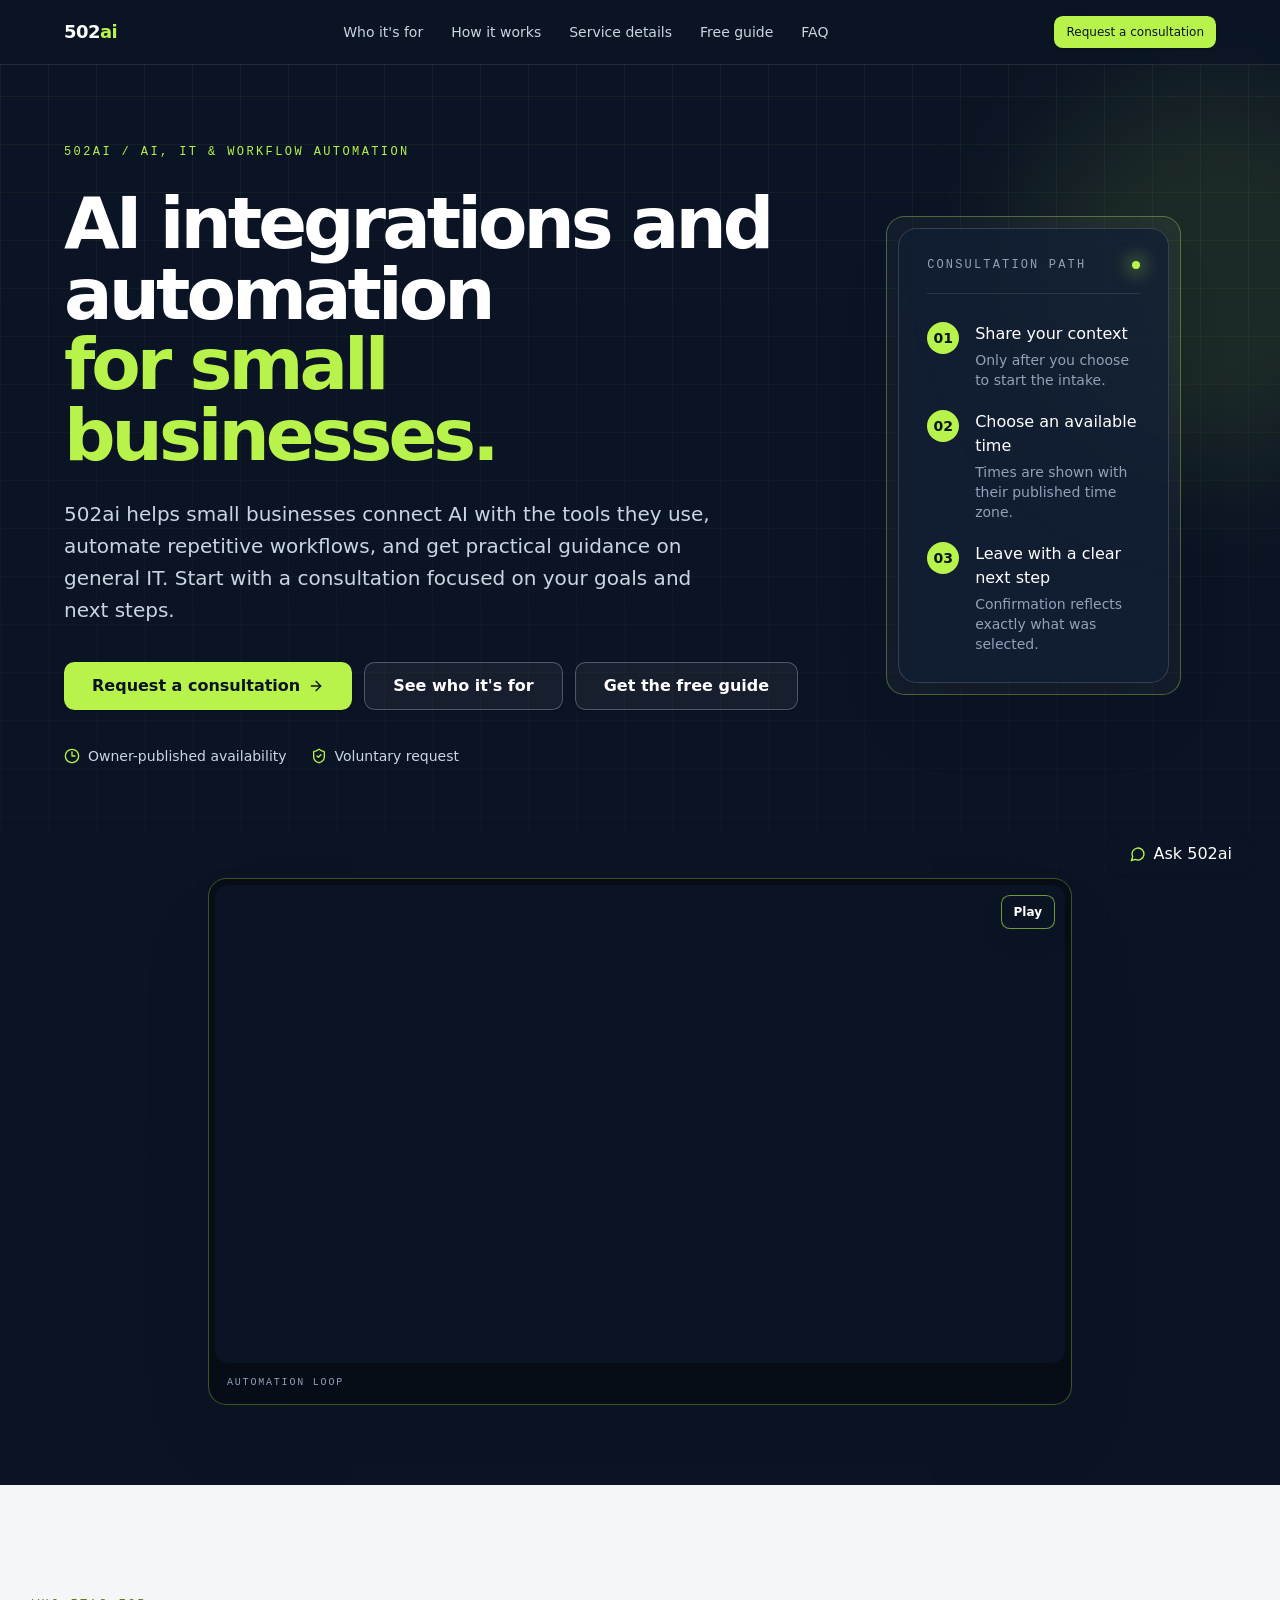
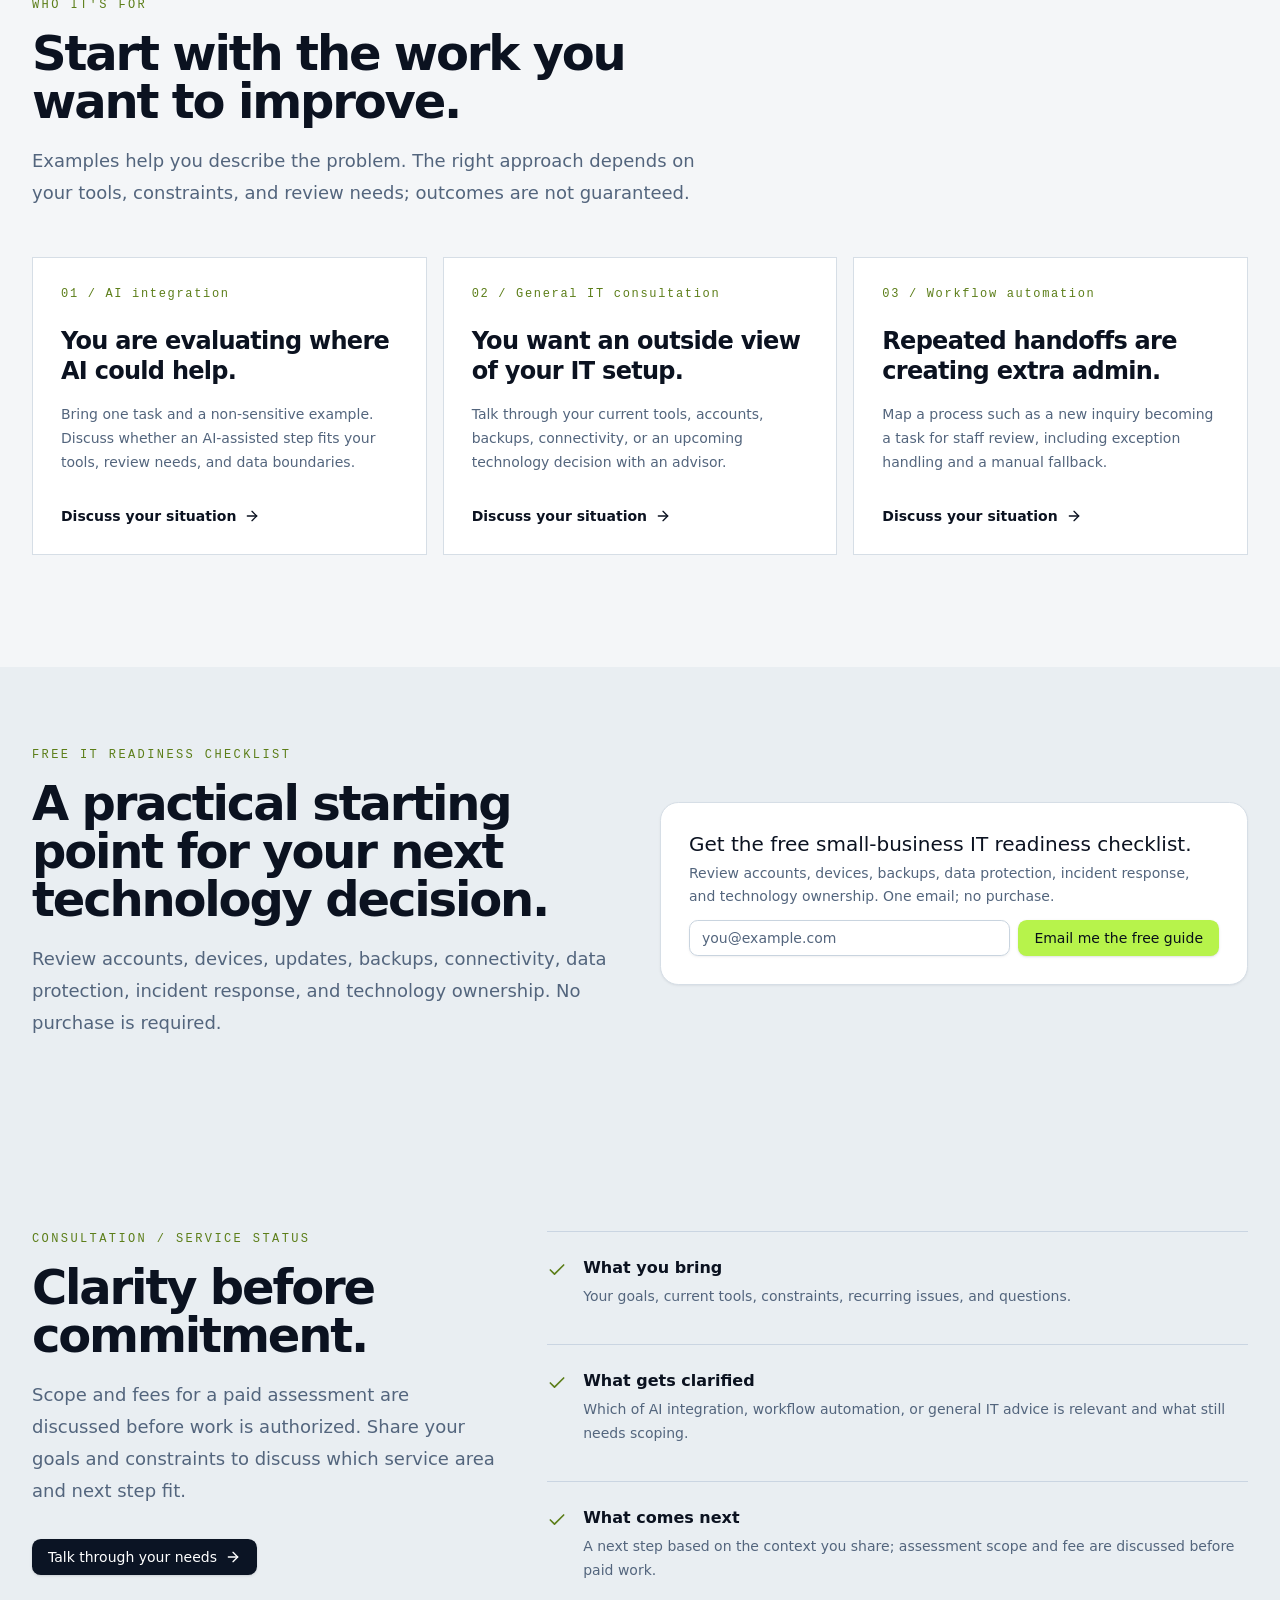
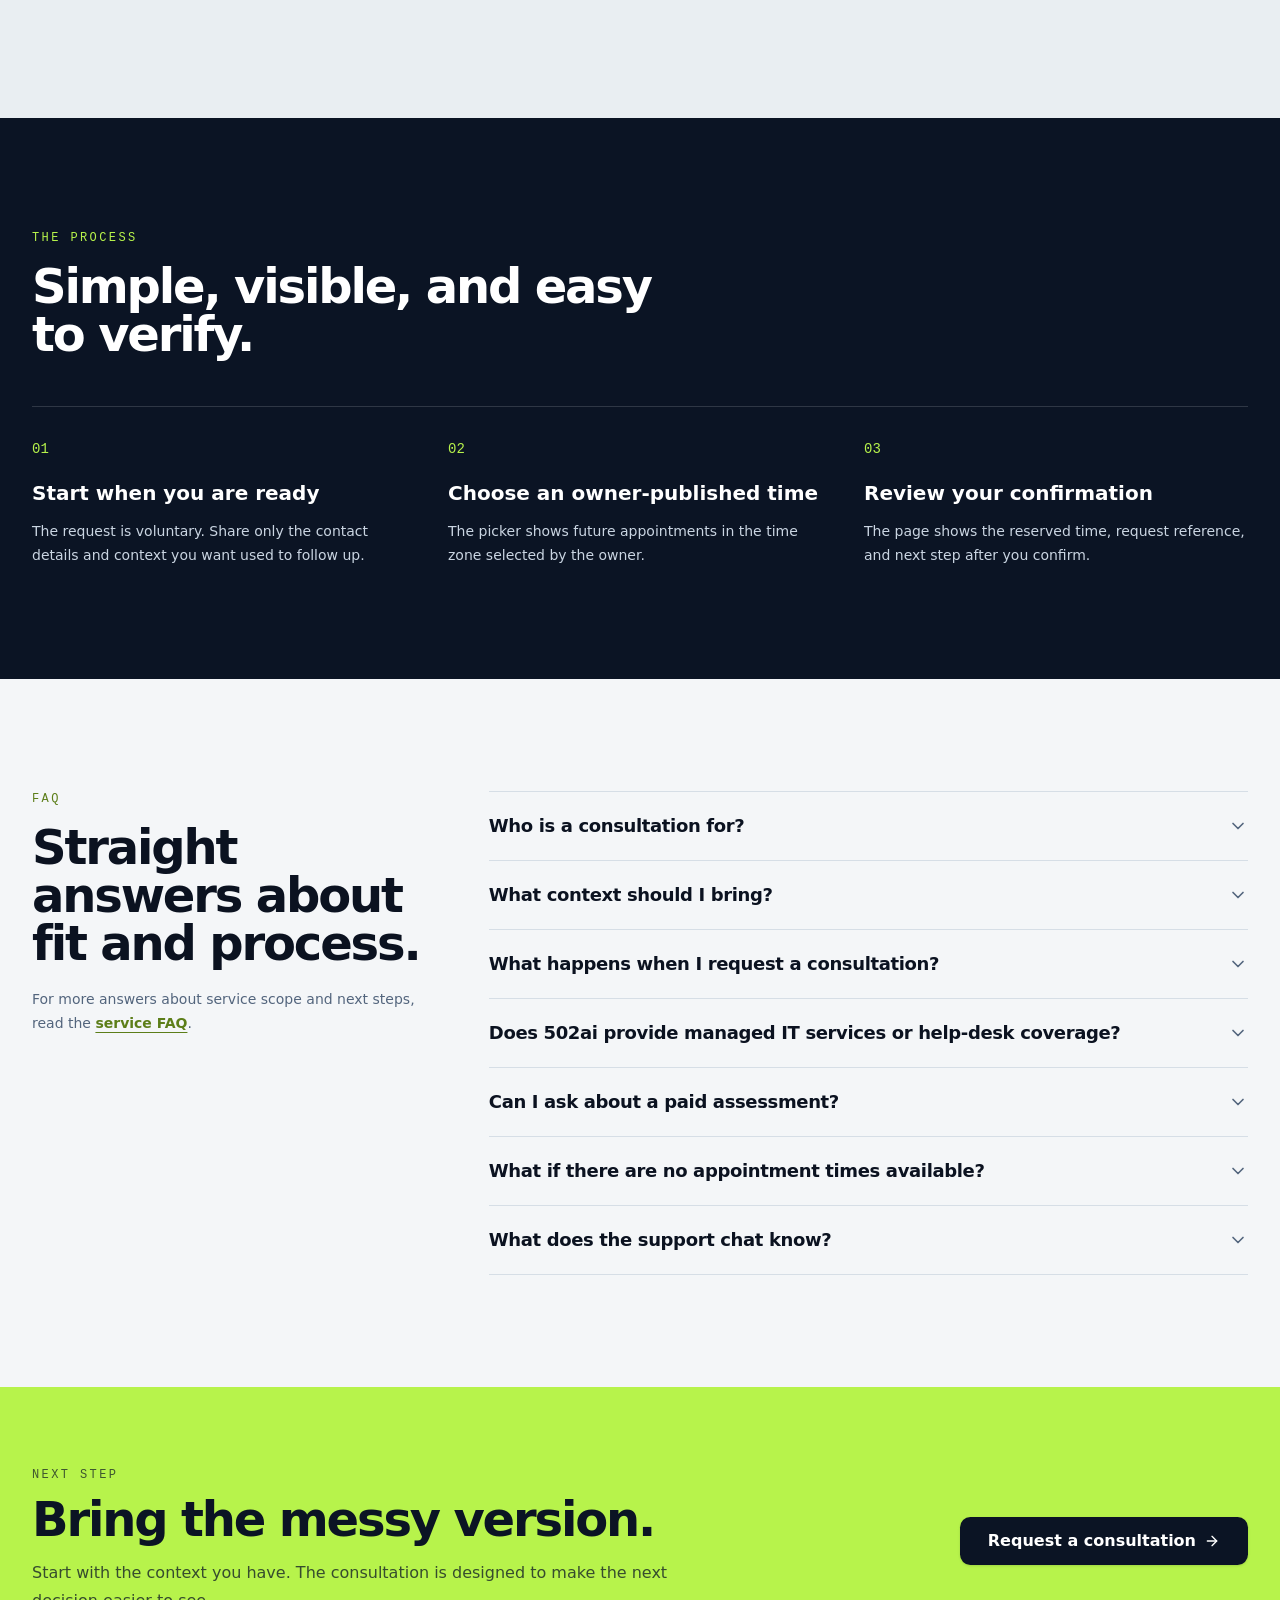
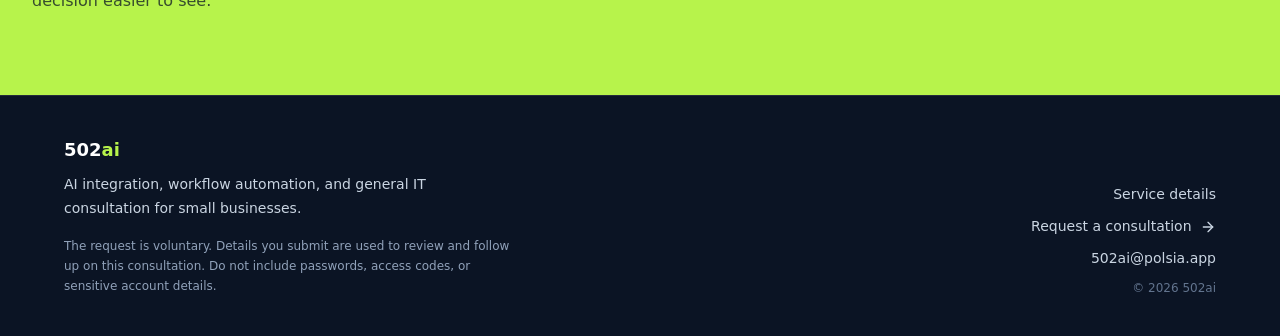
<file: index.html>
<!DOCTYPE html><html lang="en" dir="ltr"><head><meta charset="utf-8"><meta name="viewport" content="width=device-width, initial-scale=1"><link rel="stylesheet" href="_next/static/chunks/0__gtioi3s7lj.css" data-precedence="next"><link rel="preload" as="script" fetchpriority="low" href="_next/static/chunks/0fldi-4fgo6om.js"><script src="_next/static/chunks/0v95vu3h-w4fk.js" async=""></script><script src="_next/static/chunks/0lfxirqtvazlu.js" async=""></script><script src="_next/static/chunks/0l1_47-31-frg.js" async=""></script><script src="_next/static/chunks/0_~oc-q8md0.5.js" async=""></script><script src="_next/static/chunks/turbopack-06mkimn4y7oui.js" async=""></script><script src="_next/static/chunks/01xlw8hd842-c.js" async=""></script><script src="_next/static/chunks/00-csyj9a6t-x.js" async=""></script><script src="_next/static/chunks/0rse4l1ep731e.js" async=""></script><script src="_next/static/chunks/009zz1fhqhka-.js" async=""></script><script src="_next/static/chunks/12fk6u5hmqf47.js" async=""></script><script src="_next/static/chunks/0-q.mwi4mcrxv.js" async=""></script><script src="_next/static/chunks/0bn8dwyu2_uis.js" async=""></script><script src="_next/static/chunks/06d.wo8749jlh.js" async=""></script><script src="_next/static/chunks/0~isg1e2u99oy.js" async=""></script><script src="_next/static/chunks/054f8407ooxnb.js" async=""></script><script src="_next/static/chunks/0ojf.-gmc4uyp.js" async=""></script><script src="_next/static/chunks/0a0m3w8spjua4.js" async=""></script><meta name="next-size-adjust" content=""><meta name="theme-color" content="#0b1424"><title>502ai</title><meta name="description" content="Managed IT services from MuncyTech-Solutions for growing businesses."><meta name="application-name" content="502ai"><link rel="manifest" href="/manifest.webmanifest"><meta name="keywords" content="AI integration,workflow automation,IT consultation,small business,502ai"><meta property="og:title" content="502ai"><meta property="og:description" content="AI integration, workflow automation, and general IT consulting for small businesses."><meta property="og:site_name" content="502ai"><meta property="og:image" content="https://502ai.polsia.io/opengraph-image?c0b9ade84d631092"><meta property="og:image:type" content="image/png"><meta property="og:image:width" content="1200"><meta property="og:image:height" content="630"><meta property="og:image:alt" content="502ai"><meta property="og:type" content="website"><meta name="twitter:card" content="summary_large_image"><meta name="twitter:title" content="502ai"><meta name="twitter:description" content="AI integration, workflow automation, and general IT consulting for small businesses."><meta name="twitter:image" content="https://502ai.polsia.io/opengraph-image?c0b9ade84d631092"><meta name="twitter:image:alt" content="502ai"><meta name="twitter:image:type" content="image/png"><meta name="twitter:image:width" content="1200"><meta name="twitter:image:height" content="630"><link rel="icon" href="/icon.svg?icon.0nr6n2ke7qc_d.svg" sizes="any" type="image/svg+xml"><script src="_next/static/chunks/03~yq9q893hmn.js" nomodule=""></script></head><body class="min-h-screen bg-background font-body text-foreground antialiased"><div hidden=""><!--$--><!--/$--></div><script>((a,b,c,d,e,f,g,h)=>{let i=document.documentElement,j=["light","dark"];function k(b){var c;(Array.isArray(a)?a:[a]).forEach(a=>{let c="class"===a,d=c&&f?e.map(a=>f[a]||a):e;c?(i.classList.remove(...d),i.classList.add(f&&f[b]?f[b]:b)):i.setAttribute(a,b)}),c=b,h&&j.includes(c)&&(i.style.colorScheme=c)}if(d)k(d);else try{let a=localStorage.getItem(b)||c,d=g&&"system"===a?window.matchMedia("(prefers-color-scheme: dark)").matches?"dark":"light":a;k(d)}catch(a){}})("class","theme","system",null,["light","dark"],null,true,true)</script><div class="displayfont_ef4580e2-module__H3jTgG__variable monofont_17b3faa7-module__HdOs8W__variable"><div class="bg-background"><header class="absolute inset-x-0 top-0 z-20 border-b border-white/10 bg-navy/80 text-white backdrop-blur"><div class="mx-auto flex h-16 max-w-[76rem] items-center justify-between gap-6 px-5 sm:px-8"><a class="lime-focus text-lg font-semibold tracking-[-0.03em]" href="/">502<span class="text-lime">ai</span></a><nav aria-label="Main" class="hidden items-center gap-7 text-sm text-slate-300 md:flex"><a class="lime-focus transition-colors hover:text-white" href="#paths">Who it's for</a><a class="lime-focus transition-colors hover:text-white" href="#process">How it works</a><a class="lime-focus transition-colors hover:text-white" href="/services">Service details</a><a class="lime-focus transition-colors hover:text-white" href="#free-guide">Free guide</a><a class="lime-focus transition-colors hover:text-white" href="#faq">FAQ</a></nav><a class="inline-flex items-center justify-center gap-2 whitespace-nowrap font-medium transition-all focus-visible:outline-none focus-visible:ring-2 focus-visible:ring-ring focus-visible:ring-offset-2 focus-visible:ring-offset-background disabled:pointer-events-none disabled:opacity-50 [&amp;_svg]:pointer-events-none [&amp;_svg]:size-4 [&amp;_svg]:shrink-0 shadow hover:shadow-md active:translate-y-px h-8 rounded-md px-3 text-xs bg-lime text-navy hover:bg-lime/90" href="/consultation">Request a consultation</a></div></header><main><section class="relative overflow-hidden bg-navy text-white"><div class="marketing-grid pointer-events-none absolute inset-0 opacity-70"></div><div class="pointer-events-none absolute -right-32 top-20 size-96 rounded-full bg-lime/10 blur-3xl"></div><div class="relative mx-auto grid min-h-[680px] max-w-[76rem] items-center gap-14 px-5 pb-20 pt-36 sm:px-8 lg:grid-cols-[1.08fr_0.92fr] lg:gap-20 lg:pb-28"><div class="max-w-3xl"><p class="mb-7 font-mono text-xs uppercase tracking-[0.2em] text-lime">502ai / AI, IT &amp; workflow automation</p><h1 class="max-w-4xl text-5xl font-semibold leading-[0.98] tracking-[-0.055em] sm:text-7xl">AI integrations and automation<span class="block text-lime">for small businesses.</span></h1><p class="mt-7 max-w-2xl text-lg leading-8 text-slate-300 sm:text-xl">502ai helps small businesses connect AI with the tools they use, automate repetitive workflows, and get practical guidance on general IT. Start with a consultation focused on your goals and next steps.</p><div class="mt-9 flex flex-col gap-3 sm:flex-row"><a class="inline-flex items-center justify-center gap-2 whitespace-nowrap transition-all focus-visible:outline-none focus-visible:ring-2 focus-visible:ring-ring focus-visible:ring-offset-2 focus-visible:ring-offset-background disabled:pointer-events-none disabled:opacity-50 [&amp;_svg]:pointer-events-none [&amp;_svg]:size-4 [&amp;_svg]:shrink-0 shadow hover:shadow-md active:translate-y-px h-12 rounded-lg px-7 text-base font-semibold bg-lime text-navy hover:bg-lime/90" href="/consultation">Request a consultation <svg xmlns="http://www.w3.org/2000/svg" width="24" height="24" viewBox="0 0 24 24" fill="none" stroke="currentColor" stroke-width="2" stroke-linecap="round" stroke-linejoin="round" class="lucide lucide-arrow-right" aria-hidden="true"><path d="M5 12h14"></path><path d="m12 5 7 7-7 7"></path></svg></a><a class="inline-flex items-center justify-center gap-2 whitespace-nowrap transition-all focus-visible:outline-none focus-visible:ring-2 focus-visible:ring-ring focus-visible:ring-offset-2 focus-visible:ring-offset-background disabled:pointer-events-none disabled:opacity-50 [&amp;_svg]:pointer-events-none [&amp;_svg]:size-4 [&amp;_svg]:shrink-0 border shadow-sm h-12 rounded-lg px-7 text-base font-semibold border-white/25 bg-white/5 text-white hover:bg-white/10 hover:text-white" href="#paths">See who it's for</a><a class="inline-flex items-center justify-center gap-2 whitespace-nowrap transition-all focus-visible:outline-none focus-visible:ring-2 focus-visible:ring-ring focus-visible:ring-offset-2 focus-visible:ring-offset-background disabled:pointer-events-none disabled:opacity-50 [&amp;_svg]:pointer-events-none [&amp;_svg]:size-4 [&amp;_svg]:shrink-0 border shadow-sm h-12 rounded-lg px-7 text-base font-semibold border-white/25 bg-white/5 text-white hover:bg-white/10 hover:text-white" href="#free-guide">Get the free guide</a></div><div class="mt-9 flex flex-wrap gap-x-6 gap-y-3 text-sm text-slate-300"><span class="inline-flex items-center gap-2"><svg xmlns="http://www.w3.org/2000/svg" width="24" height="24" viewBox="0 0 24 24" fill="none" stroke="currentColor" stroke-width="2" stroke-linecap="round" stroke-linejoin="round" class="lucide lucide-clock3 lucide-clock-3 size-4 text-lime" aria-hidden="true"><circle cx="12" cy="12" r="10"></circle><polyline points="12 6 12 12 16.5 12"></polyline></svg> Owner-published availability</span><span class="inline-flex items-center gap-2"><svg xmlns="http://www.w3.org/2000/svg" width="24" height="24" viewBox="0 0 24 24" fill="none" stroke="currentColor" stroke-width="2" stroke-linecap="round" stroke-linejoin="round" class="lucide lucide-shield-check size-4 text-lime" aria-hidden="true"><path d="M20 13c0 5-3.5 7.5-7.66 8.95a1 1 0 0 1-.67-.01C7.5 20.5 4 18 4 13V6a1 1 0 0 1 1-1c2 0 4.5-1.2 6.24-2.72a1.17 1.17 0 0 1 1.52 0C14.51 3.81 17 5 19 5a1 1 0 0 1 1 1z"></path><path d="m9 12 2 2 4-4"></path></svg> Voluntary request</span></div></div><div class="relative w-full max-w-[34rem] justify-self-center lg:justify-self-end"><div class="absolute inset-2 rounded-2xl border border-lime/35 bg-white/[0.04]"></div><div class="relative mx-3 my-4 rounded-2xl border border-white/15 bg-navy-soft/80 p-5 shadow-2xl sm:mx-5 sm:my-5 sm:p-7"><div class="flex items-center justify-between border-b border-white/10 pb-5"><span class="font-mono text-xs uppercase tracking-[0.18em] text-slate-400">Consultation path</span><span class="size-2 rounded-full bg-lime shadow-[0_0_18px_4px_rgb(183_243_75_/_0.45)]"></span></div><div class="space-y-5 pt-7"><div class="flex items-start gap-4"><span class="flex size-8 shrink-0 items-center justify-center rounded-full bg-lime text-sm font-semibold text-navy">0<!-- -->1</span><div class="min-w-0"><p class="font-medium leading-6 text-white">Share your context</p><p class="mt-1 text-sm leading-5 text-slate-400">Only after you choose to start the intake.</p></div></div><div class="flex items-start gap-4"><span class="flex size-8 shrink-0 items-center justify-center rounded-full bg-lime text-sm font-semibold text-navy">0<!-- -->2</span><div class="min-w-0"><p class="font-medium leading-6 text-white">Choose an available time</p><p class="mt-1 text-sm leading-5 text-slate-400">Times are shown with their published time zone.</p></div></div><div class="flex items-start gap-4"><span class="flex size-8 shrink-0 items-center justify-center rounded-full bg-lime text-sm font-semibold text-navy">0<!-- -->3</span><div class="min-w-0"><p class="font-medium leading-6 text-white">Leave with a clear next step</p><p class="mt-1 text-sm leading-5 text-slate-400">Confirmation reflects exactly what was selected.</p></div></div></div></div></div></div><div class="relative mx-auto w-full max-w-[76rem] px-5 pb-16 sm:px-8 sm:pb-20"><figure class="relative mx-auto w-full max-w-[54rem] overflow-hidden rounded-2xl border border-lime/30 bg-[#070d17] p-1.5 shadow-2xl"><video aria-label="502ai automation loop animation" class="block aspect-video w-full rounded-xl bg-navy object-contain" data-restart-interval-ms="7000" muted="" playsinline="" preload="auto"><source src="company_241554/uploads/a7c2d1de-75b8-4713-8589-98a587da8fe0.mp4" type="video/mp4"></video><button type="button" aria-label="Play automation animation" aria-pressed="false" class="lime-focus absolute right-4 top-4 rounded-md border border-lime/60 bg-navy/90 px-3 py-2 text-xs font-semibold text-white shadow-lg backdrop-blur transition-colors hover:bg-navy">Play</button><figcaption class="px-3 pb-2 pt-3 font-mono text-[10px] uppercase tracking-[0.18em] text-slate-400">Automation loop</figcaption></figure></div></section><section id="paths" class="bg-background px-5 py-20 sm:px-8 sm:py-28"><div class="mx-auto max-w-[76rem]"><div class="max-w-2xl"><p class="font-mono text-xs uppercase tracking-[0.2em] text-brand-700">Who it's for</p><h2 class="mt-4 text-4xl font-semibold tracking-[-0.045em] text-foreground sm:text-5xl">Start with the work you want to improve.</h2><p class="mt-5 text-lg leading-8 text-muted-foreground">Examples help you describe the problem. The right approach depends on your tools, constraints, and review needs; outcomes are not guaranteed.</p></div><div class="mt-12 grid gap-4 lg:grid-cols-3"><article class="group flex min-h-64 flex-col justify-between border border-border bg-card p-7 transition-colors hover:border-brand-500/60"><div><p class="font-mono text-xs tracking-[0.14em] text-brand-700">01 / AI integration</p><h3 class="mt-6 text-2xl font-semibold leading-tight tracking-[-0.03em]">You are evaluating where AI could help.</h3><p class="mt-4 text-sm leading-6 text-muted-foreground">Bring one task and a non-sensitive example. Discuss whether an AI-assisted step fits your tools, review needs, and data boundaries.</p></div><a class="lime-focus mt-8 inline-flex items-center gap-2 text-sm font-semibold text-foreground" href="/consultation">Discuss your situation<!-- --> <svg xmlns="http://www.w3.org/2000/svg" width="24" height="24" viewBox="0 0 24 24" fill="none" stroke="currentColor" stroke-width="2" stroke-linecap="round" stroke-linejoin="round" class="lucide lucide-arrow-right size-4 transition-transform group-hover:translate-x-1" aria-hidden="true"><path d="M5 12h14"></path><path d="m12 5 7 7-7 7"></path></svg></a></article><article class="group flex min-h-64 flex-col justify-between border border-border bg-card p-7 transition-colors hover:border-brand-500/60"><div><p class="font-mono text-xs tracking-[0.14em] text-brand-700">02 / General IT consultation</p><h3 class="mt-6 text-2xl font-semibold leading-tight tracking-[-0.03em]">You want an outside view of your IT setup.</h3><p class="mt-4 text-sm leading-6 text-muted-foreground">Talk through your current tools, accounts, backups, connectivity, or an upcoming technology decision with an advisor.</p></div><a class="lime-focus mt-8 inline-flex items-center gap-2 text-sm font-semibold text-foreground" href="/consultation">Discuss your situation<!-- --> <svg xmlns="http://www.w3.org/2000/svg" width="24" height="24" viewBox="0 0 24 24" fill="none" stroke="currentColor" stroke-width="2" stroke-linecap="round" stroke-linejoin="round" class="lucide lucide-arrow-right size-4 transition-transform group-hover:translate-x-1" aria-hidden="true"><path d="M5 12h14"></path><path d="m12 5 7 7-7 7"></path></svg></a></article><article class="group flex min-h-64 flex-col justify-between border border-border bg-card p-7 transition-colors hover:border-brand-500/60"><div><p class="font-mono text-xs tracking-[0.14em] text-brand-700">03 / Workflow automation</p><h3 class="mt-6 text-2xl font-semibold leading-tight tracking-[-0.03em]">Repeated handoffs are creating extra admin.</h3><p class="mt-4 text-sm leading-6 text-muted-foreground">Map a process such as a new inquiry becoming a task for staff review, including exception handling and a manual fallback.</p></div><a class="lime-focus mt-8 inline-flex items-center gap-2 text-sm font-semibold text-foreground" href="/consultation">Discuss your situation<!-- --> <svg xmlns="http://www.w3.org/2000/svg" width="24" height="24" viewBox="0 0 24 24" fill="none" stroke="currentColor" stroke-width="2" stroke-linecap="round" stroke-linejoin="round" class="lucide lucide-arrow-right size-4 transition-transform group-hover:translate-x-1" aria-hidden="true"><path d="M5 12h14"></path><path d="m12 5 7 7-7 7"></path></svg></a></article></div></div></section><section id="free-guide" class="bg-[#e9eef2] px-5 py-16 sm:px-8 sm:py-20"><div class="mx-auto grid max-w-[76rem] gap-10 lg:grid-cols-[1fr_1fr] lg:items-center"><div class="max-w-2xl"><p class="font-mono text-xs uppercase tracking-[0.2em] text-brand-700">Free IT readiness checklist</p><h2 class="mt-4 text-4xl font-semibold tracking-[-0.045em] text-foreground sm:text-5xl">A practical starting point for your next technology decision.</h2><p class="mt-5 text-lg leading-8 text-muted-foreground">Review accounts, devices, updates, backups, connectivity, data protection, incident response, and technology ownership. No purchase is required.</p></div><div class="rounded-2xl border border-border bg-card p-5 shadow-sm sm:p-7"><div class="flex flex-col gap-3"><div class="flex flex-col gap-1"><p class="font-display text-xl text-foreground leading-snug">Get the free small-business IT readiness checklist.</p><p class="text-small text-muted-foreground leading-relaxed">Review accounts, devices, backups, data protection, incident response, and technology ownership. One email; no purchase.</p></div><form novalidate="" class="flex flex-col gap-2 sm:flex-row sm:items-start sm:gap-2" action="https://intel-n8n/webhook/502ai-guide" method="POST"><div class="flex-1 space-y-1"><input type="email" class="flex w-full rounded-md border border-input bg-transparent px-3 py-1 text-base shadow-sm transition-colors file:border-0 file:bg-transparent file:text-sm file:font-medium file:text-foreground placeholder:text-muted-foreground focus-visible:outline-none focus-visible:ring-1 focus-visible:ring-ring disabled:cursor-not-allowed disabled:opacity-50 md:text-sm h-9" inputmode="email" autocomplete="email" placeholder="you@example.com" aria-label="Email address" id="_R_f6qnpf9lb_-form-item" aria-describedby="_R_f6qnpf9lb_-form-item-description" aria-invalid="false" name="email" value=""></div><button class="inline-flex items-center justify-center gap-2 whitespace-nowrap rounded-md text-sm font-medium transition-all focus-visible:outline-none focus-visible:ring-2 focus-visible:ring-ring focus-visible:ring-offset-2 focus-visible:ring-offset-background disabled:pointer-events-none disabled:opacity-50 [&amp;_svg]:pointer-events-none [&amp;_svg]:size-4 [&amp;_svg]:shrink-0 bg-primary text-primary-foreground shadow hover:bg-primary/90 hover:shadow-md active:translate-y-px h-9 px-4 py-2 sm:w-auto w-full" type="submit"><span>Email me the free guide</span></button></form></div></div></div></section><section class="bg-[#e9eef2] px-5 py-20 sm:px-8 sm:py-28"><div class="mx-auto grid max-w-[76rem] gap-12 lg:grid-cols-[0.8fr_1.2fr] lg:items-start"><div><p class="font-mono text-xs uppercase tracking-[0.2em] text-brand-700">Consultation / service status</p><h2 class="mt-4 text-4xl font-semibold tracking-[-0.045em] text-foreground sm:text-5xl">Clarity before commitment.</h2><p class="mt-5 text-lg leading-8 text-muted-foreground">Scope and fees for a paid assessment are discussed before work is authorized. Share your goals and constraints to discuss which service area and next step fit.</p><a class="inline-flex items-center justify-center gap-2 whitespace-nowrap rounded-md text-sm font-medium transition-all focus-visible:outline-none focus-visible:ring-2 focus-visible:ring-ring focus-visible:ring-offset-2 focus-visible:ring-offset-background disabled:pointer-events-none disabled:opacity-50 [&amp;_svg]:pointer-events-none [&amp;_svg]:size-4 [&amp;_svg]:shrink-0 shadow hover:shadow-md active:translate-y-px h-9 px-4 py-2 mt-8 bg-navy text-white hover:bg-navy-soft" href="/consultation">Talk through your needs <svg xmlns="http://www.w3.org/2000/svg" width="24" height="24" viewBox="0 0 24 24" fill="none" stroke="currentColor" stroke-width="2" stroke-linecap="round" stroke-linejoin="round" class="lucide lucide-arrow-right" aria-hidden="true"><path d="M5 12h14"></path><path d="m12 5 7 7-7 7"></path></svg></a></div><div class="grid gap-3"><div class="flex gap-4 border-t border-slate-300 py-6"><svg xmlns="http://www.w3.org/2000/svg" width="24" height="24" viewBox="0 0 24 24" fill="none" stroke="currentColor" stroke-width="2" stroke-linecap="round" stroke-linejoin="round" class="lucide lucide-check mt-1 size-5 shrink-0 text-brand-700" aria-hidden="true"><path d="M20 6 9 17l-5-5"></path></svg><div><h3 class="font-semibold text-foreground">What you bring</h3><p class="mt-1 text-sm leading-6 text-muted-foreground">Your goals, current tools, constraints, recurring issues, and questions.</p></div></div><div class="flex gap-4 border-t border-slate-300 py-6"><svg xmlns="http://www.w3.org/2000/svg" width="24" height="24" viewBox="0 0 24 24" fill="none" stroke="currentColor" stroke-width="2" stroke-linecap="round" stroke-linejoin="round" class="lucide lucide-check mt-1 size-5 shrink-0 text-brand-700" aria-hidden="true"><path d="M20 6 9 17l-5-5"></path></svg><div><h3 class="font-semibold text-foreground">What gets clarified</h3><p class="mt-1 text-sm leading-6 text-muted-foreground">Which of AI integration, workflow automation, or general IT advice is relevant and what still needs scoping.</p></div></div><div class="flex gap-4 border-t border-slate-300 py-6"><svg xmlns="http://www.w3.org/2000/svg" width="24" height="24" viewBox="0 0 24 24" fill="none" stroke="currentColor" stroke-width="2" stroke-linecap="round" stroke-linejoin="round" class="lucide lucide-check mt-1 size-5 shrink-0 text-brand-700" aria-hidden="true"><path d="M20 6 9 17l-5-5"></path></svg><div><h3 class="font-semibold text-foreground">What comes next</h3><p class="mt-1 text-sm leading-6 text-muted-foreground">A next step based on the context you share; assessment scope and fee are discussed before paid work.</p></div></div></div></div></section><section id="process" class="bg-navy px-5 py-20 text-white sm:px-8 sm:py-28"><div class="mx-auto max-w-[76rem]"><div class="max-w-2xl"><p class="font-mono text-xs uppercase tracking-[0.2em] text-lime">The process</p><h2 class="mt-4 text-4xl font-semibold tracking-[-0.045em] sm:text-5xl">Simple, visible, and easy to verify.</h2></div><div class="mt-12 grid gap-8 border-t border-white/15 pt-8 md:grid-cols-3"><div><p class="font-mono text-sm text-lime">01</p><h3 class="mt-5 text-xl font-semibold">Start when you are ready</h3><p class="mt-3 text-sm leading-6 text-slate-300">The request is voluntary. Share only the contact details and context you want used to follow up.</p></div><div><p class="font-mono text-sm text-lime">02</p><h3 class="mt-5 text-xl font-semibold">Choose an owner-published time</h3><p class="mt-3 text-sm leading-6 text-slate-300">The picker shows future appointments in the time zone selected by the owner.</p></div><div><p class="font-mono text-sm text-lime">03</p><h3 class="mt-5 text-xl font-semibold">Review your confirmation</h3><p class="mt-3 text-sm leading-6 text-slate-300">The page shows the reserved time, request reference, and next step after you confirm.</p></div></div></div></section><section id="faq" class="bg-background px-5 py-20 sm:px-8 sm:py-28"><div class="mx-auto grid max-w-[76rem] gap-12 lg:grid-cols-[0.7fr_1.3fr]"><div><p class="font-mono text-xs uppercase tracking-[0.2em] text-brand-700">FAQ</p><h2 class="mt-4 text-4xl font-semibold tracking-[-0.045em] sm:text-5xl">Straight answers about fit and process.</h2><p class="mt-5 max-w-md text-sm leading-6 text-muted-foreground">For more answers about service scope and next steps, read the<!-- --> <a class="lime-focus font-semibold text-brand-700 underline underline-offset-4" href="/faq">service FAQ</a>.</p></div><div class="divide-y divide-border border-y border-border"><details class="group py-5"><summary class="flex cursor-pointer list-none items-center justify-between gap-5 text-lg font-semibold tracking-[-0.02em] marker:hidden">Who is a consultation for?<svg xmlns="http://www.w3.org/2000/svg" width="24" height="24" viewBox="0 0 24 24" fill="none" stroke="currentColor" stroke-width="2" stroke-linecap="round" stroke-linejoin="round" class="lucide lucide-chevron-down size-5 shrink-0 text-muted-foreground transition-transform group-open:rotate-180" aria-hidden="true"><path d="m6 9 6 6 6-6"></path></svg></summary><p class="max-w-2xl pt-4 text-sm leading-7 text-muted-foreground">It is for small-business owners exploring AI integration, workflow automation, or general IT advice.</p></details><details class="group py-5"><summary class="flex cursor-pointer list-none items-center justify-between gap-5 text-lg font-semibold tracking-[-0.02em] marker:hidden">What context should I bring?<svg xmlns="http://www.w3.org/2000/svg" width="24" height="24" viewBox="0 0 24 24" fill="none" stroke="currentColor" stroke-width="2" stroke-linecap="round" stroke-linejoin="round" class="lucide lucide-chevron-down size-5 shrink-0 text-muted-foreground transition-transform group-open:rotate-180" aria-hidden="true"><path d="m6 9 6 6 6-6"></path></svg></summary><p class="max-w-2xl pt-4 text-sm leading-7 text-muted-foreground">Your goal, current tools, one example of the task or issue, constraints, and questions are useful. A short summary is enough; do not share passwords or sensitive records.</p></details><details class="group py-5"><summary class="flex cursor-pointer list-none items-center justify-between gap-5 text-lg font-semibold tracking-[-0.02em] marker:hidden">What happens when I request a consultation?<svg xmlns="http://www.w3.org/2000/svg" width="24" height="24" viewBox="0 0 24 24" fill="none" stroke="currentColor" stroke-width="2" stroke-linecap="round" stroke-linejoin="round" class="lucide lucide-chevron-down size-5 shrink-0 text-muted-foreground transition-transform group-open:rotate-180" aria-hidden="true"><path d="m6 9 6 6 6-6"></path></svg></summary><p class="max-w-2xl pt-4 text-sm leading-7 text-muted-foreground">You choose what context to submit, then select a future owner-published appointment time if one is available. After you confirm, the page shows the reserved time, request reference, and next step.</p></details><details class="group py-5"><summary class="flex cursor-pointer list-none items-center justify-between gap-5 text-lg font-semibold tracking-[-0.02em] marker:hidden">Does 502ai provide managed IT services or help-desk coverage?<svg xmlns="http://www.w3.org/2000/svg" width="24" height="24" viewBox="0 0 24 24" fill="none" stroke="currentColor" stroke-width="2" stroke-linecap="round" stroke-linejoin="round" class="lucide lucide-chevron-down size-5 shrink-0 text-muted-foreground transition-transform group-open:rotate-180" aria-hidden="true"><path d="m6 9 6 6 6-6"></path></svg></summary><p class="max-w-2xl pt-4 text-sm leading-7 text-muted-foreground">No. 502ai offers general IT consultation and advisory work, but does not manage a company’s IT department or provide ongoing managed services or help-desk coverage.</p></details><details class="group py-5"><summary class="flex cursor-pointer list-none items-center justify-between gap-5 text-lg font-semibold tracking-[-0.02em] marker:hidden">Can I ask about a paid assessment?<svg xmlns="http://www.w3.org/2000/svg" width="24" height="24" viewBox="0 0 24 24" fill="none" stroke="currentColor" stroke-width="2" stroke-linecap="round" stroke-linejoin="round" class="lucide lucide-chevron-down size-5 shrink-0 text-muted-foreground transition-transform group-open:rotate-180" aria-hidden="true"><path d="m6 9 6 6 6-6"></path></svg></summary><p class="max-w-2xl pt-4 text-sm leading-7 text-muted-foreground">Yes. Request a consultation or email 502ai@polsia.app to discuss a paid assessment. Ask for the proposed scope and fee before authorizing work; no fixed price is stated here.</p></details><details class="group py-5"><summary class="flex cursor-pointer list-none items-center justify-between gap-5 text-lg font-semibold tracking-[-0.02em] marker:hidden">What if there are no appointment times available?<svg xmlns="http://www.w3.org/2000/svg" width="24" height="24" viewBox="0 0 24 24" fill="none" stroke="currentColor" stroke-width="2" stroke-linecap="round" stroke-linejoin="round" class="lucide lucide-chevron-down size-5 shrink-0 text-muted-foreground transition-transform group-open:rotate-180" aria-hidden="true"><path d="m6 9 6 6 6-6"></path></svg></summary><p class="max-w-2xl pt-4 text-sm leading-7 text-muted-foreground">The consultation page will say when no owner-published times are available. You can still email 502ai at 502ai@polsia.app to ask about the next step.</p></details><details class="group py-5"><summary class="flex cursor-pointer list-none items-center justify-between gap-5 text-lg font-semibold tracking-[-0.02em] marker:hidden">What does the support chat know?<svg xmlns="http://www.w3.org/2000/svg" width="24" height="24" viewBox="0 0 24 24" fill="none" stroke="currentColor" stroke-width="2" stroke-linecap="round" stroke-linejoin="round" class="lucide lucide-chevron-down size-5 shrink-0 text-muted-foreground transition-transform group-open:rotate-180" aria-hidden="true"><path d="m6 9 6 6 6-6"></path></svg></summary><p class="max-w-2xl pt-4 text-sm leading-7 text-muted-foreground">It can explain the published consultation process and the situations described on this page. It should not invent services, prices, guarantees, testimonials, or appointment times.</p></details></div></div></section><section class="bg-lime px-5 py-16 sm:px-8 sm:py-20"><div class="mx-auto flex max-w-[76rem] flex-col gap-7 md:flex-row md:items-center md:justify-between"><div class="max-w-2xl"><p class="font-mono text-xs uppercase tracking-[0.2em] text-navy/70">Next step</p><h2 class="mt-3 text-4xl font-semibold tracking-[-0.045em] text-navy sm:text-5xl">Bring the messy version.</h2><p class="mt-4 text-base leading-7 text-navy/75">Start with the context you have. The consultation is designed to make the next decision easier to see.</p></div><a class="inline-flex items-center justify-center gap-2 whitespace-nowrap transition-all focus-visible:outline-none focus-visible:ring-2 focus-visible:ring-ring focus-visible:ring-offset-2 focus-visible:ring-offset-background disabled:pointer-events-none disabled:opacity-50 [&amp;_svg]:pointer-events-none [&amp;_svg]:size-4 [&amp;_svg]:shrink-0 shadow hover:shadow-md active:translate-y-px h-12 rounded-lg px-7 text-base font-semibold shrink-0 bg-navy text-white hover:bg-navy-soft" href="/consultation">Request a consultation <svg xmlns="http://www.w3.org/2000/svg" width="24" height="24" viewBox="0 0 24 24" fill="none" stroke="currentColor" stroke-width="2" stroke-linecap="round" stroke-linejoin="round" class="lucide lucide-arrow-right" aria-hidden="true"><path d="M5 12h14"></path><path d="m12 5 7 7-7 7"></path></svg></a></div></section></main><div class="fixed bottom-4 right-4 z-50 flex flex-col items-end gap-3 sm:bottom-6 sm:right-6"><button class="inline-flex items-center justify-center gap-2 whitespace-nowrap font-medium transition-all focus-visible:outline-none focus-visible:ring-2 focus-visible:ring-ring focus-visible:ring-offset-2 focus-visible:ring-offset-background disabled:pointer-events-none disabled:opacity-50 [&amp;_svg]:pointer-events-none [&amp;_svg]:size-4 [&amp;_svg]:shrink-0 shadow hover:shadow-md active:translate-y-px h-11 px-6 text-base chat-launcher rounded-full bg-navy text-white hover:bg-navy-soft" type="button" aria-label="Open 502ai support chat"><svg xmlns="http://www.w3.org/2000/svg" width="24" height="24" viewBox="0 0 24 24" fill="none" stroke="currentColor" stroke-width="2" stroke-linecap="round" stroke-linejoin="round" class="lucide lucide-message-circle size-5 text-lime" aria-hidden="true"><path d="M7.9 20A9 9 0 1 0 4 16.1L2 22Z"></path></svg><span class="hidden sm:inline">Ask 502ai</span></button></div><footer class="border-t border-white/10 bg-navy text-slate-300"><div class="mx-auto grid max-w-[76rem] gap-8 px-5 py-10 sm:px-8 md:grid-cols-[1fr_auto] md:items-end"><div><p class="text-lg font-semibold text-white">502<span class="text-lime">ai</span></p><p class="mt-2 max-w-md text-sm leading-6">AI integration, workflow automation, and general IT consultation for small businesses.</p><p id="privacy-note" class="mt-4 max-w-md text-xs leading-5 text-slate-400">The request is voluntary. Details you submit are used to review and follow up on this consultation. Do not include passwords, access codes, or sensitive account details.</p></div><div class="flex flex-col gap-3 text-sm md:items-end"><a class="lime-focus hover:text-white" href="/services">Service details</a><a class="lime-focus hover:text-white" href="/consultation">Request a consultation <svg xmlns="http://www.w3.org/2000/svg" width="24" height="24" viewBox="0 0 24 24" fill="none" stroke="currentColor" stroke-width="2" stroke-linecap="round" stroke-linejoin="round" class="lucide lucide-arrow-right ml-1 inline size-4" aria-hidden="true"><path d="M5 12h14"></path><path d="m12 5 7 7-7 7"></path></svg></a><a class="lime-focus hover:text-white" href="mailto:502ai@polsia.app">502ai@polsia.app</a><p class="text-xs text-slate-500">© <!-- -->2026<!-- --> 502ai</p></div></div></footer></div><!--$--><!--/$--><section aria-label="Notifications alt+T" tabindex="-1" aria-live="polite" aria-relevant="additions text" aria-atomic="false"></section></div><script src="_next/static/chunks/0fldi-4fgo6om.js" id="_R_" async=""></script><script>(self.__next_f=self.__next_f||[]).push([0])</script><script>self.__next_f.push([1,"1:\"$Sreact.fragment\"\n3:I[39756,[\"/_next/static/chunks/01xlw8hd842-c.js\",\"/_next/static/chunks/00-csyj9a6t-x.js\"],\"default\"]\n4:I[37457,[\"/_next/static/chunks/01xlw8hd842-c.js\",\"/_next/static/chunks/00-csyj9a6t-x.js\"],\"default\"]\n5:I[22016,[\"/_next/static/chunks/0rse4l1ep731e.js\",\"/_next/static/chunks/009zz1fhqhka-.js\",\"/_next/static/chunks/12fk6u5hmqf47.js\",\"/_next/static/chunks/0-q.mwi4mcrxv.js\",\"/_next/static/chunks/0bn8dwyu2_uis.js\",\"/_next/static/chunks/06d.wo8749jlh.js\",\"/_next/static/chunks/0~isg1e2u99oy.js\",\"/_next/static/chunks/054f8407ooxnb.js\"],\"\"]\nd:I[63491,[\"/_next/static/chunks/0rse4l1ep731e.js\",\"/_next/static/chunks/009zz1fhqhka-.js\",\"/_next/static/chunks/12fk6u5hmqf47.js\",\"/_next/static/chunks/0-q.mwi4mcrxv.js\",\"/_next/static/chunks/0bn8dwyu2_uis.js\",\"/_next/static/chunks/06d.wo8749jlh.js\",\"/_next/static/chunks/0~isg1e2u99oy.js\",\"/_next/static/chunks/0ojf.-gmc4uyp.js\"],\"default\"]\n1a:I[46180,[\"/_next/static/chunks/0rse4l1ep731e.js\",\"/_next/static/chunks/009zz1fhqhka-.js\",\"/_next/static/chunks/12fk6u5hmqf47.js\",\"/_next/static/chunks/0-q.mwi4mcrxv.js\",\"/_next/static/chunks/0bn8dwyu2_uis.js\",\"/_next/static/chunks/06d.wo8749jlh.js\",\"/_next/static/chunks/0~isg1e2u99oy.js\",\"/_next/static/chunks/054f8407ooxnb.js\"],\"SalesSupportChat\"]\n1b:I[97367,[\"/_next/static/chunks/01xlw8hd842-c.js\",\"/_next/static/chunks/00-csyj9a6t-x.js\"],\"OutletBoundary\"]\n1c:\"$Sreact.suspense\"\n1f:I[97367,[\"/_next/static/chunks/01xlw8hd842-c.js\",\"/_next/static/chunks/00-csyj9a6t-x.js\"],\"ViewportBoundary\"]\n21:I[97367,[\"/_next/static/chunks/01xlw8hd842-c.js\",\"/_next/static/chunks/00-csyj9a6t-x.js\"],\"MetadataBoundary\"]\n23:I[35576,[\"/_next/static/chunks/0rse4l1ep731e.js\",\"/_next/static/chunks/009zz1fhqhka-.js\",\"/_next/static/chunks/12fk6u5hmqf47.js\",\"/_next/static/chunks/0-q.mwi4mcrxv.js\",\"/_next/static/chunks/0bn8dwyu2_uis.js\",\"/_next/static/chunks/06d.wo8749jlh.js\",\"/_next/static/chunks/0~isg1e2u99oy.js\",\"/_next/static/chunks/054f8407ooxnb.js\"],\"AutomationLoopVideo\"]\n25:I[87384,[\"/_next/static/chunks/0rse4l1ep731e.js\",\"/_next/static/chunks/009zz1fhqhka-.js\",\"/_next/static/chunks/12fk6u5hmqf47.js\",\"/_next/static/chunks/0-q.mwi4mcrxv.js\",\"/_next/static/chunks/0bn8dwyu2_uis.js\",\"/_next/static/chunks/06d.wo8749jlh.js\",\"/_next/static/chunks/0~isg1e2u99oy.js\",\"/_next/static/chunks/054f8407ooxnb.js\"],\"EmailLeadMagnetForm\"]\n2b:I[27423,[\"/_next/static/chunks/0rse4l1ep731e.js\",\"/_next/static/chunks/009zz1fhqhka-.js\",\"/_next/static/chunks/12fk6u5hmqf47.js\",\"/_next/static/chunks/0-q.mwi4mcrxv.js\",\"/_next/static/chunks/0bn8dwyu2_uis.js\",\"/_next/static/chunks/06d.wo8749jlh.js\",\"/_next/static/chunks/0~isg1e2u99oy.js\"],\"ThemeProvider\"]\n2c:I[1661,[\"/_next/static/chunks/0rse4l1ep731e.js\",\"/_next/static/chunks/009zz1fhqhka-.js\",\"/_next/static/chunks/12fk6u5hmqf47.js\",\"/_next/static/chunks/0-q.mwi4mcrxv.js\",\"/_next/static/chunks/0bn8dwyu2_uis.js\",\"/_next/static/chunks/06d.wo8749jlh.js\",\"/_next/static/chunks/0~isg1e2u99oy.js\"],\"AppProviders\"]\n2d:I[37823,[\"/_next/static/chunks/0rse4l1ep731e.js\",\"/_next/static/chunks/009zz1fhqhka-.js\",\"/_next/static/chunks/12fk6u5hmqf47.js\",\"/_next/static/chunks/0-q.mwi4mcrxv.js\",\"/_next/static/chunks/0bn8dwyu2_uis.js\",\"/_next/static/chunks/06d.wo8749jlh.js\",\"/_next/static/chunks/0~isg1e2u99oy.js\"],\"SiteNav\"]\n2e:I[58298,[\"/_next/static/chunks/0rse4l1ep731e.js\",\"/_next/static/chunks/009zz1fhqhka-.js\",\"/_next/static/chunks/12fk6u5hmqf47.js\",\"/_next/static/chunks/0-q.mwi4mcrxv.js\",\"/_next/static/chunks/0bn8dwyu2_uis.js\",\"/_next/static/chunks/06d.wo8749jlh.js\",\"/_next/static/chunks/0~isg1e2u99oy.js\",\"/_next/static/chunks/0a0m3w8spjua4.js\"],\"default\"]\n2f:I[37823,[\"/_next/static/chunks/0rse4l1ep731e.js\",\"/_next/static/chunks/009zz1fhqhka-.js\",\"/_next/static/chunks/12fk6u5hmqf47.js\",\"/_next/static/chunks/0-q.mwi4mcrxv.js\",\"/_next/static/chunks/0bn8dwyu2_uis.js\",\"/_next/static/chunks/06d.wo8749jlh.js\",\"/_next/static/chunks/0~isg1e2u99oy.js\"],\"SiteFooter\"]\n30:I[13354,[\"/_next/static/chunks/0rse4l1ep731e.js\",\"/_next/static/chunks/009zz1fhqhka-.js\",\"/_next/static/chunks/12fk6u5hmqf47.js\",\"/_next/static/chunks/0-q.mwi4mcrxv.js\",\"/_next/static/chunks"])</script><script>self.__next_f.push([1,"/0bn8dwyu2_uis.js\",\"/_next/static/chunks/06d.wo8749jlh.js\",\"/_next/static/chunks/0~isg1e2u99oy.js\"],\"Toaster\"]\n31:I[34137,[\"/_next/static/chunks/0rse4l1ep731e.js\",\"/_next/static/chunks/009zz1fhqhka-.js\",\"/_next/static/chunks/12fk6u5hmqf47.js\",\"/_next/static/chunks/0-q.mwi4mcrxv.js\",\"/_next/static/chunks/0bn8dwyu2_uis.js\",\"/_next/static/chunks/06d.wo8749jlh.js\",\"/_next/static/chunks/0~isg1e2u99oy.js\"],\"GlobalMounts\"]\n32:I[27395,[\"/_next/static/chunks/0rse4l1ep731e.js\",\"/_next/static/chunks/009zz1fhqhka-.js\",\"/_next/static/chunks/12fk6u5hmqf47.js\",\"/_next/static/chunks/0-q.mwi4mcrxv.js\",\"/_next/static/chunks/0bn8dwyu2_uis.js\",\"/_next/static/chunks/06d.wo8749jlh.js\",\"/_next/static/chunks/0~isg1e2u99oy.js\"],\"PolsiaAnalytics\"]\n33:I[27201,[\"/_next/static/chunks/01xlw8hd842-c.js\",\"/_next/static/chunks/00-csyj9a6t-x.js\"],\"IconMark\"]\n:HL[\"/_next/static/chunks/0__gtioi3s7lj.css\",\"style\"]\n:HL[\"/_next/static/media/inter_latin-s.p.055ydel_y7o6i.woff2\",\"font\",{\"crossOrigin\":\"\",\"type\":\"font/woff2\"}]\n:HL[\"/_next/static/media/jetbrains_mono_latin-s.p.00dknja6u8ss-.woff2\",\"font\",{\"crossOrigin\":\"\",\"type\":\"font/woff2\"}]\n"])</script><script>self.__next_f.push([1,"6:[\"$\",\"main\",null,{\"children\":[[\"$\",\"section\",null,{\"className\":\"relative overflow-hidden bg-navy text-white\",\"children\":[[\"$\",\"div\",null,{\"className\":\"marketing-grid pointer-events-none absolute inset-0 opacity-70\"}],[\"$\",\"div\",null,{\"className\":\"pointer-events-none absolute -right-32 top-20 size-96 rounded-full bg-lime/10 blur-3xl\"}],[\"$\",\"div\",null,{\"className\":\"relative mx-auto grid min-h-[680px] max-w-[76rem] items-center gap-14 px-5 pb-20 pt-36 sm:px-8 lg:grid-cols-[1.08fr_0.92fr] lg:gap-20 lg:pb-28\",\"children\":[[\"$\",\"div\",null,{\"className\":\"max-w-3xl\",\"children\":[[\"$\",\"p\",null,{\"className\":\"mb-7 font-mono text-xs uppercase tracking-[0.2em] text-lime\",\"children\":\"502ai / AI, IT \u0026 workflow automation\"}],[\"$\",\"h1\",null,{\"className\":\"max-w-4xl text-5xl font-semibold leading-[0.98] tracking-[-0.055em] sm:text-7xl\",\"children\":[\"AI integrations and automation\",[\"$\",\"span\",null,{\"className\":\"block text-lime\",\"children\":\"for small businesses.\"}]]}],[\"$\",\"p\",null,{\"className\":\"mt-7 max-w-2xl text-lg leading-8 text-slate-300 sm:text-xl\",\"children\":\"502ai helps small businesses connect AI with the tools they use, automate repetitive workflows, and get practical guidance on general IT. Start with a consultation focused on your goals and next steps.\"}],[\"$\",\"div\",null,{\"className\":\"mt-9 flex flex-col gap-3 sm:flex-row\",\"children\":[[\"$\",\"$L5\",null,{\"href\":\"/consultation\",\"children\":[\"Request a consultation \",[\"$\",\"svg\",null,{\"ref\":\"$undefined\",\"xmlns\":\"http://www.w3.org/2000/svg\",\"width\":24,\"height\":24,\"viewBox\":\"0 0 24 24\",\"fill\":\"none\",\"stroke\":\"currentColor\",\"strokeWidth\":2,\"strokeLinecap\":\"round\",\"strokeLinejoin\":\"round\",\"className\":\"lucide lucide-arrow-right\",\"aria-hidden\":\"true\",\"children\":[[\"$\",\"path\",\"1ays0h\",{\"d\":\"M5 12h14\"}],[\"$\",\"path\",\"xquz4c\",{\"d\":\"m12 5 7 7-7 7\"}],\"$undefined\"]}]],\"className\":\"inline-flex items-center justify-center gap-2 whitespace-nowrap transition-all focus-visible:outline-none focus-visible:ring-2 focus-visible:ring-ring focus-visible:ring-offset-2 focus-visible:ring-offset-background disabled:pointer-events-none disabled:opacity-50 [\u0026_svg]:pointer-events-none [\u0026_svg]:size-4 [\u0026_svg]:shrink-0 shadow hover:shadow-md active:translate-y-px h-12 rounded-lg px-7 text-base font-semibold bg-lime text-navy hover:bg-lime/90\",\"ref\":null}],[\"$\",\"$L5\",null,{\"href\":\"#paths\",\"children\":\"See who it's for\",\"className\":\"inline-flex items-center justify-center gap-2 whitespace-nowrap transition-all focus-visible:outline-none focus-visible:ring-2 focus-visible:ring-ring focus-visible:ring-offset-2 focus-visible:ring-offset-background disabled:pointer-events-none disabled:opacity-50 [\u0026_svg]:pointer-events-none [\u0026_svg]:size-4 [\u0026_svg]:shrink-0 border shadow-sm h-12 rounded-lg px-7 text-base font-semibold border-white/25 bg-white/5 text-white hover:bg-white/10 hover:text-white\",\"ref\":null}],[\"$\",\"$L5\",null,{\"href\":\"#free-guide\",\"children\":\"Get the free guide\",\"className\":\"inline-flex items-center justify-center gap-2 whitespace-nowrap transition-all focus-visible:outline-none focus-visible:ring-2 focus-visible:ring-ring focus-visible:ring-offset-2 focus-visible:ring-offset-background disabled:pointer-events-none disabled:opacity-50 [\u0026_svg]:pointer-events-none [\u0026_svg]:size-4 [\u0026_svg]:shrink-0 border shadow-sm h-12 rounded-lg px-7 text-base font-semibold border-white/25 bg-white/5 text-white hover:bg-white/10 hover:text-white\",\"ref\":null}]]}],[\"$\",\"div\",null,{\"className\":\"mt-9 flex flex-wrap gap-x-6 gap-y-3 text-sm text-slate-300\",\"children\":[[\"$\",\"span\",null,{\"className\":\"inline-flex items-center gap-2\",\"children\":[[\"$\",\"svg\",null,{\"ref\":\"$undefined\",\"xmlns\":\"http://www.w3.org/2000/svg\",\"width\":24,\"height\":24,\"viewBox\":\"0 0 24 24\",\"fill\":\"none\",\"stroke\":\"currentColor\",\"strokeWidth\":2,\"strokeLinecap\":\"round\",\"strokeLinejoin\":\"round\",\"className\":\"lucide lucide-clock3 lucide-clock-3 size-4 text-lime\",\"aria-hidden\":\"true\",\"children\":[\"$Lf\",\"$L10\",\"$undefined\"]}],\" Owner-published availability\"]}],\"$L11\"]}]]}],\"$L12\"]}],\"$L13\"]}],\"$L14\",\"$L15\",\"$L16\",\"$L17\",\"$L18\",\"$L19\"]}]\n"])</script><script>self.__next_f.push([1,"7:[\"$\",\"$L1a\",null,{}]\n"])</script><script>self.__next_f.push([1,"9:[\"$\",\"script\",\"script-0\",{\"src\":\"/_next/static/chunks/054f8407ooxnb.js\",\"async\":true,\"nonce\":\"$undefined\"}]\na:[\"$\",\"$L1b\",null,{\"children\":[\"$\",\"$1c\",null,{\"name\":\"Next.MetadataOutlet\",\"children\":\"$@1d\"}]}]\n1e:[]\nb:\"$W1e\"\nc:[\"$\",\"$1\",\"h\",{\"children\":[null,[\"$\",\"$L1f\",null,{\"children\":\"$L20\"}],[\"$\",\"div\",null,{\"hidden\":true,\"children\":[\"$\",\"$L21\",null,{\"children\":[\"$\",\"$1c\",null,{\"name\":\"Next.Metadata\",\"children\":\"$L22\"}]}]}],[\"$\",\"meta\",null,{\"name\":\"next-size-adjust\",\"content\":\"\"}]]}]\ne:[\"$\",\"link\",\"0\",{\"rel\":\"stylesheet\",\"href\":\"/_next/static/chunks/0__gtioi3s7lj.css\",\"precedence\":\"next\",\"crossOrigin\":\"$undefined\",\"nonce\":\"$undefined\"}]\nf:[\"$\",\"circle\",\"1mglay\",{\"cx\":\"12\",\"cy\":\"12\",\"r\":\"10\"}]\n10:[\"$\",\"polyline\",\"1aq6pp\",{\"points\":\"12 6 12 12 16.5 12\"}]\n11:[\"$\",\"span\",null,{\"className\":\"inline-flex items-center gap-2\",\"children\":[[\"$\",\"svg\",null,{\"ref\":\"$undefined\",\"xmlns\":\"http://www.w3.org/2000/svg\",\"width\":24,\"height\":24,\"viewBox\":\"0 0 24 24\",\"fill\":\"none\",\"stroke\":\"currentColor\",\"strokeWidth\":2,\"strokeLinecap\":\"round\",\"strokeLinejoin\":\"round\",\"className\":\"lucide lucide-shield-check size-4 text-lime\",\"aria-hidden\":\"true\",\"children\":[[\"$\",\"path\",\"oel41y\",{\"d\":\"M20 13c0 5-3.5 7.5-7.66 8.95a1 1 0 0 1-.67-.01C7.5 20.5 4 18 4 13V6a1 1 0 0 1 1-1c2 0 4.5-1.2 6.24-2.72a1.17 1.17 0 0 1 1.52 0C14.51 3.81 17 5 19 5a1 1 0 0 1 1 1z\"}],[\"$\",\"path\",\"dzmm74\",{\"d\":\"m9 12 2 2 4-4\"}],\"$undefined\"]}],\" Voluntary request\"]}]\n"])</script><script>self.__next_f.push([1,"12:[\"$\",\"div\",null,{\"className\":\"relative w-full max-w-[34rem] justify-self-center lg:justify-self-end\",\"children\":[[\"$\",\"div\",null,{\"className\":\"absolute inset-2 rounded-2xl border border-lime/35 bg-white/[0.04]\"}],[\"$\",\"div\",null,{\"className\":\"relative mx-3 my-4 rounded-2xl border border-white/15 bg-navy-soft/80 p-5 shadow-2xl sm:mx-5 sm:my-5 sm:p-7\",\"children\":[[\"$\",\"div\",null,{\"className\":\"flex items-center justify-between border-b border-white/10 pb-5\",\"children\":[[\"$\",\"span\",null,{\"className\":\"font-mono text-xs uppercase tracking-[0.18em] text-slate-400\",\"children\":\"Consultation path\"}],[\"$\",\"span\",null,{\"className\":\"size-2 rounded-full bg-lime shadow-[0_0_18px_4px_rgb(183_243_75_/_0.45)]\"}]]}],[\"$\",\"div\",null,{\"className\":\"space-y-5 pt-7\",\"children\":[[\"$\",\"div\",\"Share your context\",{\"className\":\"flex items-start gap-4\",\"children\":[[\"$\",\"span\",null,{\"className\":\"flex size-8 shrink-0 items-center justify-center rounded-full bg-lime text-sm font-semibold text-navy\",\"children\":[\"0\",1]}],[\"$\",\"div\",null,{\"className\":\"min-w-0\",\"children\":[[\"$\",\"p\",null,{\"className\":\"font-medium leading-6 text-white\",\"children\":\"Share your context\"}],[\"$\",\"p\",null,{\"className\":\"mt-1 text-sm leading-5 text-slate-400\",\"children\":\"Only after you choose to start the intake.\"}]]}]]}],[\"$\",\"div\",\"Choose an available time\",{\"className\":\"flex items-start gap-4\",\"children\":[[\"$\",\"span\",null,{\"className\":\"flex size-8 shrink-0 items-center justify-center rounded-full bg-lime text-sm font-semibold text-navy\",\"children\":[\"0\",2]}],[\"$\",\"div\",null,{\"className\":\"min-w-0\",\"children\":[[\"$\",\"p\",null,{\"className\":\"font-medium leading-6 text-white\",\"children\":\"Choose an available time\"}],[\"$\",\"p\",null,{\"className\":\"mt-1 text-sm leading-5 text-slate-400\",\"children\":\"Times are shown with their published time zone.\"}]]}]]}],[\"$\",\"div\",\"Leave with a clear next step\",{\"className\":\"flex items-start gap-4\",\"children\":[[\"$\",\"span\",null,{\"className\":\"flex size-8 shrink-0 items-center justify-center rounded-full bg-lime text-sm font-semibold text-navy\",\"children\":[\"0\",3]}],[\"$\",\"div\",null,{\"className\":\"min-w-0\",\"children\":[[\"$\",\"p\",null,{\"className\":\"font-medium leading-6 text-white\",\"children\":\"Leave with a clear next step\"}],[\"$\",\"p\",null,{\"className\":\"mt-1 text-sm leading-5 text-slate-400\",\"children\":\"Confirmation reflects exactly what was selected.\"}]]}]]}]]}]]}]]}]\n"])</script><script>self.__next_f.push([1,"13:[\"$\",\"div\",null,{\"className\":\"relative mx-auto w-full max-w-[76rem] px-5 pb-16 sm:px-8 sm:pb-20\",\"children\":[\"$\",\"$L23\",null,{}]}]\n"])</script><script>self.__next_f.push([1,"14:[\"$\",\"section\",null,{\"id\":\"paths\",\"className\":\"bg-background px-5 py-20 sm:px-8 sm:py-28\",\"children\":[\"$\",\"div\",null,{\"className\":\"mx-auto max-w-[76rem]\",\"children\":[[\"$\",\"div\",null,{\"className\":\"max-w-2xl\",\"children\":[[\"$\",\"p\",null,{\"className\":\"font-mono text-xs uppercase tracking-[0.2em] text-brand-700\",\"children\":\"Who it's for\"}],[\"$\",\"h2\",null,{\"className\":\"mt-4 text-4xl font-semibold tracking-[-0.045em] text-foreground sm:text-5xl\",\"children\":\"Start with the work you want to improve.\"}],[\"$\",\"p\",null,{\"className\":\"mt-5 text-lg leading-8 text-muted-foreground\",\"children\":\"Examples help you describe the problem. The right approach depends on your tools, constraints, and review needs; outcomes are not guaranteed.\"}]]}],[\"$\",\"div\",null,{\"className\":\"mt-12 grid gap-4 lg:grid-cols-3\",\"children\":[[\"$\",\"article\",\"01 / AI integration\",{\"className\":\"group flex min-h-64 flex-col justify-between border border-border bg-card p-7 transition-colors hover:border-brand-500/60\",\"children\":[[\"$\",\"div\",null,{\"children\":[[\"$\",\"p\",null,{\"className\":\"font-mono text-xs tracking-[0.14em] text-brand-700\",\"children\":\"01 / AI integration\"}],[\"$\",\"h3\",null,{\"className\":\"mt-6 text-2xl font-semibold leading-tight tracking-[-0.03em]\",\"children\":\"You are evaluating where AI could help.\"}],[\"$\",\"p\",null,{\"className\":\"mt-4 text-sm leading-6 text-muted-foreground\",\"children\":\"Bring one task and a non-sensitive example. Discuss whether an AI-assisted step fits your tools, review needs, and data boundaries.\"}]]}],[\"$\",\"$L5\",null,{\"href\":\"/consultation\",\"className\":\"lime-focus mt-8 inline-flex items-center gap-2 text-sm font-semibold text-foreground\",\"children\":[\"Discuss your situation\",\" \",[\"$\",\"svg\",null,{\"ref\":\"$undefined\",\"xmlns\":\"http://www.w3.org/2000/svg\",\"width\":24,\"height\":24,\"viewBox\":\"0 0 24 24\",\"fill\":\"none\",\"stroke\":\"currentColor\",\"strokeWidth\":2,\"strokeLinecap\":\"round\",\"strokeLinejoin\":\"round\",\"className\":\"lucide lucide-arrow-right size-4 transition-transform group-hover:translate-x-1\",\"aria-hidden\":\"true\",\"children\":[[\"$\",\"path\",\"1ays0h\",{\"d\":\"M5 12h14\"}],[\"$\",\"path\",\"xquz4c\",{\"d\":\"m12 5 7 7-7 7\"}],\"$undefined\"]}]]}]]}],[\"$\",\"article\",\"02 / General IT consultation\",{\"className\":\"group flex min-h-64 flex-col justify-between border border-border bg-card p-7 transition-colors hover:border-brand-500/60\",\"children\":[[\"$\",\"div\",null,{\"children\":[[\"$\",\"p\",null,{\"className\":\"font-mono text-xs tracking-[0.14em] text-brand-700\",\"children\":\"02 / General IT consultation\"}],[\"$\",\"h3\",null,{\"className\":\"mt-6 text-2xl font-semibold leading-tight tracking-[-0.03em]\",\"children\":\"You want an outside view of your IT setup.\"}],[\"$\",\"p\",null,{\"className\":\"mt-4 text-sm leading-6 text-muted-foreground\",\"children\":\"Talk through your current tools, accounts, backups, connectivity, or an upcoming technology decision with an advisor.\"}]]}],[\"$\",\"$L5\",null,{\"href\":\"/consultation\",\"className\":\"lime-focus mt-8 inline-flex items-center gap-2 text-sm font-semibold text-foreground\",\"children\":[\"Discuss your situation\",\" \",[\"$\",\"svg\",null,{\"ref\":\"$undefined\",\"xmlns\":\"http://www.w3.org/2000/svg\",\"width\":24,\"height\":24,\"viewBox\":\"0 0 24 24\",\"fill\":\"none\",\"stroke\":\"currentColor\",\"strokeWidth\":2,\"strokeLinecap\":\"round\",\"strokeLinejoin\":\"round\",\"className\":\"lucide lucide-arrow-right size-4 transition-transform group-hover:translate-x-1\",\"aria-hidden\":\"true\",\"children\":[[\"$\",\"path\",\"1ays0h\",{\"d\":\"M5 12h14\"}],[\"$\",\"path\",\"xquz4c\",{\"d\":\"m12 5 7 7-7 7\"}],\"$undefined\"]}]]}]]}],[\"$\",\"article\",\"03 / Workflow automation\",{\"className\":\"group flex min-h-64 flex-col justify-between border border-border bg-card p-7 transition-colors hover:border-brand-500/60\",\"children\":[[\"$\",\"div\",null,{\"children\":[[\"$\",\"p\",null,{\"className\":\"font-mono text-xs tracking-[0.14em] text-brand-700\",\"children\":\"03 / Workflow automation\"}],[\"$\",\"h3\",null,{\"className\":\"mt-6 text-2xl font-semibold leading-tight tracking-[-0.03em]\",\"children\":\"Repeated handoffs are creating extra admin.\"}],[\"$\",\"p\",null,{\"className\":\"mt-4 text-sm leading-6 text-muted-foreground\",\"children\":\"Map a process such as a new inquiry becoming a task for staff review, including exception handling and a manual fallback.\"}]]}],\"$L24\"]}]]}]]}]}]\n"])</script><script>self.__next_f.push([1,"15:[\"$\",\"section\",null,{\"id\":\"free-guide\",\"className\":\"bg-[#e9eef2] px-5 py-16 sm:px-8 sm:py-20\",\"children\":[\"$\",\"div\",null,{\"className\":\"mx-auto grid max-w-[76rem] gap-10 lg:grid-cols-[1fr_1fr] lg:items-center\",\"children\":[[\"$\",\"div\",null,{\"className\":\"max-w-2xl\",\"children\":[[\"$\",\"p\",null,{\"className\":\"font-mono text-xs uppercase tracking-[0.2em] text-brand-700\",\"children\":\"Free IT readiness checklist\"}],[\"$\",\"h2\",null,{\"className\":\"mt-4 text-4xl font-semibold tracking-[-0.045em] text-foreground sm:text-5xl\",\"children\":\"A practical starting point for your next technology decision.\"}],[\"$\",\"p\",null,{\"className\":\"mt-5 text-lg leading-8 text-muted-foreground\",\"children\":\"Review accounts, devices, updates, backups, connectivity, data protection, incident response, and technology ownership. No purchase is required.\"}]]}],[\"$\",\"div\",null,{\"className\":\"rounded-2xl border border-border bg-card p-5 shadow-sm sm:p-7\",\"children\":[\"$\",\"$L25\",null,{\"variant\":\"inline\",\"source\":\"home-free-guide\"}]}]]}]}]\n"])</script><script>self.__next_f.push([1,"16:[\"$\",\"section\",null,{\"className\":\"bg-[#e9eef2] px-5 py-20 sm:px-8 sm:py-28\",\"children\":[\"$\",\"div\",null,{\"className\":\"mx-auto grid max-w-[76rem] gap-12 lg:grid-cols-[0.8fr_1.2fr] lg:items-start\",\"children\":[[\"$\",\"div\",null,{\"children\":[[\"$\",\"p\",null,{\"className\":\"font-mono text-xs uppercase tracking-[0.2em] text-brand-700\",\"children\":\"Consultation / service status\"}],[\"$\",\"h2\",null,{\"className\":\"mt-4 text-4xl font-semibold tracking-[-0.045em] text-foreground sm:text-5xl\",\"children\":\"Clarity before commitment.\"}],[\"$\",\"p\",null,{\"className\":\"mt-5 text-lg leading-8 text-muted-foreground\",\"children\":\"Scope and fees for a paid assessment are discussed before work is authorized. Share your goals and constraints to discuss which service area and next step fit.\"}],[\"$\",\"$L5\",null,{\"href\":\"/consultation\",\"children\":[\"Talk through your needs \",[\"$\",\"svg\",null,{\"ref\":\"$undefined\",\"xmlns\":\"http://www.w3.org/2000/svg\",\"width\":24,\"height\":24,\"viewBox\":\"0 0 24 24\",\"fill\":\"none\",\"stroke\":\"currentColor\",\"strokeWidth\":2,\"strokeLinecap\":\"round\",\"strokeLinejoin\":\"round\",\"className\":\"lucide lucide-arrow-right\",\"aria-hidden\":\"true\",\"children\":[[\"$\",\"path\",\"1ays0h\",{\"d\":\"M5 12h14\"}],[\"$\",\"path\",\"xquz4c\",{\"d\":\"m12 5 7 7-7 7\"}],\"$undefined\"]}]],\"className\":\"inline-flex items-center justify-center gap-2 whitespace-nowrap rounded-md text-sm font-medium transition-all focus-visible:outline-none focus-visible:ring-2 focus-visible:ring-ring focus-visible:ring-offset-2 focus-visible:ring-offset-background disabled:pointer-events-none disabled:opacity-50 [\u0026_svg]:pointer-events-none [\u0026_svg]:size-4 [\u0026_svg]:shrink-0 shadow hover:shadow-md active:translate-y-px h-9 px-4 py-2 mt-8 bg-navy text-white hover:bg-navy-soft\",\"ref\":null}]]}],[\"$\",\"div\",null,{\"className\":\"grid gap-3\",\"children\":[[\"$\",\"div\",\"What you bring\",{\"className\":\"flex gap-4 border-t border-slate-300 py-6\",\"children\":[[\"$\",\"svg\",null,{\"ref\":\"$undefined\",\"xmlns\":\"http://www.w3.org/2000/svg\",\"width\":24,\"height\":24,\"viewBox\":\"0 0 24 24\",\"fill\":\"none\",\"stroke\":\"currentColor\",\"strokeWidth\":2,\"strokeLinecap\":\"round\",\"strokeLinejoin\":\"round\",\"className\":\"lucide lucide-check mt-1 size-5 shrink-0 text-brand-700\",\"aria-hidden\":\"true\",\"children\":[[\"$\",\"path\",\"1gmf2c\",{\"d\":\"M20 6 9 17l-5-5\"}],\"$undefined\"]}],[\"$\",\"div\",null,{\"children\":[[\"$\",\"h3\",null,{\"className\":\"font-semibold text-foreground\",\"children\":\"What you bring\"}],[\"$\",\"p\",null,{\"className\":\"mt-1 text-sm leading-6 text-muted-foreground\",\"children\":\"Your goals, current tools, constraints, recurring issues, and questions.\"}]]}]]}],[\"$\",\"div\",\"What gets clarified\",{\"className\":\"flex gap-4 border-t border-slate-300 py-6\",\"children\":[[\"$\",\"svg\",null,{\"ref\":\"$undefined\",\"xmlns\":\"http://www.w3.org/2000/svg\",\"width\":24,\"height\":24,\"viewBox\":\"0 0 24 24\",\"fill\":\"none\",\"stroke\":\"currentColor\",\"strokeWidth\":2,\"strokeLinecap\":\"round\",\"strokeLinejoin\":\"round\",\"className\":\"lucide lucide-check mt-1 size-5 shrink-0 text-brand-700\",\"aria-hidden\":\"true\",\"children\":[[\"$\",\"path\",\"1gmf2c\",{\"d\":\"M20 6 9 17l-5-5\"}],\"$undefined\"]}],[\"$\",\"div\",null,{\"children\":[[\"$\",\"h3\",null,{\"className\":\"font-semibold text-foreground\",\"children\":\"What gets clarified\"}],[\"$\",\"p\",null,{\"className\":\"mt-1 text-sm leading-6 text-muted-foreground\",\"children\":\"Which of AI integration, workflow automation, or general IT advice is relevant and what still needs scoping.\"}]]}]]}],[\"$\",\"div\",\"What comes next\",{\"className\":\"flex gap-4 border-t border-slate-300 py-6\",\"children\":[[\"$\",\"svg\",null,{\"ref\":\"$undefined\",\"xmlns\":\"http://www.w3.org/2000/svg\",\"width\":24,\"height\":24,\"viewBox\":\"0 0 24 24\",\"fill\":\"none\",\"stroke\":\"currentColor\",\"strokeWidth\":2,\"strokeLinecap\":\"round\",\"strokeLinejoin\":\"round\",\"className\":\"lucide lucide-check mt-1 size-5 shrink-0 text-brand-700\",\"aria-hidden\":\"true\",\"children\":[[\"$\",\"path\",\"1gmf2c\",{\"d\":\"M20 6 9 17l-5-5\"}],\"$undefined\"]}],[\"$\",\"div\",null,{\"children\":[[\"$\",\"h3\",null,{\"className\":\"font-semibold text-foreground\",\"children\":\"What comes next\"}],[\"$\",\"p\",null,{\"className\":\"mt-1 text-sm leading-6 text-muted-foreground\",\"children\":\"A next step based on the context you share; assessment scope and fee are discussed before paid work.\"}]]}]]}]]}]]}]}]\n"])</script><script>self.__next_f.push([1,"17:[\"$\",\"section\",null,{\"id\":\"process\",\"className\":\"bg-navy px-5 py-20 text-white sm:px-8 sm:py-28\",\"children\":[\"$\",\"div\",null,{\"className\":\"mx-auto max-w-[76rem]\",\"children\":[[\"$\",\"div\",null,{\"className\":\"max-w-2xl\",\"children\":[[\"$\",\"p\",null,{\"className\":\"font-mono text-xs uppercase tracking-[0.2em] text-lime\",\"children\":\"The process\"}],[\"$\",\"h2\",null,{\"className\":\"mt-4 text-4xl font-semibold tracking-[-0.045em] sm:text-5xl\",\"children\":\"Simple, visible, and easy to verify.\"}]]}],[\"$\",\"div\",null,{\"className\":\"mt-12 grid gap-8 border-t border-white/15 pt-8 md:grid-cols-3\",\"children\":[[\"$\",\"div\",\"01\",{\"children\":[[\"$\",\"p\",null,{\"className\":\"font-mono text-sm text-lime\",\"children\":\"01\"}],[\"$\",\"h3\",null,{\"className\":\"mt-5 text-xl font-semibold\",\"children\":\"Start when you are ready\"}],[\"$\",\"p\",null,{\"className\":\"mt-3 text-sm leading-6 text-slate-300\",\"children\":\"The request is voluntary. Share only the contact details and context you want used to follow up.\"}]]}],[\"$\",\"div\",\"02\",{\"children\":[[\"$\",\"p\",null,{\"className\":\"font-mono text-sm text-lime\",\"children\":\"02\"}],[\"$\",\"h3\",null,{\"className\":\"mt-5 text-xl font-semibold\",\"children\":\"Choose an owner-published time\"}],[\"$\",\"p\",null,{\"className\":\"mt-3 text-sm leading-6 text-slate-300\",\"children\":\"The picker shows future appointments in the time zone selected by the owner.\"}]]}],[\"$\",\"div\",\"03\",{\"children\":[[\"$\",\"p\",null,{\"className\":\"font-mono text-sm text-lime\",\"children\":\"03\"}],[\"$\",\"h3\",null,{\"className\":\"mt-5 text-xl font-semibold\",\"children\":\"Review your confirmation\"}],[\"$\",\"p\",null,{\"className\":\"mt-3 text-sm leading-6 text-slate-300\",\"children\":\"The page shows the reserved time, request reference, and next step after you confirm.\"}]]}]]}]]}]}]\n"])</script><script>self.__next_f.push([1,"18:[\"$\",\"section\",null,{\"id\":\"faq\",\"className\":\"bg-background px-5 py-20 sm:px-8 sm:py-28\",\"children\":[\"$\",\"div\",null,{\"className\":\"mx-auto grid max-w-[76rem] gap-12 lg:grid-cols-[0.7fr_1.3fr]\",\"children\":[[\"$\",\"div\",null,{\"children\":[[\"$\",\"p\",null,{\"className\":\"font-mono text-xs uppercase tracking-[0.2em] text-brand-700\",\"children\":\"FAQ\"}],[\"$\",\"h2\",null,{\"className\":\"mt-4 text-4xl font-semibold tracking-[-0.045em] sm:text-5xl\",\"children\":\"Straight answers about fit and process.\"}],[\"$\",\"p\",null,{\"className\":\"mt-5 max-w-md text-sm leading-6 text-muted-foreground\",\"children\":[\"For more answers about service scope and next steps, read the\",\" \",[\"$\",\"$L5\",null,{\"className\":\"lime-focus font-semibold text-brand-700 underline underline-offset-4\",\"href\":\"/faq\",\"children\":\"service FAQ\"}],\".\"]}]]}],[\"$\",\"div\",null,{\"className\":\"divide-y divide-border border-y border-border\",\"children\":[[\"$\",\"details\",\"Who is a consultation for?\",{\"className\":\"group py-5\",\"children\":[[\"$\",\"summary\",null,{\"className\":\"flex cursor-pointer list-none items-center justify-between gap-5 text-lg font-semibold tracking-[-0.02em] marker:hidden\",\"children\":[\"Who is a consultation for?\",[\"$\",\"svg\",null,{\"ref\":\"$undefined\",\"xmlns\":\"http://www.w3.org/2000/svg\",\"width\":24,\"height\":24,\"viewBox\":\"0 0 24 24\",\"fill\":\"none\",\"stroke\":\"currentColor\",\"strokeWidth\":2,\"strokeLinecap\":\"round\",\"strokeLinejoin\":\"round\",\"className\":\"lucide lucide-chevron-down size-5 shrink-0 text-muted-foreground transition-transform group-open:rotate-180\",\"aria-hidden\":\"true\",\"children\":[[\"$\",\"path\",\"qrunsl\",{\"d\":\"m6 9 6 6 6-6\"}],\"$undefined\"]}]]}],[\"$\",\"p\",null,{\"className\":\"max-w-2xl pt-4 text-sm leading-7 text-muted-foreground\",\"children\":\"It is for small-business owners exploring AI integration, workflow automation, or general IT advice.\"}]]}],[\"$\",\"details\",\"What context should I bring?\",{\"className\":\"group py-5\",\"children\":[[\"$\",\"summary\",null,{\"className\":\"flex cursor-pointer list-none items-center justify-between gap-5 text-lg font-semibold tracking-[-0.02em] marker:hidden\",\"children\":[\"What context should I bring?\",[\"$\",\"svg\",null,{\"ref\":\"$undefined\",\"xmlns\":\"http://www.w3.org/2000/svg\",\"width\":24,\"height\":24,\"viewBox\":\"0 0 24 24\",\"fill\":\"none\",\"stroke\":\"currentColor\",\"strokeWidth\":2,\"strokeLinecap\":\"round\",\"strokeLinejoin\":\"round\",\"className\":\"lucide lucide-chevron-down size-5 shrink-0 text-muted-foreground transition-transform group-open:rotate-180\",\"aria-hidden\":\"true\",\"children\":[[\"$\",\"path\",\"qrunsl\",{\"d\":\"m6 9 6 6 6-6\"}],\"$undefined\"]}]]}],[\"$\",\"p\",null,{\"className\":\"max-w-2xl pt-4 text-sm leading-7 text-muted-foreground\",\"children\":\"Your goal, current tools, one example of the task or issue, constraints, and questions are useful. A short summary is enough; do not share passwords or sensitive records.\"}]]}],[\"$\",\"details\",\"What happens when I request a consultation?\",{\"className\":\"group py-5\",\"children\":[[\"$\",\"summary\",null,{\"className\":\"flex cursor-pointer list-none items-center justify-between gap-5 text-lg font-semibold tracking-[-0.02em] marker:hidden\",\"children\":[\"What happens when I request a consultation?\",[\"$\",\"svg\",null,{\"ref\":\"$undefined\",\"xmlns\":\"http://www.w3.org/2000/svg\",\"width\":24,\"height\":24,\"viewBox\":\"0 0 24 24\",\"fill\":\"none\",\"stroke\":\"currentColor\",\"strokeWidth\":2,\"strokeLinecap\":\"round\",\"strokeLinejoin\":\"round\",\"className\":\"lucide lucide-chevron-down size-5 shrink-0 text-muted-foreground transition-transform group-open:rotate-180\",\"aria-hidden\":\"true\",\"children\":[[\"$\",\"path\",\"qrunsl\",{\"d\":\"m6 9 6 6 6-6\"}],\"$undefined\"]}]]}],[\"$\",\"p\",null,{\"className\":\"max-w-2xl pt-4 text-sm leading-7 text-muted-foreground\",\"children\":\"You choose what context to submit, then select a future owner-published appointment time if one is available. After you confirm, the page shows the reserved time, request reference, and next step.\"}]]}],[\"$\",\"details\",\"Does 502ai provide managed IT services or help-desk coverage?\",{\"className\":\"group py-5\",\"children\":[[\"$\",\"summary\",null,{\"className\":\"flex cursor-pointer list-none items-center justify-between gap-5 text-lg font-semibold tracking-[-0.02em] marker:hidden\",\"children\":[\"Does 502ai provide managed IT services or help-desk coverage?\",\"$L26\"]}],\"$L27\"]}],\"$L28\",\"$L29\",\"$L2a\"]}]]}]}]\n"])</script><script>self.__next_f.push([1,"19:[\"$\",\"section\",null,{\"className\":\"bg-lime px-5 py-16 sm:px-8 sm:py-20\",\"children\":[\"$\",\"div\",null,{\"className\":\"mx-auto flex max-w-[76rem] flex-col gap-7 md:flex-row md:items-center md:justify-between\",\"children\":[[\"$\",\"div\",null,{\"className\":\"max-w-2xl\",\"children\":[[\"$\",\"p\",null,{\"className\":\"font-mono text-xs uppercase tracking-[0.2em] text-navy/70\",\"children\":\"Next step\"}],[\"$\",\"h2\",null,{\"className\":\"mt-3 text-4xl font-semibold tracking-[-0.045em] text-navy sm:text-5xl\",\"children\":\"Bring the messy version.\"}],[\"$\",\"p\",null,{\"className\":\"mt-4 text-base leading-7 text-navy/75\",\"children\":\"Start with the context you have. The consultation is designed to make the next decision easier to see.\"}]]}],[\"$\",\"$L5\",null,{\"href\":\"/consultation\",\"children\":[\"Request a consultation \",[\"$\",\"svg\",null,{\"ref\":\"$undefined\",\"xmlns\":\"http://www.w3.org/2000/svg\",\"width\":24,\"height\":24,\"viewBox\":\"0 0 24 24\",\"fill\":\"none\",\"stroke\":\"currentColor\",\"strokeWidth\":2,\"strokeLinecap\":\"round\",\"strokeLinejoin\":\"round\",\"className\":\"lucide lucide-arrow-right\",\"aria-hidden\":\"true\",\"children\":[[\"$\",\"path\",\"1ays0h\",{\"d\":\"M5 12h14\"}],[\"$\",\"path\",\"xquz4c\",{\"d\":\"m12 5 7 7-7 7\"}],\"$undefined\"]}]],\"className\":\"inline-flex items-center justify-center gap-2 whitespace-nowrap transition-all focus-visible:outline-none focus-visible:ring-2 focus-visible:ring-ring focus-visible:ring-offset-2 focus-visible:ring-offset-background disabled:pointer-events-none disabled:opacity-50 [\u0026_svg]:pointer-events-none [\u0026_svg]:size-4 [\u0026_svg]:shrink-0 shadow hover:shadow-md active:translate-y-px h-12 rounded-lg px-7 text-base font-semibold shrink-0 bg-navy text-white hover:bg-navy-soft\",\"ref\":null}]]}]}]\n"])</script></body></html>
</file>
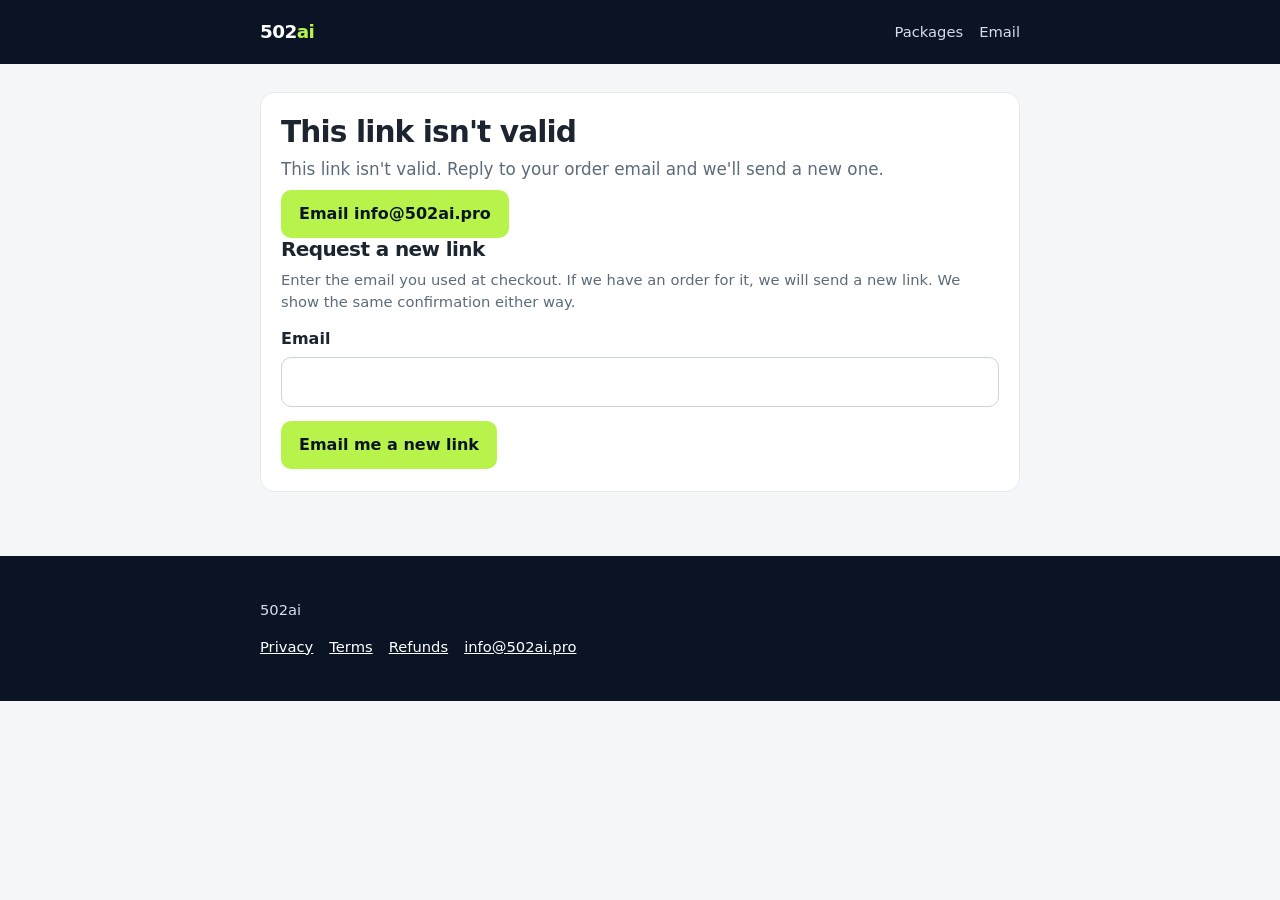
<file: portal/index.html>
<!DOCTYPE html>
<html lang="en">
<head>
<meta charset="utf-8">
<meta name="viewport" content="width=device-width, initial-scale=1">
<meta name="referrer" content="no-referrer">
<meta name="robots" content="noindex,nofollow">
<meta http-equiv="Content-Security-Policy" content="default-src 'self'; script-src 'self'; style-src 'self'; img-src 'self'; font-src 'self'; connect-src https://n8n.damonmuncy.pro; base-uri 'self'; object-src 'none'; frame-ancestors 'none'; form-action 'self'">
<title>Your order | 502ai</title>
<meta name="description" content="Private order page for a 502ai purchase.">
<link rel="canonical" href="https://502ai.pro/portal/">
<meta property="og:title" content="Your order | 502ai">
<meta property="og:description" content="Private order page for a 502ai purchase.">
<meta property="og:url" content="https://502ai.pro/portal/">
<meta property="og:image" content="https://502ai.pro/opengraph-image.png">
<meta property="og:type" content="website">
<meta name="theme-color" content="#0b1424">
<link rel="icon" href="/favicon.ico" sizes="any">
<link rel="icon" href="/icon.svg" type="image/svg+xml">
<link rel="stylesheet" href="/portal/portal.css">
</head>
<body>
<a class="skip" href="#app">Skip to your order</a>
<header class="site-header">
  <div class="bar">
    <a class="brand" href="/">502<span>ai</span></a>
    <nav aria-label="Portal">
      <a href="/#packages">Packages</a>
      <a href="mailto:info@502ai.pro">Email</a>
    </nav>
  </div>
</header>
<main class="wrap" id="app">
  <p class="lede">Loading your order…</p>
</main>
<footer class="site-footer">
  <div class="bar">
    <p>502ai</p>
    <ul class="links">
      <li><a href="/privacy">Privacy</a></li>
      <li><a href="/terms">Terms</a></li>
      <li><a href="/terms#refunds">Refunds</a></li>
      <li><a href="mailto:info@502ai.pro">info@502ai.pro</a></li>
    </ul>
    <p data-postal-address></p>
  </div>
</footer>
<noscript><p class="wrap">This page needs JavaScript to open your order. Email info@502ai.pro and we will help.</p></noscript>
<script src="/assets/legal.js"></script>
<script src="/portal/portal.js"></script>
</body>
</html>
</file>
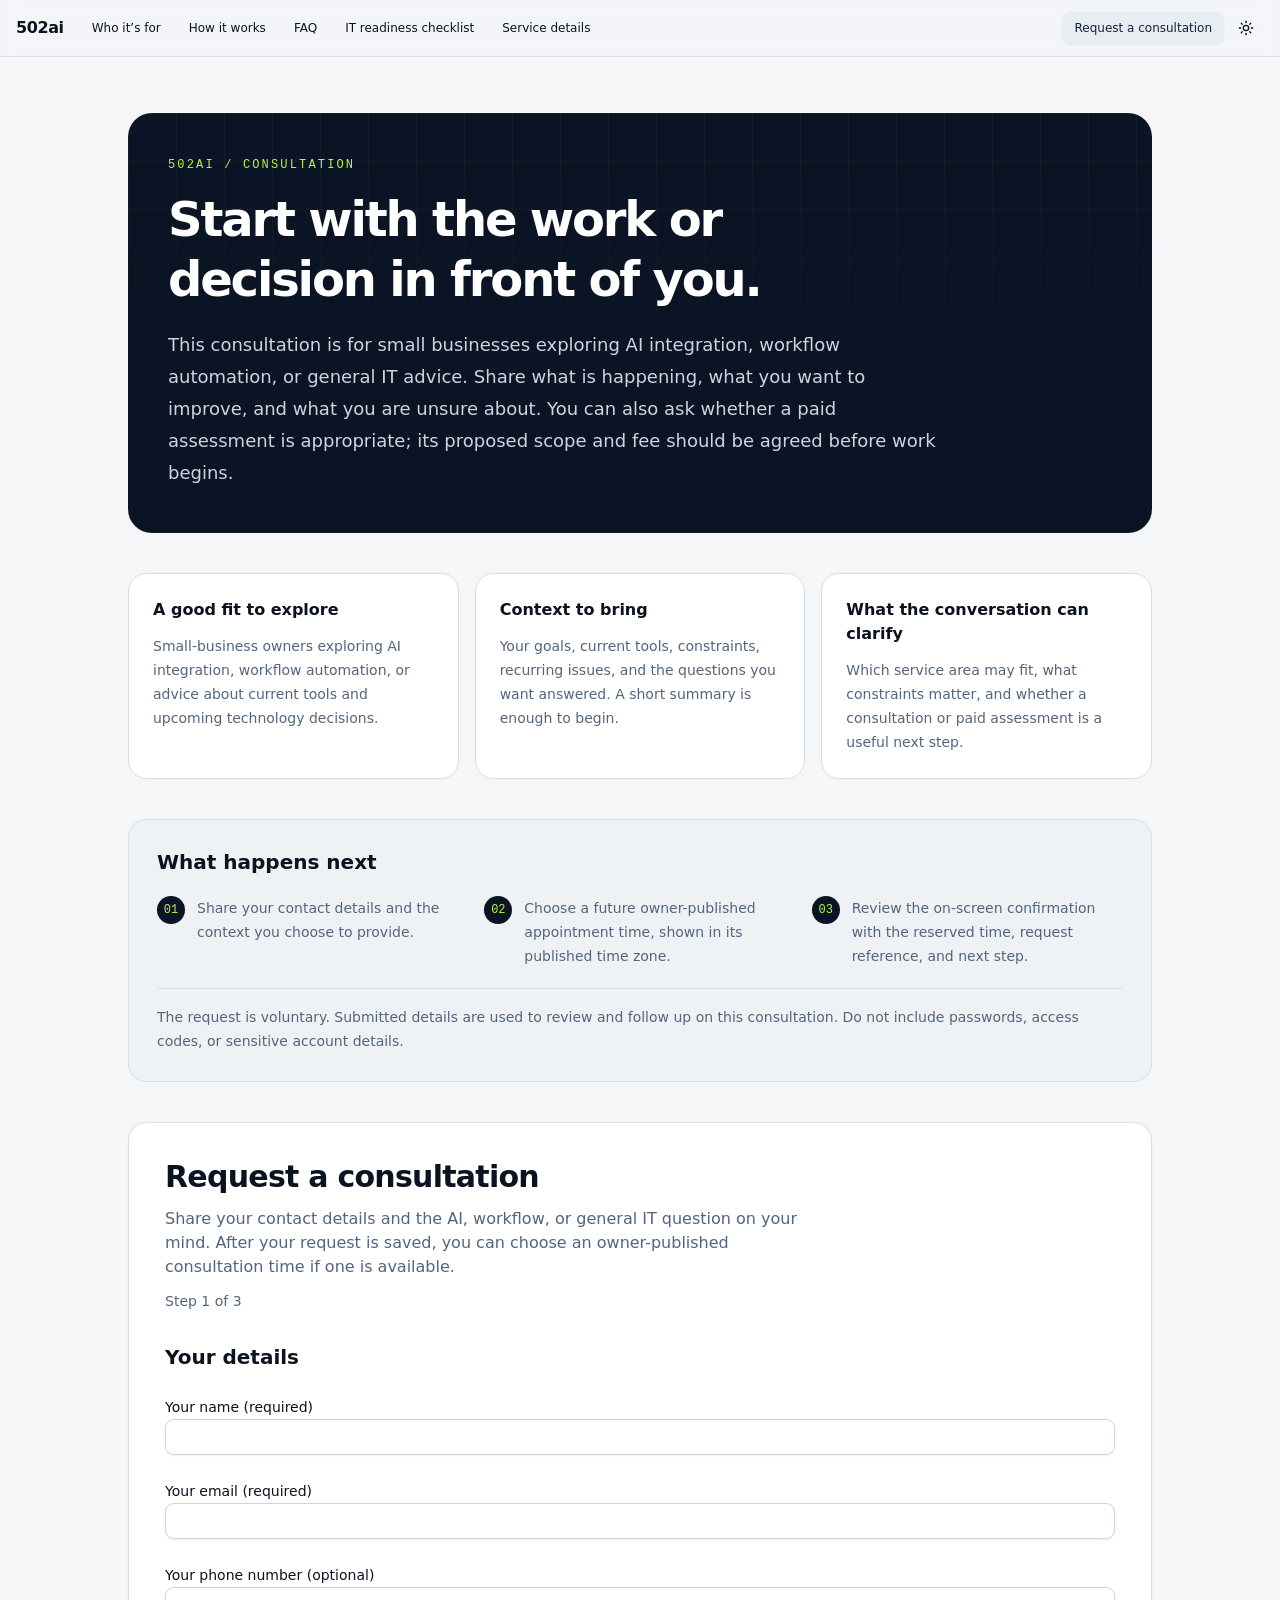
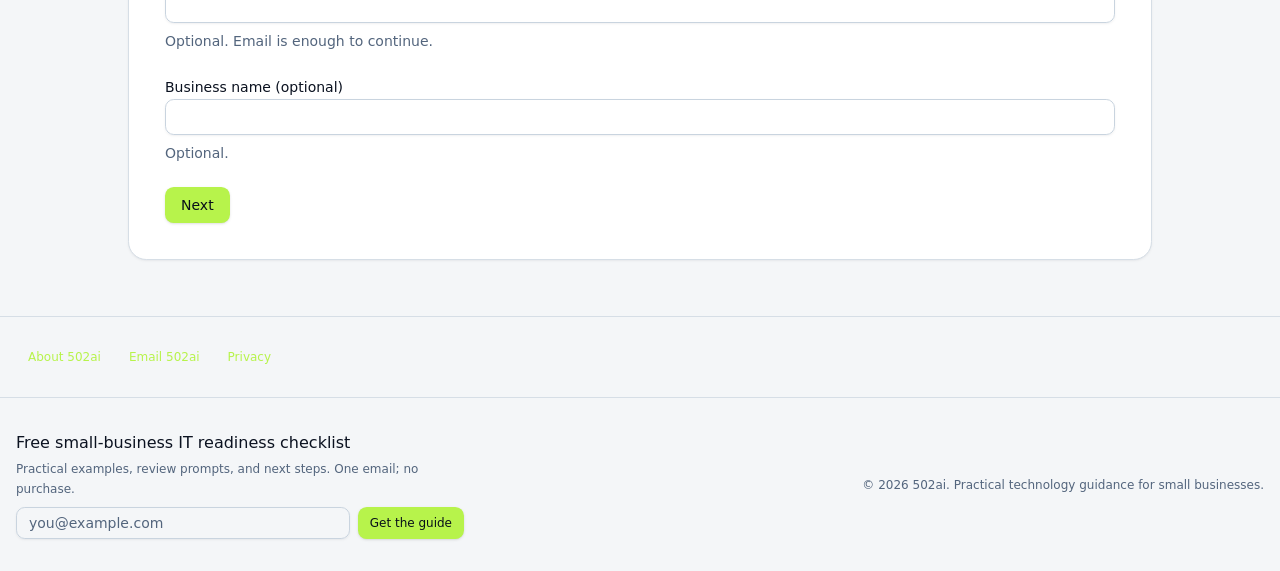
<file: consultation.html>
<!DOCTYPE html><html lang="en" dir="ltr"><head><meta charset="utf-8"><meta name="viewport" content="width=device-width, initial-scale=1"><link rel="stylesheet" href="_next/static/chunks/0__gtioi3s7lj.css" data-precedence="next"><link rel="preload" as="script" fetchpriority="low" href="_next/static/chunks/0fldi-4fgo6om.js"><script src="_next/static/chunks/0v95vu3h-w4fk.js" async=""></script><script src="_next/static/chunks/0lfxirqtvazlu.js" async=""></script><script src="_next/static/chunks/0l1_47-31-frg.js" async=""></script><script src="_next/static/chunks/0_~oc-q8md0.5.js" async=""></script><script src="_next/static/chunks/turbopack-06mkimn4y7oui.js" async=""></script><script src="_next/static/chunks/01xlw8hd842-c.js" async=""></script><script src="_next/static/chunks/00-csyj9a6t-x.js" async=""></script><script src="_next/static/chunks/0rse4l1ep731e.js" async=""></script><script src="_next/static/chunks/009zz1fhqhka-.js" async=""></script><script src="_next/static/chunks/12fk6u5hmqf47.js" async=""></script><script src="_next/static/chunks/0-q.mwi4mcrxv.js" async=""></script><script src="_next/static/chunks/0bn8dwyu2_uis.js" async=""></script><script src="_next/static/chunks/06d.wo8749jlh.js" async=""></script><script src="_next/static/chunks/0~isg1e2u99oy.js" async=""></script><script src="_next/static/chunks/0ojf.-gmc4uyp.js" async=""></script><script src="_next/static/chunks/0rmydv.tgvd1h.js" async=""></script><script src="_next/static/chunks/0a0m3w8spjua4.js" async=""></script><meta name="theme-color" content="#0b1424"><meta name="next-size-adjust" content=""><title>Request a consultation | 502ai · 502ai</title><meta name="description" content="Discuss AI integration, workflow automation, or general IT questions with 502ai. Small businesses can share context and choose an available consultation time."><meta name="application-name" content="502ai"><link rel="manifest" href="/manifest.webmanifest"><meta property="og:title" content="502ai"><meta property="og:description" content="AI integration, workflow automation, and general IT consulting for small businesses."><meta property="og:site_name" content="502ai"><meta property="og:image" content="https://502ai.polsia.io/opengraph-image?c0b9ade84d631092"><meta property="og:image:type" content="image/png"><meta property="og:image:width" content="1200"><meta property="og:image:height" content="630"><meta property="og:image:alt" content="502ai"><meta property="og:type" content="website"><meta name="twitter:card" content="summary_large_image"><meta name="twitter:title" content="502ai"><meta name="twitter:description" content="AI integration, workflow automation, and general IT consulting for small businesses."><meta name="twitter:image" content="https://502ai.polsia.io/opengraph-image?c0b9ade84d631092"><meta name="twitter:image:alt" content="502ai"><meta name="twitter:image:type" content="image/png"><meta name="twitter:image:width" content="1200"><meta name="twitter:image:height" content="630"><link rel="icon" href="/icon.svg?icon.0nr6n2ke7qc_d.svg" sizes="any" type="image/svg+xml"><script src="_next/static/chunks/03~yq9q893hmn.js" nomodule=""></script></head><body class="min-h-screen bg-background font-body text-foreground antialiased"><div hidden=""><!--$--><!--/$--></div><script>((a,b,c,d,e,f,g,h)=>{let i=document.documentElement,j=["light","dark"];function k(b){var c;(Array.isArray(a)?a:[a]).forEach(a=>{let c="class"===a,d=c&&f?e.map(a=>f[a]||a):e;c?(i.classList.remove(...d),i.classList.add(f&&f[b]?f[b]:b)):i.setAttribute(a,b)}),c=b,h&&j.includes(c)&&(i.style.colorScheme=c)}if(d)k(d);else try{let a=localStorage.getItem(b)||c,d=g&&"system"===a?window.matchMedia("(prefers-color-scheme: dark)").matches?"dark":"light":a;k(d)}catch(a){}})("class","theme","system",null,["light","dark"],null,true,true)</script><div class="displayfont_ef4580e2-module__H3jTgG__variable monofont_17b3faa7-module__HdOs8W__variable"><header class="sticky top-0 z-40 w-full border-b border-border bg-background/95 backdrop-blur supports-[backdrop-filter]:bg-background/60"><nav aria-label="Primary" class="mx-auto flex h-14 max-w-screen-xl items-center gap-2 px-4"><a class="mr-2 shrink-0 truncate text-base font-semibold tracking-tight" href="/">502ai</a><div class="hidden items-center gap-1 md:flex"><a class="inline-flex items-center justify-center gap-2 whitespace-nowrap font-medium transition-all focus-visible:outline-none focus-visible:ring-2 focus-visible:ring-ring focus-visible:ring-offset-2 focus-visible:ring-offset-background disabled:pointer-events-none disabled:opacity-50 [&amp;_svg]:pointer-events-none [&amp;_svg]:size-4 [&amp;_svg]:shrink-0 hover:bg-accent hover:text-accent-foreground h-8 rounded-md px-3 text-xs" href="/#paths">Who it’s for</a><a class="inline-flex items-center justify-center gap-2 whitespace-nowrap font-medium transition-all focus-visible:outline-none focus-visible:ring-2 focus-visible:ring-ring focus-visible:ring-offset-2 focus-visible:ring-offset-background disabled:pointer-events-none disabled:opacity-50 [&amp;_svg]:pointer-events-none [&amp;_svg]:size-4 [&amp;_svg]:shrink-0 hover:bg-accent hover:text-accent-foreground h-8 rounded-md px-3 text-xs" href="/#process">How it works</a><a class="inline-flex items-center justify-center gap-2 whitespace-nowrap font-medium transition-all focus-visible:outline-none focus-visible:ring-2 focus-visible:ring-ring focus-visible:ring-offset-2 focus-visible:ring-offset-background disabled:pointer-events-none disabled:opacity-50 [&amp;_svg]:pointer-events-none [&amp;_svg]:size-4 [&amp;_svg]:shrink-0 hover:bg-accent hover:text-accent-foreground h-8 rounded-md px-3 text-xs" href="/faq">FAQ</a><a class="inline-flex items-center justify-center gap-2 whitespace-nowrap font-medium transition-all focus-visible:outline-none focus-visible:ring-2 focus-visible:ring-ring focus-visible:ring-offset-2 focus-visible:ring-offset-background disabled:pointer-events-none disabled:opacity-50 [&amp;_svg]:pointer-events-none [&amp;_svg]:size-4 [&amp;_svg]:shrink-0 hover:bg-accent hover:text-accent-foreground h-8 rounded-md px-3 text-xs" href="/lead-magnet-download">IT readiness checklist</a><a class="inline-flex items-center justify-center gap-2 whitespace-nowrap font-medium transition-all focus-visible:outline-none focus-visible:ring-2 focus-visible:ring-ring focus-visible:ring-offset-2 focus-visible:ring-offset-background disabled:pointer-events-none disabled:opacity-50 [&amp;_svg]:pointer-events-none [&amp;_svg]:size-4 [&amp;_svg]:shrink-0 hover:bg-accent hover:text-accent-foreground h-8 rounded-md px-3 text-xs" href="/services">Service details</a></div><div class="ml-auto flex items-center gap-1"><div class="hidden items-center gap-1 md:flex"><a aria-current="page" class="inline-flex items-center justify-center gap-2 whitespace-nowrap font-medium transition-all focus-visible:outline-none focus-visible:ring-2 focus-visible:ring-ring focus-visible:ring-offset-2 focus-visible:ring-offset-background disabled:pointer-events-none disabled:opacity-50 [&amp;_svg]:pointer-events-none [&amp;_svg]:size-4 [&amp;_svg]:shrink-0 bg-secondary text-secondary-foreground shadow-sm hover:bg-secondary/80 h-8 rounded-md px-3 text-xs" href="/consultation">Request a consultation</a></div><button class="inline-flex items-center justify-center gap-2 whitespace-nowrap rounded-md text-sm font-medium transition-all focus-visible:outline-none focus-visible:ring-2 focus-visible:ring-ring focus-visible:ring-offset-2 focus-visible:ring-offset-background disabled:pointer-events-none disabled:opacity-50 [&amp;_svg]:pointer-events-none [&amp;_svg]:size-4 [&amp;_svg]:shrink-0 hover:bg-accent hover:text-accent-foreground h-9 w-9" aria-label="Toggle theme"><svg xmlns="http://www.w3.org/2000/svg" width="24" height="24" viewBox="0 0 24 24" fill="none" stroke="currentColor" stroke-width="2" stroke-linecap="round" stroke-linejoin="round" class="lucide lucide-sun block dark:hidden" aria-hidden="true"><circle cx="12" cy="12" r="4"></circle><path d="M12 2v2"></path><path d="M12 20v2"></path><path d="m4.93 4.93 1.41 1.41"></path><path d="m17.66 17.66 1.41 1.41"></path><path d="M2 12h2"></path><path d="M20 12h2"></path><path d="m6.34 17.66-1.41 1.41"></path><path d="m19.07 4.93-1.41 1.41"></path></svg><svg xmlns="http://www.w3.org/2000/svg" width="24" height="24" viewBox="0 0 24 24" fill="none" stroke="currentColor" stroke-width="2" stroke-linecap="round" stroke-linejoin="round" class="lucide lucide-moon hidden dark:block" aria-hidden="true"><path d="M12 3a6 6 0 0 0 9 9 9 9 0 1 1-9-9Z"></path></svg></button><button class="inline-flex items-center justify-center gap-2 whitespace-nowrap rounded-md text-sm font-medium transition-all focus-visible:outline-none focus-visible:ring-2 focus-visible:ring-ring focus-visible:ring-offset-2 focus-visible:ring-offset-background disabled:pointer-events-none disabled:opacity-50 [&amp;_svg]:pointer-events-none [&amp;_svg]:size-4 [&amp;_svg]:shrink-0 hover:bg-accent hover:text-accent-foreground h-9 w-9 md:hidden" type="button" aria-haspopup="dialog" aria-expanded="false" aria-controls="radix-_R_f5lb_" data-state="closed"><svg xmlns="http://www.w3.org/2000/svg" width="24" height="24" viewBox="0 0 24 24" fill="none" stroke="currentColor" stroke-width="2" stroke-linecap="round" stroke-linejoin="round" class="lucide lucide-menu" aria-hidden="true"><line x1="4" x2="20" y1="12" y2="12"></line><line x1="4" x2="20" y1="6" y2="6"></line><line x1="4" x2="20" y1="18" y2="18"></line></svg><span class="sr-only">Open menu</span></button></div></nav></header><main class="bg-background px-5 py-10 sm:px-8 sm:py-14"><div class="mx-auto max-w-5xl space-y-8 sm:space-y-10"><header class="relative isolate overflow-hidden rounded-3xl bg-navy px-6 py-8 text-white sm:px-10 sm:py-11"><div class="marketing-grid pointer-events-none absolute inset-0 -z-10 opacity-60"></div><p class="font-mono text-xs uppercase tracking-[0.18em] text-lime">502ai / consultation</p><h1 class="mt-4 max-w-3xl text-4xl font-semibold leading-tight tracking-[-0.045em] sm:text-5xl">Start with the work or decision in front of you.</h1><p class="mt-5 max-w-3xl text-base leading-7 text-slate-300 sm:text-lg sm:leading-8">This consultation is for small businesses exploring AI integration, workflow automation, or general IT advice. Share what is happening, what you want to improve, and what you are unsure about. You can also ask whether a paid assessment is appropriate; its proposed scope and fee should be agreed before work begins.</p></header><section aria-label="Consultation overview" class="grid gap-4 md:grid-cols-3"><article class="rounded-2xl border border-border bg-card p-5 sm:p-6"><h2 class="font-semibold text-foreground">A good fit to explore</h2><p class="mt-3 text-sm leading-6 text-muted-foreground">Small-business owners exploring AI integration, workflow automation, or advice about current tools and upcoming technology decisions.</p></article><article class="rounded-2xl border border-border bg-card p-5 sm:p-6"><h2 class="font-semibold text-foreground">Context to bring</h2><p class="mt-3 text-sm leading-6 text-muted-foreground">Your goals, current tools, constraints, recurring issues, and the questions you want answered. A short summary is enough to begin.</p></article><article class="rounded-2xl border border-border bg-card p-5 sm:p-6"><h2 class="font-semibold text-foreground">What the conversation can clarify</h2><p class="mt-3 text-sm leading-6 text-muted-foreground">Which service area may fit, what constraints matter, and whether a consultation or paid assessment is a useful next step.</p></article></section><section aria-labelledby="next-steps-heading" class="rounded-2xl border border-border bg-muted/55 p-5 sm:p-7"><h2 id="next-steps-heading" class="text-xl font-semibold text-foreground">What happens next</h2><ol class="mt-5 grid gap-4 sm:grid-cols-3"><li class="flex gap-3 text-sm leading-6 text-muted-foreground"><span class="flex size-7 shrink-0 items-center justify-center rounded-full bg-navy font-mono text-xs text-lime">0<!-- -->1</span><span>Share your contact details and the context you choose to provide.</span></li><li class="flex gap-3 text-sm leading-6 text-muted-foreground"><span class="flex size-7 shrink-0 items-center justify-center rounded-full bg-navy font-mono text-xs text-lime">0<!-- -->2</span><span>Choose a future owner-published appointment time, shown in its published time zone.</span></li><li class="flex gap-3 text-sm leading-6 text-muted-foreground"><span class="flex size-7 shrink-0 items-center justify-center rounded-full bg-navy font-mono text-xs text-lime">0<!-- -->3</span><span>Review the on-screen confirmation with the reserved time, request reference, and next step.</span></li></ol><p class="mt-5 border-t border-border pt-4 text-sm leading-6 text-muted-foreground">The request is voluntary. Submitted details are used to review and follow up on this consultation. Do not include passwords, access codes, or sensitive account details.</p></section><section aria-label="Consultation request form" class="rounded-2xl border border-border bg-card p-5 shadow-sm sm:p-9"><div class="space-y-8"><section class="space-y-8"><header class="space-y-3"><h1 class="text-3xl font-semibold tracking-tight">Request a consultation</h1><p class="max-w-prose text-muted-foreground">Share your contact details and the AI, workflow, or general IT question on your mind. After your request is saved, you can choose an owner-published consultation time if one is available.</p><p class="text-sm text-muted-foreground" aria-live="polite">Step <!-- -->1<!-- --> of <!-- -->3</p></header><form novalidate="" class="space-y-6"><h2 tabindex="-1" class="text-xl font-semibold">Your details</h2><fieldset class="space-y-6"><div class="space-y-2"><label class="text-sm font-medium leading-none peer-disabled:cursor-not-allowed peer-disabled:opacity-70" for="_R_1hbsnpf9lb_-name">Your name<!-- --> (required)</label><input type="text" class="flex h-9 w-full rounded-md border border-input bg-transparent px-3 py-1 text-base shadow-sm transition-colors file:border-0 file:bg-transparent file:text-sm file:font-medium file:text-foreground placeholder:text-muted-foreground focus-visible:outline-none focus-visible:ring-1 focus-visible:ring-ring disabled:cursor-not-allowed disabled:opacity-50 md:text-sm" id="_R_1hbsnpf9lb_-name" aria-invalid="false" aria-describedby="_R_1hbsnpf9lb_-name-help _R_1hbsnpf9lb_-name-error" maxlength="120" name="name"><p id="_R_1hbsnpf9lb_-name-help" class="text-sm text-muted-foreground"></p></div><div class="space-y-2"><label class="text-sm font-medium leading-none peer-disabled:cursor-not-allowed peer-disabled:opacity-70" for="_R_1hbsnpf9lb_-email">Your email<!-- --> (required)</label><input type="email" class="flex h-9 w-full rounded-md border border-input bg-transparent px-3 py-1 text-base shadow-sm transition-colors file:border-0 file:bg-transparent file:text-sm file:font-medium file:text-foreground placeholder:text-muted-foreground focus-visible:outline-none focus-visible:ring-1 focus-visible:ring-ring disabled:cursor-not-allowed disabled:opacity-50 md:text-sm" id="_R_1hbsnpf9lb_-email" aria-invalid="false" aria-describedby="_R_1hbsnpf9lb_-email-help _R_1hbsnpf9lb_-email-error" maxlength="254" name="email"><p id="_R_1hbsnpf9lb_-email-help" class="text-sm text-muted-foreground"></p></div><div class="space-y-2"><label class="text-sm font-medium leading-none peer-disabled:cursor-not-allowed peer-disabled:opacity-70" for="_R_1hbsnpf9lb_-phone">Your phone number<!-- --> (optional)</label><input type="tel" class="flex h-9 w-full rounded-md border border-input bg-transparent px-3 py-1 text-base shadow-sm transition-colors file:border-0 file:bg-transparent file:text-sm file:font-medium file:text-foreground placeholder:text-muted-foreground focus-visible:outline-none focus-visible:ring-1 focus-visible:ring-ring disabled:cursor-not-allowed disabled:opacity-50 md:text-sm" id="_R_1hbsnpf9lb_-phone" aria-invalid="false" aria-describedby="_R_1hbsnpf9lb_-phone-help _R_1hbsnpf9lb_-phone-error" maxlength="40" name="phone"><p id="_R_1hbsnpf9lb_-phone-help" class="text-sm text-muted-foreground">Optional. Email is enough to continue.</p></div><div class="space-y-2"><label class="text-sm font-medium leading-none peer-disabled:cursor-not-allowed peer-disabled:opacity-70" for="_R_1hbsnpf9lb_-business_name">Business name<!-- --> (optional)</label><input type="text" class="flex h-9 w-full rounded-md border border-input bg-transparent px-3 py-1 text-base shadow-sm transition-colors file:border-0 file:bg-transparent file:text-sm file:font-medium file:text-foreground placeholder:text-muted-foreground focus-visible:outline-none focus-visible:ring-1 focus-visible:ring-ring disabled:cursor-not-allowed disabled:opacity-50 md:text-sm" id="_R_1hbsnpf9lb_-business_name" aria-invalid="false" aria-describedby="_R_1hbsnpf9lb_-business_name-help _R_1hbsnpf9lb_-business_name-error" maxlength="160" name="business_name"><p id="_R_1hbsnpf9lb_-business_name-help" class="text-sm text-muted-foreground">Optional.</p></div></fieldset><div class="flex flex-wrap items-center gap-3"><button class="inline-flex items-center justify-center gap-2 whitespace-nowrap rounded-md text-sm font-medium transition-all focus-visible:outline-none focus-visible:ring-2 focus-visible:ring-ring focus-visible:ring-offset-2 focus-visible:ring-offset-background disabled:pointer-events-none disabled:opacity-50 [&amp;_svg]:pointer-events-none [&amp;_svg]:size-4 [&amp;_svg]:shrink-0 bg-primary text-primary-foreground shadow hover:bg-primary/90 hover:shadow-md active:translate-y-px h-9 px-4 py-2" type="submit">Next</button></div></form></section></div></section></div></main><!--$--><!--/$--><footer class="border-t border-border"><nav aria-label="Footer" class="mx-auto flex max-w-screen-xl flex-wrap items-center gap-1 px-4 py-6 text-sm"><a class="inline-flex items-center justify-center gap-2 whitespace-nowrap font-medium transition-all focus-visible:outline-none focus-visible:ring-2 focus-visible:ring-ring focus-visible:ring-offset-2 focus-visible:ring-offset-background disabled:pointer-events-none disabled:opacity-50 [&amp;_svg]:pointer-events-none [&amp;_svg]:size-4 [&amp;_svg]:shrink-0 text-primary underline-offset-4 hover:underline h-8 rounded-md px-3 text-xs" href="/about">About 502ai</a><a class="inline-flex items-center justify-center gap-2 whitespace-nowrap font-medium transition-all focus-visible:outline-none focus-visible:ring-2 focus-visible:ring-ring focus-visible:ring-offset-2 focus-visible:ring-offset-background disabled:pointer-events-none disabled:opacity-50 [&amp;_svg]:pointer-events-none [&amp;_svg]:size-4 [&amp;_svg]:shrink-0 text-primary underline-offset-4 hover:underline h-8 rounded-md px-3 text-xs" href="mailto:502ai@polsia.app">Email 502ai</a><a class="inline-flex items-center justify-center gap-2 whitespace-nowrap font-medium transition-all focus-visible:outline-none focus-visible:ring-2 focus-visible:ring-ring focus-visible:ring-offset-2 focus-visible:ring-offset-background disabled:pointer-events-none disabled:opacity-50 [&amp;_svg]:pointer-events-none [&amp;_svg]:size-4 [&amp;_svg]:shrink-0 text-primary underline-offset-4 hover:underline h-8 rounded-md px-3 text-xs" href="/#privacy-note">Privacy</a></nav><div data-orientation="horizontal" role="none" class="shrink-0 bg-border h-[1px] w-full mx-auto max-w-screen-xl"></div><div class="mx-auto flex max-w-screen-xl flex-col items-stretch gap-3 px-4 py-8 sm:flex-row sm:items-center sm:justify-between sm:gap-6"><div class="flex-1 max-w-md"><div class="flex flex-col gap-2"><div class="flex flex-col gap-1"><p class="text-body font-medium text-foreground">Free small-business IT readiness checklist</p><p class="text-xs text-muted-foreground leading-relaxed">Practical examples, review prompts, and next steps. One email; no purchase.</p></div><form novalidate="" class="flex flex-col gap-2 sm:flex-row sm:items-start sm:gap-2"><div class="flex-1 space-y-1"><input type="email" class="flex w-full rounded-md border border-input bg-transparent py-1 shadow-sm transition-colors file:border-0 file:bg-transparent file:text-sm file:font-medium file:text-foreground placeholder:text-muted-foreground focus-visible:outline-none focus-visible:ring-1 focus-visible:ring-ring disabled:cursor-not-allowed disabled:opacity-50 md:text-sm h-8 text-xs px-3" inputmode="email" autocomplete="email" placeholder="you@example.com" aria-label="Email address" id="_R_3ndlb_-form-item" aria-describedby="_R_3ndlb_-form-item-description" aria-invalid="false" name="email" value=""></div><button class="inline-flex items-center justify-center gap-2 whitespace-nowrap font-medium transition-all focus-visible:outline-none focus-visible:ring-2 focus-visible:ring-ring focus-visible:ring-offset-2 focus-visible:ring-offset-background disabled:pointer-events-none disabled:opacity-50 [&amp;_svg]:pointer-events-none [&amp;_svg]:size-4 [&amp;_svg]:shrink-0 bg-primary text-primary-foreground shadow hover:bg-primary/90 hover:shadow-md active:translate-y-px h-8 rounded-md px-3 text-xs sm:w-auto" type="submit"><span>Get the guide</span></button></form></div></div><p class="text-xs text-muted-foreground sm:text-right">© <!-- -->2026<!-- --> <!-- -->502ai<!-- -->. Practical technology guidance for small businesses.</p></div></footer><section aria-label="Notifications alt+T" tabindex="-1" aria-live="polite" aria-relevant="additions text" aria-atomic="false"></section></div><script src="_next/static/chunks/0fldi-4fgo6om.js" id="_R_" async=""></script><script>(self.__next_f=self.__next_f||[]).push([0])</script><script>self.__next_f.push([1,"1:\"$Sreact.fragment\"\n3:I[39756,[\"/_next/static/chunks/01xlw8hd842-c.js\",\"/_next/static/chunks/00-csyj9a6t-x.js\"],\"default\"]\n4:I[37457,[\"/_next/static/chunks/01xlw8hd842-c.js\",\"/_next/static/chunks/00-csyj9a6t-x.js\"],\"default\"]\n5:I[22016,[\"/_next/static/chunks/0rse4l1ep731e.js\",\"/_next/static/chunks/009zz1fhqhka-.js\",\"/_next/static/chunks/12fk6u5hmqf47.js\",\"/_next/static/chunks/0-q.mwi4mcrxv.js\",\"/_next/static/chunks/0bn8dwyu2_uis.js\",\"/_next/static/chunks/06d.wo8749jlh.js\",\"/_next/static/chunks/0~isg1e2u99oy.js\"],\"\"]\ne:I[63491,[\"/_next/static/chunks/0rse4l1ep731e.js\",\"/_next/static/chunks/009zz1fhqhka-.js\",\"/_next/static/chunks/12fk6u5hmqf47.js\",\"/_next/static/chunks/0-q.mwi4mcrxv.js\",\"/_next/static/chunks/0bn8dwyu2_uis.js\",\"/_next/static/chunks/06d.wo8749jlh.js\",\"/_next/static/chunks/0~isg1e2u99oy.js\",\"/_next/static/chunks/0ojf.-gmc4uyp.js\"],\"default\"]\n10:I[48210,[\"/_next/static/chunks/0rse4l1ep731e.js\",\"/_next/static/chunks/009zz1fhqhka-.js\",\"/_next/static/chunks/12fk6u5hmqf47.js\",\"/_next/static/chunks/0-q.mwi4mcrxv.js\",\"/_next/static/chunks/0bn8dwyu2_uis.js\",\"/_next/static/chunks/06d.wo8749jlh.js\",\"/_next/static/chunks/0~isg1e2u99oy.js\",\"/_next/static/chunks/0rmydv.tgvd1h.js\"],\"ConsultationForm\"]\n11:I[97367,[\"/_next/static/chunks/01xlw8hd842-c.js\",\"/_next/static/chunks/00-csyj9a6t-x.js\"],\"OutletBoundary\"]\n12:\"$Sreact.suspense\"\n15:I[97367,[\"/_next/static/chunks/01xlw8hd842-c.js\",\"/_next/static/chunks/00-csyj9a6t-x.js\"],\"ViewportBoundary\"]\n17:I[97367,[\"/_next/static/chunks/01xlw8hd842-c.js\",\"/_next/static/chunks/00-csyj9a6t-x.js\"],\"MetadataBoundary\"]\n19:I[27423,[\"/_next/static/chunks/0rse4l1ep731e.js\",\"/_next/static/chunks/009zz1fhqhka-.js\",\"/_next/static/chunks/12fk6u5hmqf47.js\",\"/_next/static/chunks/0-q.mwi4mcrxv.js\",\"/_next/static/chunks/0bn8dwyu2_uis.js\",\"/_next/static/chunks/06d.wo8749jlh.js\",\"/_next/static/chunks/0~isg1e2u99oy.js\"],\"ThemeProvider\"]\n1a:I[1661,[\"/_next/static/chunks/0rse4l1ep731e.js\",\"/_next/static/chunks/009zz1fhqhka-.js\",\"/_next/static/chunks/12fk6u5hmqf47.js\",\"/_next/static/chunks/0-q.mwi4mcrxv.js\",\"/_next/static/chunks/0bn8dwyu2_uis.js\",\"/_next/static/chunks/06d.wo8749jlh.js\",\"/_next/static/chunks/0~isg1e2u99oy.js\"],\"AppProviders\"]\n1b:I[37823,[\"/_next/static/chunks/0rse4l1ep731e.js\",\"/_next/static/chunks/009zz1fhqhka-.js\",\"/_next/static/chunks/12fk6u5hmqf47.js\",\"/_next/static/chunks/0-q.mwi4mcrxv.js\",\"/_next/static/chunks/0bn8dwyu2_uis.js\",\"/_next/static/chunks/06d.wo8749jlh.js\",\"/_next/static/chunks/0~isg1e2u99oy.js\"],\"SiteNav\"]\n1c:I[58298,[\"/_next/static/chunks/0rse4l1ep731e.js\",\"/_next/static/chunks/009zz1fhqhka-.js\",\"/_next/static/chunks/12fk6u5hmqf47.js\",\"/_next/static/chunks/0-q.mwi4mcrxv.js\",\"/_next/static/chunks/0bn8dwyu2_uis.js\",\"/_next/static/chunks/06d.wo8749jlh.js\",\"/_next/static/chunks/0~isg1e2u99oy.js\",\"/_next/static/chunks/0a0m3w8spjua4.js\"],\"default\"]\n1d:I[37823,[\"/_next/static/chunks/0rse4l1ep731e.js\",\"/_next/static/chunks/009zz1fhqhka-.js\",\"/_next/static/chunks/12fk6u5hmqf47.js\",\"/_next/static/chunks/0-q.mwi4mcrxv.js\",\"/_next/static/chunks/0bn8dwyu2_uis.js\",\"/_next/static/chunks/06d.wo8749jlh.js\",\"/_next/static/chunks/0~isg1e2u99oy.js\"],\"SiteFooter\"]\n1e:I[13354,[\"/_next/static/chunks/0rse4l1ep731e.js\",\"/_next/static/chunks/009zz1fhqhka-.js\",\"/_next/static/chunks/12fk6u5hmqf47.js\",\"/_next/static/chunks/0-q.mwi4mcrxv.js\",\"/_next/static/chunks/0bn8dwyu2_uis.js\",\"/_next/static/chunks/06d.wo8749jlh.js\",\"/_next/static/chunks/0~isg1e2u99oy.js\"],\"Toaster\"]\n1f:I[34137,[\"/_next/static/chunks/0rse4l1ep731e.js\",\"/_next/static/chunks/009zz1fhqhka-.js\",\"/_next/static/chunks/12fk6u5hmqf47.js\",\"/_next/static/chunks/0-q.mwi4mcrxv.js\",\"/_next/static/chunks/0bn8dwyu2_uis.js\",\"/_next/static/chunks/06d.wo8749jlh.js\",\"/_next/static/chunks/0~isg1e2u99oy.js\"],\"GlobalMounts\"]\n20:I[27395,[\"/_next/static/chunks/0rse4l1ep731e.js\",\"/_next/static/chunks/009zz1fhqhka-.js\",\"/_next/static/chunks/12fk6u5hmqf47.js\",\"/_next/static/chunks/0-q.mwi4mcrxv.js\",\"/_next/static/chunks/0bn8dwyu2_uis.js\",\"/_next/static/chunks/06d.wo8749jlh.js\",\"/_next/static/chunks/0~isg1e2u99oy.js\"],\"PolsiaAnalytics\"]\n21:I[27201,[\"/_next/"])</script><script>self.__next_f.push([1,"static/chunks/01xlw8hd842-c.js\",\"/_next/static/chunks/00-csyj9a6t-x.js\"],\"IconMark\"]\n:HL[\"/_next/static/chunks/0__gtioi3s7lj.css\",\"style\"]\n:HL[\"/_next/static/media/inter_latin-s.p.055ydel_y7o6i.woff2\",\"font\",{\"crossOrigin\":\"\",\"type\":\"font/woff2\"}]\n:HL[\"/_next/static/media/jetbrains_mono_latin-s.p.00dknja6u8ss-.woff2\",\"font\",{\"crossOrigin\":\"\",\"type\":\"font/woff2\"}]\n"])</script><script>self.__next_f.push([1,"0:{\"P\":null,\"c\":[\"\",\"consultation\"],\"q\":\"\",\"i\":false,\"f\":[[[\"\",{\"children\":[\"(custom)\",{\"children\":[\"consultation\",{\"children\":[\"__PAGE__\",{}]}]}]},\"$undefined\",\"$undefined\",16],[[\"$\",\"$1\",\"c\",{\"children\":[[[\"$\",\"link\",\"0\",{\"rel\":\"stylesheet\",\"href\":\"/_next/static/chunks/0__gtioi3s7lj.css\",\"precedence\":\"next\",\"crossOrigin\":\"$undefined\",\"nonce\":\"$undefined\"}],[\"$\",\"script\",\"script-0\",{\"src\":\"/_next/static/chunks/0rse4l1ep731e.js\",\"async\":true,\"nonce\":\"$undefined\"}],[\"$\",\"script\",\"script-1\",{\"src\":\"/_next/static/chunks/009zz1fhqhka-.js\",\"async\":true,\"nonce\":\"$undefined\"}],[\"$\",\"script\",\"script-2\",{\"src\":\"/_next/static/chunks/12fk6u5hmqf47.js\",\"async\":true,\"nonce\":\"$undefined\"}],[\"$\",\"script\",\"script-3\",{\"src\":\"/_next/static/chunks/0-q.mwi4mcrxv.js\",\"async\":true,\"nonce\":\"$undefined\"}],[\"$\",\"script\",\"script-4\",{\"src\":\"/_next/static/chunks/0bn8dwyu2_uis.js\",\"async\":true,\"nonce\":\"$undefined\"}],[\"$\",\"script\",\"script-5\",{\"src\":\"/_next/static/chunks/06d.wo8749jlh.js\",\"async\":true,\"nonce\":\"$undefined\"}],[\"$\",\"script\",\"script-6\",{\"src\":\"/_next/static/chunks/0~isg1e2u99oy.js\",\"async\":true,\"nonce\":\"$undefined\"}]],\"$L2\"]}],{\"children\":[[\"$\",\"$1\",\"c\",{\"children\":[null,[\"$\",\"$L3\",null,{\"parallelRouterKey\":\"children\",\"error\":\"$undefined\",\"errorStyles\":\"$undefined\",\"errorScripts\":\"$undefined\",\"template\":[\"$\",\"$L4\",null,{}],\"templateStyles\":\"$undefined\",\"templateScripts\":\"$undefined\",\"notFound\":[[\"$\",\"main\",null,{\"className\":\"container mx-auto flex min-h-screen max-w-2xl flex-col items-center justify-center gap-4 px-6 py-16 text-center\",\"children\":[[\"$\",\"h1\",null,{\"className\":\"font-display text-4xl font-semibold tracking-tight\",\"children\":\"404\"}],[\"$\",\"p\",null,{\"className\":\"text-muted-foreground\",\"children\":\"This page does not exist.\"}],[\"$\",\"$L5\",null,{\"href\":\"/\",\"className\":\"text-sm font-medium text-brand-500 underline\",\"children\":\"Back to home\"}]]}],[]],\"forbidden\":\"$undefined\",\"unauthorized\":\"$undefined\"}]]}],{\"children\":[[\"$\",\"$1\",\"c\",{\"children\":[null,[\"$\",\"$L3\",null,{\"parallelRouterKey\":\"children\",\"error\":\"$undefined\",\"errorStyles\":\"$undefined\",\"errorScripts\":\"$undefined\",\"template\":[\"$\",\"$L4\",null,{}],\"templateStyles\":\"$undefined\",\"templateScripts\":\"$undefined\",\"notFound\":\"$undefined\",\"forbidden\":\"$undefined\",\"unauthorized\":\"$undefined\"}]]}],{\"children\":[[\"$\",\"$1\",\"c\",{\"children\":[[\"$\",\"main\",null,{\"className\":\"bg-background px-5 py-10 sm:px-8 sm:py-14\",\"children\":[\"$\",\"div\",null,{\"className\":\"mx-auto max-w-5xl space-y-8 sm:space-y-10\",\"children\":[[\"$\",\"header\",null,{\"className\":\"relative isolate overflow-hidden rounded-3xl bg-navy px-6 py-8 text-white sm:px-10 sm:py-11\",\"children\":[[\"$\",\"div\",null,{\"className\":\"marketing-grid pointer-events-none absolute inset-0 -z-10 opacity-60\"}],[\"$\",\"p\",null,{\"className\":\"font-mono text-xs uppercase tracking-[0.18em] text-lime\",\"children\":\"502ai / consultation\"}],[\"$\",\"h1\",null,{\"className\":\"mt-4 max-w-3xl text-4xl font-semibold leading-tight tracking-[-0.045em] sm:text-5xl\",\"children\":\"Start with the work or decision in front of you.\"}],[\"$\",\"p\",null,{\"className\":\"mt-5 max-w-3xl text-base leading-7 text-slate-300 sm:text-lg sm:leading-8\",\"children\":\"This consultation is for small businesses exploring AI integration, workflow automation, or general IT advice. Share what is happening, what you want to improve, and what you are unsure about. You can also ask whether a paid assessment is appropriate; its proposed scope and fee should be agreed before work begins.\"}]]}],[\"$\",\"section\",null,{\"aria-label\":\"Consultation overview\",\"className\":\"grid gap-4 md:grid-cols-3\",\"children\":[[\"$\",\"article\",\"A good fit to explore\",{\"className\":\"rounded-2xl border border-border bg-card p-5 sm:p-6\",\"children\":[[\"$\",\"h2\",null,{\"className\":\"font-semibold text-foreground\",\"children\":\"A good fit to explore\"}],[\"$\",\"p\",null,{\"className\":\"mt-3 text-sm leading-6 text-muted-foreground\",\"children\":\"Small-business owners exploring AI integration, workflow automation, or advice about current tools and upcoming technology decisions.\"}]]}],[\"$\",\"article\",\"Context to bring\",{\"className\":\"rounded-2xl border border-border bg-card p-5 sm:p-6\",\"children\":[[\"$\",\"h2\",null,{\"className\":\"font-semibold text-foreground\",\"children\":\"Context to bring\"}],[\"$\",\"p\",null,{\"className\":\"mt-3 text-sm leading-6 text-muted-foreground\",\"children\":\"Your goals, current tools, constraints, recurring issues, and the questions you want answered. A short summary is enough to begin.\"}]]}],[\"$\",\"article\",\"What the conversation can clarify\",{\"className\":\"rounded-2xl border border-border bg-card p-5 sm:p-6\",\"children\":[\"$L6\",\"$L7\"]}]]}],\"$L8\",\"$L9\"]}]}],[\"$La\"],\"$Lb\"]}],{},null,false,null]},null,false,\"$@c\"]},null,false,\"$@c\"]},null,false,null],\"$Ld\",false]],\"m\":\"$undefined\",\"G\":[\"$e\",[\"$Lf\"]],\"S\":false,\"h\":null,\"s\":\"$undefined\",\"l\":\"$undefined\",\"p\":\"$undefined\",\"d\":\"$undefined\",\"b\":\"f4pXEQ8w3yMMsRE5PuZHT\"}\n"])</script><script>self.__next_f.push([1,"6:[\"$\",\"h2\",null,{\"className\":\"font-semibold text-foreground\",\"children\":\"What the conversation can clarify\"}]\n7:[\"$\",\"p\",null,{\"className\":\"mt-3 text-sm leading-6 text-muted-foreground\",\"children\":\"Which service area may fit, what constraints matter, and whether a consultation or paid assessment is a useful next step.\"}]\n"])</script><script>self.__next_f.push([1,"8:[\"$\",\"section\",null,{\"aria-labelledby\":\"next-steps-heading\",\"className\":\"rounded-2xl border border-border bg-muted/55 p-5 sm:p-7\",\"children\":[[\"$\",\"h2\",null,{\"id\":\"next-steps-heading\",\"className\":\"text-xl font-semibold text-foreground\",\"children\":\"What happens next\"}],[\"$\",\"ol\",null,{\"className\":\"mt-5 grid gap-4 sm:grid-cols-3\",\"children\":[[\"$\",\"li\",\"Share your contact details and the context you choose to provide.\",{\"className\":\"flex gap-3 text-sm leading-6 text-muted-foreground\",\"children\":[[\"$\",\"span\",null,{\"className\":\"flex size-7 shrink-0 items-center justify-center rounded-full bg-navy font-mono text-xs text-lime\",\"children\":[\"0\",1]}],[\"$\",\"span\",null,{\"children\":\"Share your contact details and the context you choose to provide.\"}]]}],[\"$\",\"li\",\"Choose a future owner-published appointment time, shown in its published time zone.\",{\"className\":\"flex gap-3 text-sm leading-6 text-muted-foreground\",\"children\":[[\"$\",\"span\",null,{\"className\":\"flex size-7 shrink-0 items-center justify-center rounded-full bg-navy font-mono text-xs text-lime\",\"children\":[\"0\",2]}],[\"$\",\"span\",null,{\"children\":\"Choose a future owner-published appointment time, shown in its published time zone.\"}]]}],[\"$\",\"li\",\"Review the on-screen confirmation with the reserved time, request reference, and next step.\",{\"className\":\"flex gap-3 text-sm leading-6 text-muted-foreground\",\"children\":[[\"$\",\"span\",null,{\"className\":\"flex size-7 shrink-0 items-center justify-center rounded-full bg-navy font-mono text-xs text-lime\",\"children\":[\"0\",3]}],[\"$\",\"span\",null,{\"children\":\"Review the on-screen confirmation with the reserved time, request reference, and next step.\"}]]}]]}],[\"$\",\"p\",null,{\"className\":\"mt-5 border-t border-border pt-4 text-sm leading-6 text-muted-foreground\",\"children\":\"The request is voluntary. Submitted details are used to review and follow up on this consultation. Do not include passwords, access codes, or sensitive account details.\"}]]}]\n"])</script></body></html>
</file>
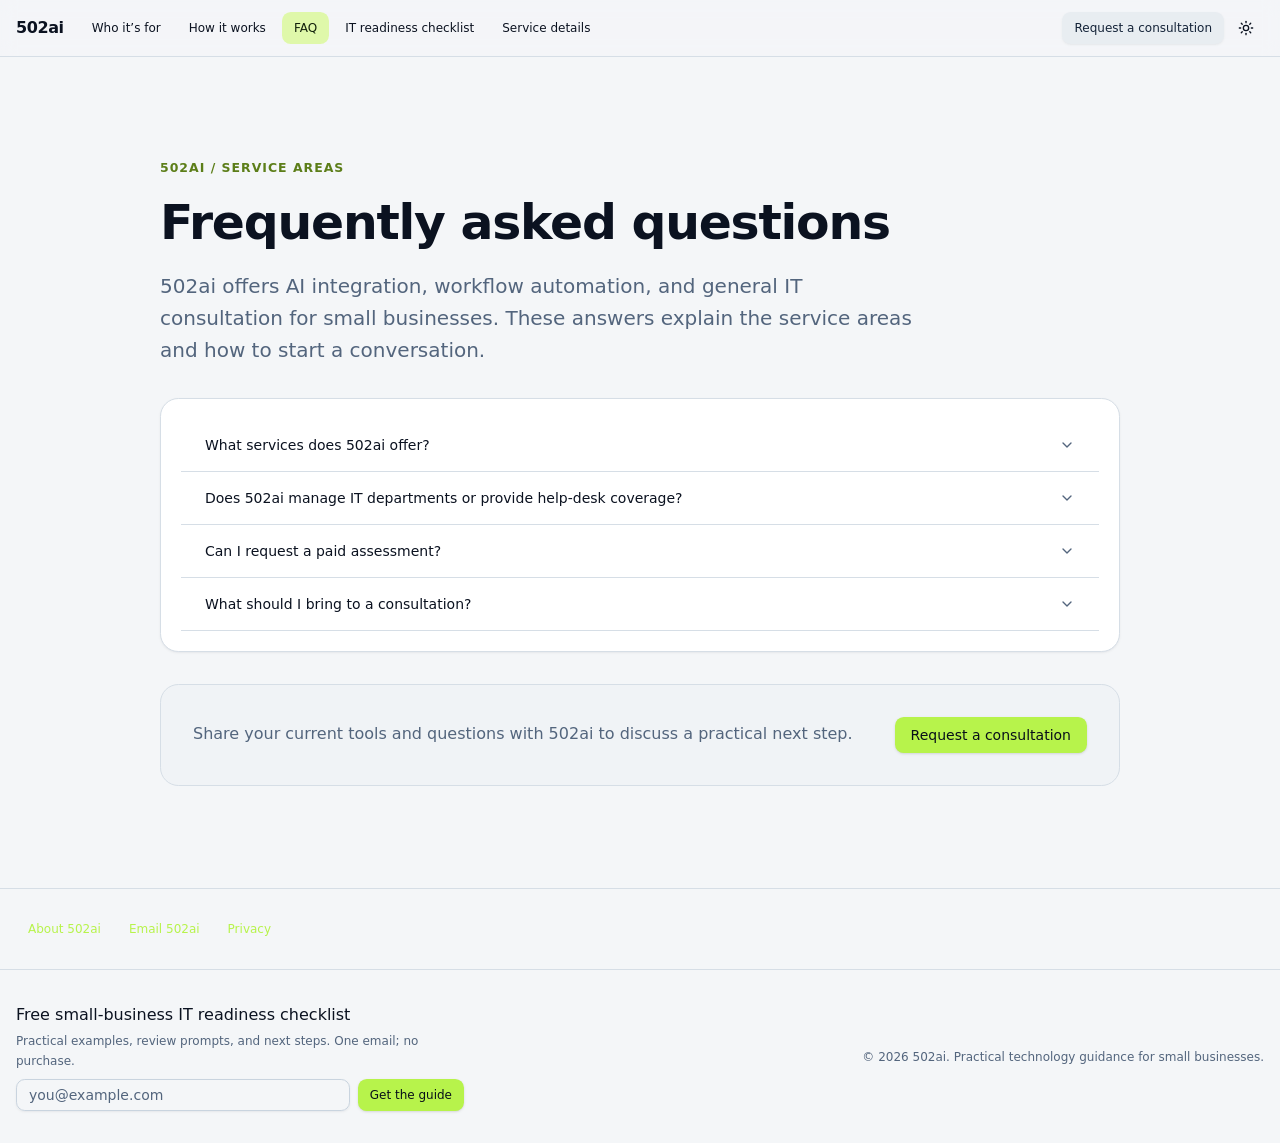
<file: faq.html>
<!DOCTYPE html><html lang="en" dir="ltr"><head><meta charset="utf-8"><meta name="viewport" content="width=device-width, initial-scale=1"><link rel="stylesheet" href="_next/static/chunks/0__gtioi3s7lj.css" data-precedence="next"><link rel="preload" as="script" fetchpriority="low" href="_next/static/chunks/0fldi-4fgo6om.js"><script src="_next/static/chunks/0v95vu3h-w4fk.js" async=""></script><script src="_next/static/chunks/0lfxirqtvazlu.js" async=""></script><script src="_next/static/chunks/0l1_47-31-frg.js" async=""></script><script src="_next/static/chunks/0_~oc-q8md0.5.js" async=""></script><script src="_next/static/chunks/turbopack-06mkimn4y7oui.js" async=""></script><script src="_next/static/chunks/01xlw8hd842-c.js" async=""></script><script src="_next/static/chunks/00-csyj9a6t-x.js" async=""></script><script src="_next/static/chunks/0rse4l1ep731e.js" async=""></script><script src="_next/static/chunks/009zz1fhqhka-.js" async=""></script><script src="_next/static/chunks/12fk6u5hmqf47.js" async=""></script><script src="_next/static/chunks/0-q.mwi4mcrxv.js" async=""></script><script src="_next/static/chunks/0bn8dwyu2_uis.js" async=""></script><script src="_next/static/chunks/06d.wo8749jlh.js" async=""></script><script src="_next/static/chunks/0~isg1e2u99oy.js" async=""></script><script src="_next/static/chunks/0e9-2l4rz47s2.js" async=""></script><script src="_next/static/chunks/0ojf.-gmc4uyp.js" async=""></script><script src="_next/static/chunks/0a0m3w8spjua4.js" async=""></script><meta name="next-size-adjust" content=""><meta name="theme-color" content="#0b1424"><title>AI, IT &amp; Workflow Services FAQ | 502ai</title><meta name="description" content="Answers about 502ai AI integration, workflow automation, general IT consultation, and paid assessments for small businesses."><meta name="application-name" content="502ai"><link rel="manifest" href="/manifest.webmanifest"><meta property="og:title" content="502ai"><meta property="og:description" content="AI integration, workflow automation, and general IT consulting for small businesses."><meta property="og:site_name" content="502ai"><meta property="og:image" content="https://502ai.polsia.io/opengraph-image?c0b9ade84d631092"><meta property="og:image:type" content="image/png"><meta property="og:image:width" content="1200"><meta property="og:image:height" content="630"><meta property="og:image:alt" content="502ai"><meta property="og:type" content="website"><meta name="twitter:card" content="summary_large_image"><meta name="twitter:title" content="502ai"><meta name="twitter:description" content="AI integration, workflow automation, and general IT consulting for small businesses."><meta name="twitter:image" content="https://502ai.polsia.io/opengraph-image?c0b9ade84d631092"><meta name="twitter:image:alt" content="502ai"><meta name="twitter:image:type" content="image/png"><meta name="twitter:image:width" content="1200"><meta name="twitter:image:height" content="630"><link rel="icon" href="/icon.svg?icon.0nr6n2ke7qc_d.svg" sizes="any" type="image/svg+xml"><script src="_next/static/chunks/03~yq9q893hmn.js" nomodule=""></script></head><body class="min-h-screen bg-background font-body text-foreground antialiased"><div hidden=""><!--$--><!--/$--></div><script>((a,b,c,d,e,f,g,h)=>{let i=document.documentElement,j=["light","dark"];function k(b){var c;(Array.isArray(a)?a:[a]).forEach(a=>{let c="class"===a,d=c&&f?e.map(a=>f[a]||a):e;c?(i.classList.remove(...d),i.classList.add(f&&f[b]?f[b]:b)):i.setAttribute(a,b)}),c=b,h&&j.includes(c)&&(i.style.colorScheme=c)}if(d)k(d);else try{let a=localStorage.getItem(b)||c,d=g&&"system"===a?window.matchMedia("(prefers-color-scheme: dark)").matches?"dark":"light":a;k(d)}catch(a){}})("class","theme","system",null,["light","dark"],null,true,true)</script><div class="displayfont_ef4580e2-module__H3jTgG__variable monofont_17b3faa7-module__HdOs8W__variable"><header class="sticky top-0 z-40 w-full border-b border-border bg-background/95 backdrop-blur supports-[backdrop-filter]:bg-background/60"><nav aria-label="Primary" class="mx-auto flex h-14 max-w-screen-xl items-center gap-2 px-4"><a class="mr-2 shrink-0 truncate text-base font-semibold tracking-tight" href="/">502ai</a><div class="hidden items-center gap-1 md:flex"><a class="inline-flex items-center justify-center gap-2 whitespace-nowrap font-medium transition-all focus-visible:outline-none focus-visible:ring-2 focus-visible:ring-ring focus-visible:ring-offset-2 focus-visible:ring-offset-background disabled:pointer-events-none disabled:opacity-50 [&amp;_svg]:pointer-events-none [&amp;_svg]:size-4 [&amp;_svg]:shrink-0 hover:bg-accent hover:text-accent-foreground h-8 rounded-md px-3 text-xs" href="/#paths">Who it’s for</a><a class="inline-flex items-center justify-center gap-2 whitespace-nowrap font-medium transition-all focus-visible:outline-none focus-visible:ring-2 focus-visible:ring-ring focus-visible:ring-offset-2 focus-visible:ring-offset-background disabled:pointer-events-none disabled:opacity-50 [&amp;_svg]:pointer-events-none [&amp;_svg]:size-4 [&amp;_svg]:shrink-0 hover:bg-accent hover:text-accent-foreground h-8 rounded-md px-3 text-xs" href="/#process">How it works</a><a aria-current="page" class="inline-flex items-center justify-center gap-2 whitespace-nowrap font-medium transition-all focus-visible:outline-none focus-visible:ring-2 focus-visible:ring-ring focus-visible:ring-offset-2 focus-visible:ring-offset-background disabled:pointer-events-none disabled:opacity-50 [&amp;_svg]:pointer-events-none [&amp;_svg]:size-4 [&amp;_svg]:shrink-0 hover:bg-accent hover:text-accent-foreground h-8 rounded-md px-3 text-xs bg-accent text-accent-foreground" href="/faq">FAQ</a><a class="inline-flex items-center justify-center gap-2 whitespace-nowrap font-medium transition-all focus-visible:outline-none focus-visible:ring-2 focus-visible:ring-ring focus-visible:ring-offset-2 focus-visible:ring-offset-background disabled:pointer-events-none disabled:opacity-50 [&amp;_svg]:pointer-events-none [&amp;_svg]:size-4 [&amp;_svg]:shrink-0 hover:bg-accent hover:text-accent-foreground h-8 rounded-md px-3 text-xs" href="/lead-magnet-download">IT readiness checklist</a><a class="inline-flex items-center justify-center gap-2 whitespace-nowrap font-medium transition-all focus-visible:outline-none focus-visible:ring-2 focus-visible:ring-ring focus-visible:ring-offset-2 focus-visible:ring-offset-background disabled:pointer-events-none disabled:opacity-50 [&amp;_svg]:pointer-events-none [&amp;_svg]:size-4 [&amp;_svg]:shrink-0 hover:bg-accent hover:text-accent-foreground h-8 rounded-md px-3 text-xs" href="/services">Service details</a></div><div class="ml-auto flex items-center gap-1"><div class="hidden items-center gap-1 md:flex"><a class="inline-flex items-center justify-center gap-2 whitespace-nowrap font-medium transition-all focus-visible:outline-none focus-visible:ring-2 focus-visible:ring-ring focus-visible:ring-offset-2 focus-visible:ring-offset-background disabled:pointer-events-none disabled:opacity-50 [&amp;_svg]:pointer-events-none [&amp;_svg]:size-4 [&amp;_svg]:shrink-0 bg-secondary text-secondary-foreground shadow-sm hover:bg-secondary/80 h-8 rounded-md px-3 text-xs" href="/consultation">Request a consultation</a></div><button class="inline-flex items-center justify-center gap-2 whitespace-nowrap rounded-md text-sm font-medium transition-all focus-visible:outline-none focus-visible:ring-2 focus-visible:ring-ring focus-visible:ring-offset-2 focus-visible:ring-offset-background disabled:pointer-events-none disabled:opacity-50 [&amp;_svg]:pointer-events-none [&amp;_svg]:size-4 [&amp;_svg]:shrink-0 hover:bg-accent hover:text-accent-foreground h-9 w-9" aria-label="Toggle theme"><svg xmlns="http://www.w3.org/2000/svg" width="24" height="24" viewBox="0 0 24 24" fill="none" stroke="currentColor" stroke-width="2" stroke-linecap="round" stroke-linejoin="round" class="lucide lucide-sun block dark:hidden" aria-hidden="true"><circle cx="12" cy="12" r="4"></circle><path d="M12 2v2"></path><path d="M12 20v2"></path><path d="m4.93 4.93 1.41 1.41"></path><path d="m17.66 17.66 1.41 1.41"></path><path d="M2 12h2"></path><path d="M20 12h2"></path><path d="m6.34 17.66-1.41 1.41"></path><path d="m19.07 4.93-1.41 1.41"></path></svg><svg xmlns="http://www.w3.org/2000/svg" width="24" height="24" viewBox="0 0 24 24" fill="none" stroke="currentColor" stroke-width="2" stroke-linecap="round" stroke-linejoin="round" class="lucide lucide-moon hidden dark:block" aria-hidden="true"><path d="M12 3a6 6 0 0 0 9 9 9 9 0 1 1-9-9Z"></path></svg></button><button class="inline-flex items-center justify-center gap-2 whitespace-nowrap rounded-md text-sm font-medium transition-all focus-visible:outline-none focus-visible:ring-2 focus-visible:ring-ring focus-visible:ring-offset-2 focus-visible:ring-offset-background disabled:pointer-events-none disabled:opacity-50 [&amp;_svg]:pointer-events-none [&amp;_svg]:size-4 [&amp;_svg]:shrink-0 hover:bg-accent hover:text-accent-foreground h-9 w-9 md:hidden" type="button" aria-haspopup="dialog" aria-expanded="false" aria-controls="radix-_R_f5lb_" data-state="closed"><svg xmlns="http://www.w3.org/2000/svg" width="24" height="24" viewBox="0 0 24 24" fill="none" stroke="currentColor" stroke-width="2" stroke-linecap="round" stroke-linejoin="round" class="lucide lucide-menu" aria-hidden="true"><line x1="4" x2="20" y1="12" y2="12"></line><line x1="4" x2="20" y1="6" y2="6"></line><line x1="4" x2="20" y1="18" y2="18"></line></svg><span class="sr-only">Open menu</span></button></div></nav></header><main class="section"><div class="container-page mx-auto flex w-full max-w-5xl flex-col gap-8"><header class="max-w-3xl space-y-5"><p class="text-eyebrow text-brand-700">502ai / service areas</p><h1 class="font-display text-h1 tracking-tight text-foreground">Frequently asked questions</h1><p class="text-body-lg text-muted-foreground">502ai offers AI integration, workflow automation, and general IT consultation for small businesses. These answers explain the service areas and how to start a conversation.</p></header><section class="rounded-2xl border border-border bg-card p-3 shadow-sm sm:p-5"><div class="w-full" data-orientation="vertical"><div data-state="closed" data-orientation="vertical" class="border-b px-6"><h3 data-orientation="vertical" data-state="closed" class="flex"><button type="button" aria-controls="radix-_R_9dbsnpf9lb_" aria-expanded="false" data-state="closed" data-orientation="vertical" id="radix-_R_1dbsnpf9lb_" class="flex flex-1 items-center justify-between py-4 text-sm font-medium transition-all hover:underline text-left [&amp;[data-state=open]>svg]:rotate-180" data-radix-collection-item="">What services does 502ai offer?<svg xmlns="http://www.w3.org/2000/svg" width="24" height="24" viewBox="0 0 24 24" fill="none" stroke="currentColor" stroke-width="2" stroke-linecap="round" stroke-linejoin="round" class="lucide lucide-chevron-down h-4 w-4 shrink-0 text-muted-foreground transition-transform duration-200" aria-hidden="true"><path d="m6 9 6 6 6-6"></path></svg></button></h3><div data-state="closed" id="radix-_R_9dbsnpf9lb_" hidden="" role="region" aria-labelledby="radix-_R_1dbsnpf9lb_" data-orientation="vertical" class="overflow-hidden text-sm data-[state=closed]:animate-accordion-up data-[state=open]:animate-accordion-down" style="--radix-accordion-content-height:var(--radix-collapsible-content-height);--radix-accordion-content-width:var(--radix-collapsible-content-width)"></div></div><div data-state="closed" data-orientation="vertical" class="border-b px-6"><h3 data-orientation="vertical" data-state="closed" class="flex"><button type="button" aria-controls="radix-_R_adbsnpf9lb_" aria-expanded="false" data-state="closed" data-orientation="vertical" id="radix-_R_2dbsnpf9lb_" class="flex flex-1 items-center justify-between py-4 text-sm font-medium transition-all hover:underline text-left [&amp;[data-state=open]>svg]:rotate-180" data-radix-collection-item="">Does 502ai manage IT departments or provide help-desk coverage?<svg xmlns="http://www.w3.org/2000/svg" width="24" height="24" viewBox="0 0 24 24" fill="none" stroke="currentColor" stroke-width="2" stroke-linecap="round" stroke-linejoin="round" class="lucide lucide-chevron-down h-4 w-4 shrink-0 text-muted-foreground transition-transform duration-200" aria-hidden="true"><path d="m6 9 6 6 6-6"></path></svg></button></h3><div data-state="closed" id="radix-_R_adbsnpf9lb_" hidden="" role="region" aria-labelledby="radix-_R_2dbsnpf9lb_" data-orientation="vertical" class="overflow-hidden text-sm data-[state=closed]:animate-accordion-up data-[state=open]:animate-accordion-down" style="--radix-accordion-content-height:var(--radix-collapsible-content-height);--radix-accordion-content-width:var(--radix-collapsible-content-width)"></div></div><div data-state="closed" data-orientation="vertical" class="border-b px-6"><h3 data-orientation="vertical" data-state="closed" class="flex"><button type="button" aria-controls="radix-_R_bdbsnpf9lb_" aria-expanded="false" data-state="closed" data-orientation="vertical" id="radix-_R_3dbsnpf9lb_" class="flex flex-1 items-center justify-between py-4 text-sm font-medium transition-all hover:underline text-left [&amp;[data-state=open]>svg]:rotate-180" data-radix-collection-item="">Can I request a paid assessment?<svg xmlns="http://www.w3.org/2000/svg" width="24" height="24" viewBox="0 0 24 24" fill="none" stroke="currentColor" stroke-width="2" stroke-linecap="round" stroke-linejoin="round" class="lucide lucide-chevron-down h-4 w-4 shrink-0 text-muted-foreground transition-transform duration-200" aria-hidden="true"><path d="m6 9 6 6 6-6"></path></svg></button></h3><div data-state="closed" id="radix-_R_bdbsnpf9lb_" hidden="" role="region" aria-labelledby="radix-_R_3dbsnpf9lb_" data-orientation="vertical" class="overflow-hidden text-sm data-[state=closed]:animate-accordion-up data-[state=open]:animate-accordion-down" style="--radix-accordion-content-height:var(--radix-collapsible-content-height);--radix-accordion-content-width:var(--radix-collapsible-content-width)"></div></div><div data-state="closed" data-orientation="vertical" class="border-b px-6"><h3 data-orientation="vertical" data-state="closed" class="flex"><button type="button" aria-controls="radix-_R_cdbsnpf9lb_" aria-expanded="false" data-state="closed" data-orientation="vertical" id="radix-_R_4dbsnpf9lb_" class="flex flex-1 items-center justify-between py-4 text-sm font-medium transition-all hover:underline text-left [&amp;[data-state=open]>svg]:rotate-180" data-radix-collection-item="">What should I bring to a consultation?<svg xmlns="http://www.w3.org/2000/svg" width="24" height="24" viewBox="0 0 24 24" fill="none" stroke="currentColor" stroke-width="2" stroke-linecap="round" stroke-linejoin="round" class="lucide lucide-chevron-down h-4 w-4 shrink-0 text-muted-foreground transition-transform duration-200" aria-hidden="true"><path d="m6 9 6 6 6-6"></path></svg></button></h3><div data-state="closed" id="radix-_R_cdbsnpf9lb_" hidden="" role="region" aria-labelledby="radix-_R_4dbsnpf9lb_" data-orientation="vertical" class="overflow-hidden text-sm data-[state=closed]:animate-accordion-up data-[state=open]:animate-accordion-down" style="--radix-accordion-content-height:var(--radix-collapsible-content-height);--radix-accordion-content-width:var(--radix-collapsible-content-width)"></div></div></div></section><div class="flex flex-col gap-5 rounded-2xl border border-border bg-muted/40 p-6 sm:flex-row sm:items-center sm:justify-between sm:p-8"><p class="max-w-2xl text-body text-muted-foreground">Share your current tools and questions with 502ai to discuss a practical next step.</p><a class="inline-flex items-center justify-center gap-2 whitespace-nowrap rounded-md text-sm font-medium transition-all focus-visible:outline-none focus-visible:ring-2 focus-visible:ring-ring focus-visible:ring-offset-2 focus-visible:ring-offset-background disabled:pointer-events-none disabled:opacity-50 [&amp;_svg]:pointer-events-none [&amp;_svg]:size-4 [&amp;_svg]:shrink-0 bg-primary text-primary-foreground shadow hover:bg-primary/90 hover:shadow-md active:translate-y-px h-9 px-4 py-2 shrink-0" href="/consultation">Request a consultation</a></div></div></main><!--$--><!--/$--><footer class="border-t border-border"><nav aria-label="Footer" class="mx-auto flex max-w-screen-xl flex-wrap items-center gap-1 px-4 py-6 text-sm"><a class="inline-flex items-center justify-center gap-2 whitespace-nowrap font-medium transition-all focus-visible:outline-none focus-visible:ring-2 focus-visible:ring-ring focus-visible:ring-offset-2 focus-visible:ring-offset-background disabled:pointer-events-none disabled:opacity-50 [&amp;_svg]:pointer-events-none [&amp;_svg]:size-4 [&amp;_svg]:shrink-0 text-primary underline-offset-4 hover:underline h-8 rounded-md px-3 text-xs" href="/about">About 502ai</a><a class="inline-flex items-center justify-center gap-2 whitespace-nowrap font-medium transition-all focus-visible:outline-none focus-visible:ring-2 focus-visible:ring-ring focus-visible:ring-offset-2 focus-visible:ring-offset-background disabled:pointer-events-none disabled:opacity-50 [&amp;_svg]:pointer-events-none [&amp;_svg]:size-4 [&amp;_svg]:shrink-0 text-primary underline-offset-4 hover:underline h-8 rounded-md px-3 text-xs" href="mailto:502ai@polsia.app">Email 502ai</a><a class="inline-flex items-center justify-center gap-2 whitespace-nowrap font-medium transition-all focus-visible:outline-none focus-visible:ring-2 focus-visible:ring-ring focus-visible:ring-offset-2 focus-visible:ring-offset-background disabled:pointer-events-none disabled:opacity-50 [&amp;_svg]:pointer-events-none [&amp;_svg]:size-4 [&amp;_svg]:shrink-0 text-primary underline-offset-4 hover:underline h-8 rounded-md px-3 text-xs" href="/#privacy-note">Privacy</a></nav><div data-orientation="horizontal" role="none" class="shrink-0 bg-border h-[1px] w-full mx-auto max-w-screen-xl"></div><div class="mx-auto flex max-w-screen-xl flex-col items-stretch gap-3 px-4 py-8 sm:flex-row sm:items-center sm:justify-between sm:gap-6"><div class="flex-1 max-w-md"><div class="flex flex-col gap-2"><div class="flex flex-col gap-1"><p class="text-body font-medium text-foreground">Free small-business IT readiness checklist</p><p class="text-xs text-muted-foreground leading-relaxed">Practical examples, review prompts, and next steps. One email; no purchase.</p></div><form novalidate="" class="flex flex-col gap-2 sm:flex-row sm:items-start sm:gap-2"><div class="flex-1 space-y-1"><input type="email" class="flex w-full rounded-md border border-input bg-transparent py-1 shadow-sm transition-colors file:border-0 file:bg-transparent file:text-sm file:font-medium file:text-foreground placeholder:text-muted-foreground focus-visible:outline-none focus-visible:ring-1 focus-visible:ring-ring disabled:cursor-not-allowed disabled:opacity-50 md:text-sm h-8 text-xs px-3" inputmode="email" autocomplete="email" placeholder="you@example.com" aria-label="Email address" id="_R_3ndlb_-form-item" aria-describedby="_R_3ndlb_-form-item-description" aria-invalid="false" name="email" value=""></div><button class="inline-flex items-center justify-center gap-2 whitespace-nowrap font-medium transition-all focus-visible:outline-none focus-visible:ring-2 focus-visible:ring-ring focus-visible:ring-offset-2 focus-visible:ring-offset-background disabled:pointer-events-none disabled:opacity-50 [&amp;_svg]:pointer-events-none [&amp;_svg]:size-4 [&amp;_svg]:shrink-0 bg-primary text-primary-foreground shadow hover:bg-primary/90 hover:shadow-md active:translate-y-px h-8 rounded-md px-3 text-xs sm:w-auto" type="submit"><span>Get the guide</span></button></form></div></div><p class="text-xs text-muted-foreground sm:text-right">© <!-- -->2026<!-- --> <!-- -->502ai<!-- -->. Practical technology guidance for small businesses.</p></div></footer><section aria-label="Notifications alt+T" tabindex="-1" aria-live="polite" aria-relevant="additions text" aria-atomic="false"></section></div><script src="_next/static/chunks/0fldi-4fgo6om.js" id="_R_" async=""></script><script>(self.__next_f=self.__next_f||[]).push([0])</script><script>self.__next_f.push([1,"1:\"$Sreact.fragment\"\n3:I[39756,[\"/_next/static/chunks/01xlw8hd842-c.js\",\"/_next/static/chunks/00-csyj9a6t-x.js\"],\"default\"]\n4:I[37457,[\"/_next/static/chunks/01xlw8hd842-c.js\",\"/_next/static/chunks/00-csyj9a6t-x.js\"],\"default\"]\n5:I[22016,[\"/_next/static/chunks/0rse4l1ep731e.js\",\"/_next/static/chunks/009zz1fhqhka-.js\",\"/_next/static/chunks/12fk6u5hmqf47.js\",\"/_next/static/chunks/0-q.mwi4mcrxv.js\",\"/_next/static/chunks/0bn8dwyu2_uis.js\",\"/_next/static/chunks/06d.wo8749jlh.js\",\"/_next/static/chunks/0~isg1e2u99oy.js\",\"/_next/static/chunks/0e9-2l4rz47s2.js\"],\"\"]\nd:I[63491,[\"/_next/static/chunks/0rse4l1ep731e.js\",\"/_next/static/chunks/009zz1fhqhka-.js\",\"/_next/static/chunks/12fk6u5hmqf47.js\",\"/_next/static/chunks/0-q.mwi4mcrxv.js\",\"/_next/static/chunks/0bn8dwyu2_uis.js\",\"/_next/static/chunks/06d.wo8749jlh.js\",\"/_next/static/chunks/0~isg1e2u99oy.js\",\"/_next/static/chunks/0ojf.-gmc4uyp.js\"],\"default\"]\nf:I[15084,[\"/_next/static/chunks/0rse4l1ep731e.js\",\"/_next/static/chunks/009zz1fhqhka-.js\",\"/_next/static/chunks/12fk6u5hmqf47.js\",\"/_next/static/chunks/0-q.mwi4mcrxv.js\",\"/_next/static/chunks/0bn8dwyu2_uis.js\",\"/_next/static/chunks/06d.wo8749jlh.js\",\"/_next/static/chunks/0~isg1e2u99oy.js\",\"/_next/static/chunks/0e9-2l4rz47s2.js\"],\"FaqAccordion\"]\n10:I[97367,[\"/_next/static/chunks/01xlw8hd842-c.js\",\"/_next/static/chunks/00-csyj9a6t-x.js\"],\"OutletBoundary\"]\n11:\"$Sreact.suspense\"\n14:I[97367,[\"/_next/static/chunks/01xlw8hd842-c.js\",\"/_next/static/chunks/00-csyj9a6t-x.js\"],\"ViewportBoundary\"]\n16:I[97367,[\"/_next/static/chunks/01xlw8hd842-c.js\",\"/_next/static/chunks/00-csyj9a6t-x.js\"],\"MetadataBoundary\"]\n18:I[27423,[\"/_next/static/chunks/0rse4l1ep731e.js\",\"/_next/static/chunks/009zz1fhqhka-.js\",\"/_next/static/chunks/12fk6u5hmqf47.js\",\"/_next/static/chunks/0-q.mwi4mcrxv.js\",\"/_next/static/chunks/0bn8dwyu2_uis.js\",\"/_next/static/chunks/06d.wo8749jlh.js\",\"/_next/static/chunks/0~isg1e2u99oy.js\"],\"ThemeProvider\"]\n19:I[1661,[\"/_next/static/chunks/0rse4l1ep731e.js\",\"/_next/static/chunks/009zz1fhqhka-.js\",\"/_next/static/chunks/12fk6u5hmqf47.js\",\"/_next/static/chunks/0-q.mwi4mcrxv.js\",\"/_next/static/chunks/0bn8dwyu2_uis.js\",\"/_next/static/chunks/06d.wo8749jlh.js\",\"/_next/static/chunks/0~isg1e2u99oy.js\"],\"AppProviders\"]\n1a:I[37823,[\"/_next/static/chunks/0rse4l1ep731e.js\",\"/_next/static/chunks/009zz1fhqhka-.js\",\"/_next/static/chunks/12fk6u5hmqf47.js\",\"/_next/static/chunks/0-q.mwi4mcrxv.js\",\"/_next/static/chunks/0bn8dwyu2_uis.js\",\"/_next/static/chunks/06d.wo8749jlh.js\",\"/_next/static/chunks/0~isg1e2u99oy.js\"],\"SiteNav\"]\n1b:I[58298,[\"/_next/static/chunks/0rse4l1ep731e.js\",\"/_next/static/chunks/009zz1fhqhka-.js\",\"/_next/static/chunks/12fk6u5hmqf47.js\",\"/_next/static/chunks/0-q.mwi4mcrxv.js\",\"/_next/static/chunks/0bn8dwyu2_uis.js\",\"/_next/static/chunks/06d.wo8749jlh.js\",\"/_next/static/chunks/0~isg1e2u99oy.js\",\"/_next/static/chunks/0a0m3w8spjua4.js\"],\"default\"]\n1c:I[37823,[\"/_next/static/chunks/0rse4l1ep731e.js\",\"/_next/static/chunks/009zz1fhqhka-.js\",\"/_next/static/chunks/12fk6u5hmqf47.js\",\"/_next/static/chunks/0-q.mwi4mcrxv.js\",\"/_next/static/chunks/0bn8dwyu2_uis.js\",\"/_next/static/chunks/06d.wo8749jlh.js\",\"/_next/static/chunks/0~isg1e2u99oy.js\"],\"SiteFooter\"]\n1d:I[13354,[\"/_next/static/chunks/0rse4l1ep731e.js\",\"/_next/static/chunks/009zz1fhqhka-.js\",\"/_next/static/chunks/12fk6u5hmqf47.js\",\"/_next/static/chunks/0-q.mwi4mcrxv.js\",\"/_next/static/chunks/0bn8dwyu2_uis.js\",\"/_next/static/chunks/06d.wo8749jlh.js\",\"/_next/static/chunks/0~isg1e2u99oy.js\"],\"Toaster\"]\n1e:I[34137,[\"/_next/static/chunks/0rse4l1ep731e.js\",\"/_next/static/chunks/009zz1fhqhka-.js\",\"/_next/static/chunks/12fk6u5hmqf47.js\",\"/_next/static/chunks/0-q.mwi4mcrxv.js\",\"/_next/static/chunks/0bn8dwyu2_uis.js\",\"/_next/static/chunks/06d.wo8749jlh.js\",\"/_next/static/chunks/0~isg1e2u99oy.js\"],\"GlobalMounts\"]\n1f:I[27395,[\"/_next/static/chunks/0rse4l1ep731e.js\",\"/_next/static/chunks/009zz1fhqhka-.js\",\"/_next/static/chunks/12fk6u5hmqf47.js\",\"/_next/static/chunks/0-q.mwi4mcrxv.js\",\"/_next/static/chunks/0bn8dwyu2_uis.js\",\"/_next/static/chunks/06d.wo8749jlh.js\",\"/_next/static/chunks/0~isg1e2u99oy.js\"],\"Pol"])</script><script>self.__next_f.push([1,"0:{\"P\":null,\"c\":[\"\",\"faq\"],\"q\":\"\",\"i\":false,\"f\":[[[\"\",{\"children\":[\"(custom)\",{\"children\":[\"faq\",{\"children\":[\"__PAGE__\",{}]}]}]},\"$undefined\",\"$undefined\",16],[[\"$\",\"$1\",\"c\",{\"children\":[[[\"$\",\"link\",\"0\",{\"rel\":\"stylesheet\",\"href\":\"/_next/static/chunks/0__gtioi3s7lj.css\",\"precedence\":\"next\",\"crossOrigin\":\"$undefined\",\"nonce\":\"$undefined\"}],[\"$\",\"script\",\"script-0\",{\"src\":\"/_next/static/chunks/0rse4l1ep731e.js\",\"async\":true,\"nonce\":\"$undefined\"}],[\"$\",\"script\",\"script-1\",{\"src\":\"/_next/static/chunks/009zz1fhqhka-.js\",\"async\":true,\"nonce\":\"$undefined\"}],[\"$\",\"script\",\"script-2\",{\"src\":\"/_next/static/chunks/12fk6u5hmqf47.js\",\"async\":true,\"nonce\":\"$undefined\"}],[\"$\",\"script\",\"script-3\",{\"src\":\"/_next/static/chunks/0-q.mwi4mcrxv.js\",\"async\":true,\"nonce\":\"$undefined\"}],[\"$\",\"script\",\"script-4\",{\"src\":\"/_next/static/chunks/0bn8dwyu2_uis.js\",\"async\":true,\"nonce\":\"$undefined\"}],[\"$\",\"script\",\"script-5\",{\"src\":\"/_next/static/chunks/06d.wo8749jlh.js\",\"async\":true,\"nonce\":\"$undefined\"}],[\"$\",\"script\",\"script-6\",{\"src\":\"/_next/static/chunks/0~isg1e2u99oy.js\",\"async\":true,\"nonce\":\"$undefined\"}]],\"$L2\"]}],{\"children\":[[\"$\",\"$1\",\"c\",{\"children\":[null,[\"$\",\"$L3\",null,{\"parallelRouterKey\":\"children\",\"error\":\"$undefined\",\"errorStyles\":\"$undefined\",\"errorScripts\":\"$undefined\",\"template\":[\"$\",\"$L4\",null,{}],\"templateStyles\":\"$undefined\",\"templateScripts\":\"$undefined\",\"notFound\":[[\"$\",\"main\",null,{\"className\":\"container mx-auto flex min-h-screen max-w-2xl flex-col items-center justify-center gap-4 px-6 py-16 text-center\",\"children\":[[\"$\",\"h1\",null,{\"className\":\"font-display text-4xl font-semibold tracking-tight\",\"children\":\"404\"}],[\"$\",\"p\",null,{\"className\":\"text-muted-foreground\",\"children\":\"This page does not exist.\"}],[\"$\",\"$L5\",null,{\"href\":\"/\",\"className\":\"text-sm font-medium text-brand-500 underline\",\"children\":\"Back to home\"}]]}],[]],\"forbidden\":\"$undefined\",\"unauthorized\":\"$undefined\"}]]}],{\"children\":[[\"$\",\"$1\",\"c\",{\"children\":[null,[\"$\",\"$L3\",null,{\"parallelRouterKey\":\"children\",\"error\":\"$undefined\",\"errorStyles\":\"$undefined\",\"errorScripts\":\"$undefined\",\"template\":[\"$\",\"$L4\",null,{}],\"templateStyles\":\"$undefined\",\"templateScripts\":\"$undefined\",\"notFound\":\"$undefined\",\"forbidden\":\"$undefined\",\"unauthorized\":\"$undefined\"}]]}],{\"children\":[[\"$\",\"$1\",\"c\",{\"children\":[[\"$\",\"main\",null,{\"className\":\"section\",\"children\":[\"$\",\"div\",null,{\"className\":\"container-page mx-auto flex w-full max-w-5xl flex-col gap-8\",\"children\":[[\"$\",\"script\",null,{\"type\":\"application/ld+json\",\"children\":\"$6\"}],[\"$\",\"header\",null,{\"className\":\"max-w-3xl space-y-5\",\"children\":[[\"$\",\"p\",null,{\"className\":\"text-eyebrow text-brand-700\",\"children\":\"502ai / service areas\"}],[\"$\",\"h1\",null,{\"className\":\"font-display text-h1 tracking-tight text-foreground\",\"children\":\"Frequently asked questions\"}],[\"$\",\"p\",null,{\"className\":\"text-body-lg text-muted-foreground\",\"children\":\"502ai offers AI integration, workflow automation, and general IT consultation for small businesses. These answers explain the service areas and how to start a conversation.\"}]]}],[\"$\",\"section\",null,{\"className\":\"rounded-2xl border border-border bg-card p-3 shadow-sm sm:p-5\",\"children\":\"$L7\"}],\"$L8\"]}]}],[\"$L9\"],\"$La\"]}],{},null,false,null]},null,false,\"$@b\"]},null,false,\"$@b\"]},null,false,null],\"$Lc\",false]],\"m\":\"$undefined\",\"G\":[\"$d\",[\"$Le\"]],\"S\":false,\"h\":null,\"s\":\"$undefined\",\"l\":\"$undefined\",\"p\":\"$undefined\",\"d\":\"$undefined\",\"b\":\"f4pXEQ8w3yMMsRE5PuZHT\"}\n"])</script><script>self.__next_f.push([1,"al-scale=1\"}],[\"$\",\"meta\",\"2\",{\"name\":\"theme-color\",\"content\":\"#0b1424\"}]]\n12:null\n"])</script></body></html>
</file>
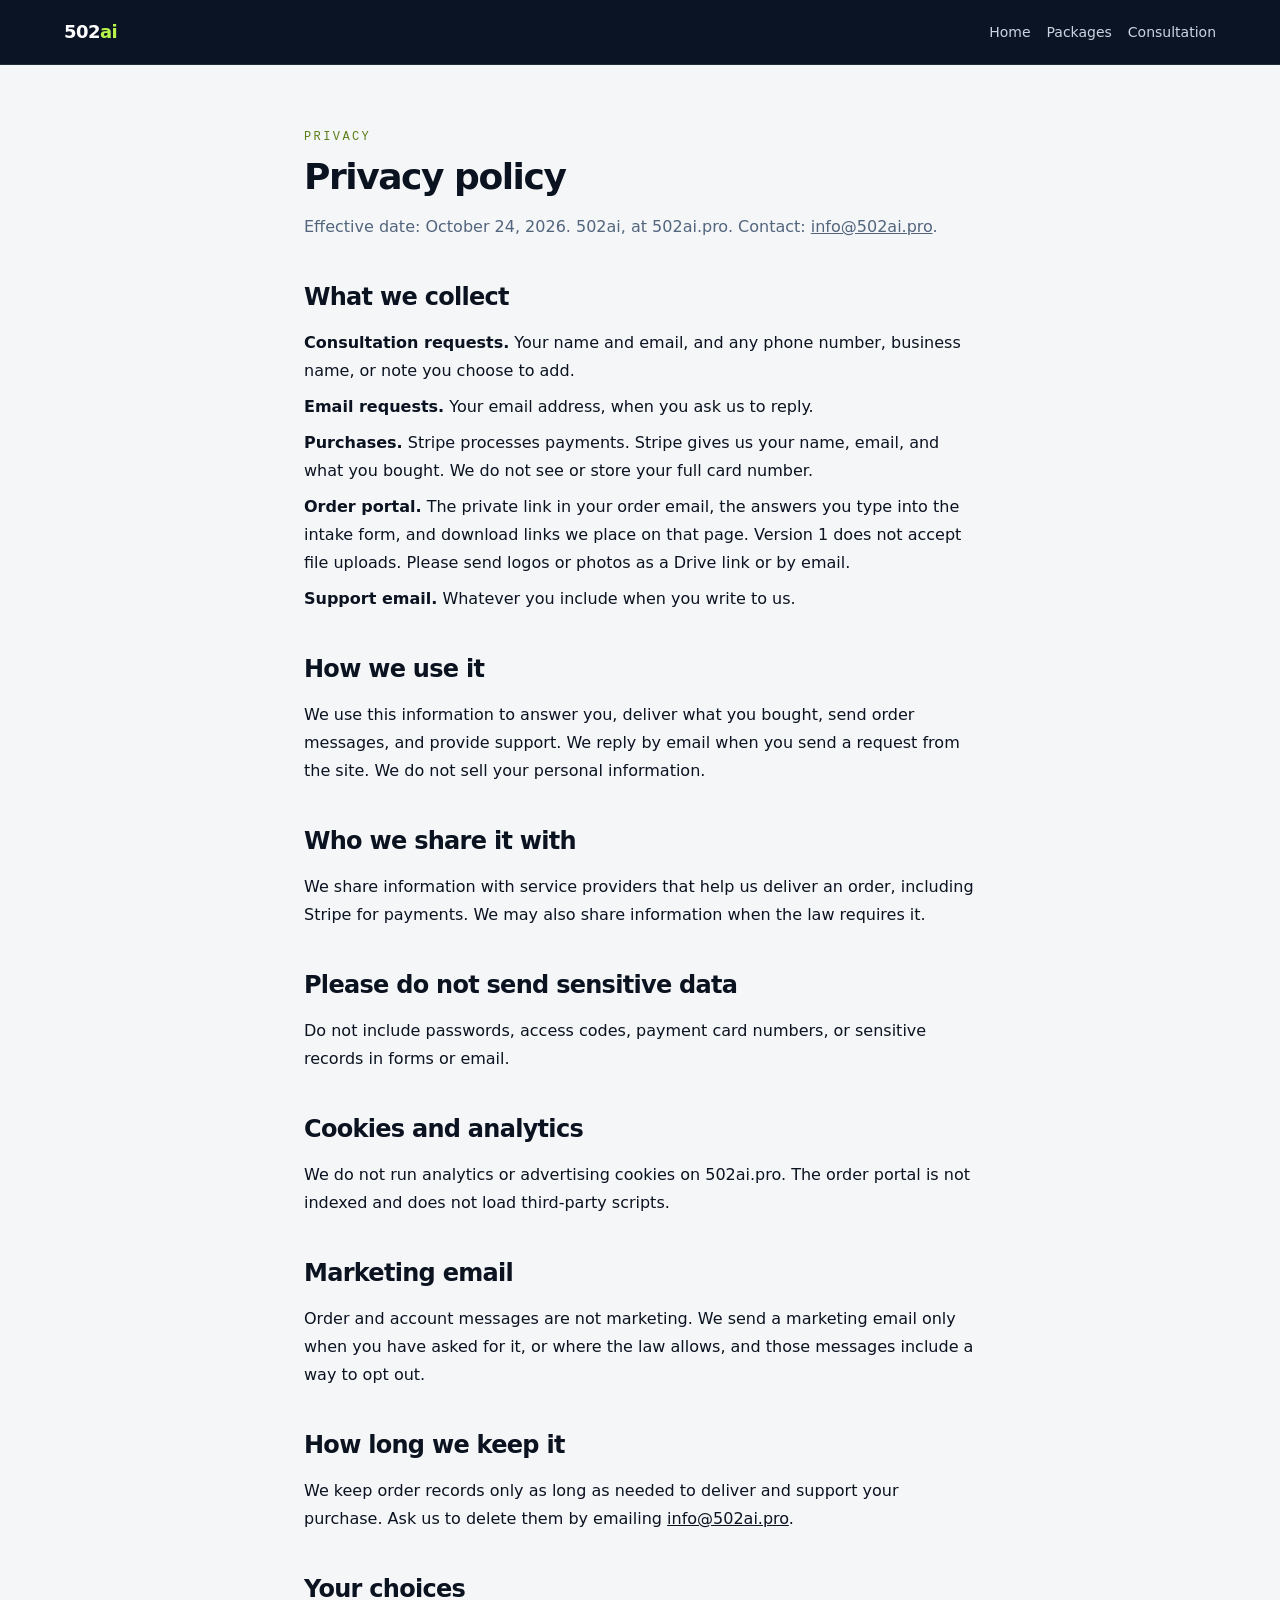
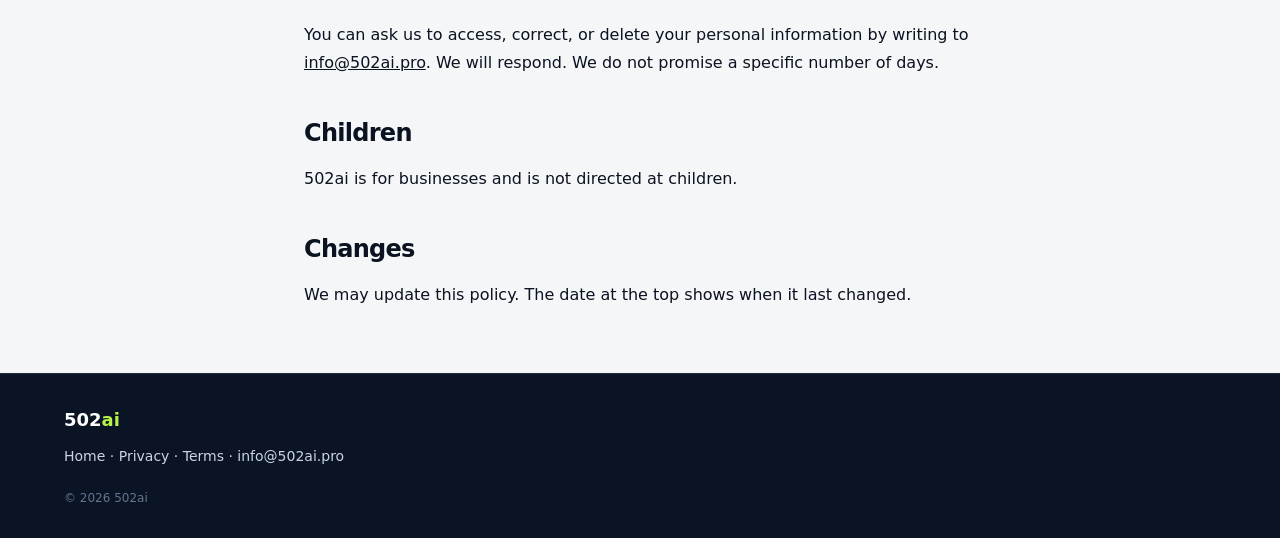
<file: privacy.html>
<!DOCTYPE html>
<html lang="en">
<head>
<meta charset="utf-8">
<meta name="viewport" content="width=device-width, initial-scale=1">
<title>Privacy policy | 502ai</title>
<meta name="description" content="How 502ai collects, uses, and shares information when you request a consultation, email us, or buy a package.">
<link rel="canonical" href="https://502ai.pro/privacy">
<meta property="og:title" content="Privacy policy | 502ai">
<meta property="og:description" content="How 502ai collects, uses, and shares information when you request a consultation, email us, or buy a package.">
<meta property="og:url" content="https://502ai.pro/privacy">
<meta property="og:image" content="https://502ai.pro/opengraph-image.png">
<meta property="og:type" content="website">
<meta name="twitter:card" content="summary_large_image">
<meta name="twitter:title" content="Privacy policy | 502ai">
<meta name="twitter:image" content="https://502ai.pro/opengraph-image.png">
<meta name="theme-color" content="#0b1424">
<link rel="icon" href="/favicon.ico" sizes="any">
<link rel="icon" href="/icon.svg" type="image/svg+xml">
<link rel="stylesheet" href="/_next/static/chunks/0__gtioi3s7lj.css">
</head>
<body class="min-h-screen bg-background text-foreground antialiased">
<header class="border-b border-white/10 bg-navy text-white">
<div class="mx-auto flex h-16 max-w-[76rem] items-center justify-between gap-4 px-5 sm:px-8">
<a class="text-lg font-semibold tracking-[-0.03em]" href="/">502<span class="text-lime">ai</span></a>
<nav aria-label="Main" class="flex flex-wrap items-center gap-4 text-sm text-slate-300">
<a class="hover:text-white" href="/">Home</a>
<a class="hover:text-white" href="/#packages">Packages</a>
<a class="hover:text-white" href="/consultation">Consultation</a>
</nav>
</div>
</header>
<main class="bg-background px-5 py-16 sm:px-8">
<article class="mx-auto max-w-2xl text-base leading-7">
<p class="font-mono text-xs uppercase tracking-[0.2em] text-brand-700">Privacy</p>
<h1 class="mt-3 text-4xl font-semibold tracking-[-0.04em]">Privacy policy</h1>
<p class="mt-4 text-muted-foreground">Effective date: October 24, 2026. 502ai, at 502ai.pro. Contact: <a class="underline" href="mailto:info@502ai.pro">info@502ai.pro</a>.</p>
<p class="mt-4" data-postal-address></p>

<h2 class="mt-10 text-2xl font-semibold tracking-[-0.03em]">What we collect</h2>
<ul class="mt-4 list-disc space-y-2 pl-5">
<li><strong>Consultation requests.</strong> Your name and email, and any phone number, business name, or note you choose to add.</li>
<li><strong>Email requests.</strong> Your email address, when you ask us to reply.</li>
<li><strong>Purchases.</strong> Stripe processes payments. Stripe gives us your name, email, and what you bought. We do not see or store your full card number.</li>
<li><strong>Order portal.</strong> The private link in your order email, the answers you type into the intake form, and download links we place on that page. Version 1 does not accept file uploads. Please send logos or photos as a Drive link or by email.</li>
<li><strong>Support email.</strong> Whatever you include when you write to us.</li>
</ul>

<h2 class="mt-10 text-2xl font-semibold tracking-[-0.03em]">How we use it</h2>
<p class="mt-4">We use this information to answer you, deliver what you bought, send order messages, and provide support. We reply by email when you send a request from the site. We do not sell your personal information.</p>

<h2 class="mt-10 text-2xl font-semibold tracking-[-0.03em]">Who we share it with</h2>
<p class="mt-4">We share information with service providers that help us deliver an order, including Stripe for payments. We may also share information when the law requires it.</p>

<h2 class="mt-10 text-2xl font-semibold tracking-[-0.03em]">Please do not send sensitive data</h2>
<p class="mt-4">Do not include passwords, access codes, payment card numbers, or sensitive records in forms or email.</p>

<h2 class="mt-10 text-2xl font-semibold tracking-[-0.03em]">Cookies and analytics</h2>
<p class="mt-4">We do not run analytics or advertising cookies on 502ai.pro. The order portal is not indexed and does not load third-party scripts.</p>

<h2 class="mt-10 text-2xl font-semibold tracking-[-0.03em]">Marketing email</h2>
<p class="mt-4">Order and account messages are not marketing. We send a marketing email only when you have asked for it, or where the law allows, and those messages include a way to opt out.</p>

<h2 class="mt-10 text-2xl font-semibold tracking-[-0.03em]">How long we keep it</h2>
<p class="mt-4">We keep order records only as long as needed to deliver and support your purchase. Ask us to delete them by emailing <a class="underline" href="mailto:info@502ai.pro">info@502ai.pro</a>.</p>

<h2 class="mt-10 text-2xl font-semibold tracking-[-0.03em]">Your choices</h2>
<p class="mt-4">You can ask us to access, correct, or delete your personal information by writing to <a class="underline" href="mailto:info@502ai.pro">info@502ai.pro</a>. We will respond. We do not promise a specific number of days.</p>

<h2 class="mt-10 text-2xl font-semibold tracking-[-0.03em]">Children</h2>
<p class="mt-4">502ai is for businesses and is not directed at children.</p>

<h2 class="mt-10 text-2xl font-semibold tracking-[-0.03em]">Changes</h2>
<p class="mt-4">We may update this policy. The date at the top shows when it last changed.</p>
</article>
</main>
<footer class="border-t border-white/10 bg-navy text-slate-300">
<div class="mx-auto flex max-w-[76rem] flex-col gap-3 px-5 py-8 text-sm sm:px-8">
<p class="text-lg font-semibold text-white">502<span class="text-lime">ai</span></p>
<p><a class="hover:text-white" href="/">Home</a> · <a class="hover:text-white" href="/privacy">Privacy</a> · <a class="hover:text-white" href="/terms">Terms</a> · <a class="hover:text-white" href="mailto:info@502ai.pro">info@502ai.pro</a></p>
<p data-postal-address></p>
<p class="text-xs text-slate-500">© 2026 502ai</p>
</div>
</footer>
<script src="/assets/legal.js"></script>
</body>
</html>
</file>
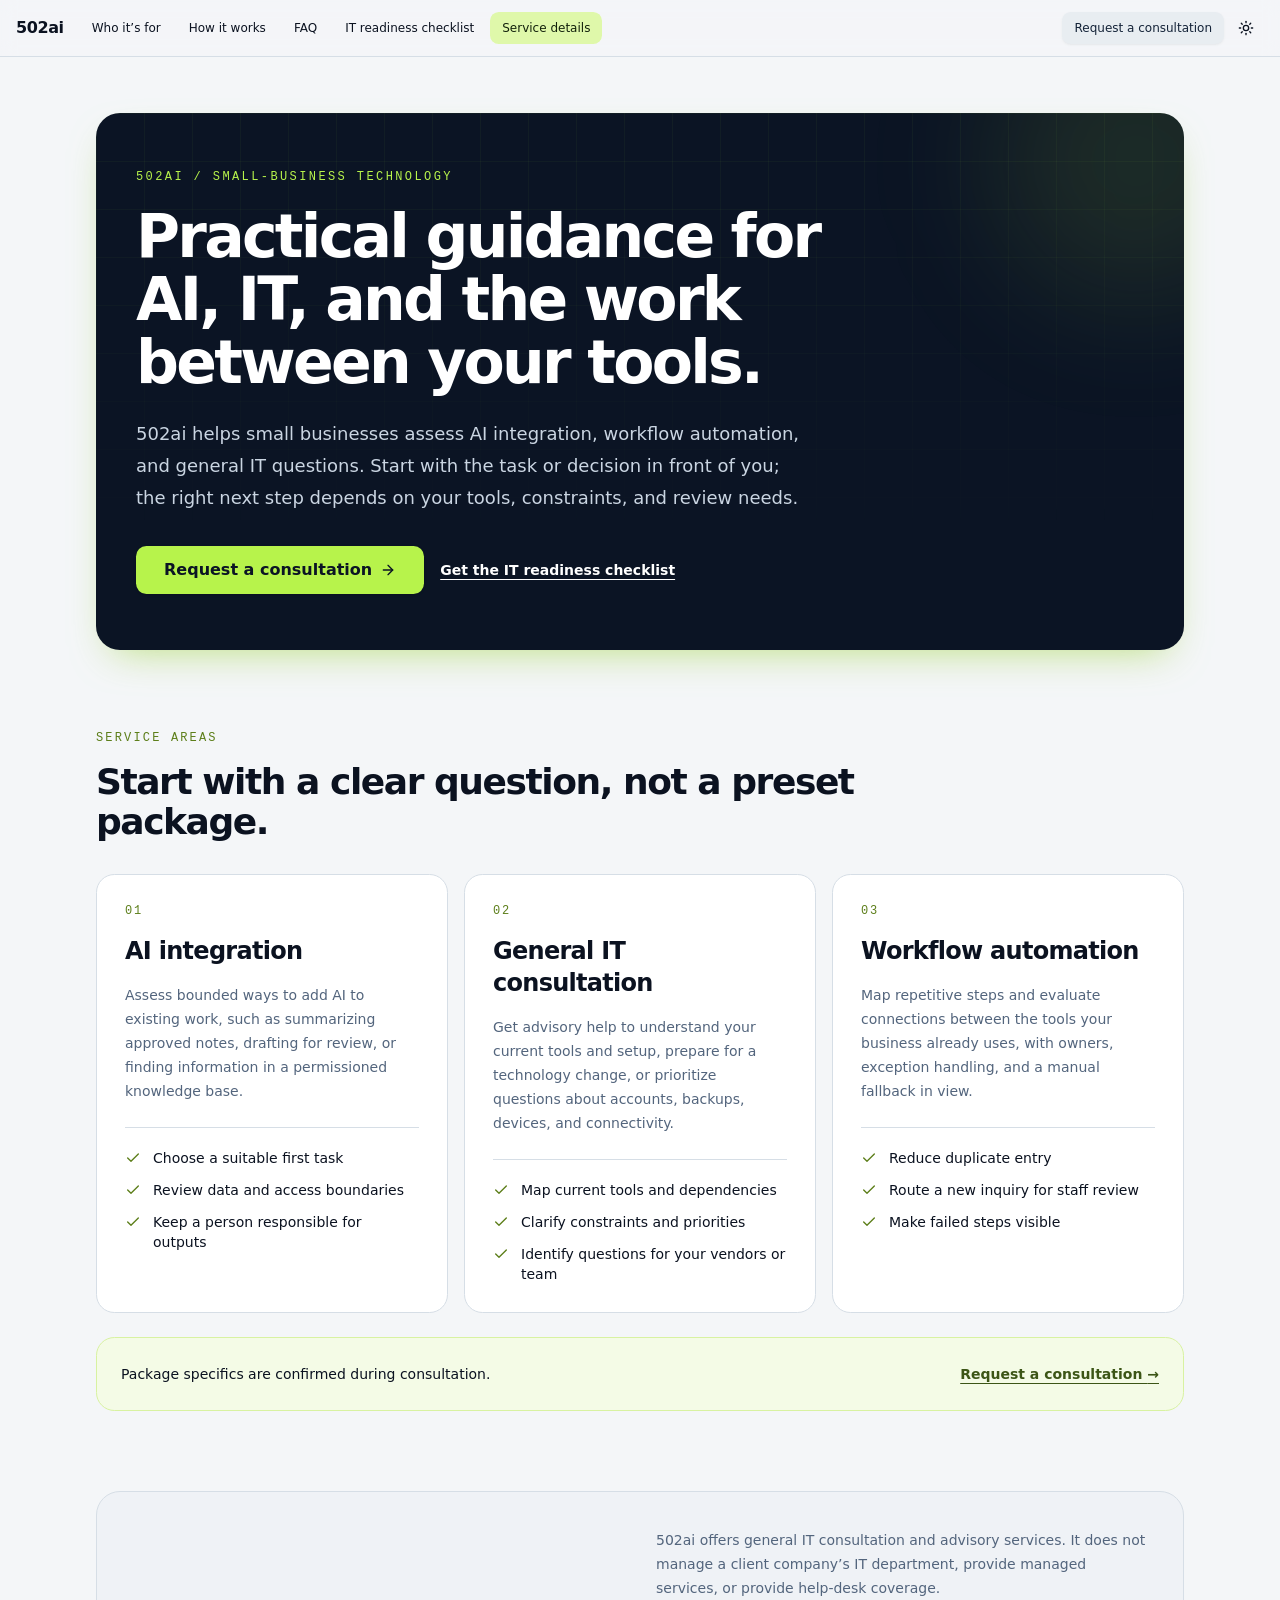
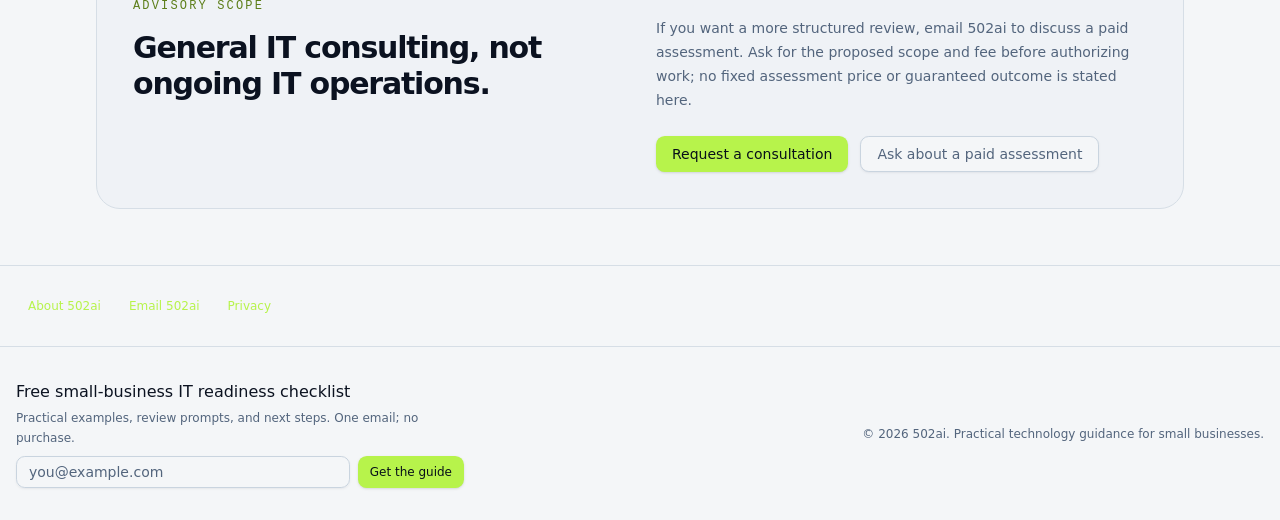
<file: services.html>
<!DOCTYPE html><html lang="en" dir="ltr"><head><meta charset="utf-8"><meta name="viewport" content="width=device-width, initial-scale=1"><link rel="stylesheet" href="_next/static/chunks/0__gtioi3s7lj.css" data-precedence="next"><link rel="preload" as="script" fetchpriority="low" href="_next/static/chunks/0fldi-4fgo6om.js"><script src="_next/static/chunks/0v95vu3h-w4fk.js" async=""></script><script src="_next/static/chunks/0lfxirqtvazlu.js" async=""></script><script src="_next/static/chunks/0l1_47-31-frg.js" async=""></script><script src="_next/static/chunks/0_~oc-q8md0.5.js" async=""></script><script src="_next/static/chunks/turbopack-06mkimn4y7oui.js" async=""></script><script src="_next/static/chunks/01xlw8hd842-c.js" async=""></script><script src="_next/static/chunks/00-csyj9a6t-x.js" async=""></script><script src="_next/static/chunks/0rse4l1ep731e.js" async=""></script><script src="_next/static/chunks/009zz1fhqhka-.js" async=""></script><script src="_next/static/chunks/12fk6u5hmqf47.js" async=""></script><script src="_next/static/chunks/0-q.mwi4mcrxv.js" async=""></script><script src="_next/static/chunks/0bn8dwyu2_uis.js" async=""></script><script src="_next/static/chunks/06d.wo8749jlh.js" async=""></script><script src="_next/static/chunks/0~isg1e2u99oy.js" async=""></script><script src="_next/static/chunks/0ojf.-gmc4uyp.js" async=""></script><script src="_next/static/chunks/0a0m3w8spjua4.js" async=""></script><meta name="next-size-adjust" content=""><meta name="theme-color" content="#0b1424"><title>AI Integration, General IT Consultation &amp; Workflow Automation | 502ai</title><meta name="description" content="502ai provides AI integration, general IT consultation, and workflow automation for small businesses."><meta name="application-name" content="502ai"><link rel="manifest" href="/manifest.webmanifest"><meta property="og:title" content="AI Integration, General IT Consultation &amp; Workflow Automation | 502ai"><meta property="og:description" content="502ai provides AI integration, general IT consultation, and workflow automation for small businesses."><meta property="og:url" content="https://502ai.polsia.io/services"><meta property="og:image" content="https://502ai.polsia.io/opengraph-image"><meta property="og:image:alt" content="502ai"><meta property="og:type" content="website"><meta name="twitter:card" content="summary_large_image"><meta name="twitter:title" content="AI Integration, General IT Consultation &amp; Workflow Automation | 502ai"><meta name="twitter:description" content="502ai provides AI integration, general IT consultation, and workflow automation for small businesses."><meta name="twitter:image" content="https://502ai.polsia.io/opengraph-image"><link rel="icon" href="/icon.svg?icon.0nr6n2ke7qc_d.svg" sizes="any" type="image/svg+xml"><script src="_next/static/chunks/03~yq9q893hmn.js" nomodule=""></script></head><body class="min-h-screen bg-background font-body text-foreground antialiased"><div hidden=""><!--$--><!--/$--></div><script>((a,b,c,d,e,f,g,h)=>{let i=document.documentElement,j=["light","dark"];function k(b){var c;(Array.isArray(a)?a:[a]).forEach(a=>{let c="class"===a,d=c&&f?e.map(a=>f[a]||a):e;c?(i.classList.remove(...d),i.classList.add(f&&f[b]?f[b]:b)):i.setAttribute(a,b)}),c=b,h&&j.includes(c)&&(i.style.colorScheme=c)}if(d)k(d);else try{let a=localStorage.getItem(b)||c,d=g&&"system"===a?window.matchMedia("(prefers-color-scheme: dark)").matches?"dark":"light":a;k(d)}catch(a){}})("class","theme","system",null,["light","dark"],null,true,true)</script><div class="displayfont_ef4580e2-module__H3jTgG__variable monofont_17b3faa7-module__HdOs8W__variable"><header class="sticky top-0 z-40 w-full border-b border-border bg-background/95 backdrop-blur supports-[backdrop-filter]:bg-background/60"><nav aria-label="Primary" class="mx-auto flex h-14 max-w-screen-xl items-center gap-2 px-4"><a class="mr-2 shrink-0 truncate text-base font-semibold tracking-tight" href="/">502ai</a><div class="hidden items-center gap-1 md:flex"><a class="inline-flex items-center justify-center gap-2 whitespace-nowrap font-medium transition-all focus-visible:outline-none focus-visible:ring-2 focus-visible:ring-ring focus-visible:ring-offset-2 focus-visible:ring-offset-background disabled:pointer-events-none disabled:opacity-50 [&amp;_svg]:pointer-events-none [&amp;_svg]:size-4 [&amp;_svg]:shrink-0 hover:bg-accent hover:text-accent-foreground h-8 rounded-md px-3 text-xs" href="/#paths">Who it’s for</a><a class="inline-flex items-center justify-center gap-2 whitespace-nowrap font-medium transition-all focus-visible:outline-none focus-visible:ring-2 focus-visible:ring-ring focus-visible:ring-offset-2 focus-visible:ring-offset-background disabled:pointer-events-none disabled:opacity-50 [&amp;_svg]:pointer-events-none [&amp;_svg]:size-4 [&amp;_svg]:shrink-0 hover:bg-accent hover:text-accent-foreground h-8 rounded-md px-3 text-xs" href="/#process">How it works</a><a class="inline-flex items-center justify-center gap-2 whitespace-nowrap font-medium transition-all focus-visible:outline-none focus-visible:ring-2 focus-visible:ring-ring focus-visible:ring-offset-2 focus-visible:ring-offset-background disabled:pointer-events-none disabled:opacity-50 [&amp;_svg]:pointer-events-none [&amp;_svg]:size-4 [&amp;_svg]:shrink-0 hover:bg-accent hover:text-accent-foreground h-8 rounded-md px-3 text-xs" href="/faq">FAQ</a><a class="inline-flex items-center justify-center gap-2 whitespace-nowrap font-medium transition-all focus-visible:outline-none focus-visible:ring-2 focus-visible:ring-ring focus-visible:ring-offset-2 focus-visible:ring-offset-background disabled:pointer-events-none disabled:opacity-50 [&amp;_svg]:pointer-events-none [&amp;_svg]:size-4 [&amp;_svg]:shrink-0 hover:bg-accent hover:text-accent-foreground h-8 rounded-md px-3 text-xs" href="/lead-magnet-download">IT readiness checklist</a><a aria-current="page" class="inline-flex items-center justify-center gap-2 whitespace-nowrap font-medium transition-all focus-visible:outline-none focus-visible:ring-2 focus-visible:ring-ring focus-visible:ring-offset-2 focus-visible:ring-offset-background disabled:pointer-events-none disabled:opacity-50 [&amp;_svg]:pointer-events-none [&amp;_svg]:size-4 [&amp;_svg]:shrink-0 hover:bg-accent hover:text-accent-foreground h-8 rounded-md px-3 text-xs bg-accent text-accent-foreground" href="/services">Service details</a></div><div class="ml-auto flex items-center gap-1"><div class="hidden items-center gap-1 md:flex"><a class="inline-flex items-center justify-center gap-2 whitespace-nowrap font-medium transition-all focus-visible:outline-none focus-visible:ring-2 focus-visible:ring-ring focus-visible:ring-offset-2 focus-visible:ring-offset-background disabled:pointer-events-none disabled:opacity-50 [&amp;_svg]:pointer-events-none [&amp;_svg]:size-4 [&amp;_svg]:shrink-0 bg-secondary text-secondary-foreground shadow-sm hover:bg-secondary/80 h-8 rounded-md px-3 text-xs" href="/consultation">Request a consultation</a></div><button class="inline-flex items-center justify-center gap-2 whitespace-nowrap rounded-md text-sm font-medium transition-all focus-visible:outline-none focus-visible:ring-2 focus-visible:ring-ring focus-visible:ring-offset-2 focus-visible:ring-offset-background disabled:pointer-events-none disabled:opacity-50 [&amp;_svg]:pointer-events-none [&amp;_svg]:size-4 [&amp;_svg]:shrink-0 hover:bg-accent hover:text-accent-foreground h-9 w-9" aria-label="Toggle theme"><svg xmlns="http://www.w3.org/2000/svg" width="24" height="24" viewBox="0 0 24 24" fill="none" stroke="currentColor" stroke-width="2" stroke-linecap="round" stroke-linejoin="round" class="lucide lucide-sun block dark:hidden" aria-hidden="true"><circle cx="12" cy="12" r="4"></circle><path d="M12 2v2"></path><path d="M12 20v2"></path><path d="m4.93 4.93 1.41 1.41"></path><path d="m17.66 17.66 1.41 1.41"></path><path d="M2 12h2"></path><path d="M20 12h2"></path><path d="m6.34 17.66-1.41 1.41"></path><path d="m19.07 4.93-1.41 1.41"></path></svg><svg xmlns="http://www.w3.org/2000/svg" width="24" height="24" viewBox="0 0 24 24" fill="none" stroke="currentColor" stroke-width="2" stroke-linecap="round" stroke-linejoin="round" class="lucide lucide-moon hidden dark:block" aria-hidden="true"><path d="M12 3a6 6 0 0 0 9 9 9 9 0 1 1-9-9Z"></path></svg></button><button class="inline-flex items-center justify-center gap-2 whitespace-nowrap rounded-md text-sm font-medium transition-all focus-visible:outline-none focus-visible:ring-2 focus-visible:ring-ring focus-visible:ring-offset-2 focus-visible:ring-offset-background disabled:pointer-events-none disabled:opacity-50 [&amp;_svg]:pointer-events-none [&amp;_svg]:size-4 [&amp;_svg]:shrink-0 hover:bg-accent hover:text-accent-foreground h-9 w-9 md:hidden" type="button" aria-haspopup="dialog" aria-expanded="false" aria-controls="radix-_R_f5lb_" data-state="closed"><svg xmlns="http://www.w3.org/2000/svg" width="24" height="24" viewBox="0 0 24 24" fill="none" stroke="currentColor" stroke-width="2" stroke-linecap="round" stroke-linejoin="round" class="lucide lucide-menu" aria-hidden="true"><line x1="4" x2="20" y1="12" y2="12"></line><line x1="4" x2="20" y1="6" y2="6"></line><line x1="4" x2="20" y1="18" y2="18"></line></svg><span class="sr-only">Open menu</span></button></div></nav></header><main class="bg-background"><script type="application/ld+json">{"@context":"https://schema.org","@type":"ItemList","name":"502ai services","itemListElement":[{"@type":"ListItem","position":1,"item":{"@type":"Service","name":"AI integration","description":"Assess bounded ways to add AI to existing work, such as summarizing approved notes, drafting for review, or finding information in a permissioned knowledge base.","provider":{"@type":"Organization","name":"502ai"}}},{"@type":"ListItem","position":2,"item":{"@type":"Service","name":"General IT consultation","description":"Get advisory help to understand your current tools and setup, prepare for a technology change, or prioritize questions about accounts, backups, devices, and connectivity.","provider":{"@type":"Organization","name":"502ai"}}},{"@type":"ListItem","position":3,"item":{"@type":"Service","name":"Workflow automation","description":"Map repetitive steps and evaluate connections between the tools your business already uses, with owners, exception handling, and a manual fallback in view.","provider":{"@type":"Organization","name":"502ai"}}}]}</script><div class="mx-auto max-w-6xl space-y-14 px-5 py-10 sm:px-8 sm:py-14 lg:space-y-20"><header class="relative isolate overflow-hidden rounded-3xl bg-navy px-6 py-10 text-white shadow-lime sm:px-10 sm:py-14"><div class="marketing-grid pointer-events-none absolute inset-0 -z-10 opacity-60"></div><div class="pointer-events-none absolute -right-24 -top-24 -z-10 size-72 rounded-full bg-lime/10 blur-3xl"></div><div class="max-w-3xl"><p class="font-mono text-xs uppercase tracking-[0.2em] text-lime">502ai / small-business technology</p><h1 class="mt-5 text-4xl font-semibold leading-[1.05] tracking-[-0.045em] sm:text-6xl">Practical guidance for AI, IT, and the work between your tools.</h1><p class="mt-6 max-w-2xl text-base leading-7 text-slate-300 sm:text-lg sm:leading-8">502ai helps small businesses assess AI integration, workflow automation, and general IT questions. Start with the task or decision in front of you; the right next step depends on your tools, constraints, and review needs.</p><div class="mt-8 flex flex-col gap-4 sm:flex-row sm:items-center"><a class="inline-flex items-center justify-center gap-2 whitespace-nowrap transition-all focus-visible:outline-none focus-visible:ring-2 focus-visible:ring-ring focus-visible:ring-offset-2 focus-visible:ring-offset-background disabled:pointer-events-none disabled:opacity-50 [&amp;_svg]:pointer-events-none [&amp;_svg]:size-4 [&amp;_svg]:shrink-0 shadow hover:shadow-md active:translate-y-px h-12 rounded-lg px-7 text-base font-semibold bg-lime text-navy hover:bg-lime/90" href="/consultation">Request a consultation <svg xmlns="http://www.w3.org/2000/svg" width="24" height="24" viewBox="0 0 24 24" fill="none" stroke="currentColor" stroke-width="2" stroke-linecap="round" stroke-linejoin="round" class="lucide lucide-arrow-right" aria-hidden="true"><path d="M5 12h14"></path><path d="m12 5 7 7-7 7"></path></svg></a><a class="lime-focus text-sm font-semibold text-white underline underline-offset-4" href="/#free-guide">Get the IT readiness checklist</a></div></div></header><section aria-labelledby="service-areas-heading"><div class="max-w-3xl"><p class="font-mono text-xs uppercase tracking-[0.18em] text-brand-700">Service areas</p><h2 id="service-areas-heading" class="mt-4 text-3xl font-semibold tracking-[-0.04em] text-foreground sm:text-4xl">Start with a clear question, not a preset package.</h2></div><div class="mt-8 grid gap-4 lg:grid-cols-3"><article class="rounded-2xl border border-border bg-card p-6 sm:p-7"><p class="font-mono text-xs tracking-[0.14em] text-brand-700">01</p><h3 class="mt-4 text-2xl font-semibold tracking-[-0.03em]">AI integration</h3><p class="mt-4 text-sm leading-6 text-muted-foreground">Assess bounded ways to add AI to existing work, such as summarizing approved notes, drafting for review, or finding information in a permissioned knowledge base.</p><ul class="mt-6 space-y-3 border-t border-border pt-5"><li class="flex gap-3 text-sm leading-5 text-foreground"><svg xmlns="http://www.w3.org/2000/svg" width="24" height="24" viewBox="0 0 24 24" fill="none" stroke="currentColor" stroke-width="2" stroke-linecap="round" stroke-linejoin="round" class="lucide lucide-check mt-0.5 size-4 shrink-0 text-brand-700" aria-hidden="true"><path d="M20 6 9 17l-5-5"></path></svg><span>Choose a suitable first task</span></li><li class="flex gap-3 text-sm leading-5 text-foreground"><svg xmlns="http://www.w3.org/2000/svg" width="24" height="24" viewBox="0 0 24 24" fill="none" stroke="currentColor" stroke-width="2" stroke-linecap="round" stroke-linejoin="round" class="lucide lucide-check mt-0.5 size-4 shrink-0 text-brand-700" aria-hidden="true"><path d="M20 6 9 17l-5-5"></path></svg><span>Review data and access boundaries</span></li><li class="flex gap-3 text-sm leading-5 text-foreground"><svg xmlns="http://www.w3.org/2000/svg" width="24" height="24" viewBox="0 0 24 24" fill="none" stroke="currentColor" stroke-width="2" stroke-linecap="round" stroke-linejoin="round" class="lucide lucide-check mt-0.5 size-4 shrink-0 text-brand-700" aria-hidden="true"><path d="M20 6 9 17l-5-5"></path></svg><span>Keep a person responsible for outputs</span></li></ul></article><article class="rounded-2xl border border-border bg-card p-6 sm:p-7"><p class="font-mono text-xs tracking-[0.14em] text-brand-700">02</p><h3 class="mt-4 text-2xl font-semibold tracking-[-0.03em]">General IT consultation</h3><p class="mt-4 text-sm leading-6 text-muted-foreground">Get advisory help to understand your current tools and setup, prepare for a technology change, or prioritize questions about accounts, backups, devices, and connectivity.</p><ul class="mt-6 space-y-3 border-t border-border pt-5"><li class="flex gap-3 text-sm leading-5 text-foreground"><svg xmlns="http://www.w3.org/2000/svg" width="24" height="24" viewBox="0 0 24 24" fill="none" stroke="currentColor" stroke-width="2" stroke-linecap="round" stroke-linejoin="round" class="lucide lucide-check mt-0.5 size-4 shrink-0 text-brand-700" aria-hidden="true"><path d="M20 6 9 17l-5-5"></path></svg><span>Map current tools and dependencies</span></li><li class="flex gap-3 text-sm leading-5 text-foreground"><svg xmlns="http://www.w3.org/2000/svg" width="24" height="24" viewBox="0 0 24 24" fill="none" stroke="currentColor" stroke-width="2" stroke-linecap="round" stroke-linejoin="round" class="lucide lucide-check mt-0.5 size-4 shrink-0 text-brand-700" aria-hidden="true"><path d="M20 6 9 17l-5-5"></path></svg><span>Clarify constraints and priorities</span></li><li class="flex gap-3 text-sm leading-5 text-foreground"><svg xmlns="http://www.w3.org/2000/svg" width="24" height="24" viewBox="0 0 24 24" fill="none" stroke="currentColor" stroke-width="2" stroke-linecap="round" stroke-linejoin="round" class="lucide lucide-check mt-0.5 size-4 shrink-0 text-brand-700" aria-hidden="true"><path d="M20 6 9 17l-5-5"></path></svg><span>Identify questions for your vendors or team</span></li></ul></article><article class="rounded-2xl border border-border bg-card p-6 sm:p-7"><p class="font-mono text-xs tracking-[0.14em] text-brand-700">03</p><h3 class="mt-4 text-2xl font-semibold tracking-[-0.03em]">Workflow automation</h3><p class="mt-4 text-sm leading-6 text-muted-foreground">Map repetitive steps and evaluate connections between the tools your business already uses, with owners, exception handling, and a manual fallback in view.</p><ul class="mt-6 space-y-3 border-t border-border pt-5"><li class="flex gap-3 text-sm leading-5 text-foreground"><svg xmlns="http://www.w3.org/2000/svg" width="24" height="24" viewBox="0 0 24 24" fill="none" stroke="currentColor" stroke-width="2" stroke-linecap="round" stroke-linejoin="round" class="lucide lucide-check mt-0.5 size-4 shrink-0 text-brand-700" aria-hidden="true"><path d="M20 6 9 17l-5-5"></path></svg><span>Reduce duplicate entry</span></li><li class="flex gap-3 text-sm leading-5 text-foreground"><svg xmlns="http://www.w3.org/2000/svg" width="24" height="24" viewBox="0 0 24 24" fill="none" stroke="currentColor" stroke-width="2" stroke-linecap="round" stroke-linejoin="round" class="lucide lucide-check mt-0.5 size-4 shrink-0 text-brand-700" aria-hidden="true"><path d="M20 6 9 17l-5-5"></path></svg><span>Route a new inquiry for staff review</span></li><li class="flex gap-3 text-sm leading-5 text-foreground"><svg xmlns="http://www.w3.org/2000/svg" width="24" height="24" viewBox="0 0 24 24" fill="none" stroke="currentColor" stroke-width="2" stroke-linecap="round" stroke-linejoin="round" class="lucide lucide-check mt-0.5 size-4 shrink-0 text-brand-700" aria-hidden="true"><path d="M20 6 9 17l-5-5"></path></svg><span>Make failed steps visible</span></li></ul></article></div><aside aria-label="Package confirmation" class="mt-6 flex flex-col gap-4 rounded-2xl border border-brand-200 bg-brand-50 p-5 text-sm leading-6 text-foreground sm:flex-row sm:items-center sm:justify-between sm:p-6"><p>Package specifics are confirmed during consultation.</p><a class="lime-focus shrink-0 font-semibold text-brand-800 underline underline-offset-4" href="/consultation">Request a consultation <span aria-hidden="true">→</span></a></aside></section><section class="grid gap-8 rounded-3xl border border-border bg-muted/45 p-6 sm:p-9 lg:grid-cols-[1fr_1fr] lg:items-center"><div><p class="font-mono text-xs uppercase tracking-[0.18em] text-brand-700">Advisory scope</p><h2 class="mt-4 text-3xl font-semibold tracking-[-0.04em] text-foreground">General IT consulting, not ongoing IT operations.</h2></div><div class="space-y-4 text-sm leading-6 text-muted-foreground"><p>502ai offers general IT consultation and advisory services. It does not manage a client company’s IT department, provide managed services, or provide help-desk coverage.</p><p>If you want a more structured review, email 502ai to discuss a paid assessment. Ask for the proposed scope and fee before authorizing work; no fixed assessment price or guaranteed outcome is stated here.</p><div class="flex flex-col gap-3 pt-2 sm:flex-row"><a class="inline-flex items-center justify-center gap-2 whitespace-nowrap rounded-md text-sm font-medium transition-all focus-visible:outline-none focus-visible:ring-2 focus-visible:ring-ring focus-visible:ring-offset-2 focus-visible:ring-offset-background disabled:pointer-events-none disabled:opacity-50 [&amp;_svg]:pointer-events-none [&amp;_svg]:size-4 [&amp;_svg]:shrink-0 bg-primary text-primary-foreground shadow hover:bg-primary/90 hover:shadow-md active:translate-y-px h-9 px-4 py-2" href="/consultation">Request a consultation</a><a class="inline-flex items-center justify-center gap-2 whitespace-nowrap rounded-md text-sm font-medium transition-all focus-visible:outline-none focus-visible:ring-2 focus-visible:ring-ring focus-visible:ring-offset-2 focus-visible:ring-offset-background disabled:pointer-events-none disabled:opacity-50 [&amp;_svg]:pointer-events-none [&amp;_svg]:size-4 [&amp;_svg]:shrink-0 border border-input bg-background shadow-sm hover:bg-accent hover:text-accent-foreground h-9 px-4 py-2" href="mailto:502ai@polsia.app">Ask about a paid assessment</a></div></div></section></div></main><!--$--><!--/$--><footer class="border-t border-border"><nav aria-label="Footer" class="mx-auto flex max-w-screen-xl flex-wrap items-center gap-1 px-4 py-6 text-sm"><a class="inline-flex items-center justify-center gap-2 whitespace-nowrap font-medium transition-all focus-visible:outline-none focus-visible:ring-2 focus-visible:ring-ring focus-visible:ring-offset-2 focus-visible:ring-offset-background disabled:pointer-events-none disabled:opacity-50 [&amp;_svg]:pointer-events-none [&amp;_svg]:size-4 [&amp;_svg]:shrink-0 text-primary underline-offset-4 hover:underline h-8 rounded-md px-3 text-xs" href="/about">About 502ai</a><a class="inline-flex items-center justify-center gap-2 whitespace-nowrap font-medium transition-all focus-visible:outline-none focus-visible:ring-2 focus-visible:ring-ring focus-visible:ring-offset-2 focus-visible:ring-offset-background disabled:pointer-events-none disabled:opacity-50 [&amp;_svg]:pointer-events-none [&amp;_svg]:size-4 [&amp;_svg]:shrink-0 text-primary underline-offset-4 hover:underline h-8 rounded-md px-3 text-xs" href="mailto:502ai@polsia.app">Email 502ai</a><a class="inline-flex items-center justify-center gap-2 whitespace-nowrap font-medium transition-all focus-visible:outline-none focus-visible:ring-2 focus-visible:ring-ring focus-visible:ring-offset-2 focus-visible:ring-offset-background disabled:pointer-events-none disabled:opacity-50 [&amp;_svg]:pointer-events-none [&amp;_svg]:size-4 [&amp;_svg]:shrink-0 text-primary underline-offset-4 hover:underline h-8 rounded-md px-3 text-xs" href="/#privacy-note">Privacy</a></nav><div data-orientation="horizontal" role="none" class="shrink-0 bg-border h-[1px] w-full mx-auto max-w-screen-xl"></div><div class="mx-auto flex max-w-screen-xl flex-col items-stretch gap-3 px-4 py-8 sm:flex-row sm:items-center sm:justify-between sm:gap-6"><div class="flex-1 max-w-md"><div class="flex flex-col gap-2"><div class="flex flex-col gap-1"><p class="text-body font-medium text-foreground">Free small-business IT readiness checklist</p><p class="text-xs text-muted-foreground leading-relaxed">Practical examples, review prompts, and next steps. One email; no purchase.</p></div><form novalidate="" class="flex flex-col gap-2 sm:flex-row sm:items-start sm:gap-2"><div class="flex-1 space-y-1"><input type="email" class="flex w-full rounded-md border border-input bg-transparent py-1 shadow-sm transition-colors file:border-0 file:bg-transparent file:text-sm file:font-medium file:text-foreground placeholder:text-muted-foreground focus-visible:outline-none focus-visible:ring-1 focus-visible:ring-ring disabled:cursor-not-allowed disabled:opacity-50 md:text-sm h-8 text-xs px-3" inputmode="email" autocomplete="email" placeholder="you@example.com" aria-label="Email address" id="_R_3ndlb_-form-item" aria-describedby="_R_3ndlb_-form-item-description" aria-invalid="false" name="email" value=""></div><button class="inline-flex items-center justify-center gap-2 whitespace-nowrap font-medium transition-all focus-visible:outline-none focus-visible:ring-2 focus-visible:ring-ring focus-visible:ring-offset-2 focus-visible:ring-offset-background disabled:pointer-events-none disabled:opacity-50 [&amp;_svg]:pointer-events-none [&amp;_svg]:size-4 [&amp;_svg]:shrink-0 bg-primary text-primary-foreground shadow hover:bg-primary/90 hover:shadow-md active:translate-y-px h-8 rounded-md px-3 text-xs sm:w-auto" type="submit"><span>Get the guide</span></button></form></div></div><p class="text-xs text-muted-foreground sm:text-right">© <!-- -->2026<!-- --> <!-- -->502ai<!-- -->. Practical technology guidance for small businesses.</p></div></footer><section aria-label="Notifications alt+T" tabindex="-1" aria-live="polite" aria-relevant="additions text" aria-atomic="false"></section></div><script src="_next/static/chunks/0fldi-4fgo6om.js" id="_R_" async=""></script><script>(self.__next_f=self.__next_f||[]).push([0])</script><script>self.__next_f.push([1,"1:\"$Sreact.fragment\"\n3:I[39756,[\"/_next/static/chunks/01xlw8hd842-c.js\",\"/_next/static/chunks/00-csyj9a6t-x.js\"],\"default\"]\n4:I[37457,[\"/_next/static/chunks/01xlw8hd842-c.js\",\"/_next/static/chunks/00-csyj9a6t-x.js\"],\"default\"]\n5:I[22016,[\"/_next/static/chunks/0rse4l1ep731e.js\",\"/_next/static/chunks/009zz1fhqhka-.js\",\"/_next/static/chunks/12fk6u5hmqf47.js\",\"/_next/static/chunks/0-q.mwi4mcrxv.js\",\"/_next/static/chunks/0bn8dwyu2_uis.js\",\"/_next/static/chunks/06d.wo8749jlh.js\",\"/_next/static/chunks/0~isg1e2u99oy.js\"],\"\"]\ne:I[63491,[\"/_next/static/chunks/0rse4l1ep731e.js\",\"/_next/static/chunks/009zz1fhqhka-.js\",\"/_next/static/chunks/12fk6u5hmqf47.js\",\"/_next/static/chunks/0-q.mwi4mcrxv.js\",\"/_next/static/chunks/0bn8dwyu2_uis.js\",\"/_next/static/chunks/06d.wo8749jlh.js\",\"/_next/static/chunks/0~isg1e2u99oy.js\",\"/_next/static/chunks/0ojf.-gmc4uyp.js\"],\"default\"]\n15:I[97367,[\"/_next/static/chunks/01xlw8hd842-c.js\",\"/_next/static/chunks/00-csyj9a6t-x.js\"],\"OutletBoundary\"]\n16:\"$Sreact.suspense\"\n19:I[97367,[\"/_next/static/chunks/01xlw8hd842-c.js\",\"/_next/static/chunks/00-csyj9a6t-x.js\"],\"ViewportBoundary\"]\n1b:I[97367,[\"/_next/static/chunks/01xlw8hd842-c.js\",\"/_next/static/chunks/00-csyj9a6t-x.js\"],\"MetadataBoundary\"]\n1d:I[27423,[\"/_next/static/chunks/0rse4l1ep731e.js\",\"/_next/static/chunks/009zz1fhqhka-.js\",\"/_next/static/chunks/12fk6u5hmqf47.js\",\"/_next/static/chunks/0-q.mwi4mcrxv.js\",\"/_next/static/chunks/0bn8dwyu2_uis.js\",\"/_next/static/chunks/06d.wo8749jlh.js\",\"/_next/static/chunks/0~isg1e2u99oy.js\"],\"ThemeProvider\"]\n1e:I[1661,[\"/_next/static/chunks/0rse4l1ep731e.js\",\"/_next/static/chunks/009zz1fhqhka-.js\",\"/_next/static/chunks/12fk6u5hmqf47.js\",\"/_next/static/chunks/0-q.mwi4mcrxv.js\",\"/_next/static/chunks/0bn8dwyu2_uis.js\",\"/_next/static/chunks/06d.wo8749jlh.js\",\"/_next/static/chunks/0~isg1e2u99oy.js\"],\"AppProviders\"]\n1f:I[37823,[\"/_next/static/chunks/0rse4l1ep731e.js\",\"/_next/static/chunks/009zz1fhqhka-.js\",\"/_next/static/chunks/12fk6u5hmqf47.js\",\"/_next/static/chunks/0-q.mwi4mcrxv.js\",\"/_next/static/chunks/0bn8dwyu2_uis.js\",\"/_next/static/chunks/06d.wo8749jlh.js\",\"/_next/static/chunks/0~isg1e2u99oy.js\"],\"SiteNav\"]\n20:I[58298,[\"/_next/static/chunks/0rse4l1ep731e.js\",\"/_next/static/chunks/009zz1fhqhka-.js\",\"/_next/static/chunks/12fk6u5hmqf47.js\",\"/_next/static/chunks/0-q.mwi4mcrxv.js\",\"/_next/static/chunks/0bn8dwyu2_uis.js\",\"/_next/static/chunks/06d.wo8749jlh.js\",\"/_next/static/chunks/0~isg1e2u99oy.js\",\"/_next/static/chunks/0a0m3w8spjua4.js\"],\"default\"]\n21:I[37823,[\"/_next/static/chunks/0rse4l1ep731e.js\",\"/_next/static/chunks/009zz1fhqhka-.js\",\"/_next/static/chunks/12fk6u5hmqf47.js\",\"/_next/static/chunks/0-q.mwi4mcrxv.js\",\"/_next/static/chunks/0bn8dwyu2_uis.js\",\"/_next/static/chunks/06d.wo8749jlh.js\",\"/_next/static/chunks/0~isg1e2u99oy.js\"],\"SiteFooter\"]\n22:I[13354,[\"/_next/static/chunks/0rse4l1ep731e.js\",\"/_next/static/chunks/009zz1fhqhka-.js\",\"/_next/static/chunks/12fk6u5hmqf47.js\",\"/_next/static/chunks/0-q.mwi4mcrxv.js\",\"/_next/static/chunks/0bn8dwyu2_uis.js\",\"/_next/static/chunks/06d.wo8749jlh.js\",\"/_next/static/chunks/0~isg1e2u99oy.js\"],\"Toaster\"]\n23:I[34137,[\"/_next/static/chunks/0rse4l1ep731e.js\",\"/_next/static/chunks/009zz1fhqhka-.js\",\"/_next/static/chunks/12fk6u5hmqf47.js\",\"/_next/static/chunks/0-q.mwi4mcrxv.js\",\"/_next/static/chunks/0bn8dwyu2_uis.js\",\"/_next/static/chunks/06d.wo8749jlh.js\",\"/_next/static/chunks/0~isg1e2u99oy.js\"],\"GlobalMounts\"]\n24:I[27395,[\"/_next/static/chunks/0rse4l1ep731e.js\",\"/_next/static/chunks/009zz1fhqhka-.js\",\"/_next/static/chunks/12fk6u5hmqf47.js\",\"/_next/static/chunks/0-q.mwi4mcrxv.js\",\"/_next/static/chunks/0bn8dwyu2_uis.js\",\"/_next/static/chunks/06d.wo8749jlh.js\",\"/_next/static/chunks/0~isg1e2u99oy.js\"],\"PolsiaAnalytics\"]\n25:I[27201,[\"/_next/static/chunks/01xlw8hd842-c.js\",\"/_next/static/chunks/00-csyj9a6t-x.js\"],\"IconMark\"]\n:HL[\"/_next/static/chunks/0__gtioi3s7lj.css\",\"style\"]\n:HL[\"/_next/static/media/inter_latin-s.p.055ydel_y7o6i.woff2\",\"font\",{\"crossOrigin\":\"\",\"type\":\"font/woff2\"}]\n:HL[\"/_next/static/media/jetbrains_mono_latin-s.p.00dknja6u8ss-.woff2\",\"font\",{\"crossOrigin\":\"\",\"type\":\"f"])</script><script>self.__next_f.push([1,"ont/woff2\"}]\n6:T41f,{\"@context\":\"https://schema.org\",\"@type\":\"ItemList\",\"name\":\"502ai services\",\"itemListElement\":[{\"@type\":\"ListItem\",\"position\":1,\"item\":{\"@type\":\"Service\",\"name\":\"AI integration\",\"description\":\"Assess bounded ways to add AI to existing work, such as summarizing approved notes, drafting for review, or finding information in a permissioned knowledge base.\",\"provider\":{\"@type\":\"Organization\",\"name\":\"502ai\"}}},{\"@type\":\"ListItem\",\"position\":2,\"item\":{\"@type\":\"Service\",\"name\":\"General IT consultation\",\"description\":\"Get advisory help to understand your current tools and setup, prepare for a technology change, or prioritize questions about accounts, backups, devices, and connectivity.\",\"provider\":{\"@type\":\"Organization\",\"name\":\"502ai\"}}},{\"@type\":\"ListItem\",\"position\":3,\"item\":{\"@type\":\"Service\",\"name\":\"Workflow automation\",\"description\":\"Map repetitive steps and evaluate connections between the tools your business already uses, with owners, exception handling, and a manual fallback in view.\",\"provider\":{\"@type\":\"Organization\",\"name\":\"502ai\"}}}]}"])</script><script>self.__next_f.push([1,"0:{\"P\":null,\"c\":[\"\",\"services\"],\"q\":\"\",\"i\":false,\"f\":[[[\"\",{\"children\":[\"(custom)\",{\"children\":[\"services\",{\"children\":[\"__PAGE__\",{}]}]}]},\"$undefined\",\"$undefined\",16],[[\"$\",\"$1\",\"c\",{\"children\":[[[\"$\",\"link\",\"0\",{\"rel\":\"stylesheet\",\"href\":\"/_next/static/chunks/0__gtioi3s7lj.css\",\"precedence\":\"next\",\"crossOrigin\":\"$undefined\",\"nonce\":\"$undefined\"}],[\"$\",\"script\",\"script-0\",{\"src\":\"/_next/static/chunks/0rse4l1ep731e.js\",\"async\":true,\"nonce\":\"$undefined\"}],[\"$\",\"script\",\"script-1\",{\"src\":\"/_next/static/chunks/009zz1fhqhka-.js\",\"async\":true,\"nonce\":\"$undefined\"}],[\"$\",\"script\",\"script-2\",{\"src\":\"/_next/static/chunks/12fk6u5hmqf47.js\",\"async\":true,\"nonce\":\"$undefined\"}],[\"$\",\"script\",\"script-3\",{\"src\":\"/_next/static/chunks/0-q.mwi4mcrxv.js\",\"async\":true,\"nonce\":\"$undefined\"}],[\"$\",\"script\",\"script-4\",{\"src\":\"/_next/static/chunks/0bn8dwyu2_uis.js\",\"async\":true,\"nonce\":\"$undefined\"}],[\"$\",\"script\",\"script-5\",{\"src\":\"/_next/static/chunks/06d.wo8749jlh.js\",\"async\":true,\"nonce\":\"$undefined\"}],[\"$\",\"script\",\"script-6\",{\"src\":\"/_next/static/chunks/0~isg1e2u99oy.js\",\"async\":true,\"nonce\":\"$undefined\"}]],\"$L2\"]}],{\"children\":[[\"$\",\"$1\",\"c\",{\"children\":[null,[\"$\",\"$L3\",null,{\"parallelRouterKey\":\"children\",\"error\":\"$undefined\",\"errorStyles\":\"$undefined\",\"errorScripts\":\"$undefined\",\"template\":[\"$\",\"$L4\",null,{}],\"templateStyles\":\"$undefined\",\"templateScripts\":\"$undefined\",\"notFound\":[[\"$\",\"main\",null,{\"className\":\"container mx-auto flex min-h-screen max-w-2xl flex-col items-center justify-center gap-4 px-6 py-16 text-center\",\"children\":[[\"$\",\"h1\",null,{\"className\":\"font-display text-4xl font-semibold tracking-tight\",\"children\":\"404\"}],[\"$\",\"p\",null,{\"className\":\"text-muted-foreground\",\"children\":\"This page does not exist.\"}],[\"$\",\"$L5\",null,{\"href\":\"/\",\"className\":\"text-sm font-medium text-brand-500 underline\",\"children\":\"Back to home\"}]]}],[]],\"forbidden\":\"$undefined\",\"unauthorized\":\"$undefined\"}]]}],{\"children\":[[\"$\",\"$1\",\"c\",{\"children\":[null,[\"$\",\"$L3\",null,{\"parallelRouterKey\":\"children\",\"error\":\"$undefined\",\"errorStyles\":\"$undefined\",\"errorScripts\":\"$undefined\",\"template\":[\"$\",\"$L4\",null,{}],\"templateStyles\":\"$undefined\",\"templateScripts\":\"$undefined\",\"notFound\":\"$undefined\",\"forbidden\":\"$undefined\",\"unauthorized\":\"$undefined\"}]]}],{\"children\":[[\"$\",\"$1\",\"c\",{\"children\":[[\"$\",\"main\",null,{\"className\":\"bg-background\",\"children\":[[\"$\",\"script\",null,{\"type\":\"application/ld+json\",\"children\":\"$6\"}],[\"$\",\"div\",null,{\"className\":\"mx-auto max-w-6xl space-y-14 px-5 py-10 sm:px-8 sm:py-14 lg:space-y-20\",\"children\":[[\"$\",\"header\",null,{\"className\":\"relative isolate overflow-hidden rounded-3xl bg-navy px-6 py-10 text-white shadow-lime sm:px-10 sm:py-14\",\"children\":[[\"$\",\"div\",null,{\"className\":\"marketing-grid pointer-events-none absolute inset-0 -z-10 opacity-60\"}],[\"$\",\"div\",null,{\"className\":\"pointer-events-none absolute -right-24 -top-24 -z-10 size-72 rounded-full bg-lime/10 blur-3xl\"}],[\"$\",\"div\",null,{\"className\":\"max-w-3xl\",\"children\":[[\"$\",\"p\",null,{\"className\":\"font-mono text-xs uppercase tracking-[0.2em] text-lime\",\"children\":\"502ai / small-business technology\"}],[\"$\",\"h1\",null,{\"className\":\"mt-5 text-4xl font-semibold leading-[1.05] tracking-[-0.045em] sm:text-6xl\",\"children\":\"Practical guidance for AI, IT, and the work between your tools.\"}],\"$L7\",\"$L8\"]}]]}],\"$L9\",\"$La\"]}]]}],null,\"$Lb\"]}],{},null,false,null]},null,false,\"$@c\"]},null,false,\"$@c\"]},null,false,null],\"$Ld\",false]],\"m\":\"$undefined\",\"G\":[\"$e\",[\"$Lf\"]],\"S\":false,\"h\":null,\"s\":\"$undefined\",\"l\":\"$undefined\",\"p\":\"$undefined\",\"d\":\"$undefined\",\"b\":\"f4pXEQ8w3yMMsRE5PuZHT\"}\n"])</script><script>self.__next_f.push([1,"7:[\"$\",\"p\",null,{\"className\":\"mt-6 max-w-2xl text-base leading-7 text-slate-300 sm:text-lg sm:leading-8\",\"children\":\"502ai helps small businesses assess AI integration, workflow automation, and general IT questions. Start with the task or decision in front of you; the right next step depends on your tools, constraints, and review needs.\"}]\n8:[\"$\",\"div\",null,{\"className\":\"mt-8 flex flex-col gap-4 sm:flex-row sm:items-center\",\"children\":[[\"$\",\"$L5\",null,{\"href\":\"/consultation\",\"children\":[\"Request a consultation \",[\"$\",\"svg\",null,{\"ref\":\"$undefined\",\"xmlns\":\"http://www.w3.org/2000/svg\",\"width\":24,\"height\":24,\"viewBox\":\"0 0 24 24\",\"fill\":\"none\",\"stroke\":\"currentColor\",\"strokeWidth\":2,\"strokeLinecap\":\"round\",\"strokeLinejoin\":\"round\",\"className\":\"lucide lucide-arrow-right\",\"aria-hidden\":\"true\",\"children\":[[\"$\",\"path\",\"1ays0h\",{\"d\":\"M5 12h14\"}],[\"$\",\"path\",\"xquz4c\",{\"d\":\"m12 5 7 7-7 7\"}],\"$undefined\"]}]],\"className\":\"inline-flex items-center justify-center gap-2 whitespace-nowrap transition-all focus-visible:outline-none focus-visible:ring-2 focus-visible:ring-ring focus-visible:ring-offset-2 focus-visible:ring-offset-background disabled:pointer-events-none disabled:opacity-50 [\u0026_svg]:pointer-events-none [\u0026_svg]:size-4 [\u0026_svg]:shrink-0 shadow hover:shadow-md active:translate-y-px h-12 rounded-lg px-7 text-base font-semibold bg-lime text-navy hover:bg-lime/90\",\"ref\":null}],[\"$\",\"$L5\",null,{\"className\":\"lime-focus text-sm font-semibold text-white underline underline-offset-4\",\"href\":\"/#free-guide\",\"children\":\"Get the IT readiness checklist\"}]]}]\n"])</script><script>self.__next_f.push([1,"9:[\"$\",\"section\",null,{\"aria-labelledby\":\"service-areas-heading\",\"children\":[[\"$\",\"div\",null,{\"className\":\"max-w-3xl\",\"children\":[[\"$\",\"p\",null,{\"className\":\"font-mono text-xs uppercase tracking-[0.18em] text-brand-700\",\"children\":\"Service areas\"}],[\"$\",\"h2\",null,{\"id\":\"service-areas-heading\",\"className\":\"mt-4 text-3xl font-semibold tracking-[-0.04em] text-foreground sm:text-4xl\",\"children\":\"Start with a clear question, not a preset package.\"}]]}],[\"$\",\"div\",null,{\"className\":\"mt-8 grid gap-4 lg:grid-cols-3\",\"children\":[[\"$\",\"article\",\"01\",{\"className\":\"rounded-2xl border border-border bg-card p-6 sm:p-7\",\"children\":[[\"$\",\"p\",null,{\"className\":\"font-mono text-xs tracking-[0.14em] text-brand-700\",\"children\":\"01\"}],[\"$\",\"h3\",null,{\"className\":\"mt-4 text-2xl font-semibold tracking-[-0.03em]\",\"children\":\"AI integration\"}],[\"$\",\"p\",null,{\"className\":\"mt-4 text-sm leading-6 text-muted-foreground\",\"children\":\"Assess bounded ways to add AI to existing work, such as summarizing approved notes, drafting for review, or finding information in a permissioned knowledge base.\"}],[\"$\",\"ul\",null,{\"className\":\"mt-6 space-y-3 border-t border-border pt-5\",\"children\":[[\"$\",\"li\",\"Choose a suitable first task\",{\"className\":\"flex gap-3 text-sm leading-5 text-foreground\",\"children\":[[\"$\",\"svg\",null,{\"ref\":\"$undefined\",\"xmlns\":\"http://www.w3.org/2000/svg\",\"width\":24,\"height\":24,\"viewBox\":\"0 0 24 24\",\"fill\":\"none\",\"stroke\":\"currentColor\",\"strokeWidth\":2,\"strokeLinecap\":\"round\",\"strokeLinejoin\":\"round\",\"className\":\"lucide lucide-check mt-0.5 size-4 shrink-0 text-brand-700\",\"aria-hidden\":\"true\",\"children\":[[\"$\",\"path\",\"1gmf2c\",{\"d\":\"M20 6 9 17l-5-5\"}],\"$undefined\"]}],[\"$\",\"span\",null,{\"children\":\"Choose a suitable first task\"}]]}],[\"$\",\"li\",\"Review data and access boundaries\",{\"className\":\"flex gap-3 text-sm leading-5 text-foreground\",\"children\":[[\"$\",\"svg\",null,{\"ref\":\"$undefined\",\"xmlns\":\"http://www.w3.org/2000/svg\",\"width\":24,\"height\":24,\"viewBox\":\"0 0 24 24\",\"fill\":\"none\",\"stroke\":\"currentColor\",\"strokeWidth\":2,\"strokeLinecap\":\"round\",\"strokeLinejoin\":\"round\",\"className\":\"lucide lucide-check mt-0.5 size-4 shrink-0 text-brand-700\",\"aria-hidden\":\"true\",\"children\":[[\"$\",\"path\",\"1gmf2c\",{\"d\":\"M20 6 9 17l-5-5\"}],\"$undefined\"]}],[\"$\",\"span\",null,{\"children\":\"Review data and access boundaries\"}]]}],[\"$\",\"li\",\"Keep a person responsible for outputs\",{\"className\":\"flex gap-3 text-sm leading-5 text-foreground\",\"children\":[[\"$\",\"svg\",null,{\"ref\":\"$undefined\",\"xmlns\":\"http://www.w3.org/2000/svg\",\"width\":24,\"height\":24,\"viewBox\":\"0 0 24 24\",\"fill\":\"none\",\"stroke\":\"currentColor\",\"strokeWidth\":2,\"strokeLinecap\":\"round\",\"strokeLinejoin\":\"round\",\"className\":\"lucide lucide-check mt-0.5 size-4 shrink-0 text-brand-700\",\"aria-hidden\":\"true\",\"children\":[[\"$\",\"path\",\"1gmf2c\",{\"d\":\"M20 6 9 17l-5-5\"}],\"$undefined\"]}],[\"$\",\"span\",null,{\"children\":\"Keep a person responsible for outputs\"}]]}]]}]]}],[\"$\",\"article\",\"02\",{\"className\":\"rounded-2xl border border-border bg-card p-6 sm:p-7\",\"children\":[[\"$\",\"p\",null,{\"className\":\"font-mono text-xs tracking-[0.14em] text-brand-700\",\"children\":\"02\"}],[\"$\",\"h3\",null,{\"className\":\"mt-4 text-2xl font-semibold tracking-[-0.03em]\",\"children\":\"General IT consultation\"}],[\"$\",\"p\",null,{\"className\":\"mt-4 text-sm leading-6 text-muted-foreground\",\"children\":\"Get advisory help to understand your current tools and setup, prepare for a technology change, or prioritize questions about accounts, backups, devices, and connectivity.\"}],[\"$\",\"ul\",null,{\"className\":\"mt-6 space-y-3 border-t border-border pt-5\",\"children\":[[\"$\",\"li\",\"Map current tools and dependencies\",{\"className\":\"flex gap-3 text-sm leading-5 text-foreground\",\"children\":[[\"$\",\"svg\",null,{\"ref\":\"$undefined\",\"xmlns\":\"http://www.w3.org/2000/svg\",\"width\":24,\"height\":24,\"viewBox\":\"0 0 24 24\",\"fill\":\"none\",\"stroke\":\"currentColor\",\"strokeWidth\":2,\"strokeLinecap\":\"round\",\"strokeLinejoin\":\"round\",\"className\":\"lucide lucide-check mt-0.5 size-4 shrink-0 text-brand-700\",\"aria-hidden\":\"true\",\"children\":[[\"$\",\"path\",\"1gmf2c\",{\"d\":\"M20 6 9 17l-5-5\"}],\"$undefined\"]}],[\"$\",\"span\",null,{\"children\":\"Map current tools and dependencies\"}]]}],[\"$\",\"li\",\"Clarify constraints and priorities\",{\"className\":\"flex gap-3 text-sm leading-5 text-foreground\",\"children\":[\"$L10\",\"$L11\"]}],\"$L12\"]}]]}],\"$L13\"]}],\"$L14\"]}]\n"])</script><script>self.__next_f.push([1,"b:[\"$\",\"$L15\",null,{\"children\":[\"$\",\"$16\",null,{\"name\":\"Next.MetadataOutlet\",\"children\":\"$@17\"}]}]\n18:[]\nc:\"$W18\"\nd:[\"$\",\"$1\",\"h\",{\"children\":[null,[\"$\",\"$L19\",null,{\"children\":\"$L1a\"}],[\"$\",\"div\",null,{\"hidden\":true,\"children\":[\"$\",\"$L1b\",null,{\"children\":[\"$\",\"$16\",null,{\"name\":\"Next.Metadata\",\"children\":\"$L1c\"}]}]}],[\"$\",\"meta\",null,{\"name\":\"next-size-adjust\",\"content\":\"\"}]]}]\nf:[\"$\",\"link\",\"0\",{\"rel\":\"stylesheet\",\"href\":\"/_next/static/chunks/0__gtioi3s7lj.css\",\"precedence\":\"next\",\"crossOrigin\":\"$undefined\",\"nonce\":\"$undefined\"}]\n10:[\"$\",\"svg\",null,{\"ref\":\"$undefined\",\"xmlns\":\"http://www.w3.org/2000/svg\",\"width\":24,\"height\":24,\"viewBox\":\"0 0 24 24\",\"fill\":\"none\",\"stroke\":\"currentColor\",\"strokeWidth\":2,\"strokeLinecap\":\"round\",\"strokeLinejoin\":\"round\",\"className\":\"lucide lucide-check mt-0.5 size-4 shrink-0 text-brand-700\",\"aria-hidden\":\"true\",\"children\":[[\"$\",\"path\",\"1gmf2c\",{\"d\":\"M20 6 9 17l-5-5\"}],\"$undefined\"]}]\n11:[\"$\",\"span\",null,{\"children\":\"Clarify constraints and priorities\"}]\n12:[\"$\",\"li\",\"Identify questions for your vendors or team\",{\"className\":\"flex gap-3 text-sm leading-5 text-foreground\",\"children\":[[\"$\",\"svg\",null,{\"ref\":\"$undefined\",\"xmlns\":\"http://www.w3.org/2000/svg\",\"width\":24,\"height\":24,\"viewBox\":\"0 0 24 24\",\"fill\":\"none\",\"stroke\":\"currentColor\",\"strokeWidth\":2,\"strokeLinecap\":\"round\",\"strokeLinejoin\":\"round\",\"className\":\"lucide lucide-check mt-0.5 size-4 shrink-0 text-brand-700\",\"aria-hidden\":\"true\",\"children\":[[\"$\",\"path\",\"1gmf2c\",{\"d\":\"M20 6 9 17l-5-5\"}],\"$undefined\"]}],[\"$\",\"span\",null,{\"children\":\"Identify questions for your vendors or team\"}]]}]\n"])</script><script>self.__next_f.push([1,"13:[\"$\",\"article\",\"03\",{\"className\":\"rounded-2xl border border-border bg-card p-6 sm:p-7\",\"children\":[[\"$\",\"p\",null,{\"className\":\"font-mono text-xs tracking-[0.14em] text-brand-700\",\"children\":\"03\"}],[\"$\",\"h3\",null,{\"className\":\"mt-4 text-2xl font-semibold tracking-[-0.03em]\",\"children\":\"Workflow automation\"}],[\"$\",\"p\",null,{\"className\":\"mt-4 text-sm leading-6 text-muted-foreground\",\"children\":\"Map repetitive steps and evaluate connections between the tools your business already uses, with owners, exception handling, and a manual fallback in view.\"}],[\"$\",\"ul\",null,{\"className\":\"mt-6 space-y-3 border-t border-border pt-5\",\"children\":[[\"$\",\"li\",\"Reduce duplicate entry\",{\"className\":\"flex gap-3 text-sm leading-5 text-foreground\",\"children\":[[\"$\",\"svg\",null,{\"ref\":\"$undefined\",\"xmlns\":\"http://www.w3.org/2000/svg\",\"width\":24,\"height\":24,\"viewBox\":\"0 0 24 24\",\"fill\":\"none\",\"stroke\":\"currentColor\",\"strokeWidth\":2,\"strokeLinecap\":\"round\",\"strokeLinejoin\":\"round\",\"className\":\"lucide lucide-check mt-0.5 size-4 shrink-0 text-brand-700\",\"aria-hidden\":\"true\",\"children\":[[\"$\",\"path\",\"1gmf2c\",{\"d\":\"M20 6 9 17l-5-5\"}],\"$undefined\"]}],[\"$\",\"span\",null,{\"children\":\"Reduce duplicate entry\"}]]}],[\"$\",\"li\",\"Route a new inquiry for staff review\",{\"className\":\"flex gap-3 text-sm leading-5 text-foreground\",\"children\":[[\"$\",\"svg\",null,{\"ref\":\"$undefined\",\"xmlns\":\"http://www.w3.org/2000/svg\",\"width\":24,\"height\":24,\"viewBox\":\"0 0 24 24\",\"fill\":\"none\",\"stroke\":\"currentColor\",\"strokeWidth\":2,\"strokeLinecap\":\"round\",\"strokeLinejoin\":\"round\",\"className\":\"lucide lucide-check mt-0.5 size-4 shrink-0 text-brand-700\",\"aria-hidden\":\"true\",\"children\":[[\"$\",\"path\",\"1gmf2c\",{\"d\":\"M20 6 9 17l-5-5\"}],\"$undefined\"]}],[\"$\",\"span\",null,{\"children\":\"Route a new inquiry for staff review\"}]]}],[\"$\",\"li\",\"Make failed steps visible\",{\"className\":\"flex gap-3 text-sm leading-5 text-foreground\",\"children\":[[\"$\",\"svg\",null,{\"ref\":\"$undefined\",\"xmlns\":\"http://www.w3.org/2000/svg\",\"width\":24,\"height\":24,\"viewBox\":\"0 0 24 24\",\"fill\":\"none\",\"stroke\":\"currentColor\",\"strokeWidth\":2,\"strokeLinecap\":\"round\",\"strokeLinejoin\":\"round\",\"className\":\"lucide lucide-check mt-0.5 size-4 shrink-0 text-brand-700\",\"aria-hidden\":\"true\",\"children\":[[\"$\",\"path\",\"1gmf2c\",{\"d\":\"M20 6 9 17l-5-5\"}],\"$undefined\"]}],[\"$\",\"span\",null,{\"children\":\"Make failed steps visible\"}]]}]]}]]}]\n"])</script></body></html>
</file>
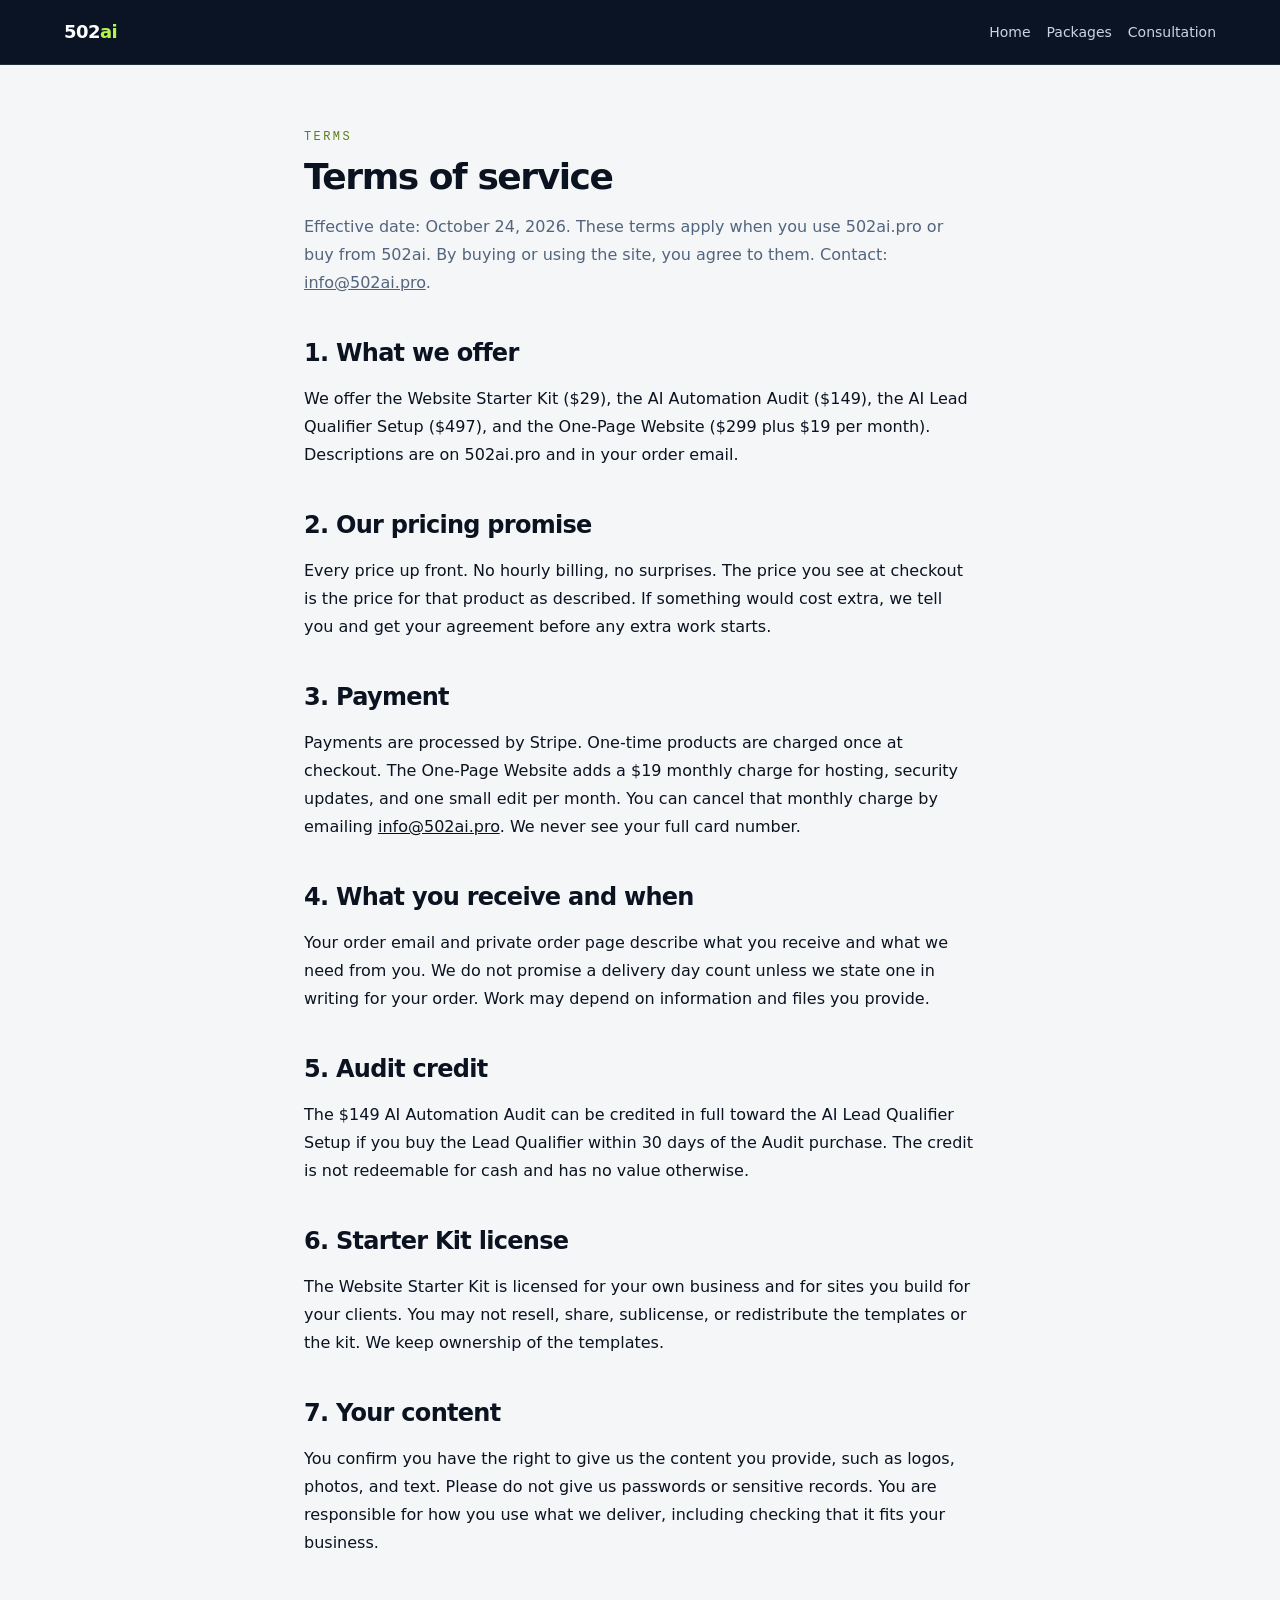
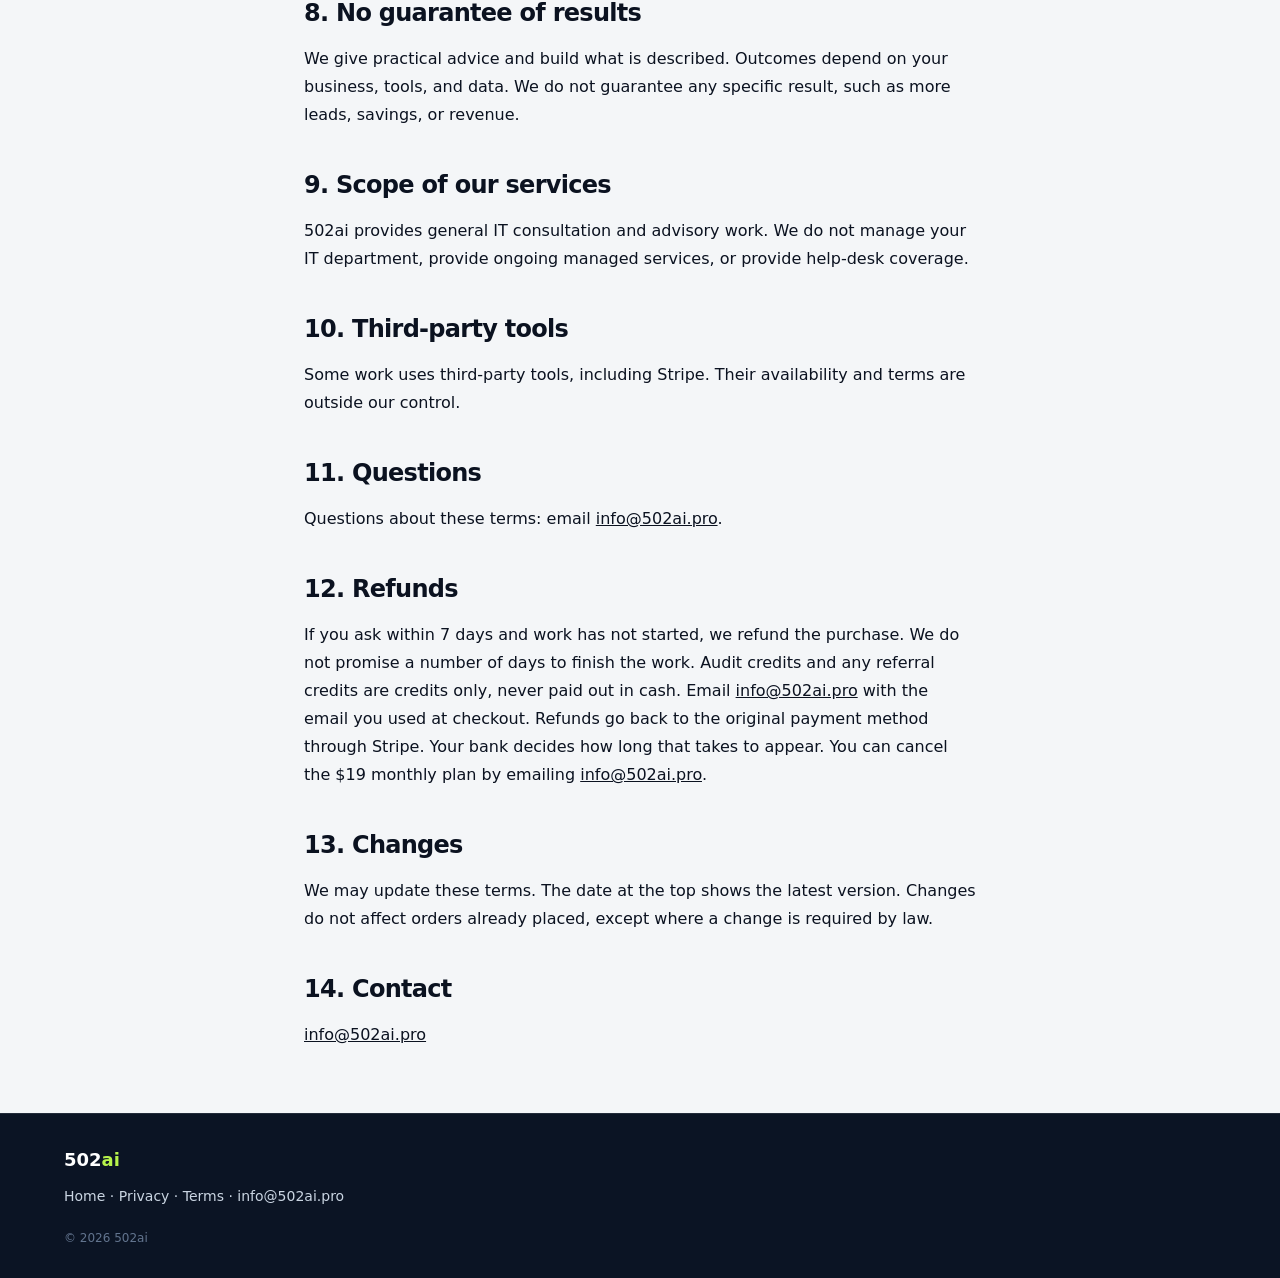
<file: terms.html>
<!DOCTYPE html>
<html lang="en">
<head>
<meta charset="utf-8">
<meta name="viewport" content="width=device-width, initial-scale=1">
<title>Terms of service | 502ai</title>
<meta name="description" content="Terms for using 502ai.pro and buying a 502ai package, including the flat-fee promise and refunds.">
<link rel="canonical" href="https://502ai.pro/terms">
<meta property="og:title" content="Terms of service | 502ai">
<meta property="og:description" content="Terms for using 502ai.pro and buying a 502ai package, including the flat-fee promise and refunds.">
<meta property="og:url" content="https://502ai.pro/terms">
<meta property="og:image" content="https://502ai.pro/opengraph-image.png">
<meta property="og:type" content="website">
<meta name="twitter:card" content="summary_large_image">
<meta name="twitter:title" content="Terms of service | 502ai">
<meta name="twitter:image" content="https://502ai.pro/opengraph-image.png">
<meta name="theme-color" content="#0b1424">
<link rel="icon" href="/favicon.ico" sizes="any">
<link rel="icon" href="/icon.svg" type="image/svg+xml">
<link rel="stylesheet" href="/_next/static/chunks/0__gtioi3s7lj.css">
</head>
<body class="min-h-screen bg-background text-foreground antialiased">
<header class="border-b border-white/10 bg-navy text-white">
<div class="mx-auto flex h-16 max-w-[76rem] items-center justify-between gap-4 px-5 sm:px-8">
<a class="text-lg font-semibold tracking-[-0.03em]" href="/">502<span class="text-lime">ai</span></a>
<nav aria-label="Main" class="flex flex-wrap items-center gap-4 text-sm text-slate-300">
<a class="hover:text-white" href="/">Home</a>
<a class="hover:text-white" href="/#packages">Packages</a>
<a class="hover:text-white" href="/consultation">Consultation</a>
</nav>
</div>
</header>
<main class="bg-background px-5 py-16 sm:px-8">
<article class="mx-auto max-w-2xl text-base leading-7">
<p class="font-mono text-xs uppercase tracking-[0.2em] text-brand-700">Terms</p>
<h1 class="mt-3 text-4xl font-semibold tracking-[-0.04em]">Terms of service</h1>
<p class="mt-4 text-muted-foreground">Effective date: October 24, 2026. These terms apply when you use 502ai.pro or buy from 502ai. By buying or using the site, you agree to them. Contact: <a class="underline" href="mailto:info@502ai.pro">info@502ai.pro</a>.</p>
<p class="mt-4" data-postal-address></p>

<h2 class="mt-10 text-2xl font-semibold tracking-[-0.03em]">1. What we offer</h2>
<p class="mt-4">We offer the Website Starter Kit ($29), the AI Automation Audit ($149), the AI Lead Qualifier Setup ($497), and the One-Page Website ($299 plus $19 per month). Descriptions are on 502ai.pro and in your order email.</p>

<h2 class="mt-10 text-2xl font-semibold tracking-[-0.03em]">2. Our pricing promise</h2>
<p class="mt-4">Every price up front. No hourly billing, no surprises. The price you see at checkout is the price for that product as described. If something would cost extra, we tell you and get your agreement before any extra work starts.</p>

<h2 class="mt-10 text-2xl font-semibold tracking-[-0.03em]">3. Payment</h2>
<p class="mt-4">Payments are processed by Stripe. One-time products are charged once at checkout. The One-Page Website adds a $19 monthly charge for hosting, security updates, and one small edit per month. You can cancel that monthly charge by emailing <a class="underline" href="mailto:info@502ai.pro">info@502ai.pro</a>. We never see your full card number.</p>

<h2 class="mt-10 text-2xl font-semibold tracking-[-0.03em]">4. What you receive and when</h2>
<p class="mt-4">Your order email and private order page describe what you receive and what we need from you. We do not promise a delivery day count unless we state one in writing for your order. Work may depend on information and files you provide.</p>

<h2 class="mt-10 text-2xl font-semibold tracking-[-0.03em]">5. Audit credit</h2>
<p class="mt-4">The $149 AI Automation Audit can be credited in full toward the AI Lead Qualifier Setup if you buy the Lead Qualifier within 30 days of the Audit purchase. The credit is not redeemable for cash and has no value otherwise.</p>

<h2 class="mt-10 text-2xl font-semibold tracking-[-0.03em]">6. Starter Kit license</h2>
<p class="mt-4">The Website Starter Kit is licensed for your own business and for sites you build for your clients. You may not resell, share, sublicense, or redistribute the templates or the kit. We keep ownership of the templates.</p>

<h2 class="mt-10 text-2xl font-semibold tracking-[-0.03em]">7. Your content</h2>
<p class="mt-4">You confirm you have the right to give us the content you provide, such as logos, photos, and text. Please do not give us passwords or sensitive records. You are responsible for how you use what we deliver, including checking that it fits your business.</p>

<h2 class="mt-10 text-2xl font-semibold tracking-[-0.03em]">8. No guarantee of results</h2>
<p class="mt-4">We give practical advice and build what is described. Outcomes depend on your business, tools, and data. We do not guarantee any specific result, such as more leads, savings, or revenue.</p>

<h2 class="mt-10 text-2xl font-semibold tracking-[-0.03em]">9. Scope of our services</h2>
<p class="mt-4">502ai provides general IT consultation and advisory work. We do not manage your IT department, provide ongoing managed services, or provide help-desk coverage.</p>

<h2 class="mt-10 text-2xl font-semibold tracking-[-0.03em]">10. Third-party tools</h2>
<p class="mt-4">Some work uses third-party tools, including Stripe. Their availability and terms are outside our control.</p>

<h2 class="mt-10 text-2xl font-semibold tracking-[-0.03em]">11. Questions</h2>
<p class="mt-4">Questions about these terms: email <a class="underline" href="mailto:info@502ai.pro">info@502ai.pro</a>.</p>

<h2 class="mt-10 text-2xl font-semibold tracking-[-0.03em]" id="refunds">12. Refunds</h2>
<p class="mt-4">If you ask within 7 days and work has not started, we refund the purchase. We do not promise a number of days to finish the work. Audit credits and any referral credits are credits only, never paid out in cash. Email <a class="underline" href="mailto:info@502ai.pro">info@502ai.pro</a> with the email you used at checkout. Refunds go back to the original payment method through Stripe. Your bank decides how long that takes to appear. You can cancel the $19 monthly plan by emailing <a class="underline" href="mailto:info@502ai.pro">info@502ai.pro</a>.</p>

<h2 class="mt-10 text-2xl font-semibold tracking-[-0.03em]">13. Changes</h2>
<p class="mt-4">We may update these terms. The date at the top shows the latest version. Changes do not affect orders already placed, except where a change is required by law.</p>

<h2 class="mt-10 text-2xl font-semibold tracking-[-0.03em]">14. Contact</h2>
<p class="mt-4"><a class="underline" href="mailto:info@502ai.pro">info@502ai.pro</a></p>
</article>
</main>
<footer class="border-t border-white/10 bg-navy text-slate-300">
<div class="mx-auto flex max-w-[76rem] flex-col gap-3 px-5 py-8 text-sm sm:px-8">
<p class="text-lg font-semibold text-white">502<span class="text-lime">ai</span></p>
<p><a class="hover:text-white" href="/">Home</a> · <a class="hover:text-white" href="/privacy">Privacy</a> · <a class="hover:text-white" href="/terms">Terms</a> · <a class="hover:text-white" href="mailto:info@502ai.pro">info@502ai.pro</a></p>
<p data-postal-address></p>
<p class="text-xs text-slate-500">© 2026 502ai</p>
</div>
</footer>
<script src="/assets/legal.js"></script>
</body>
</html>
</file>
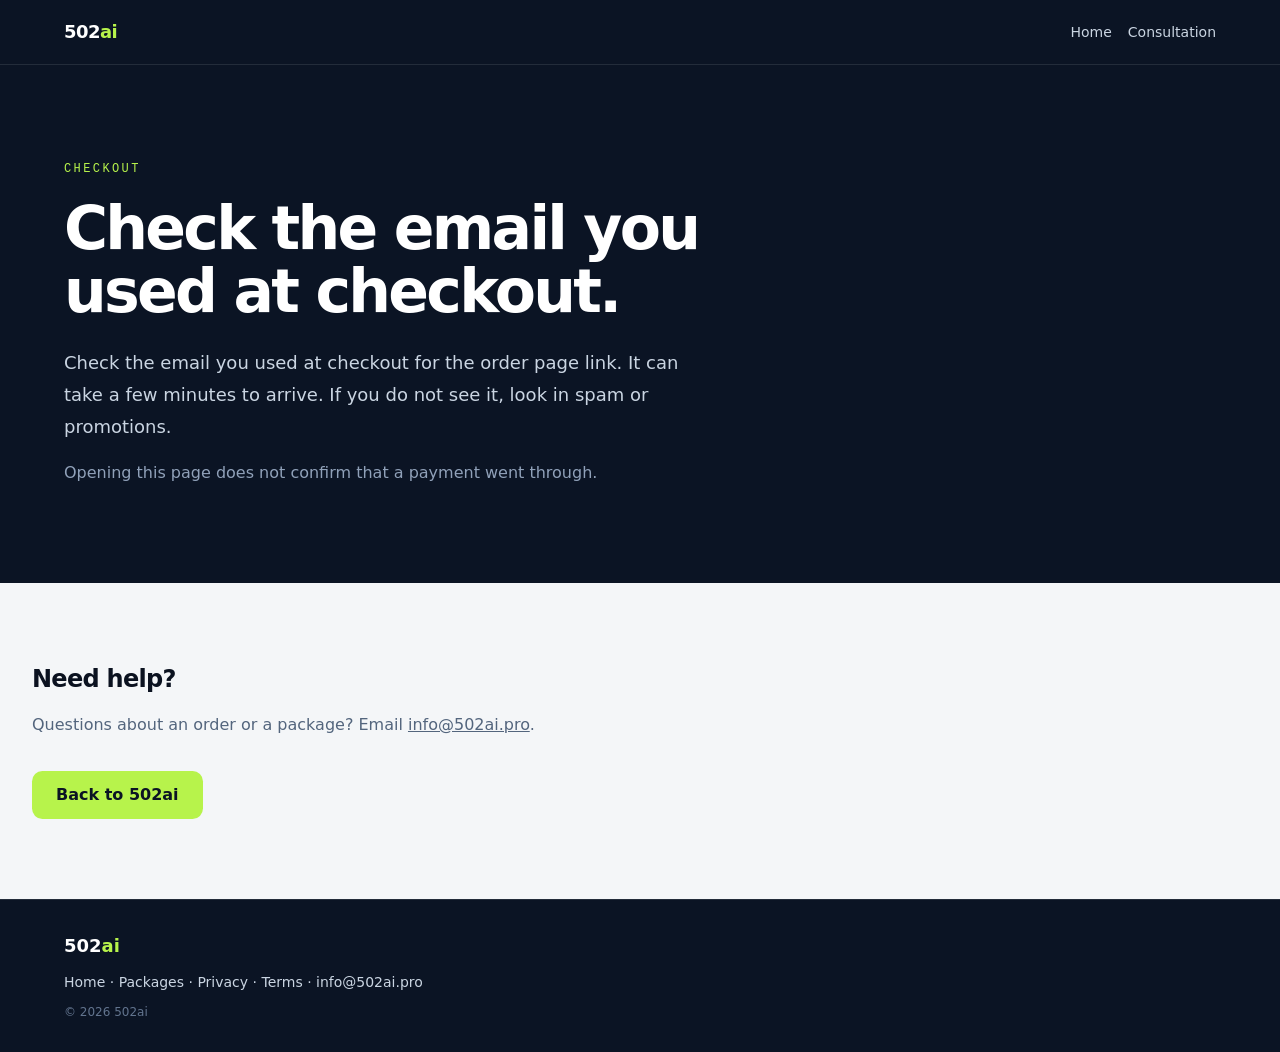
<file: thanks-starter-kit.html>
<!DOCTYPE html>
<html lang="en">
<head>
<meta charset="utf-8">
<meta name="viewport" content="width=device-width, initial-scale=1">
<meta name="robots" content="noindex">
<title>Check your email | 502ai</title>
<link rel="canonical" href="https://502ai.pro/thanks-starter-kit.html">
<meta property="og:title" content="Check your email | 502ai">
<meta property="og:description" content="Check the email you used at checkout for the order page link.">
<meta property="og:url" content="https://502ai.pro/thanks-starter-kit.html">
<meta property="og:image" content="https://502ai.pro/opengraph-image.png">
<meta property="og:type" content="website">
<meta name="description" content="Check the email you used at checkout for the order page link.">
<link rel="stylesheet" href="_next/static/chunks/0__gtioi3s7lj.css">
<link rel="icon" href="/favicon.ico" sizes="any">
<link rel="icon" href="/icon.svg" type="image/svg+xml">
<meta name="theme-color" content="#0b1424">
<style>
  .thanks-wrap { max-width: 40rem; }
</style>
</head>
<body class="min-h-screen bg-background font-body text-foreground antialiased">
<div class="displayfont_ef4580e2-module__H3jTgG__variable monofont_17b3faa7-module__HdOs8W__variable">
<div class="bg-background">
<header class="border-b border-white/10 bg-navy text-white">
<div class="mx-auto flex h-16 max-w-[76rem] items-center justify-between gap-4 px-5 sm:px-8">
<a class="text-lg font-semibold tracking-[-0.03em]" href="/">502<span class="text-lime">ai</span></a>
<nav aria-label="Main" class="flex items-center gap-4 text-sm text-slate-300">
<a class="hover:text-white" href="/">Home</a>
<a class="hover:text-white" href="/consultation">Consultation</a>
</nav>
</div>
</header>
<main>
<section class="bg-navy text-white">
<div class="mx-auto max-w-[76rem] px-5 py-16 sm:px-8 sm:py-24">
<div class="thanks-wrap">
<p class="mb-5 font-mono text-xs uppercase tracking-[0.2em] text-lime">Checkout</p>
<h1 class="text-4xl font-semibold leading-[1.05] tracking-[-0.045em] sm:text-6xl">Check the email you used at checkout.</h1>
<p class="mt-6 text-lg leading-8 text-slate-300">Check the email you used at checkout for the order page link. It can take a few minutes to arrive. If you do not see it, look in spam or promotions.</p>
<p class="mt-4 text-base leading-7 text-slate-400">Opening this page does not confirm that a payment went through.</p>
</div>
</div>
</section>
<section class="bg-background px-5 py-16 sm:px-8 sm:py-20">
<div class="mx-auto max-w-[76rem]">
<div class="thanks-wrap">
<h2 class="text-2xl font-semibold tracking-[-0.03em]">Need help?</h2>
<p class="mt-4 text-base leading-7 text-muted-foreground">Questions about an order or a package? Email <a class="underline hover:text-foreground" href="mailto:info@502ai.pro">info@502ai.pro</a>.</p>
<p class="mt-8"><a class="inline-flex items-center justify-center rounded-lg bg-lime px-6 py-3 text-base font-semibold text-navy hover:bg-lime/90" href="/">Back to 502ai</a></p>
</div>
</div>
</section>
</main>
<footer class="border-t border-white/10 bg-navy text-slate-300">
<div class="mx-auto flex max-w-[76rem] flex-col gap-3 px-5 py-8 text-sm sm:px-8">
<p class="text-lg font-semibold text-white">502<span class="text-lime">ai</span></p>
<p><a class="hover:text-white" href="/">Home</a> · <a class="hover:text-white" href="/#packages">Packages</a> · <a class="hover:text-white" href="/privacy">Privacy</a> · <a class="hover:text-white" href="/terms">Terms</a> · <a class="hover:text-white" href="mailto:info@502ai.pro">info@502ai.pro</a></p>
<p class="text-xs text-slate-500">© 2026 502ai</p>
</div>
</footer>
</div>
</div>
</body>
</html>
</file>
<file: _next/static/chunks/0__gtioi3s7lj.css>
@font-face{font-family:displayFont;src:url(../media/inter_latin-s.p.055ydel_y7o6i.woff2)format("woff2");font-display:swap;font-weight:400 800}@font-face{font-family:displayFont Fallback;src:local(Arial);ascent-override:89.79%;descent-override:22.36%;line-gap-override:0.0%;size-adjust:107.89%}.displayfont_ef4580e2-module__H3jTgG__className{font-family:displayFont,displayFont Fallback}.displayfont_ef4580e2-module__H3jTgG__variable{--font-display-v:"displayFont", "displayFont Fallback"}
@font-face{font-family:monoFont;src:url(../media/jetbrains_mono_latin-s.p.00dknja6u8ss-.woff2)format("woff2");font-display:swap;font-weight:400 600}@font-face{font-family:monoFont Fallback;src:local(Arial);ascent-override:77.57%;descent-override:22.82%;line-gap-override:0.0%;size-adjust:131.49%}.monofont_17b3faa7-module__HdOs8W__className{font-family:monoFont,monoFont Fallback}.monofont_17b3faa7-module__HdOs8W__variable{--font-mono-v:"monoFont", "monoFont Fallback"}
@layer properties{@supports (((-webkit-hyphens:none)) and (not (margin-trim:inline))) or ((-moz-orient:inline) and (not (color:rgb(from red r g b)))){*,:before,:after,::backdrop{--tw-translate-x:0;--tw-translate-y:0;--tw-translate-z:0;--tw-rotate-x:initial;--tw-rotate-y:initial;--tw-rotate-z:initial;--tw-skew-x:initial;--tw-skew-y:initial;--tw-space-y-reverse:0;--tw-divide-x-reverse:0;--tw-border-style:solid;--tw-divide-y-reverse:0;--tw-gradient-position:initial;--tw-gradient-from:#0000;--tw-gradient-via:#0000;--tw-gradient-to:#0000;--tw-gradient-stops:initial;--tw-gradient-via-stops:initial;--tw-gradient-from-position:0%;--tw-gradient-via-position:50%;--tw-gradient-to-position:100%;--tw-leading:initial;--tw-font-weight:initial;--tw-tracking:initial;--tw-ordinal:initial;--tw-slashed-zero:initial;--tw-numeric-figure:initial;--tw-numeric-spacing:initial;--tw-numeric-fraction:initial;--tw-shadow:0 0 #0000;--tw-shadow-color:initial;--tw-shadow-alpha:100%;--tw-inset-shadow:0 0 #0000;--tw-inset-shadow-color:initial;--tw-inset-shadow-alpha:100%;--tw-ring-color:initial;--tw-ring-shadow:0 0 #0000;--tw-inset-ring-color:initial;--tw-inset-ring-shadow:0 0 #0000;--tw-ring-inset:initial;--tw-ring-offset-width:0px;--tw-ring-offset-color:#fff;--tw-ring-offset-shadow:0 0 #0000;--tw-outline-style:solid;--tw-blur:initial;--tw-brightness:initial;--tw-contrast:initial;--tw-grayscale:initial;--tw-hue-rotate:initial;--tw-invert:initial;--tw-opacity:initial;--tw-saturate:initial;--tw-sepia:initial;--tw-drop-shadow:initial;--tw-drop-shadow-color:initial;--tw-drop-shadow-alpha:100%;--tw-drop-shadow-size:initial;--tw-backdrop-blur:initial;--tw-backdrop-brightness:initial;--tw-backdrop-contrast:initial;--tw-backdrop-grayscale:initial;--tw-backdrop-hue-rotate:initial;--tw-backdrop-invert:initial;--tw-backdrop-opacity:initial;--tw-backdrop-saturate:initial;--tw-backdrop-sepia:initial;--tw-duration:initial;--tw-ease:initial;--tw-scale-x:1;--tw-scale-y:1;--tw-scale-z:1;--tw-content:"";--tw-space-x-reverse:0;--tw-animation-delay:0s;--tw-animation-direction:normal;--tw-animation-duration:initial;--tw-animation-fill-mode:none;--tw-animation-iteration-count:1;--tw-enter-blur:0;--tw-enter-opacity:1;--tw-enter-rotate:0;--tw-enter-scale:1;--tw-enter-translate-x:0;--tw-enter-translate-y:0;--tw-exit-blur:0;--tw-exit-opacity:1;--tw-exit-rotate:0;--tw-exit-scale:1;--tw-exit-translate-x:0;--tw-exit-translate-y:0}}}@layer theme{:root,:host{--font-sans:ui-sans-serif, system-ui, sans-serif, "Apple Color Emoji", "Segoe UI Emoji", "Segoe UI Symbol", "Noto Color Emoji";--font-mono:ui-monospace, SFMono-Regular, Menlo, Monaco, Consolas, "Liberation Mono", "Courier New", monospace;--color-emerald-400:#00d294;--color-emerald-700:#007956;--color-slate-300:#cad5e2;--color-slate-400:#90a1b9;--color-slate-500:#62748e;--color-black:#000;--color-white:#fff;--spacing:.25rem;--breakpoint-xl:80rem;--container-sm:24rem;--container-md:28rem;--container-lg:32rem;--container-xl:36rem;--container-2xl:42rem;--container-3xl:48rem;--container-4xl:56rem;--container-5xl:64rem;--container-6xl:72rem;--container-7xl:80rem;--text-xs:.75rem;--text-xs--line-height:calc(1 / .75);--text-sm:.875rem;--text-sm--line-height:calc(1.25 / .875);--text-base:1rem;--text-base--line-height:calc(1.5 / 1);--text-lg:1.125rem;--text-lg--line-height:calc(1.75 / 1.125);--text-xl:1.25rem;--text-xl--line-height:calc(1.75 / 1.25);--text-2xl:1.5rem;--text-2xl--line-height:calc(2 / 1.5);--text-3xl:1.875rem;--text-3xl--line-height:calc(2.25 / 1.875);--text-4xl:2.25rem;--text-4xl--line-height:calc(2.5 / 2.25);--text-5xl:3rem;--text-5xl--line-height:1;--text-6xl:3.75rem;--text-6xl--line-height:1;--text-7xl:4.5rem;--text-7xl--line-height:1;--font-weight-normal:400;--font-weight-medium:500;--font-weight-semibold:600;--font-weight-bold:700;--tracking-tight:-.025em;--tracking-normal:0em;--tracking-wider:.05em;--tracking-widest:.1em;--leading-tight:1.25;--leading-snug:1.375;--leading-relaxed:1.625;--radius-sm:calc(var(--radius) - 4px);--radius-md:calc(var(--radius) - 2px);--radius-lg:var(--radius);--radius-xl:calc(var(--radius) + 4px);--radius-2xl:calc(var(--radius) + 8px);--radius-3xl:1.5rem;--ease-in-out:cubic-bezier(.4, 0, .2, 1);--animate-spin:spin 1s linear infinite;--animate-pulse:pulse 2s cubic-bezier(.4, 0, .6, 1) infinite;--blur-sm:8px;--blur-md:12px;--blur-3xl:64px;--aspect-video:16 / 9;--default-transition-duration:.15s;--default-transition-timing-function:cubic-bezier(.4, 0, .2, 1);--default-font-family:var(--font-sans);--default-mono-font-family:var(--font-mono);--color-navy:#0b1424;--color-navy-soft:#111f34;--color-lime:#b7f34b;--font-display:var(--font-display);--font-body:var(--font-body);--text-display:3.815rem;--text-display--line-height:1.04;--text-display--font-weight:720;--text-display--letter-spacing:-.022em;--text-h1:3.052rem;--text-h1--line-height:1.08;--text-h1--font-weight:700;--text-h1--letter-spacing:-.02em;--text-h2:2.441rem;--text-h2--line-height:1.14;--text-h2--font-weight:680;--text-h2--letter-spacing:-.016em;--text-h3:1.953rem;--text-h3--line-height:1.2;--text-h3--font-weight:640;--text-h4:1.563rem;--text-h4--line-height:1.28;--text-h4--font-weight:600;--text-body-lg:1.25rem;--text-body-lg--line-height:1.6;--text-body:1rem;--text-body--line-height:1.65;--text-small:.875rem;--text-small--line-height:1.5;--text-caption:.78rem;--text-caption--line-height:1.4;--text-caption--letter-spacing:.01em;--spacing-block:1.5rem;--spacing-gutter:clamp(1rem, 5vw, 2rem);--spacing-section:clamp(3.5rem, 7vw, 6rem);--spacing-section-lg:clamp(5rem, 11vw, 9rem);--container-page:72rem;--ease-out-expo:cubic-bezier(.16, 1, .3, 1);--ease-spring:cubic-bezier(.34, 1.56, .64, 1)}@supports (color:lab(0% 0 0)){:root,:host{--color-emerald-400:lab(75.0771% -60.7313 19.4147);--color-emerald-700:lab(44.4871% -41.0396 11.0361);--color-slate-300:lab(84.7652% -1.94535 -7.93337);--color-slate-400:lab(65.5349% -2.25151 -14.5072);--color-slate-500:lab(48.0876% -2.03595 -16.5814)}}}@layer base{*,:after,:before,::backdrop{box-sizing:border-box;border:0 solid;margin:0;padding:0}::file-selector-button{box-sizing:border-box;border:0 solid;margin:0;padding:0}html,:host{-webkit-text-size-adjust:100%;tab-size:4;line-height:1.5;font-family:var(--default-font-family,ui-sans-serif, system-ui, sans-serif, "Apple Color Emoji", "Segoe UI Emoji", "Segoe UI Symbol", "Noto Color Emoji");font-feature-settings:var(--default-font-feature-settings,normal);font-variation-settings:var(--default-font-variation-settings,normal);-webkit-tap-highlight-color:transparent}hr{height:0;color:inherit;border-top-width:1px}abbr:where([title]){-webkit-text-decoration:underline dotted;text-decoration:underline dotted}h1,h2,h3,h4,h5,h6{font-size:inherit;font-weight:inherit}a{color:inherit;-webkit-text-decoration:inherit;-webkit-text-decoration:inherit;-webkit-text-decoration:inherit;-webkit-text-decoration:inherit;text-decoration:inherit}b,strong{font-weight:bolder}code,kbd,samp,pre{font-family:var(--default-mono-font-family,ui-monospace, SFMono-Regular, Menlo, Monaco, Consolas, "Liberation Mono", "Courier New", monospace);font-feature-settings:var(--default-mono-font-feature-settings,normal);font-variation-settings:var(--default-mono-font-variation-settings,normal);font-size:1em}small{font-size:80%}sub,sup{vertical-align:baseline;font-size:75%;line-height:0;position:relative}sub{bottom:-.25em}sup{top:-.5em}table{text-indent:0;border-color:inherit;border-collapse:collapse}:-moz-focusring{outline:auto}progress{vertical-align:baseline}summary{display:list-item}ol,ul,menu{list-style:none}img,svg,video,canvas,audio,iframe,embed,object{vertical-align:middle;display:block}img,video{max-width:100%;height:auto}button,input,select,optgroup,textarea{font:inherit;font-feature-settings:inherit;font-variation-settings:inherit;letter-spacing:inherit;color:inherit;opacity:1;background-color:#0000;border-radius:0}::file-selector-button{font:inherit;font-feature-settings:inherit;font-variation-settings:inherit;letter-spacing:inherit;color:inherit;opacity:1;background-color:#0000;border-radius:0}:where(select:is([multiple],[size])) optgroup{font-weight:bolder}:where(select:is([multiple],[size])) optgroup option{padding-inline-start:20px}::file-selector-button{margin-inline-end:4px}::placeholder{opacity:1}@supports (not ((-webkit-appearance:-apple-pay-button))) or (contain-intrinsic-size:1px){::placeholder{color:currentColor}@supports (color:color-mix(in lab, red, red)){::placeholder{color:color-mix(in oklab, currentcolor 50%, transparent)}}}textarea{resize:vertical}::-webkit-search-decoration{-webkit-appearance:none}::-webkit-date-and-time-value{min-height:1lh;text-align:inherit}::-webkit-datetime-edit{display:inline-flex}::-webkit-datetime-edit-fields-wrapper{padding:0}::-webkit-datetime-edit{padding-block:0}::-webkit-datetime-edit-year-field{padding-block:0}::-webkit-datetime-edit-month-field{padding-block:0}::-webkit-datetime-edit-day-field{padding-block:0}::-webkit-datetime-edit-hour-field{padding-block:0}::-webkit-datetime-edit-minute-field{padding-block:0}::-webkit-datetime-edit-second-field{padding-block:0}::-webkit-datetime-edit-millisecond-field{padding-block:0}::-webkit-datetime-edit-meridiem-field{padding-block:0}::-webkit-calendar-picker-indicator{line-height:1}:-moz-ui-invalid{box-shadow:none}button,input:where([type=button],[type=reset],[type=submit]){appearance:button}::file-selector-button{appearance:button}::-webkit-inner-spin-button{height:auto}::-webkit-outer-spin-button{height:auto}[hidden]:where(:not([hidden=until-found])){display:none!important}:root{--brand-h:210;--brand-c:.3;--brand-l:.45;--radius:.55rem;--trust-h:232;--trust-c:.045;--trust-l:.22;--surface-trust:oklch(.18 .045 var(--trust-h));--surface-trust-elevated:oklch(.22 .05 var(--trust-h));--ink-trust:oklch(.96 .012 var(--trust-h));--ink-trust-muted:oklch(.74 .02 var(--trust-h));--accent-trust:oklch(.62 .07 var(--trust-h));--mesh-hue-a:calc(var(--brand-h) + 18);--mesh-hue-b:calc(var(--brand-h) - 24);--mesh-hue-c:var(--trust-h);--font-display:var(--font-display-v,"Inter"), "Inter", "ui-sans-serif", "system-ui", sans-serif;--font-body:var(--font-display-v,"Inter"), "Inter", "ui-sans-serif", "system-ui", sans-serif;--font-mono:var(--font-mono-v,"JetBrains Mono"), "ui-monospace", "SFMono-Regular", "Menlo", monospace}.dark{--surface-trust:oklch(.13 .025 var(--trust-h));--surface-trust-elevated:oklch(.18 .03 var(--trust-h));--ink-trust:oklch(.94 .012 var(--trust-h));--ink-trust-muted:oklch(.7 .018 var(--trust-h));--accent-trust:oklch(.7 .09 var(--trust-h))}:root{--brand-50:oklch(.97 calc(var(--brand-c) * .25) var(--brand-h));--brand-100:oklch(.93 calc(var(--brand-c) * .4) var(--brand-h));--brand-200:oklch(.87 calc(var(--brand-c) * .6) var(--brand-h));--brand-300:oklch(.78 calc(var(--brand-c) * .8) var(--brand-h));--brand-400:oklch(.67 var(--brand-c) var(--brand-h));--brand-500:oklch(var(--brand-l) var(--brand-c) var(--brand-h));--brand-600:oklch(calc(var(--brand-l) - .08) var(--brand-c) var(--brand-h));--brand-700:oklch(calc(var(--brand-l) - .16) calc(var(--brand-c) * .9) var(--brand-h));--brand-800:oklch(calc(var(--brand-l) - .24) calc(var(--brand-c) * .75) var(--brand-h));--brand-900:oklch(calc(var(--brand-l) - .32) calc(var(--brand-c) * .55) var(--brand-h));--background:oklch(.99 .004 var(--brand-h));--foreground:oklch(.18 .01 var(--brand-h));--card:oklch(1 .002 var(--brand-h));--card-foreground:var(--foreground);--popover:var(--card);--popover-foreground:var(--foreground);--primary:var(--brand-600);--primary-foreground:oklch(.99 .01 var(--brand-h));--secondary:oklch(.96 .006 var(--brand-h));--secondary-foreground:oklch(.25 .02 var(--brand-h));--muted:oklch(.96 .006 var(--brand-h));--muted-foreground:oklch(.5 .02 var(--brand-h));--accent:oklch(.96 .006 var(--brand-h));--accent-foreground:oklch(.25 .02 var(--brand-h));--destructive:#e40014;--border:oklch(.9 .008 var(--brand-h));--input:oklch(.9 .008 var(--brand-h));--ring:var(--brand-500);--elevation-1:oklch(.2 .03 var(--brand-h) / .06);--elevation-2:oklch(.2 .04 var(--brand-h) / .1);--elevation-3:oklch(.2 .05 var(--brand-h) / .14);--shadow-brand-color:oklch(var(--brand-l) var(--brand-c) var(--brand-h) / .35)}@supports (color:lab(0% 0 0)){:root{--destructive:lab(48.4493% 77.4328 61.5452)}}.dark{--background:oklch(.16 .012 var(--brand-h));--foreground:oklch(.96 .006 var(--brand-h));--card:oklch(.2 .014 var(--brand-h));--card-foreground:var(--foreground);--popover:var(--card);--popover-foreground:var(--foreground);--primary:var(--brand-400);--primary-foreground:oklch(.18 .02 var(--brand-h));--secondary:oklch(.26 .014 var(--brand-h));--secondary-foreground:var(--foreground);--muted:oklch(.26 .014 var(--brand-h));--muted-foreground:oklch(.7 .02 var(--brand-h));--accent:oklch(.26 .014 var(--brand-h));--accent-foreground:var(--foreground);--destructive:#ff6568;--border:#ffffff1a;--input:#ffffff26;--ring:var(--brand-500);--elevation-1:#0006;--elevation-2:#00000080;--elevation-3:#0009;--shadow-brand-color:oklch(var(--brand-l) var(--brand-c) var(--brand-h) / .45)}@supports (color:lab(0% 0 0)){.dark{--destructive:lab(63.7053% 60.745 31.3109);--border:lab(100% 0 0/.1);--input:lab(100% 0 0/.15);--elevation-1:lab(0% 0 0/.4);--elevation-2:lab(0% 0 0/.5);--elevation-3:lab(0% 0 0/.6)}}*{border-color:var(--border);outline-color:var(--ring)}@supports (color:color-mix(in lab, red, red)){*{outline-color:color-mix(in oklab, var(--ring) 50%, transparent)}}body{background-color:var(--background);color:var(--foreground)}button:not(:disabled),[role=button]:not(:disabled){cursor:pointer}}@layer components{.marketing-grid{background-image:linear-gradient(#b7f34b14 1px,#0000 1px),linear-gradient(90deg,#b7f34b14 1px,#0000 1px);background-size:48px 48px;-webkit-mask-image:linear-gradient(#000,#0000 82%);mask-image:linear-gradient(#000,#0000 82%)}.lime-focus:focus-visible{outline:2px solid var(--primary);outline-offset:4px}.chat-launcher{box-shadow:0 14px 34px -12px #000000a6}.surface-mesh{background-color:oklch(.985 .01 var(--brand-h));background-image:radial-gradient(at 18% 12%, oklch(.92 calc(var(--brand-c) * .9) var(--mesh-hue-a)) 0, transparent 42%), radial-gradient(at 82% 6%, oklch(.94 calc(var(--brand-c) * .7) var(--mesh-hue-b)) 0, transparent 38%), radial-gradient(at 65% 92%, oklch(.93 calc(var(--brand-c) * .55) var(--mesh-hue-a)) 0, transparent 36%), radial-gradient(at 8% 88%, oklch(.91 calc(var(--brand-c) * .5) var(--mesh-hue-b)) 0, transparent 40%);background-attachment:local;animation:22s ease-in-out infinite alternate mesh-shift}.surface-mesh-strong{background-color:oklch(.96 .02 var(--brand-h));background-image:radial-gradient(at 24% 18%, oklch(.85 calc(var(--brand-c) * 1.1) var(--mesh-hue-a)) 0, transparent 50%), radial-gradient(at 78% 14%, oklch(.88 calc(var(--brand-c) * .85) var(--mesh-hue-b)) 0, transparent 46%), radial-gradient(at 56% 86%, oklch(.86 calc(var(--brand-c) * .7) var(--mesh-hue-a)) 0, transparent 44%), radial-gradient(at 14% 82%, oklch(.84 calc(var(--brand-c) * .6) var(--mesh-hue-b)) 0, transparent 48%), radial-gradient(at 50% 50%, oklch(.94 .04 var(--brand-h)) 0, transparent 70%)}.surface-grid-warp{position:relative}.surface-grid-warp:before{content:"";pointer-events:none;background-image:linear-gradient(to right, oklch(.5 calc(var(--brand-c) * .4) var(--brand-h) / .18) 1px, transparent 1px), linear-gradient(to bottom, oklch(.5 calc(var(--brand-c) * .4) var(--brand-h) / .12) 1px, transparent 1px);opacity:.55;background-size:56px 56px;animation:36s linear infinite grid-drift;position:absolute;inset:0;-webkit-mask-image:radial-gradient(75% 60% at 50% 40%,#000 30%,#0000 80%);mask-image:radial-gradient(75% 60% at 50% 40%,#000 30%,#0000 80%)}.category-mesh-blue{--cat-h:calc(var(--brand-h) + 8)}.category-mesh-violet{--cat-h:calc(var(--brand-h) - 24)}.category-mesh-teal{--cat-h:calc(var(--brand-h) + 28)}.category-mesh-amber{--cat-h:calc(var(--brand-h) - 48)}.surface-trust{background-color:var(--surface-trust);color:var(--ink-trust);border-color:var(--ink-trust)}@supports (color:color-mix(in lab, red, red)){.surface-trust{border-color:color-mix(in oklch, var(--ink-trust) 14%, transparent)}}.surface-trust-elevated{background-color:var(--surface-trust-elevated);color:var(--ink-trust)}.text-ink-trust{color:var(--ink-trust)}.text-ink-trust-muted{color:var(--ink-trust-muted)}.text-accent-trust{color:var(--accent-trust)}.border-hairline-trust{border-color:var(--ink-trust)}@supports (color:color-mix(in lab, red, red)){.border-hairline-trust{border-color:color-mix(in oklch, var(--ink-trust) 14%, transparent)}}.bg-captivation-gradient{background-image:linear-gradient(125deg, oklch(.55 var(--brand-c) var(--brand-h)) 0%, oklch(.7 calc(var(--brand-c) * .9) calc(var(--brand-h) + 22)) 50%, oklch(.55 var(--brand-c) var(--brand-h)) 100%)}.bg-trust-gradient{background-image:linear-gradient(155deg, var(--surface-trust) 0%, var(--surface-trust-elevated) 60%, var(--surface-trust) 100%)}.text-captivation-gradient{background-image:linear-gradient(110deg, oklch(.5 var(--brand-c) var(--brand-h)) 0%, oklch(.7 calc(var(--brand-c) * 1.05) calc(var(--brand-h) + 22)) 50%, oklch(.55 var(--brand-c) var(--brand-h)) 100%);color:#0000;-webkit-background-clip:text;background-clip:text}.hover-glow{transition:box-shadow .32s var(--ease-out-expo), transform .32s var(--ease-out-expo)}.hover-glow:hover{box-shadow:0 0 0 1px var(--brand-500), 0 18px 40px -10px var(--brand-500)}@supports (color:color-mix(in lab, red, red)){.hover-glow:hover{box-shadow:0 0 0 1px color-mix(in oklch, var(--brand-500) 25%, transparent), 0 18px 40px -10px color-mix(in oklch, var(--brand-500) 38%, transparent)}}.hover-glow:hover{transform:translateY(-1px)}.hover-tilt-card{transition:transform .38s var(--ease-out-expo), box-shadow .38s var(--ease-out-expo), border-color .28s var(--ease-out-expo)}.hover-tilt-card:hover{box-shadow:0 0 0 1px var(--brand-500), 0 22px 46px -14px var(--brand-500);transform:translateY(-3px)rotate(-.4deg)}@supports (color:color-mix(in lab, red, red)){.hover-tilt-card:hover{box-shadow:0 0 0 1px color-mix(in oklch, var(--brand-500) 22%, transparent), 0 22px 46px -14px color-mix(in oklch, var(--brand-500) 32%, transparent)}}.hover-confetti-chip{transition:transform .22s var(--ease-spring), background .22s var(--ease-out-expo)}.hover-confetti-chip:hover{background-color:var(--brand-500);transform:rotate(-3deg)scale(1.05)}@supports (color:color-mix(in lab, red, red)){.hover-confetti-chip:hover{background-color:color-mix(in oklch, var(--brand-500) 20%, transparent)}}.eyebrow-chip{background:var(--brand-500);border-radius:999px;align-items:center;gap:.4rem;padding:.35rem .7rem;display:inline-flex}@supports (color:color-mix(in lab, red, red)){.eyebrow-chip{background:color-mix(in oklch, var(--brand-500) 14%, transparent)}}.eyebrow-chip{color:var(--brand-600);border:1px solid var(--brand-500)}@supports (color:color-mix(in lab, red, red)){.eyebrow-chip{border:1px solid color-mix(in oklch, var(--brand-500) 26%, transparent)}}.eyebrow-chip{font-size:var(--text-caption);letter-spacing:.08em;text-transform:uppercase;font-weight:600;line-height:1}.prose-content h2{color:var(--foreground)}.prose-content p{color:var(--muted-foreground,oklch(.5 .02 var(--brand-h)))}.trust-ring{box-shadow:inset 0 0 0 1px var(--ink-trust), 0 14px 38px -16px var(--ink-trust)}@supports (color:color-mix(in lab, red, red)){.trust-ring{box-shadow:inset 0 0 0 1px color-mix(in oklch, var(--ink-trust) 12%, transparent), 0 14px 38px -16px color-mix(in oklch, var(--ink-trust) 8%, transparent)}}.hairline-captivation{background:linear-gradient(90deg, transparent 0%, var(--brand-500) 50%, transparent 100%);height:1px}@supports (color:color-mix(in lab, red, red)){.hairline-captivation{background:linear-gradient(90deg, transparent 0%, color-mix(in oklch, var(--brand-500) 22%, transparent) 50%, transparent 100%)}}.section{padding-inline:var(--spacing-gutter);padding-block:var(--spacing-section)}.section-lg{padding-inline:var(--spacing-gutter);padding-block:var(--spacing-section-lg)}.container-page{width:100%;max-width:var(--container-page);padding-inline:var(--spacing-gutter);margin-inline:auto}.lift{transition-property:transform,box-shadow;transition-timing-function:var(--tw-ease,var(--default-transition-timing-function));transition-duration:var(--tw-duration,var(--default-transition-duration));--tw-duration:.2s;--tw-ease:var(--ease-out-expo);transition-duration:.2s;transition-timing-function:var(--ease-out-expo)}@media (hover:hover){.lift:hover{--tw-translate-y:calc(var(--spacing) * -.5);translate:var(--tw-translate-x) var(--tw-translate-y);--tw-shadow:0 12px 28px -6px var(--tw-shadow-color,var(--elevation-2)), 0 4px 10px -4px var(--tw-shadow-color,var(--elevation-1));box-shadow:var(--tw-inset-shadow), var(--tw-inset-ring-shadow), var(--tw-ring-offset-shadow), var(--tw-ring-shadow), var(--tw-shadow)}}.text-eyebrow{font-size:var(--text-caption);line-height:var(--tw-leading,var(--text-caption--line-height));letter-spacing:var(--tw-tracking,var(--text-caption--letter-spacing));--tw-font-weight:var(--font-weight-semibold);font-weight:var(--font-weight-semibold);--tw-tracking:.08em;letter-spacing:.08em;color:var(--brand-600);text-transform:uppercase}}@layer utilities{.pointer-events-none{pointer-events:none}.collapse{visibility:collapse}.visible{visibility:visible}.sr-only{clip-path:inset(50%);white-space:nowrap;border-width:0;width:1px;height:1px;margin:-1px;padding:0;position:absolute;overflow:hidden}.absolute{position:absolute}.fixed{position:fixed}.relative{position:relative}.static{position:static}.sticky{position:sticky}.inset-0{inset:calc(var(--spacing) * 0)}.inset-2{inset:calc(var(--spacing) * 2)}.inset-6{inset:calc(var(--spacing) * 6)}.inset-12{inset:calc(var(--spacing) * 12)}.inset-x-0{inset-inline:calc(var(--spacing) * 0)}.inset-y-0{inset-block:calc(var(--spacing) * 0)}.-top-4{top:calc(var(--spacing) * -4)}.-top-6{top:calc(var(--spacing) * -6)}.-top-12{top:calc(var(--spacing) * -12)}.-top-16{top:calc(var(--spacing) * -16)}.-top-20{top:calc(var(--spacing) * -20)}.-top-24{top:calc(var(--spacing) * -24)}.-top-28{top:calc(var(--spacing) * -28)}.-top-32{top:calc(var(--spacing) * -32)}.top-0{top:calc(var(--spacing) * 0)}.top-1\/2{top:50%}.top-3{top:calc(var(--spacing) * 3)}.top-4{top:calc(var(--spacing) * 4)}.top-6{top:calc(var(--spacing) * 6)}.top-7{top:calc(var(--spacing) * 7)}.top-20{top:calc(var(--spacing) * 20)}.top-\[-20\%\]{top:-20%}.top-\[-30\%\]{top:-30%}.top-\[50\%\]{top:50%}.-right-4{right:calc(var(--spacing) * -4)}.-right-24{right:calc(var(--spacing) * -24)}.-right-32{right:calc(var(--spacing) * -32)}.right-0{right:calc(var(--spacing) * 0)}.right-2{right:calc(var(--spacing) * 2)}.right-4{right:calc(var(--spacing) * 4)}.right-6{right:calc(var(--spacing) * 6)}.right-\[-5\%\]{right:-5%}.right-\[-10\%\]{right:-10%}.-bottom-4{bottom:calc(var(--spacing) * -4)}.-bottom-10{bottom:calc(var(--spacing) * -10)}.-bottom-16{bottom:calc(var(--spacing) * -16)}.-bottom-20{bottom:calc(var(--spacing) * -20)}.bottom-0{bottom:calc(var(--spacing) * 0)}.bottom-1\/2{bottom:50%}.bottom-4{bottom:calc(var(--spacing) * 4)}.bottom-6{bottom:calc(var(--spacing) * 6)}.bottom-\[-10\%\]{bottom:-10%}.bottom-\[-20\%\]{bottom:-20%}.-left-4{left:calc(var(--spacing) * -4)}.-left-20{left:calc(var(--spacing) * -20)}.left-0{left:calc(var(--spacing) * 0)}.left-1\/2{left:50%}.left-1\/3{left:33.3333%}.left-2{left:calc(var(--spacing) * 2)}.left-3{left:calc(var(--spacing) * 3)}.left-6{left:calc(var(--spacing) * 6)}.left-\[-10\%\]{left:-10%}.left-\[13px\]{left:13px}.left-\[50\%\]{left:50%}.isolate{isolation:isolate}.-z-10{z-index:calc(10 * -1)}.z-10{z-index:10}.z-20{z-index:20}.z-40{z-index:40}.z-50{z-index:50}.container{width:100%}@media (min-width:40rem){.container{max-width:40rem}}@media (min-width:48rem){.container{max-width:48rem}}@media (min-width:64rem){.container{max-width:64rem}}@media (min-width:80rem){.container{max-width:80rem}}@media (min-width:96rem){.container{max-width:96rem}}.-mx-1{margin-inline:calc(var(--spacing) * -1)}.-mx-2{margin-inline:calc(var(--spacing) * -2)}.mx-3{margin-inline:calc(var(--spacing) * 3)}.mx-auto{margin-inline:auto}.my-1{margin-block:calc(var(--spacing) * 1)}.my-4{margin-block:calc(var(--spacing) * 4)}.my-6{margin-block:calc(var(--spacing) * 6)}.my-8{margin-block:calc(var(--spacing) * 8)}.my-10{margin-block:calc(var(--spacing) * 10)}.-mt-3{margin-top:calc(var(--spacing) * -3)}.mt-0\.5{margin-top:calc(var(--spacing) * .5)}.mt-1{margin-top:calc(var(--spacing) * 1)}.mt-1\.5{margin-top:calc(var(--spacing) * 1.5)}.mt-2{margin-top:calc(var(--spacing) * 2)}.mt-3{margin-top:calc(var(--spacing) * 3)}.mt-4{margin-top:calc(var(--spacing) * 4)}.mt-5{margin-top:calc(var(--spacing) * 5)}.mt-6{margin-top:calc(var(--spacing) * 6)}.mt-7{margin-top:calc(var(--spacing) * 7)}.mt-8{margin-top:calc(var(--spacing) * 8)}.mt-9{margin-top:calc(var(--spacing) * 9)}.mt-10{margin-top:calc(var(--spacing) * 10)}.mt-12{margin-top:calc(var(--spacing) * 12)}.mr-1{margin-right:calc(var(--spacing) * 1)}.mr-1\.5{margin-right:calc(var(--spacing) * 1.5)}.mr-2{margin-right:calc(var(--spacing) * 2)}.mr-auto{margin-right:auto}.mb-1{margin-bottom:calc(var(--spacing) * 1)}.mb-1\.5{margin-bottom:calc(var(--spacing) * 1.5)}.mb-2{margin-bottom:calc(var(--spacing) * 2)}.mb-3{margin-bottom:calc(var(--spacing) * 3)}.mb-4{margin-bottom:calc(var(--spacing) * 4)}.mb-5{margin-bottom:calc(var(--spacing) * 5)}.mb-6{margin-bottom:calc(var(--spacing) * 6)}.mb-7{margin-bottom:calc(var(--spacing) * 7)}.mb-8{margin-bottom:calc(var(--spacing) * 8)}.mb-10{margin-bottom:calc(var(--spacing) * 10)}.mb-12{margin-bottom:calc(var(--spacing) * 12)}.mb-14{margin-bottom:calc(var(--spacing) * 14)}.ml-1{margin-left:calc(var(--spacing) * 1)}.ml-1\.5{margin-left:calc(var(--spacing) * 1.5)}.ml-2{margin-left:calc(var(--spacing) * 2)}.ml-3{margin-left:calc(var(--spacing) * 3)}.ml-auto{margin-left:auto}.block{display:block}.contents{display:contents}.flex{display:flex}.grid{display:grid}.hidden{display:none}.inline{display:inline}.inline-block{display:inline-block}.inline-flex{display:inline-flex}.table{display:table}.aspect-\[4\/3\]{aspect-ratio:4/3}.aspect-\[16\/7\]{aspect-ratio:16/7}.aspect-\[16\/9\]{aspect-ratio:16/9}.aspect-\[16\/10\]{aspect-ratio:16/10}.aspect-square{aspect-ratio:1}.aspect-video{aspect-ratio:var(--aspect-video)}.size-2{width:calc(var(--spacing) * 2);height:calc(var(--spacing) * 2)}.size-3{width:calc(var(--spacing) * 3);height:calc(var(--spacing) * 3)}.size-3\.5{width:calc(var(--spacing) * 3.5);height:calc(var(--spacing) * 3.5)}.size-4{width:calc(var(--spacing) * 4);height:calc(var(--spacing) * 4)}.size-5{width:calc(var(--spacing) * 5);height:calc(var(--spacing) * 5)}.size-6{width:calc(var(--spacing) * 6);height:calc(var(--spacing) * 6)}.size-7{width:calc(var(--spacing) * 7);height:calc(var(--spacing) * 7)}.size-8{width:calc(var(--spacing) * 8);height:calc(var(--spacing) * 8)}.size-9{width:calc(var(--spacing) * 9);height:calc(var(--spacing) * 9)}.size-10{width:calc(var(--spacing) * 10);height:calc(var(--spacing) * 10)}.size-11{width:calc(var(--spacing) * 11);height:calc(var(--spacing) * 11)}.size-12{width:calc(var(--spacing) * 12);height:calc(var(--spacing) * 12)}.size-72{width:calc(var(--spacing) * 72);height:calc(var(--spacing) * 72)}.size-96{width:calc(var(--spacing) * 96);height:calc(var(--spacing) * 96)}.h-1{height:calc(var(--spacing) * 1)}.h-1\.5{height:calc(var(--spacing) * 1.5)}.h-2{height:calc(var(--spacing) * 2)}.h-3{height:calc(var(--spacing) * 3)}.h-3\.5{height:calc(var(--spacing) * 3.5)}.h-4{height:calc(var(--spacing) * 4)}.h-5{height:calc(var(--spacing) * 5)}.h-6{height:calc(var(--spacing) * 6)}.h-7{height:calc(var(--spacing) * 7)}.h-8{height:calc(var(--spacing) * 8)}.h-9{height:calc(var(--spacing) * 9)}.h-10{height:calc(var(--spacing) * 10)}.h-11{height:calc(var(--spacing) * 11)}.h-12{height:calc(var(--spacing) * 12)}.h-14{height:calc(var(--spacing) * 14)}.h-16{height:calc(var(--spacing) * 16)}.h-20{height:calc(var(--spacing) * 20)}.h-24{height:calc(var(--spacing) * 24)}.h-28{height:calc(var(--spacing) * 28)}.h-32{height:calc(var(--spacing) * 32)}.h-64{height:calc(var(--spacing) * 64)}.h-72{height:calc(var(--spacing) * 72)}.h-80{height:calc(var(--spacing) * 80)}.h-96{height:calc(var(--spacing) * 96)}.h-\[1px\]{height:1px}.h-\[26rem\]{height:26rem}.h-\[28rem\]{height:28rem}.h-\[400px\]{height:400px}.h-\[500px\]{height:500px}.h-\[600px\]{height:600px}.h-\[800px\]{height:800px}.h-\[calc\(100\%-14px\)\]{height:calc(100% - 14px)}.h-\[var\(--radix-select-trigger-height\)\]{height:var(--radix-select-trigger-height)}.h-full{height:100%}.h-px{height:1px}.max-h-\[--radix-select-content-available-height\]{max-height:--radix-select-content-available-height}.max-h-\[600px\]{max-height:600px}.max-h-\[var\(--radix-dropdown-menu-content-available-height\)\]{max-height:var(--radix-dropdown-menu-content-available-height)}.min-h-0{min-height:calc(var(--spacing) * 0)}.min-h-6{min-height:calc(var(--spacing) * 6)}.min-h-10{min-height:calc(var(--spacing) * 10)}.min-h-56{min-height:calc(var(--spacing) * 56)}.min-h-64{min-height:calc(var(--spacing) * 64)}.min-h-80{min-height:calc(var(--spacing) * 80)}.min-h-\[60px\]{min-height:60px}.min-h-\[92vh\]{min-height:92vh}.min-h-\[680px\]{min-height:680px}.min-h-dvh{min-height:100dvh}.min-h-screen{min-height:100vh}.w-1{width:calc(var(--spacing) * 1)}.w-1\.5{width:calc(var(--spacing) * 1.5)}.w-1\/2{width:50%}.w-1\/3{width:33.3333%}.w-2{width:calc(var(--spacing) * 2)}.w-2\/3{width:66.6667%}.w-2\/5{width:40%}.w-3{width:calc(var(--spacing) * 3)}.w-3\.5{width:calc(var(--spacing) * 3.5)}.w-3\/4{width:75%}.w-4{width:calc(var(--spacing) * 4)}.w-4\/5{width:80%}.w-5{width:calc(var(--spacing) * 5)}.w-5\/6{width:83.3333%}.w-6{width:calc(var(--spacing) * 6)}.w-7{width:calc(var(--spacing) * 7)}.w-8{width:calc(var(--spacing) * 8)}.w-9{width:calc(var(--spacing) * 9)}.w-10{width:calc(var(--spacing) * 10)}.w-11{width:calc(var(--spacing) * 11)}.w-12{width:calc(var(--spacing) * 12)}.w-16{width:calc(var(--spacing) * 16)}.w-24{width:calc(var(--spacing) * 24)}.w-28{width:calc(var(--spacing) * 28)}.w-32{width:calc(var(--spacing) * 32)}.w-40{width:calc(var(--spacing) * 40)}.w-56{width:calc(var(--spacing) * 56)}.w-64{width:calc(var(--spacing) * 64)}.w-72{width:calc(var(--spacing) * 72)}.w-80{width:calc(var(--spacing) * 80)}.w-96{width:calc(var(--spacing) * 96)}.w-\[1px\]{width:1px}.w-\[26rem\]{width:26rem}.w-\[28rem\]{width:28rem}.w-\[400px\]{width:400px}.w-\[500px\]{width:500px}.w-\[600px\]{width:600px}.w-\[800px\]{width:800px}.w-\[min\(390px\,calc\(100vw-2rem\)\)\]{width:min(390px,100vw - 2rem)}.w-fit{width:fit-content}.w-full{width:100%}.max-w-2xl{max-width:var(--container-2xl)}.max-w-3xl{max-width:var(--container-3xl)}.max-w-4xl{max-width:var(--container-4xl)}.max-w-5xl{max-width:var(--container-5xl)}.max-w-6xl{max-width:var(--container-6xl)}.max-w-7xl{max-width:var(--container-7xl)}.max-w-\[34rem\]{max-width:34rem}.max-w-\[54rem\]{max-width:54rem}.max-w-\[76rem\]{max-width:76rem}.max-w-\[85\%\]{max-width:85%}.max-w-\[calc\(100vw-2rem\)\]{max-width:calc(100vw - 2rem)}.max-w-lg{max-width:var(--container-lg)}.max-w-md{max-width:var(--container-md)}.max-w-prose{max-width:65ch}.max-w-screen-xl{max-width:var(--breakpoint-xl)}.max-w-sm{max-width:var(--container-sm)}.max-w-xl{max-width:var(--container-xl)}.min-w-0{min-width:calc(var(--spacing) * 0)}.min-w-48{min-width:calc(var(--spacing) * 48)}.min-w-\[8rem\]{min-width:8rem}.min-w-\[var\(--radix-select-trigger-width\)\]{min-width:var(--radix-select-trigger-width)}.flex-1{flex:1}.shrink{flex-shrink:1}.shrink-0{flex-shrink:0}.grow{flex-grow:1}.caption-bottom{caption-side:bottom}.origin-\[--radix-dropdown-menu-content-transform-origin\]{transform-origin:--radix-dropdown-menu-content-transform-origin}.origin-\[--radix-popover-content-transform-origin\]{transform-origin:--radix-popover-content-transform-origin}.origin-\[--radix-select-content-transform-origin\]{transform-origin:--radix-select-content-transform-origin}.origin-\[--radix-tooltip-content-transform-origin\]{transform-origin:--radix-tooltip-content-transform-origin}.-translate-x-1\/2{--tw-translate-x:calc(calc(1 / 2 * 100%) * -1);translate:var(--tw-translate-x) var(--tw-translate-y)}.translate-x-\[-50\%\]{--tw-translate-x:-50%;translate:var(--tw-translate-x) var(--tw-translate-y)}.translate-y-\[-50\%\]{--tw-translate-y:-50%;translate:var(--tw-translate-x) var(--tw-translate-y)}.transform{transform:var(--tw-rotate-x,) var(--tw-rotate-y,) var(--tw-rotate-z,) var(--tw-skew-x,) var(--tw-skew-y,)}.animate-in{animation:enter var(--tw-animation-duration,var(--tw-duration,.15s))var(--tw-ease,ease)var(--tw-animation-delay,0s)var(--tw-animation-iteration-count,1)var(--tw-animation-direction,normal)var(--tw-animation-fill-mode,none)}.animate-pulse{animation:var(--animate-pulse)}.animate-spin{animation:var(--animate-spin)}.cursor-default{cursor:default}.cursor-pointer{cursor:pointer}.touch-none{touch-action:none}.resize{resize:both}.resize-none{resize:none}.scroll-mt-24{scroll-margin-top:calc(var(--spacing) * 24)}.list-inside{list-style-position:inside}.list-decimal{list-style-type:decimal}.list-none{list-style-type:none}.grid-cols-1{grid-template-columns:repeat(1,minmax(0,1fr))}.grid-cols-\[28px_minmax\(0\,1fr\)\]{grid-template-columns:28px minmax(0,1fr)}.flex-col{flex-direction:column}.flex-col-reverse{flex-direction:column-reverse}.flex-row{flex-direction:row}.flex-wrap{flex-wrap:wrap}.place-content-center{place-content:center}.content-start{align-content:flex-start}.items-baseline{align-items:baseline}.items-center{align-items:center}.items-end{align-items:flex-end}.items-start{align-items:flex-start}.items-stretch{align-items:stretch}.justify-between{justify-content:space-between}.justify-center{justify-content:center}.justify-end{justify-content:flex-end}.justify-start{justify-content:flex-start}.gap-0{gap:calc(var(--spacing) * 0)}.gap-1{gap:calc(var(--spacing) * 1)}.gap-1\.5{gap:calc(var(--spacing) * 1.5)}.gap-2{gap:calc(var(--spacing) * 2)}.gap-2\.5{gap:calc(var(--spacing) * 2.5)}.gap-3{gap:calc(var(--spacing) * 3)}.gap-4{gap:calc(var(--spacing) * 4)}.gap-5{gap:calc(var(--spacing) * 5)}.gap-6{gap:calc(var(--spacing) * 6)}.gap-7{gap:calc(var(--spacing) * 7)}.gap-8{gap:calc(var(--spacing) * 8)}.gap-10{gap:calc(var(--spacing) * 10)}.gap-12{gap:calc(var(--spacing) * 12)}.gap-14{gap:calc(var(--spacing) * 14)}:where(.space-y-0>:not(:last-child)){--tw-space-y-reverse:0;margin-block-start:calc(calc(var(--spacing) * 0) * var(--tw-space-y-reverse));margin-block-end:calc(calc(var(--spacing) * 0) * calc(1 - var(--tw-space-y-reverse)))}:where(.space-y-1>:not(:last-child)){--tw-space-y-reverse:0;margin-block-start:calc(calc(var(--spacing) * 1) * var(--tw-space-y-reverse));margin-block-end:calc(calc(var(--spacing) * 1) * calc(1 - var(--tw-space-y-reverse)))}:where(.space-y-1\.5>:not(:last-child)){--tw-space-y-reverse:0;margin-block-start:calc(calc(var(--spacing) * 1.5) * var(--tw-space-y-reverse));margin-block-end:calc(calc(var(--spacing) * 1.5) * calc(1 - var(--tw-space-y-reverse)))}:where(.space-y-2>:not(:last-child)){--tw-space-y-reverse:0;margin-block-start:calc(calc(var(--spacing) * 2) * var(--tw-space-y-reverse));margin-block-end:calc(calc(var(--spacing) * 2) * calc(1 - var(--tw-space-y-reverse)))}:where(.space-y-2\.5>:not(:last-child)){--tw-space-y-reverse:0;margin-block-start:calc(calc(var(--spacing) * 2.5) * var(--tw-space-y-reverse));margin-block-end:calc(calc(var(--spacing) * 2.5) * calc(1 - var(--tw-space-y-reverse)))}:where(.space-y-3>:not(:last-child)){--tw-space-y-reverse:0;margin-block-start:calc(calc(var(--spacing) * 3) * var(--tw-space-y-reverse));margin-block-end:calc(calc(var(--spacing) * 3) * calc(1 - var(--tw-space-y-reverse)))}:where(.space-y-4>:not(:last-child)){--tw-space-y-reverse:0;margin-block-start:calc(calc(var(--spacing) * 4) * var(--tw-space-y-reverse));margin-block-end:calc(calc(var(--spacing) * 4) * calc(1 - var(--tw-space-y-reverse)))}:where(.space-y-5>:not(:last-child)){--tw-space-y-reverse:0;margin-block-start:calc(calc(var(--spacing) * 5) * var(--tw-space-y-reverse));margin-block-end:calc(calc(var(--spacing) * 5) * calc(1 - var(--tw-space-y-reverse)))}:where(.space-y-6>:not(:last-child)){--tw-space-y-reverse:0;margin-block-start:calc(calc(var(--spacing) * 6) * var(--tw-space-y-reverse));margin-block-end:calc(calc(var(--spacing) * 6) * calc(1 - var(--tw-space-y-reverse)))}:where(.space-y-8>:not(:last-child)){--tw-space-y-reverse:0;margin-block-start:calc(calc(var(--spacing) * 8) * var(--tw-space-y-reverse));margin-block-end:calc(calc(var(--spacing) * 8) * calc(1 - var(--tw-space-y-reverse)))}:where(.space-y-14>:not(:last-child)){--tw-space-y-reverse:0;margin-block-start:calc(calc(var(--spacing) * 14) * var(--tw-space-y-reverse));margin-block-end:calc(calc(var(--spacing) * 14) * calc(1 - var(--tw-space-y-reverse)))}.gap-x-3{column-gap:calc(var(--spacing) * 3)}.gap-x-4{column-gap:calc(var(--spacing) * 4)}.gap-x-5{column-gap:calc(var(--spacing) * 5)}.gap-x-6{column-gap:calc(var(--spacing) * 6)}.gap-y-0\.5{row-gap:calc(var(--spacing) * .5)}.gap-y-1{row-gap:calc(var(--spacing) * 1)}.gap-y-3{row-gap:calc(var(--spacing) * 3)}:where(.divide-x>:not(:last-child)){--tw-divide-x-reverse:0;border-inline-style:var(--tw-border-style);border-inline-start-width:calc(1px * var(--tw-divide-x-reverse));border-inline-end-width:calc(1px * calc(1 - var(--tw-divide-x-reverse)))}:where(.divide-y>:not(:last-child)){--tw-divide-y-reverse:0;border-bottom-style:var(--tw-border-style);border-top-style:var(--tw-border-style);border-top-width:calc(1px * var(--tw-divide-y-reverse));border-bottom-width:calc(1px * calc(1 - var(--tw-divide-y-reverse)))}:where(.divide-border>:not(:last-child)),:where(.divide-border\/40>:not(:last-child)){border-color:var(--border)}@supports (color:color-mix(in lab, red, red)){:where(.divide-border\/40>:not(:last-child)){border-color:color-mix(in oklab, var(--border) 40%, transparent)}}.self-center{align-self:center}.self-start{align-self:flex-start}.justify-self-center{justify-self:center}.truncate{text-overflow:ellipsis;white-space:nowrap;overflow:hidden}.overflow-auto{overflow:auto}.overflow-hidden{overflow:hidden}.overflow-x-auto{overflow-x:auto}.overflow-x-hidden{overflow-x:hidden}.overflow-y-auto{overflow-y:auto}.rounded{border-radius:.25rem}.rounded-2xl{border-radius:var(--radius-2xl)}.rounded-3xl{border-radius:var(--radius-3xl)}.rounded-\[var\(--app-panel-radius\)\]{border-radius:var(--app-panel-radius)}.rounded-full{border-radius:3.40282e38px}.rounded-lg{border-radius:var(--radius-lg)}.rounded-md{border-radius:var(--radius-md)}.rounded-none{border-radius:0}.rounded-sm{border-radius:var(--radius-sm)}.rounded-xl{border-radius:var(--radius-xl)}.border{border-style:var(--tw-border-style);border-width:1px}.border-2{border-style:var(--tw-border-style);border-width:2px}.border-y{border-block-style:var(--tw-border-style);border-block-width:1px}.border-t{border-top-style:var(--tw-border-style);border-top-width:1px}.border-r{border-right-style:var(--tw-border-style);border-right-width:1px}.border-b{border-bottom-style:var(--tw-border-style);border-bottom-width:1px}.border-l{border-left-style:var(--tw-border-style);border-left-width:1px}.border-dashed{--tw-border-style:dashed;border-style:dashed}.border-border,.border-border\/50{border-color:var(--border)}@supports (color:color-mix(in lab, red, red)){.border-border\/50{border-color:color-mix(in oklab, var(--border) 50%, transparent)}}.border-border\/60{border-color:var(--border)}@supports (color:color-mix(in lab, red, red)){.border-border\/60{border-color:color-mix(in oklab, var(--border) 60%, transparent)}}.border-border\/70{border-color:var(--border)}@supports (color:color-mix(in lab, red, red)){.border-border\/70{border-color:color-mix(in oklab, var(--border) 70%, transparent)}}.border-brand-200,.border-brand-200\/40{border-color:var(--brand-200)}@supports (color:color-mix(in lab, red, red)){.border-brand-200\/40{border-color:color-mix(in oklab, var(--brand-200) 40%, transparent)}}.border-brand-300\/40{border-color:var(--brand-300)}@supports (color:color-mix(in lab, red, red)){.border-brand-300\/40{border-color:color-mix(in oklab, var(--brand-300) 40%, transparent)}}.border-brand-300\/70{border-color:var(--brand-300)}@supports (color:color-mix(in lab, red, red)){.border-brand-300\/70{border-color:color-mix(in oklab, var(--brand-300) 70%, transparent)}}.border-brand-400\/30{border-color:var(--brand-400)}@supports (color:color-mix(in lab, red, red)){.border-brand-400\/30{border-color:color-mix(in oklab, var(--brand-400) 30%, transparent)}}.border-brand-400\/40{border-color:var(--brand-400)}@supports (color:color-mix(in lab, red, red)){.border-brand-400\/40{border-color:color-mix(in oklab, var(--brand-400) 40%, transparent)}}.border-brand-500\/40{border-color:var(--brand-500)}@supports (color:color-mix(in lab, red, red)){.border-brand-500\/40{border-color:color-mix(in oklab, var(--brand-500) 40%, transparent)}}.border-destructive,.border-destructive\/30{border-color:var(--destructive)}@supports (color:color-mix(in lab, red, red)){.border-destructive\/30{border-color:color-mix(in oklab, var(--destructive) 30%, transparent)}}.border-destructive\/50{border-color:var(--destructive)}@supports (color:color-mix(in lab, red, red)){.border-destructive\/50{border-color:color-mix(in oklab, var(--destructive) 50%, transparent)}}.border-foreground\/15{border-color:var(--foreground)}@supports (color:color-mix(in lab, red, red)){.border-foreground\/15{border-color:color-mix(in oklab, var(--foreground) 15%, transparent)}}.border-input{border-color:var(--input)}.border-lime\/30{border-color:#b7f34b4d}@supports (color:color-mix(in lab, red, red)){.border-lime\/30{border-color:color-mix(in oklab, var(--color-lime) 30%, transparent)}}.border-lime\/35{border-color:#b7f34b59}@supports (color:color-mix(in lab, red, red)){.border-lime\/35{border-color:color-mix(in oklab, var(--color-lime) 35%, transparent)}}.border-lime\/60{border-color:#b7f34b99}@supports (color:color-mix(in lab, red, red)){.border-lime\/60{border-color:color-mix(in oklab, var(--color-lime) 60%, transparent)}}.border-primary,.border-primary\/20{border-color:var(--primary)}@supports (color:color-mix(in lab, red, red)){.border-primary\/20{border-color:color-mix(in oklab, var(--primary) 20%, transparent)}}.border-primary\/30{border-color:var(--primary)}@supports (color:color-mix(in lab, red, red)){.border-primary\/30{border-color:color-mix(in oklab, var(--primary) 30%, transparent)}}.border-primary\/50{border-color:var(--primary)}@supports (color:color-mix(in lab, red, red)){.border-primary\/50{border-color:color-mix(in oklab, var(--primary) 50%, transparent)}}.border-slate-300{border-color:var(--color-slate-300)}.border-transparent{border-color:#0000}.border-white\/10{border-color:#ffffff1a}@supports (color:color-mix(in lab, red, red)){.border-white\/10{border-color:color-mix(in oklab, var(--color-white) 10%, transparent)}}.border-white\/15{border-color:#ffffff26}@supports (color:color-mix(in lab, red, red)){.border-white\/15{border-color:color-mix(in oklab, var(--color-white) 15%, transparent)}}.border-white\/25{border-color:#ffffff40}@supports (color:color-mix(in lab, red, red)){.border-white\/25{border-color:color-mix(in oklab, var(--color-white) 25%, transparent)}}.bg-\[\#070d17\]{background-color:#070d17}.bg-\[\#112233\]{background-color:#123}.bg-\[\#ddeeff\]{background-color:#def}.bg-\[\#e9eef2\]{background-color:#e9eef2}.bg-\[var\(--background\)\]{background-color:var(--background)}.bg-\[var\(--brand-100\)\]{background-color:var(--brand-100)}.bg-\[var\(--brand-200\)\]{background-color:var(--brand-200)}.bg-accent{background-color:var(--accent)}.bg-background,.bg-background\/60{background-color:var(--background)}@supports (color:color-mix(in lab, red, red)){.bg-background\/60{background-color:color-mix(in oklab, var(--background) 60%, transparent)}}.bg-background\/95{background-color:var(--background)}@supports (color:color-mix(in lab, red, red)){.bg-background\/95{background-color:color-mix(in oklab, var(--background) 95%, transparent)}}.bg-black\/80{background-color:#000c}@supports (color:color-mix(in lab, red, red)){.bg-black\/80{background-color:color-mix(in oklab, var(--color-black) 80%, transparent)}}.bg-border{background-color:var(--border)}.bg-brand-50,.bg-brand-50\/40{background-color:var(--brand-50)}@supports (color:color-mix(in lab, red, red)){.bg-brand-50\/40{background-color:color-mix(in oklab, var(--brand-50) 40%, transparent)}}.bg-brand-300\/15{background-color:var(--brand-300)}@supports (color:color-mix(in lab, red, red)){.bg-brand-300\/15{background-color:color-mix(in oklab, var(--brand-300) 15%, transparent)}}.bg-brand-300\/20{background-color:var(--brand-300)}@supports (color:color-mix(in lab, red, red)){.bg-brand-300\/20{background-color:color-mix(in oklab, var(--brand-300) 20%, transparent)}}.bg-brand-300\/70{background-color:var(--brand-300)}@supports (color:color-mix(in lab, red, red)){.bg-brand-300\/70{background-color:color-mix(in oklab, var(--brand-300) 70%, transparent)}}.bg-brand-400\/15{background-color:var(--brand-400)}@supports (color:color-mix(in lab, red, red)){.bg-brand-400\/15{background-color:color-mix(in oklab, var(--brand-400) 15%, transparent)}}.bg-brand-400\/20{background-color:var(--brand-400)}@supports (color:color-mix(in lab, red, red)){.bg-brand-400\/20{background-color:color-mix(in oklab, var(--brand-400) 20%, transparent)}}.bg-brand-400\/30{background-color:var(--brand-400)}@supports (color:color-mix(in lab, red, red)){.bg-brand-400\/30{background-color:color-mix(in oklab, var(--brand-400) 30%, transparent)}}.bg-brand-500,.bg-brand-500\/10{background-color:var(--brand-500)}@supports (color:color-mix(in lab, red, red)){.bg-brand-500\/10{background-color:color-mix(in oklab, var(--brand-500) 10%, transparent)}}.bg-brand-500\/15{background-color:var(--brand-500)}@supports (color:color-mix(in lab, red, red)){.bg-brand-500\/15{background-color:color-mix(in oklab, var(--brand-500) 15%, transparent)}}.bg-brand-500\/20{background-color:var(--brand-500)}@supports (color:color-mix(in lab, red, red)){.bg-brand-500\/20{background-color:color-mix(in oklab, var(--brand-500) 20%, transparent)}}.bg-brand-600\/25{background-color:var(--brand-600)}@supports (color:color-mix(in lab, red, red)){.bg-brand-600\/25{background-color:color-mix(in oklab, var(--brand-600) 25%, transparent)}}.bg-card,.bg-card\/30{background-color:var(--card)}@supports (color:color-mix(in lab, red, red)){.bg-card\/30{background-color:color-mix(in oklab, var(--card) 30%, transparent)}}.bg-card\/40{background-color:var(--card)}@supports (color:color-mix(in lab, red, red)){.bg-card\/40{background-color:color-mix(in oklab, var(--card) 40%, transparent)}}.bg-card\/60{background-color:var(--card)}@supports (color:color-mix(in lab, red, red)){.bg-card\/60{background-color:color-mix(in oklab, var(--card) 60%, transparent)}}.bg-card\/70{background-color:var(--card)}@supports (color:color-mix(in lab, red, red)){.bg-card\/70{background-color:color-mix(in oklab, var(--card) 70%, transparent)}}.bg-card\/80{background-color:var(--card)}@supports (color:color-mix(in lab, red, red)){.bg-card\/80{background-color:color-mix(in oklab, var(--card) 80%, transparent)}}.bg-card\/90{background-color:var(--card)}@supports (color:color-mix(in lab, red, red)){.bg-card\/90{background-color:color-mix(in oklab, var(--card) 90%, transparent)}}.bg-card\/95{background-color:var(--card)}@supports (color:color-mix(in lab, red, red)){.bg-card\/95{background-color:color-mix(in oklab, var(--card) 95%, transparent)}}.bg-destructive,.bg-destructive\/5{background-color:var(--destructive)}@supports (color:color-mix(in lab, red, red)){.bg-destructive\/5{background-color:color-mix(in oklab, var(--destructive) 5%, transparent)}}.bg-destructive\/15{background-color:var(--destructive)}@supports (color:color-mix(in lab, red, red)){.bg-destructive\/15{background-color:color-mix(in oklab, var(--destructive) 15%, transparent)}}.bg-lime{background-color:var(--color-lime)}.bg-lime\/10{background-color:#b7f34b1a}@supports (color:color-mix(in lab, red, red)){.bg-lime\/10{background-color:color-mix(in oklab, var(--color-lime) 10%, transparent)}}.bg-muted,.bg-muted\/20{background-color:var(--muted)}@supports (color:color-mix(in lab, red, red)){.bg-muted\/20{background-color:color-mix(in oklab, var(--muted) 20%, transparent)}}.bg-muted\/30{background-color:var(--muted)}@supports (color:color-mix(in lab, red, red)){.bg-muted\/30{background-color:color-mix(in oklab, var(--muted) 30%, transparent)}}.bg-muted\/35{background-color:var(--muted)}@supports (color:color-mix(in lab, red, red)){.bg-muted\/35{background-color:color-mix(in oklab, var(--muted) 35%, transparent)}}.bg-muted\/40{background-color:var(--muted)}@supports (color:color-mix(in lab, red, red)){.bg-muted\/40{background-color:color-mix(in oklab, var(--muted) 40%, transparent)}}.bg-muted\/45{background-color:var(--muted)}@supports (color:color-mix(in lab, red, red)){.bg-muted\/45{background-color:color-mix(in oklab, var(--muted) 45%, transparent)}}.bg-muted\/50{background-color:var(--muted)}@supports (color:color-mix(in lab, red, red)){.bg-muted\/50{background-color:color-mix(in oklab, var(--muted) 50%, transparent)}}.bg-muted\/55{background-color:var(--muted)}@supports (color:color-mix(in lab, red, red)){.bg-muted\/55{background-color:color-mix(in oklab, var(--muted) 55%, transparent)}}.bg-muted\/60{background-color:var(--muted)}@supports (color:color-mix(in lab, red, red)){.bg-muted\/60{background-color:color-mix(in oklab, var(--muted) 60%, transparent)}}.bg-navy{background-color:var(--color-navy)}.bg-navy-soft\/80{background-color:#111f34cc}@supports (color:color-mix(in lab, red, red)){.bg-navy-soft\/80{background-color:color-mix(in oklab, var(--color-navy-soft) 80%, transparent)}}.bg-navy\/80{background-color:#0b1424cc}@supports (color:color-mix(in lab, red, red)){.bg-navy\/80{background-color:color-mix(in oklab, var(--color-navy) 80%, transparent)}}.bg-navy\/90{background-color:#0b1424e6}@supports (color:color-mix(in lab, red, red)){.bg-navy\/90{background-color:color-mix(in oklab, var(--color-navy) 90%, transparent)}}.bg-popover{background-color:var(--popover)}.bg-primary{background-color:var(--primary)}.bg-primary-foreground\/15{background-color:var(--primary-foreground)}@supports (color:color-mix(in lab, red, red)){.bg-primary-foreground\/15{background-color:color-mix(in oklab, var(--primary-foreground) 15%, transparent)}}.bg-primary\/10{background-color:var(--primary)}@supports (color:color-mix(in lab, red, red)){.bg-primary\/10{background-color:color-mix(in oklab, var(--primary) 10%, transparent)}}.bg-primary\/20{background-color:var(--primary)}@supports (color:color-mix(in lab, red, red)){.bg-primary\/20{background-color:color-mix(in oklab, var(--primary) 20%, transparent)}}.bg-primary\/\[0\.03\]{background-color:var(--primary)}@supports (color:color-mix(in lab, red, red)){.bg-primary\/\[0\.03\]{background-color:color-mix(in oklab, var(--primary) 3%, transparent)}}.bg-primary\/\[0\.04\]{background-color:var(--primary)}@supports (color:color-mix(in lab, red, red)){.bg-primary\/\[0\.04\]{background-color:color-mix(in oklab, var(--primary) 4%, transparent)}}.bg-secondary{background-color:var(--secondary)}.bg-transparent{background-color:#0000}.bg-white{background-color:var(--color-white)}.bg-white\/5{background-color:#ffffff0d}@supports (color:color-mix(in lab, red, red)){.bg-white\/5{background-color:color-mix(in oklab, var(--color-white) 5%, transparent)}}.bg-white\/\[0\.04\]{background-color:#ffffff0a}@supports (color:color-mix(in lab, red, red)){.bg-white\/\[0\.04\]{background-color:color-mix(in oklab, var(--color-white) 4%, transparent)}}.bg-gradient-to-r{--tw-gradient-position:to right in oklab;background-image:linear-gradient(var(--tw-gradient-stops))}.from-transparent{--tw-gradient-from:transparent;--tw-gradient-stops:var(--tw-gradient-via-stops,var(--tw-gradient-position), var(--tw-gradient-from) var(--tw-gradient-from-position), var(--tw-gradient-to) var(--tw-gradient-to-position))}.via-brand-400\/30{--tw-gradient-via:var(--brand-400)}@supports (color:color-mix(in lab, red, red)){.via-brand-400\/30{--tw-gradient-via:color-mix(in oklab, var(--brand-400) 30%, transparent)}}.via-brand-400\/30{--tw-gradient-via-stops:var(--tw-gradient-position), var(--tw-gradient-from) var(--tw-gradient-from-position), var(--tw-gradient-via) var(--tw-gradient-via-position), var(--tw-gradient-to) var(--tw-gradient-to-position);--tw-gradient-stops:var(--tw-gradient-via-stops)}.to-transparent{--tw-gradient-to:transparent;--tw-gradient-stops:var(--tw-gradient-via-stops,var(--tw-gradient-position), var(--tw-gradient-from) var(--tw-gradient-from-position), var(--tw-gradient-to) var(--tw-gradient-to-position))}.\[mask-image\:linear-gradient\(to_left\,black_70\%\,transparent_100\%\)\]{-webkit-mask-image:linear-gradient(270deg,#000 70%,#0000 100%);mask-image:linear-gradient(270deg,#000 70%,#0000 100%)}.\[background-clip\:padding-box\,border-box\]{background-clip:padding-box,border-box}.\[background-origin\:border-box\]{background-origin:border-box}.fill-current{fill:currentColor}.fill-primary{fill:var(--primary)}.object-contain{object-fit:contain}.object-cover{object-fit:cover}.p-1{padding:calc(var(--spacing) * 1)}.p-1\.5{padding:calc(var(--spacing) * 1.5)}.p-2{padding:calc(var(--spacing) * 2)}.p-3{padding:calc(var(--spacing) * 3)}.p-4{padding:calc(var(--spacing) * 4)}.p-5{padding:calc(var(--spacing) * 5)}.p-6{padding:calc(var(--spacing) * 6)}.p-7{padding:calc(var(--spacing) * 7)}.p-8{padding:calc(var(--spacing) * 8)}.p-\[var\(--app-row-padding\)\]{padding:var(--app-row-padding)}.p-block{padding:var(--spacing-block)}.px-1{padding-inline:calc(var(--spacing) * 1)}.px-2{padding-inline:calc(var(--spacing) * 2)}.px-2\.5{padding-inline:calc(var(--spacing) * 2.5)}.px-3{padding-inline:calc(var(--spacing) * 3)}.px-4{padding-inline:calc(var(--spacing) * 4)}.px-5{padding-inline:calc(var(--spacing) * 5)}.px-6{padding-inline:calc(var(--spacing) * 6)}.px-7{padding-inline:calc(var(--spacing) * 7)}.px-gutter{padding-inline:var(--spacing-gutter)}.py-0\.5{padding-block:calc(var(--spacing) * .5)}.py-1{padding-block:calc(var(--spacing) * 1)}.py-1\.5{padding-block:calc(var(--spacing) * 1.5)}.py-2{padding-block:calc(var(--spacing) * 2)}.py-2\.5{padding-block:calc(var(--spacing) * 2.5)}.py-3{padding-block:calc(var(--spacing) * 3)}.py-4{padding-block:calc(var(--spacing) * 4)}.py-5{padding-block:calc(var(--spacing) * 5)}.py-6{padding-block:calc(var(--spacing) * 6)}.py-8{padding-block:calc(var(--spacing) * 8)}.py-10{padding-block:calc(var(--spacing) * 10)}.py-12{padding-block:calc(var(--spacing) * 12)}.py-16{padding-block:calc(var(--spacing) * 16)}.py-20{padding-block:calc(var(--spacing) * 20)}.py-section{padding-block:var(--spacing-section)}.py-section-lg{padding-block:var(--spacing-section-lg)}.pt-0{padding-top:calc(var(--spacing) * 0)}.pt-2{padding-top:calc(var(--spacing) * 2)}.pt-3{padding-top:calc(var(--spacing) * 3)}.pt-4{padding-top:calc(var(--spacing) * 4)}.pt-5{padding-top:calc(var(--spacing) * 5)}.pt-6{padding-top:calc(var(--spacing) * 6)}.pt-7{padding-top:calc(var(--spacing) * 7)}.pt-8{padding-top:calc(var(--spacing) * 8)}.pt-36{padding-top:calc(var(--spacing) * 36)}.pr-1{padding-right:calc(var(--spacing) * 1)}.pr-2{padding-right:calc(var(--spacing) * 2)}.pr-2\.5{padding-right:calc(var(--spacing) * 2.5)}.pr-4{padding-right:calc(var(--spacing) * 4)}.pr-8{padding-right:calc(var(--spacing) * 8)}.pb-1{padding-bottom:calc(var(--spacing) * 1)}.pb-2{padding-bottom:calc(var(--spacing) * 2)}.pb-3{padding-bottom:calc(var(--spacing) * 3)}.pb-4{padding-bottom:calc(var(--spacing) * 4)}.pb-5{padding-bottom:calc(var(--spacing) * 5)}.pb-6{padding-bottom:calc(var(--spacing) * 6)}.pb-16{padding-bottom:calc(var(--spacing) * 16)}.pb-20{padding-bottom:calc(var(--spacing) * 20)}.pl-2{padding-left:calc(var(--spacing) * 2)}.pl-2\.5{padding-left:calc(var(--spacing) * 2.5)}.pl-6{padding-left:calc(var(--spacing) * 6)}.pl-8{padding-left:calc(var(--spacing) * 8)}.text-center{text-align:center}.text-left{text-align:left}.text-right{text-align:right}.align-middle{vertical-align:middle}.font-body{font-family:var(--font-body)}.font-display{font-family:var(--font-display)}.font-mono{font-family:var(--font-mono)}.font-sans{font-family:var(--font-sans)}.text-display{font-size:var(--text-display);line-height:var(--tw-leading,var(--text-display--line-height));letter-spacing:var(--tw-tracking,var(--text-display--letter-spacing));font-weight:var(--tw-font-weight,var(--text-display--font-weight))}.text-h1{font-size:var(--text-h1);line-height:var(--tw-leading,var(--text-h1--line-height));letter-spacing:var(--tw-tracking,var(--text-h1--letter-spacing));font-weight:var(--tw-font-weight,var(--text-h1--font-weight))}.text-h2{font-size:var(--text-h2);line-height:var(--tw-leading,var(--text-h2--line-height));letter-spacing:var(--tw-tracking,var(--text-h2--letter-spacing));font-weight:var(--tw-font-weight,var(--text-h2--font-weight))}.text-h3{font-size:var(--text-h3);line-height:var(--tw-leading,var(--text-h3--line-height));font-weight:var(--tw-font-weight,var(--text-h3--font-weight))}.text-h4{font-size:var(--text-h4);line-height:var(--tw-leading,var(--text-h4--line-height));font-weight:var(--tw-font-weight,var(--text-h4--font-weight))}.text-caption{font-size:var(--text-caption);line-height:var(--tw-leading,var(--text-caption--line-height));letter-spacing:var(--tw-tracking,var(--text-caption--letter-spacing))}.text-2xl{font-size:var(--text-2xl);line-height:var(--tw-leading,var(--text-2xl--line-height))}.text-3xl{font-size:var(--text-3xl);line-height:var(--tw-leading,var(--text-3xl--line-height))}.text-4xl{font-size:var(--text-4xl);line-height:var(--tw-leading,var(--text-4xl--line-height))}.text-5xl{font-size:var(--text-5xl);line-height:var(--tw-leading,var(--text-5xl--line-height))}.text-base{font-size:var(--text-base);line-height:var(--tw-leading,var(--text-base--line-height))}.text-body{font-size:var(--text-body);line-height:var(--tw-leading,var(--text-body--line-height))}.text-body-lg{font-size:var(--text-body-lg);line-height:var(--tw-leading,var(--text-body-lg--line-height))}.text-lg{font-size:var(--text-lg);line-height:var(--tw-leading,var(--text-lg--line-height))}.text-sm{font-size:var(--text-sm);line-height:var(--tw-leading,var(--text-sm--line-height))}.text-small{font-size:var(--text-small);line-height:var(--tw-leading,var(--text-small--line-height))}.text-xl{font-size:var(--text-xl);line-height:var(--tw-leading,var(--text-xl--line-height))}.text-xs{font-size:var(--text-xs);line-height:var(--tw-leading,var(--text-xs--line-height))}.text-\[0\.8rem\]{font-size:.8rem}.text-\[10px\]{font-size:10px}.text-\[11px\]{font-size:11px}.leading-5{--tw-leading:calc(var(--spacing) * 5);line-height:calc(var(--spacing) * 5)}.leading-6{--tw-leading:calc(var(--spacing) * 6);line-height:calc(var(--spacing) * 6)}.leading-7{--tw-leading:calc(var(--spacing) * 7);line-height:calc(var(--spacing) * 7)}.leading-8{--tw-leading:calc(var(--spacing) * 8);line-height:calc(var(--spacing) * 8)}.leading-\[0\.98\]{--tw-leading:.98;line-height:.98}.leading-\[1\.02\]{--tw-leading:1.02;line-height:1.02}.leading-\[1\.04\]{--tw-leading:1.04;line-height:1.04}.leading-\[1\.05\]{--tw-leading:1.05;line-height:1.05}.leading-\[1\.75\]{--tw-leading:1.75;line-height:1.75}.leading-none{--tw-leading:1;line-height:1}.leading-relaxed{--tw-leading:var(--leading-relaxed);line-height:var(--leading-relaxed)}.leading-snug{--tw-leading:var(--leading-snug);line-height:var(--leading-snug)}.leading-tight{--tw-leading:var(--leading-tight);line-height:var(--leading-tight)}.font-bold{--tw-font-weight:var(--font-weight-bold);font-weight:var(--font-weight-bold)}.font-medium{--tw-font-weight:var(--font-weight-medium);font-weight:var(--font-weight-medium)}.font-normal{--tw-font-weight:var(--font-weight-normal);font-weight:var(--font-weight-normal)}.font-semibold{--tw-font-weight:var(--font-weight-semibold);font-weight:var(--font-weight-semibold)}.tracking-\[-0\.02em\]{--tw-tracking:-.02em;letter-spacing:-.02em}.tracking-\[-0\.03em\]{--tw-tracking:-.03em;letter-spacing:-.03em}.tracking-\[-0\.04em\]{--tw-tracking:-.04em;letter-spacing:-.04em}.tracking-\[-0\.045em\]{--tw-tracking:-.045em;letter-spacing:-.045em}.tracking-\[-0\.055em\]{--tw-tracking:-.055em;letter-spacing:-.055em}.tracking-\[0\.2em\]{--tw-tracking:.2em;letter-spacing:.2em}.tracking-\[0\.12em\]{--tw-tracking:.12em;letter-spacing:.12em}.tracking-\[0\.14em\]{--tw-tracking:.14em;letter-spacing:.14em}.tracking-\[0\.16em\]{--tw-tracking:.16em;letter-spacing:.16em}.tracking-\[0\.18em\]{--tw-tracking:.18em;letter-spacing:.18em}.tracking-normal{--tw-tracking:var(--tracking-normal);letter-spacing:var(--tracking-normal)}.tracking-tight{--tw-tracking:var(--tracking-tight);letter-spacing:var(--tracking-tight)}.tracking-wider{--tw-tracking:var(--tracking-wider);letter-spacing:var(--tracking-wider)}.tracking-widest{--tw-tracking:var(--tracking-widest);letter-spacing:var(--tracking-widest)}.break-words{overflow-wrap:break-word}.break-all{word-break:break-all}.whitespace-nowrap{white-space:nowrap}.whitespace-pre-wrap{white-space:pre-wrap}.text-\[\#ffeecc\]{color:#fec}.text-\[color\:var\(--app-status-color\)\]{color:var(--app-status-color)}.text-\[var\(--accent-trust\)\]{color:var(--accent-trust)}.text-\[var\(--ink-trust\)\]{color:var(--ink-trust)}.text-\[var\(--surface-trust\)\]{color:var(--surface-trust)}.text-accent-foreground{color:var(--accent-foreground)}.text-brand-400{color:var(--brand-400)}.text-brand-500{color:var(--brand-500)}.text-brand-600{color:var(--brand-600)}.text-brand-700{color:var(--brand-700)}.text-brand-800{color:var(--brand-800)}.text-card-foreground{color:var(--card-foreground)}.text-current{color:currentColor}.text-destructive{color:var(--destructive)}.text-emerald-700{color:var(--color-emerald-700)}.text-foreground,.text-foreground\/80{color:var(--foreground)}@supports (color:color-mix(in lab, red, red)){.text-foreground\/80{color:color-mix(in oklab, var(--foreground) 80%, transparent)}}.text-lime{color:var(--color-lime)}.text-muted-foreground{color:var(--muted-foreground)}.text-navy{color:var(--color-navy)}.text-navy\/70{color:#0b1424b3}@supports (color:color-mix(in lab, red, red)){.text-navy\/70{color:color-mix(in oklab, var(--color-navy) 70%, transparent)}}.text-navy\/75{color:#0b1424bf}@supports (color:color-mix(in lab, red, red)){.text-navy\/75{color:color-mix(in oklab, var(--color-navy) 75%, transparent)}}.text-popover-foreground{color:var(--popover-foreground)}.text-primary{color:var(--primary)}.text-primary-foreground,.text-primary-foreground\/80{color:var(--primary-foreground)}@supports (color:color-mix(in lab, red, red)){.text-primary-foreground\/80{color:color-mix(in oklab, var(--primary-foreground) 80%, transparent)}}.text-primary-foreground\/85{color:var(--primary-foreground)}@supports (color:color-mix(in lab, red, red)){.text-primary-foreground\/85{color:color-mix(in oklab, var(--primary-foreground) 85%, transparent)}}.text-primary-foreground\/95{color:var(--primary-foreground)}@supports (color:color-mix(in lab, red, red)){.text-primary-foreground\/95{color:color-mix(in oklab, var(--primary-foreground) 95%, transparent)}}.text-secondary-foreground{color:var(--secondary-foreground)}.text-slate-300{color:var(--color-slate-300)}.text-slate-400{color:var(--color-slate-400)}.text-slate-500{color:var(--color-slate-500)}.text-white{color:var(--color-white)}.capitalize{text-transform:capitalize}.lowercase{text-transform:lowercase}.uppercase{text-transform:uppercase}.italic{font-style:italic}.tabular-nums{--tw-numeric-spacing:tabular-nums;font-variant-numeric:var(--tw-ordinal,) var(--tw-slashed-zero,) var(--tw-numeric-figure,) var(--tw-numeric-spacing,) var(--tw-numeric-fraction,)}.line-through{text-decoration-line:line-through}.underline{text-decoration-line:underline}.decoration-muted-foreground\/50{-webkit-text-decoration-color:var(--muted-foreground);-webkit-text-decoration-color:var(--muted-foreground);-webkit-text-decoration-color:var(--muted-foreground);text-decoration-color:var(--muted-foreground)}@supports (color:color-mix(in lab, red, red)){.decoration-muted-foreground\/50{-webkit-text-decoration-color:color-mix(in oklab, var(--muted-foreground) 50%, transparent);-webkit-text-decoration-color:color-mix(in oklab, var(--muted-foreground) 50%, transparent);-webkit-text-decoration-color:color-mix(in oklab, var(--muted-foreground) 50%, transparent);text-decoration-color:color-mix(in oklab, var(--muted-foreground) 50%, transparent)}}.decoration-2{text-decoration-thickness:2px}.underline-offset-2{text-underline-offset:2px}.underline-offset-4{text-underline-offset:4px}.antialiased{-webkit-font-smoothing:antialiased;-moz-osx-font-smoothing:grayscale}.accent-\[var\(--primary\)\]{accent-color:var(--primary)}.accent-brand-600{accent-color:var(--brand-600)}.accent-primary{accent-color:var(--primary)}.opacity-15{opacity:.15}.opacity-20{opacity:.2}.opacity-25{opacity:.25}.opacity-30{opacity:.3}.opacity-35{opacity:.35}.opacity-40{opacity:.4}.opacity-50{opacity:.5}.opacity-60{opacity:.6}.opacity-70{opacity:.7}.opacity-90{opacity:.9}.opacity-95{opacity:.95}.shadow{--tw-shadow:0 1px 3px 0 var(--tw-shadow-color,#0000001a), 0 1px 2px -1px var(--tw-shadow-color,#0000001a);box-shadow:var(--tw-inset-shadow), var(--tw-inset-ring-shadow), var(--tw-ring-offset-shadow), var(--tw-ring-shadow), var(--tw-shadow)}.shadow-2xl{--tw-shadow:0 40px 80px -20px var(--tw-shadow-color,var(--elevation-3));box-shadow:var(--tw-inset-shadow), var(--tw-inset-ring-shadow), var(--tw-ring-offset-shadow), var(--tw-ring-shadow), var(--tw-shadow)}.shadow-\[0_0_18px_4px_rgb\(183_243_75_\/_0\.45\)\]{--tw-shadow:0 0 18px 4px var(--tw-shadow-color,#b7f34b73);box-shadow:var(--tw-inset-shadow), var(--tw-inset-ring-shadow), var(--tw-ring-offset-shadow), var(--tw-ring-shadow), var(--tw-shadow)}.shadow-brand{--tw-shadow:0 8px 30px -6px var(--tw-shadow-color,var(--shadow-brand-color));box-shadow:var(--tw-inset-shadow), var(--tw-inset-ring-shadow), var(--tw-ring-offset-shadow), var(--tw-ring-shadow), var(--tw-shadow)}.shadow-lg{--tw-shadow:0 12px 28px -6px var(--tw-shadow-color,var(--elevation-2)), 0 4px 10px -4px var(--tw-shadow-color,var(--elevation-1));box-shadow:var(--tw-inset-shadow), var(--tw-inset-ring-shadow), var(--tw-ring-offset-shadow), var(--tw-ring-shadow), var(--tw-shadow)}.shadow-lime{--tw-shadow:0 16px 40px -18px var(--tw-shadow-color,#92ce26a6);box-shadow:var(--tw-inset-shadow), var(--tw-inset-ring-shadow), var(--tw-ring-offset-shadow), var(--tw-ring-shadow), var(--tw-shadow)}.shadow-md{--tw-shadow:0 4px 12px -2px var(--tw-shadow-color,var(--elevation-2)), 0 2px 6px -2px var(--tw-shadow-color,var(--elevation-1));box-shadow:var(--tw-inset-shadow), var(--tw-inset-ring-shadow), var(--tw-ring-offset-shadow), var(--tw-ring-shadow), var(--tw-shadow)}.shadow-none{--tw-shadow:0 0 #0000;box-shadow:var(--tw-inset-shadow), var(--tw-inset-ring-shadow), var(--tw-ring-offset-shadow), var(--tw-ring-shadow), var(--tw-shadow)}.shadow-sm{--tw-shadow:0 1px 3px 0 var(--tw-shadow-color,var(--elevation-1)), 0 1px 2px -1px var(--tw-shadow-color,var(--elevation-1));box-shadow:var(--tw-inset-shadow), var(--tw-inset-ring-shadow), var(--tw-ring-offset-shadow), var(--tw-ring-shadow), var(--tw-shadow)}.shadow-xl{--tw-shadow:0 24px 48px -12px var(--tw-shadow-color,var(--elevation-3));box-shadow:var(--tw-inset-shadow), var(--tw-inset-ring-shadow), var(--tw-ring-offset-shadow), var(--tw-ring-shadow), var(--tw-shadow)}.ring{--tw-ring-shadow:var(--tw-ring-inset,) 0 0 0 calc(1px + var(--tw-ring-offset-width)) var(--tw-ring-color,currentcolor);box-shadow:var(--tw-inset-shadow), var(--tw-inset-ring-shadow), var(--tw-ring-offset-shadow), var(--tw-ring-shadow), var(--tw-shadow)}.ring-0{--tw-ring-shadow:var(--tw-ring-inset,) 0 0 0 calc(0px + var(--tw-ring-offset-width)) var(--tw-ring-color,currentcolor);box-shadow:var(--tw-inset-shadow), var(--tw-inset-ring-shadow), var(--tw-ring-offset-shadow), var(--tw-ring-shadow), var(--tw-shadow)}.ring-1{--tw-ring-shadow:var(--tw-ring-inset,) 0 0 0 calc(1px + var(--tw-ring-offset-width)) var(--tw-ring-color,currentcolor);box-shadow:var(--tw-inset-shadow), var(--tw-inset-ring-shadow), var(--tw-ring-offset-shadow), var(--tw-ring-shadow), var(--tw-shadow)}.ring-brand-500\/15{--tw-ring-color:var(--brand-500)}@supports (color:color-mix(in lab, red, red)){.ring-brand-500\/15{--tw-ring-color:color-mix(in oklab, var(--brand-500) 15%, transparent)}}.ring-offset-background{--tw-ring-offset-color:var(--background)}.outline{outline-style:var(--tw-outline-style);outline-width:1px}.blur-3xl{--tw-blur:blur(var(--blur-3xl));filter:var(--tw-blur,) var(--tw-brightness,) var(--tw-contrast,) var(--tw-grayscale,) var(--tw-hue-rotate,) var(--tw-invert,) var(--tw-saturate,) var(--tw-sepia,) var(--tw-drop-shadow,)}.filter{filter:var(--tw-blur,) var(--tw-brightness,) var(--tw-contrast,) var(--tw-grayscale,) var(--tw-hue-rotate,) var(--tw-invert,) var(--tw-saturate,) var(--tw-sepia,) var(--tw-drop-shadow,)}.backdrop-blur{--tw-backdrop-blur:blur(8px);-webkit-backdrop-filter:var(--tw-backdrop-blur,) var(--tw-backdrop-brightness,) var(--tw-backdrop-contrast,) var(--tw-backdrop-grayscale,) var(--tw-backdrop-hue-rotate,) var(--tw-backdrop-invert,) var(--tw-backdrop-opacity,) var(--tw-backdrop-saturate,) var(--tw-backdrop-sepia,);backdrop-filter:var(--tw-backdrop-blur,) var(--tw-backdrop-brightness,) var(--tw-backdrop-contrast,) var(--tw-backdrop-grayscale,) var(--tw-backdrop-hue-rotate,) var(--tw-backdrop-invert,) var(--tw-backdrop-opacity,) var(--tw-backdrop-saturate,) var(--tw-backdrop-sepia,)}.backdrop-blur-md{--tw-backdrop-blur:blur(var(--blur-md));-webkit-backdrop-filter:var(--tw-backdrop-blur,) var(--tw-backdrop-brightness,) var(--tw-backdrop-contrast,) var(--tw-backdrop-grayscale,) var(--tw-backdrop-hue-rotate,) var(--tw-backdrop-invert,) var(--tw-backdrop-opacity,) var(--tw-backdrop-saturate,) var(--tw-backdrop-sepia,);backdrop-filter:var(--tw-backdrop-blur,) var(--tw-backdrop-brightness,) var(--tw-backdrop-contrast,) var(--tw-backdrop-grayscale,) var(--tw-backdrop-hue-rotate,) var(--tw-backdrop-invert,) var(--tw-backdrop-opacity,) var(--tw-backdrop-saturate,) var(--tw-backdrop-sepia,)}.backdrop-blur-sm{--tw-backdrop-blur:blur(var(--blur-sm));-webkit-backdrop-filter:var(--tw-backdrop-blur,) var(--tw-backdrop-brightness,) var(--tw-backdrop-contrast,) var(--tw-backdrop-grayscale,) var(--tw-backdrop-hue-rotate,) var(--tw-backdrop-invert,) var(--tw-backdrop-opacity,) var(--tw-backdrop-saturate,) var(--tw-backdrop-sepia,);backdrop-filter:var(--tw-backdrop-blur,) var(--tw-backdrop-brightness,) var(--tw-backdrop-contrast,) var(--tw-backdrop-grayscale,) var(--tw-backdrop-hue-rotate,) var(--tw-backdrop-invert,) var(--tw-backdrop-opacity,) var(--tw-backdrop-saturate,) var(--tw-backdrop-sepia,)}.transition{transition-property:color,background-color,border-color,outline-color,text-decoration-color,fill,stroke,--tw-gradient-from,--tw-gradient-via,--tw-gradient-to,opacity,box-shadow,transform,translate,scale,rotate,filter,-webkit-backdrop-filter,backdrop-filter,display,content-visibility,overlay,pointer-events;transition-timing-function:var(--tw-ease,var(--default-transition-timing-function));transition-duration:var(--tw-duration,var(--default-transition-duration))}.transition-all{transition-property:all;transition-timing-function:var(--tw-ease,var(--default-transition-timing-function));transition-duration:var(--tw-duration,var(--default-transition-duration))}.transition-colors{transition-property:color,background-color,border-color,outline-color,text-decoration-color,fill,stroke,--tw-gradient-from,--tw-gradient-via,--tw-gradient-to;transition-timing-function:var(--tw-ease,var(--default-transition-timing-function));transition-duration:var(--tw-duration,var(--default-transition-duration))}.transition-opacity{transition-property:opacity;transition-timing-function:var(--tw-ease,var(--default-transition-timing-function));transition-duration:var(--tw-duration,var(--default-transition-duration))}.transition-shadow{transition-property:box-shadow;transition-timing-function:var(--tw-ease,var(--default-transition-timing-function));transition-duration:var(--tw-duration,var(--default-transition-duration))}.transition-transform{transition-property:transform,translate,scale,rotate;transition-timing-function:var(--tw-ease,var(--default-transition-timing-function));transition-duration:var(--tw-duration,var(--default-transition-duration))}.duration-150{--tw-duration:.15s;transition-duration:.15s}.duration-200{--tw-duration:.2s;transition-duration:.2s}.duration-300{--tw-duration:.3s;transition-duration:.3s}.ease-in-out{--tw-ease:var(--ease-in-out);transition-timing-function:var(--ease-in-out)}.fade-in-0{--tw-enter-opacity:0}.outline-none{--tw-outline-style:none;outline-style:none}.select-none{-webkit-user-select:none;user-select:none}.zoom-in-95{--tw-enter-scale:.95}.\[--app-gap\:0\.5rem\]{--app-gap:.5rem}.inline-block{inline-size:var(--spacing-block)}.paused{animation-play-state:paused}.running{animation-play-state:running}.slide-in-from-bottom-4{--tw-enter-translate-y:calc(4*var(--spacing))}.group-open\:rotate-180:is(:where(.group):is([open],:popover-open,:open) *){rotate:180deg}@media (hover:hover){.group-hover\:translate-x-1:is(:where(.group):hover *){--tw-translate-x:calc(var(--spacing) * 1);translate:var(--tw-translate-x) var(--tw-translate-y)}.group-hover\:scale-105:is(:where(.group):hover *){--tw-scale-x:105%;--tw-scale-y:105%;--tw-scale-z:105%;scale:var(--tw-scale-x) var(--tw-scale-y)}.group-hover\:bg-brand-500\/25:is(:where(.group):hover *){background-color:var(--brand-500)}@supports (color:color-mix(in lab, red, red)){.group-hover\:bg-brand-500\/25:is(:where(.group):hover *){background-color:color-mix(in oklab, var(--brand-500) 25%, transparent)}}.group-hover\:text-brand-700:is(:where(.group):hover *){color:var(--brand-700)}}.peer-disabled\:cursor-not-allowed:is(:where(.peer):disabled~*){cursor:not-allowed}.peer-disabled\:opacity-70:is(:where(.peer):disabled~*){opacity:.7}.marker\:hidden ::marker{display:none}.marker\:hidden::marker{display:none}.marker\:hidden ::-webkit-details-marker{display:none}.marker\:hidden::-webkit-details-marker{display:none}.file\:border-0::file-selector-button{border-style:var(--tw-border-style);border-width:0}.file\:bg-transparent::file-selector-button{background-color:#0000}.file\:text-sm::file-selector-button{font-size:var(--text-sm);line-height:var(--tw-leading,var(--text-sm--line-height))}.file\:font-medium::file-selector-button{--tw-font-weight:var(--font-weight-medium);font-weight:var(--font-weight-medium)}.file\:text-foreground::file-selector-button{color:var(--foreground)}.placeholder\:text-muted-foreground::placeholder{color:var(--muted-foreground)}.before\:mr-0\.5:before{content:var(--tw-content);margin-right:calc(var(--spacing) * .5)}.before\:content-\[\'“\'\]:before{--tw-content:"“";content:var(--tw-content)}.after\:ml-0\.5:after{content:var(--tw-content);margin-left:calc(var(--spacing) * .5)}.after\:content-\[\'”\'\]:after{--tw-content:"”";content:var(--tw-content)}.first\:pt-0:first-child{padding-top:calc(var(--spacing) * 0)}.last\:border-b-0:last-child{border-bottom-style:var(--tw-border-style);border-bottom-width:0}.last\:pb-0:last-child{padding-bottom:calc(var(--spacing) * 0)}@media (hover:hover){.hover\:-translate-y-0\.5:hover{--tw-translate-y:calc(var(--spacing) * -.5);translate:var(--tw-translate-x) var(--tw-translate-y)}.hover\:gap-2\.5:hover{gap:calc(var(--spacing) * 2.5)}.hover\:gap-3:hover{gap:calc(var(--spacing) * 3)}.hover\:border-brand-300\/50:hover{border-color:var(--brand-300)}@supports (color:color-mix(in lab, red, red)){.hover\:border-brand-300\/50:hover{border-color:color-mix(in oklab, var(--brand-300) 50%, transparent)}}.hover\:border-brand-300\/70:hover{border-color:var(--brand-300)}@supports (color:color-mix(in lab, red, red)){.hover\:border-brand-300\/70:hover{border-color:color-mix(in oklab, var(--brand-300) 70%, transparent)}}.hover\:border-brand-500\/60:hover{border-color:var(--brand-500)}@supports (color:color-mix(in lab, red, red)){.hover\:border-brand-500\/60:hover{border-color:color-mix(in oklab, var(--brand-500) 60%, transparent)}}.hover\:bg-\[var\(--ink-trust-muted\)\]:hover{background-color:var(--ink-trust-muted)}.hover\:bg-accent:hover{background-color:var(--accent)}.hover\:bg-background:hover{background-color:var(--background)}.hover\:bg-destructive\/80:hover{background-color:var(--destructive)}@supports (color:color-mix(in lab, red, red)){.hover\:bg-destructive\/80:hover{background-color:color-mix(in oklab, var(--destructive) 80%, transparent)}}.hover\:bg-destructive\/90:hover{background-color:var(--destructive)}@supports (color:color-mix(in lab, red, red)){.hover\:bg-destructive\/90:hover{background-color:color-mix(in oklab, var(--destructive) 90%, transparent)}}.hover\:bg-lime\/90:hover{background-color:#b7f34be6}@supports (color:color-mix(in lab, red, red)){.hover\:bg-lime\/90:hover{background-color:color-mix(in oklab, var(--color-lime) 90%, transparent)}}.hover\:bg-muted\/50:hover{background-color:var(--muted)}@supports (color:color-mix(in lab, red, red)){.hover\:bg-muted\/50:hover{background-color:color-mix(in oklab, var(--muted) 50%, transparent)}}.hover\:bg-navy:hover{background-color:var(--color-navy)}.hover\:bg-navy-soft:hover{background-color:var(--color-navy-soft)}.hover\:bg-primary\/80:hover{background-color:var(--primary)}@supports (color:color-mix(in lab, red, red)){.hover\:bg-primary\/80:hover{background-color:color-mix(in oklab, var(--primary) 80%, transparent)}}.hover\:bg-primary\/90:hover{background-color:var(--primary)}@supports (color:color-mix(in lab, red, red)){.hover\:bg-primary\/90:hover{background-color:color-mix(in oklab, var(--primary) 90%, transparent)}}.hover\:bg-secondary\/70:hover{background-color:var(--secondary)}@supports (color:color-mix(in lab, red, red)){.hover\:bg-secondary\/70:hover{background-color:color-mix(in oklab, var(--secondary) 70%, transparent)}}.hover\:bg-secondary\/80:hover{background-color:var(--secondary)}@supports (color:color-mix(in lab, red, red)){.hover\:bg-secondary\/80:hover{background-color:color-mix(in oklab, var(--secondary) 80%, transparent)}}.hover\:bg-white\/10:hover{background-color:#ffffff1a}@supports (color:color-mix(in lab, red, red)){.hover\:bg-white\/10:hover{background-color:color-mix(in oklab, var(--color-white) 10%, transparent)}}.hover\:text-accent-foreground:hover{color:var(--accent-foreground)}.hover\:text-brand-300:hover{color:var(--brand-300)}.hover\:text-brand-700:hover{color:var(--brand-700)}.hover\:text-brand-800:hover{color:var(--brand-800)}.hover\:text-foreground:hover{color:var(--foreground)}.hover\:text-primary-foreground\/85:hover{color:var(--primary-foreground)}@supports (color:color-mix(in lab, red, red)){.hover\:text-primary-foreground\/85:hover{color:color-mix(in oklab, var(--primary-foreground) 85%, transparent)}}.hover\:text-white:hover{color:var(--color-white)}.hover\:no-underline:hover{text-decoration-line:none}.hover\:underline:hover{text-decoration-line:underline}.hover\:opacity-100:hover{opacity:1}.hover\:shadow-lg:hover{--tw-shadow:0 12px 28px -6px var(--tw-shadow-color,var(--elevation-2)), 0 4px 10px -4px var(--tw-shadow-color,var(--elevation-1));box-shadow:var(--tw-inset-shadow), var(--tw-inset-ring-shadow), var(--tw-ring-offset-shadow), var(--tw-ring-shadow), var(--tw-shadow)}.hover\:shadow-md:hover{--tw-shadow:0 4px 12px -2px var(--tw-shadow-color,var(--elevation-2)), 0 2px 6px -2px var(--tw-shadow-color,var(--elevation-1));box-shadow:var(--tw-inset-shadow), var(--tw-inset-ring-shadow), var(--tw-ring-offset-shadow), var(--tw-ring-shadow), var(--tw-shadow)}.hover\:shadow-xl:hover{--tw-shadow:0 24px 48px -12px var(--tw-shadow-color,var(--elevation-3));box-shadow:var(--tw-inset-shadow), var(--tw-inset-ring-shadow), var(--tw-ring-offset-shadow), var(--tw-ring-shadow), var(--tw-shadow)}}.focus\:bg-accent:focus{background-color:var(--accent)}.focus\:text-accent-foreground:focus{color:var(--accent-foreground)}.focus\:ring-1:focus{--tw-ring-shadow:var(--tw-ring-inset,) 0 0 0 calc(1px + var(--tw-ring-offset-width)) var(--tw-ring-color,currentcolor);box-shadow:var(--tw-inset-shadow), var(--tw-inset-ring-shadow), var(--tw-ring-offset-shadow), var(--tw-ring-shadow), var(--tw-shadow)}.focus\:ring-2:focus{--tw-ring-shadow:var(--tw-ring-inset,) 0 0 0 calc(2px + var(--tw-ring-offset-width)) var(--tw-ring-color,currentcolor);box-shadow:var(--tw-inset-shadow), var(--tw-inset-ring-shadow), var(--tw-ring-offset-shadow), var(--tw-ring-shadow), var(--tw-shadow)}.focus\:ring-ring:focus{--tw-ring-color:var(--ring)}.focus\:ring-offset-2:focus{--tw-ring-offset-width:2px;--tw-ring-offset-shadow:var(--tw-ring-inset,) 0 0 0 var(--tw-ring-offset-width) var(--tw-ring-offset-color)}.focus\:outline-none:focus{--tw-outline-style:none;outline-style:none}.focus-visible\:ring-1:focus-visible{--tw-ring-shadow:var(--tw-ring-inset,) 0 0 0 calc(1px + var(--tw-ring-offset-width)) var(--tw-ring-color,currentcolor);box-shadow:var(--tw-inset-shadow), var(--tw-inset-ring-shadow), var(--tw-ring-offset-shadow), var(--tw-ring-shadow), var(--tw-shadow)}.focus-visible\:ring-2:focus-visible{--tw-ring-shadow:var(--tw-ring-inset,) 0 0 0 calc(2px + var(--tw-ring-offset-width)) var(--tw-ring-color,currentcolor);box-shadow:var(--tw-inset-shadow), var(--tw-inset-ring-shadow), var(--tw-ring-offset-shadow), var(--tw-ring-shadow), var(--tw-shadow)}.focus-visible\:ring-ring:focus-visible{--tw-ring-color:var(--ring)}.focus-visible\:ring-offset-2:focus-visible{--tw-ring-offset-width:2px;--tw-ring-offset-shadow:var(--tw-ring-inset,) 0 0 0 var(--tw-ring-offset-width) var(--tw-ring-offset-color)}.focus-visible\:ring-offset-background:focus-visible{--tw-ring-offset-color:var(--background)}.focus-visible\:outline-none:focus-visible{--tw-outline-style:none;outline-style:none}.active\:translate-y-0:active{--tw-translate-y:calc(var(--spacing) * 0);translate:var(--tw-translate-x) var(--tw-translate-y)}.active\:translate-y-px:active{--tw-translate-y:1px;translate:var(--tw-translate-x) var(--tw-translate-y)}.disabled\:pointer-events-none:disabled{pointer-events:none}.disabled\:cursor-not-allowed:disabled{cursor:not-allowed}.disabled\:opacity-50:disabled{opacity:.5}.has-\[\:checked\]\:border-brand-600:has(:checked){border-color:var(--brand-600)}.has-\[\:checked\]\:bg-brand-50:has(:checked){background-color:var(--brand-50)}.data-\[disabled\]\:pointer-events-none[data-disabled]{pointer-events:none}.data-\[disabled\]\:opacity-50[data-disabled]{opacity:.5}.data-\[placeholder\]\:text-muted-foreground[data-placeholder]{color:var(--muted-foreground)}.data-\[side\=bottom\]\:translate-y-1[data-side=bottom]{--tw-translate-y:calc(var(--spacing) * 1);translate:var(--tw-translate-x) var(--tw-translate-y)}.data-\[side\=bottom\]\:slide-in-from-top-2[data-side=bottom]{--tw-enter-translate-y:calc(2*var(--spacing)*-1)}.data-\[side\=left\]\:-translate-x-1[data-side=left]{--tw-translate-x:calc(var(--spacing) * -1);translate:var(--tw-translate-x) var(--tw-translate-y)}.data-\[side\=left\]\:slide-in-from-right-2[data-side=left]{--tw-enter-translate-x:calc(2*var(--spacing))}.data-\[side\=right\]\:translate-x-1[data-side=right]{--tw-translate-x:calc(var(--spacing) * 1);translate:var(--tw-translate-x) var(--tw-translate-y)}.data-\[side\=right\]\:slide-in-from-left-2[data-side=right]{--tw-enter-translate-x:calc(2*var(--spacing)*-1)}.data-\[side\=top\]\:-translate-y-1[data-side=top]{--tw-translate-y:calc(var(--spacing) * -1);translate:var(--tw-translate-x) var(--tw-translate-y)}.data-\[side\=top\]\:slide-in-from-bottom-2[data-side=top]{--tw-enter-translate-y:calc(2*var(--spacing))}.data-\[state\=active\]\:bg-background[data-state=active]{background-color:var(--background)}.data-\[state\=active\]\:text-foreground[data-state=active]{color:var(--foreground)}.data-\[state\=active\]\:shadow[data-state=active]{--tw-shadow:0 1px 3px 0 var(--tw-shadow-color,#0000001a), 0 1px 2px -1px var(--tw-shadow-color,#0000001a);box-shadow:var(--tw-inset-shadow), var(--tw-inset-ring-shadow), var(--tw-ring-offset-shadow), var(--tw-ring-shadow), var(--tw-shadow)}.data-\[state\=checked\]\:translate-x-4[data-state=checked]{--tw-translate-x:calc(var(--spacing) * 4);translate:var(--tw-translate-x) var(--tw-translate-y)}.data-\[state\=checked\]\:bg-primary[data-state=checked]{background-color:var(--primary)}.data-\[state\=checked\]\:text-primary-foreground[data-state=checked]{color:var(--primary-foreground)}.data-\[state\=closed\]\:animate-accordion-up[data-state=closed]{animation:accordion-up var(--tw-animation-duration,var(--tw-duration,.2s))var(--tw-ease,ease-out)var(--tw-animation-delay,0s)var(--tw-animation-iteration-count,1)var(--tw-animation-direction,normal)var(--tw-animation-fill-mode,none)}.data-\[state\=closed\]\:animate-out[data-state=closed]{animation:exit var(--tw-animation-duration,var(--tw-duration,.15s))var(--tw-ease,ease)var(--tw-animation-delay,0s)var(--tw-animation-iteration-count,1)var(--tw-animation-direction,normal)var(--tw-animation-fill-mode,none)}.data-\[state\=closed\]\:duration-300[data-state=closed]{--tw-duration:.3s;transition-duration:.3s}.data-\[state\=closed\]\:fade-out-0[data-state=closed]{--tw-exit-opacity:0}.data-\[state\=closed\]\:zoom-out-95[data-state=closed]{--tw-exit-scale:.95}.data-\[state\=closed\]\:slide-out-to-bottom[data-state=closed]{--tw-exit-translate-y:100%}.data-\[state\=closed\]\:slide-out-to-left[data-state=closed]{--tw-exit-translate-x:-100%}.data-\[state\=closed\]\:slide-out-to-left-1\/2[data-state=closed]{--tw-exit-translate-x:calc(1 / 2*-100%)}.data-\[state\=closed\]\:slide-out-to-right[data-state=closed]{--tw-exit-translate-x:100%}.data-\[state\=closed\]\:slide-out-to-top[data-state=closed]{--tw-exit-translate-y:-100%}.data-\[state\=closed\]\:slide-out-to-top-\[48\%\][data-state=closed]{--tw-exit-translate-y:calc(48%*-1)}.data-\[state\=open\]\:animate-accordion-down[data-state=open]{animation:accordion-down var(--tw-animation-duration,var(--tw-duration,.2s))var(--tw-ease,ease-out)var(--tw-animation-delay,0s)var(--tw-animation-iteration-count,1)var(--tw-animation-direction,normal)var(--tw-animation-fill-mode,none)}.data-\[state\=open\]\:animate-in[data-state=open]{animation:enter var(--tw-animation-duration,var(--tw-duration,.15s))var(--tw-ease,ease)var(--tw-animation-delay,0s)var(--tw-animation-iteration-count,1)var(--tw-animation-direction,normal)var(--tw-animation-fill-mode,none)}.data-\[state\=open\]\:bg-accent[data-state=open]{background-color:var(--accent)}.data-\[state\=open\]\:bg-secondary[data-state=open]{background-color:var(--secondary)}.data-\[state\=open\]\:text-muted-foreground[data-state=open]{color:var(--muted-foreground)}.data-\[state\=open\]\:duration-500[data-state=open]{--tw-duration:.5s;transition-duration:.5s}.data-\[state\=open\]\:fade-in-0[data-state=open]{--tw-enter-opacity:0}.data-\[state\=open\]\:zoom-in-95[data-state=open]{--tw-enter-scale:.95}.data-\[state\=open\]\:slide-in-from-bottom[data-state=open]{--tw-enter-translate-y:100%}.data-\[state\=open\]\:slide-in-from-left[data-state=open]{--tw-enter-translate-x:-100%}.data-\[state\=open\]\:slide-in-from-left-1\/2[data-state=open]{--tw-enter-translate-x:calc(1 / 2*-100%)}.data-\[state\=open\]\:slide-in-from-right[data-state=open]{--tw-enter-translate-x:100%}.data-\[state\=open\]\:slide-in-from-top[data-state=open]{--tw-enter-translate-y:-100%}.data-\[state\=open\]\:slide-in-from-top-\[48\%\][data-state=open]{--tw-enter-translate-y:calc(48%*-1)}.data-\[state\=selected\]\:bg-muted[data-state=selected]{background-color:var(--muted)}.data-\[state\=unchecked\]\:translate-x-0[data-state=unchecked]{--tw-translate-x:calc(var(--spacing) * 0);translate:var(--tw-translate-x) var(--tw-translate-y)}.data-\[state\=unchecked\]\:bg-input[data-state=unchecked]{background-color:var(--input)}@supports ((-webkit-backdrop-filter:var(--tw)) or (backdrop-filter:var(--tw))){.supports-\[backdrop-filter\]\:bg-background\/60{background-color:var(--background)}@supports (color:color-mix(in lab, red, red)){.supports-\[backdrop-filter\]\:bg-background\/60{background-color:color-mix(in oklab, var(--background) 60%, transparent)}}}@media (min-width:40rem){.sm\:right-6{right:calc(var(--spacing) * 6)}.sm\:bottom-6{bottom:calc(var(--spacing) * 6)}.sm\:col-span-2{grid-column:span 2/span 2}.sm\:mx-0{margin-inline:calc(var(--spacing) * 0)}.sm\:mx-5{margin-inline:calc(var(--spacing) * 5)}.sm\:my-5{margin-block:calc(var(--spacing) * 5)}.sm\:mb-8{margin-bottom:calc(var(--spacing) * 8)}.sm\:block{display:block}.sm\:flex{display:flex}.sm\:hidden{display:none}.sm\:inline{display:inline}.sm\:inline-flex{display:inline-flex}.sm\:w-72{width:calc(var(--spacing) * 72)}.sm\:w-auto{width:auto}.sm\:max-w-md{max-width:var(--container-md)}.sm\:max-w-sm{max-width:var(--container-sm)}.sm\:flex-1{flex:1}.sm\:grid-cols-1{grid-template-columns:repeat(1,minmax(0,1fr))}.sm\:grid-cols-2{grid-template-columns:repeat(2,minmax(0,1fr))}.sm\:grid-cols-3{grid-template-columns:repeat(3,minmax(0,1fr))}.sm\:grid-cols-\[1fr_1\.4fr_auto\]{grid-template-columns:1fr 1.4fr auto}.sm\:grid-cols-\[1fr_auto\]{grid-template-columns:1fr auto}.sm\:grid-cols-\[minmax\(0\,1fr\)_auto\]{grid-template-columns:minmax(0,1fr) auto}.sm\:flex-row{flex-direction:row}.sm\:items-center{align-items:center}.sm\:items-end{align-items:flex-end}.sm\:items-start{align-items:flex-start}.sm\:justify-between{justify-content:space-between}.sm\:justify-center{justify-content:center}.sm\:justify-end{justify-content:flex-end}.sm\:gap-2{gap:calc(var(--spacing) * 2)}.sm\:gap-2\.5{gap:calc(var(--spacing) * 2.5)}.sm\:gap-6{gap:calc(var(--spacing) * 6)}:where(.sm\:space-y-10>:not(:last-child)){--tw-space-y-reverse:0;margin-block-start:calc(calc(var(--spacing) * 10) * var(--tw-space-y-reverse));margin-block-end:calc(calc(var(--spacing) * 10) * calc(1 - var(--tw-space-y-reverse)))}:where(.sm\:space-x-2>:not(:last-child)){--tw-space-x-reverse:0;margin-inline-start:calc(calc(var(--spacing) * 2) * var(--tw-space-x-reverse));margin-inline-end:calc(calc(var(--spacing) * 2) * calc(1 - var(--tw-space-x-reverse)))}:where(.sm\:divide-x>:not(:last-child)){--tw-divide-x-reverse:0;border-inline-style:var(--tw-border-style);border-inline-start-width:calc(1px * var(--tw-divide-x-reverse));border-inline-end-width:calc(1px * calc(1 - var(--tw-divide-x-reverse)))}:where(.sm\:divide-y-0>:not(:last-child)){--tw-divide-y-reverse:0;border-bottom-style:var(--tw-border-style);border-top-style:var(--tw-border-style);border-top-width:calc(0px * var(--tw-divide-y-reverse));border-bottom-width:calc(0px * calc(1 - var(--tw-divide-y-reverse)))}.sm\:self-center{align-self:center}.sm\:self-end{align-self:flex-end}.sm\:self-start{align-self:flex-start}.sm\:rounded-lg{border-radius:var(--radius-lg)}.sm\:p-5{padding:calc(var(--spacing) * 5)}.sm\:p-6{padding:calc(var(--spacing) * 6)}.sm\:p-7{padding:calc(var(--spacing) * 7)}.sm\:p-8{padding:calc(var(--spacing) * 8)}.sm\:p-9{padding:calc(var(--spacing) * 9)}.sm\:p-10{padding:calc(var(--spacing) * 10)}.sm\:p-12{padding:calc(var(--spacing) * 12)}.sm\:px-5{padding-inline:calc(var(--spacing) * 5)}.sm\:px-6{padding-inline:calc(var(--spacing) * 6)}.sm\:px-8{padding-inline:calc(var(--spacing) * 8)}.sm\:px-10{padding-inline:calc(var(--spacing) * 10)}.sm\:px-12{padding-inline:calc(var(--spacing) * 12)}.sm\:py-4{padding-block:calc(var(--spacing) * 4)}.sm\:py-5{padding-block:calc(var(--spacing) * 5)}.sm\:py-6{padding-block:calc(var(--spacing) * 6)}.sm\:py-7{padding-block:calc(var(--spacing) * 7)}.sm\:py-11{padding-block:calc(var(--spacing) * 11)}.sm\:py-14{padding-block:calc(var(--spacing) * 14)}.sm\:py-20{padding-block:calc(var(--spacing) * 20)}.sm\:py-24{padding-block:calc(var(--spacing) * 24)}.sm\:py-28{padding-block:calc(var(--spacing) * 28)}.sm\:pt-5{padding-top:calc(var(--spacing) * 5)}.sm\:pb-5{padding-bottom:calc(var(--spacing) * 5)}.sm\:pb-20{padding-bottom:calc(var(--spacing) * 20)}.sm\:text-left{text-align:left}.sm\:text-right{text-align:right}.sm\:text-display{font-size:var(--text-display);line-height:var(--tw-leading,var(--text-display--line-height));letter-spacing:var(--tw-tracking,var(--text-display--letter-spacing));font-weight:var(--tw-font-weight,var(--text-display--font-weight))}.sm\:text-h1{font-size:var(--text-h1);line-height:var(--tw-leading,var(--text-h1--line-height));letter-spacing:var(--tw-tracking,var(--text-h1--letter-spacing));font-weight:var(--tw-font-weight,var(--text-h1--font-weight))}.sm\:text-4xl{font-size:var(--text-4xl);line-height:var(--tw-leading,var(--text-4xl--line-height))}.sm\:text-5xl{font-size:var(--text-5xl);line-height:var(--tw-leading,var(--text-5xl--line-height))}.sm\:text-6xl{font-size:var(--text-6xl);line-height:var(--tw-leading,var(--text-6xl--line-height))}.sm\:text-7xl{font-size:var(--text-7xl);line-height:var(--tw-leading,var(--text-7xl--line-height))}.sm\:text-lg{font-size:var(--text-lg);line-height:var(--tw-leading,var(--text-lg--line-height))}.sm\:text-xl{font-size:var(--text-xl);line-height:var(--tw-leading,var(--text-xl--line-height))}.sm\:leading-8{--tw-leading:calc(var(--spacing) * 8);line-height:calc(var(--spacing) * 8)}}@media (min-width:48rem){.md\:col-span-2{grid-column:span 2/span 2}.md\:flex{display:flex}.md\:hidden{display:none}.md\:grid-cols-1{grid-template-columns:repeat(1,minmax(0,1fr))}.md\:grid-cols-2{grid-template-columns:repeat(2,minmax(0,1fr))}.md\:grid-cols-3{grid-template-columns:repeat(3,minmax(0,1fr))}.md\:grid-cols-\[1fr_auto\]{grid-template-columns:1fr auto}.md\:flex-row{flex-direction:row}.md\:items-center{align-items:center}.md\:items-end{align-items:flex-end}.md\:justify-between{justify-content:space-between}.md\:text-sm{font-size:var(--text-sm);line-height:var(--tw-leading,var(--text-sm--line-height))}}@media (min-width:64rem){.lg\:sticky{position:sticky}.lg\:top-24{top:calc(var(--spacing) * 24)}.lg\:col-span-2{grid-column:span 2/span 2}.lg\:col-span-4{grid-column:span 4/span 4}.lg\:col-span-5{grid-column:span 5/span 5}.lg\:col-span-6{grid-column:span 6/span 6}.lg\:col-span-7{grid-column:span 7/span 7}.lg\:col-span-8{grid-column:span 8/span 8}.lg\:row-span-1{grid-row:span 1/span 1}.lg\:grid{display:grid}.lg\:grid-cols-2{grid-template-columns:repeat(2,minmax(0,1fr))}.lg\:grid-cols-3{grid-template-columns:repeat(3,minmax(0,1fr))}.lg\:grid-cols-4{grid-template-columns:repeat(4,minmax(0,1fr))}.lg\:grid-cols-12{grid-template-columns:repeat(12,minmax(0,1fr))}.lg\:grid-cols-\[0\.7fr_1\.3fr\]{grid-template-columns:.7fr 1.3fr}.lg\:grid-cols-\[0\.8fr_1\.2fr\]{grid-template-columns:.8fr 1.2fr}.lg\:grid-cols-\[1\.08fr_0\.92fr\]{grid-template-columns:1.08fr .92fr}.lg\:grid-cols-\[1fr_1fr\]{grid-template-columns:1fr 1fr}.lg\:grid-cols-\[220px_minmax\(0\,1fr\)\]{grid-template-columns:220px minmax(0,1fr)}.lg\:grid-cols-\[minmax\(0\,1\.4fr\)_minmax\(280px\,0\.8fr\)\]{grid-template-columns:minmax(0,1.4fr) minmax(280px,.8fr)}.lg\:flex-row{flex-direction:row}.lg\:items-center{align-items:center}.lg\:items-end{align-items:flex-end}.lg\:items-start{align-items:flex-start}.lg\:justify-between{justify-content:space-between}.lg\:justify-end{justify-content:flex-end}.lg\:gap-0{gap:calc(var(--spacing) * 0)}.lg\:gap-12{gap:calc(var(--spacing) * 12)}.lg\:gap-20{gap:calc(var(--spacing) * 20)}:where(.lg\:space-y-20>:not(:last-child)){--tw-space-y-reverse:0;margin-block-start:calc(calc(var(--spacing) * 20) * var(--tw-space-y-reverse));margin-block-end:calc(calc(var(--spacing) * 20) * calc(1 - var(--tw-space-y-reverse)))}:where(.lg\:divide-x>:not(:last-child)){--tw-divide-x-reverse:0;border-inline-style:var(--tw-border-style);border-inline-start-width:calc(1px * var(--tw-divide-x-reverse));border-inline-end-width:calc(1px * calc(1 - var(--tw-divide-x-reverse)))}.lg\:justify-self-end{justify-self:flex-end}.lg\:overflow-visible{overflow:visible}.lg\:border-r{border-right-style:var(--tw-border-style);border-right-width:1px}.lg\:border-border\/70{border-color:var(--border)}@supports (color:color-mix(in lab, red, red)){.lg\:border-border\/70{border-color:color-mix(in oklab, var(--border) 70%, transparent)}}.lg\:px-16{padding-inline:calc(var(--spacing) * 16)}.lg\:px-20{padding-inline:calc(var(--spacing) * 20)}.lg\:py-24{padding-block:calc(var(--spacing) * 24)}.lg\:py-28{padding-block:calc(var(--spacing) * 28)}.lg\:pr-6{padding-right:calc(var(--spacing) * 6)}.lg\:pr-7{padding-right:calc(var(--spacing) * 7)}.lg\:pb-0{padding-bottom:calc(var(--spacing) * 0)}.lg\:pb-28{padding-bottom:calc(var(--spacing) * 28)}.lg\:pl-7{padding-left:calc(var(--spacing) * 7)}.lg\:text-right{text-align:right}.lg\:text-body-lg{font-size:var(--text-body-lg);line-height:var(--tw-leading,var(--text-body-lg--line-height))}}@media (min-width:80rem){.xl\:grid-cols-4{grid-template-columns:repeat(4,minmax(0,1fr))}.xl\:grid-cols-\[minmax\(0\,1\.2fr\)_minmax\(300px\,0\.8fr\)\]{grid-template-columns:minmax(0,1.2fr) minmax(300px,.8fr)}}.dark\:block:is(.dark *){display:block}.dark\:hidden:is(.dark *){display:none}.dark\:border-destructive:is(.dark *){border-color:var(--destructive)}.dark\:text-emerald-400:is(.dark *){color:var(--color-emerald-400)}.\[\&_\.app-ui-metric\]\:p-1 .app-ui-metric{padding:calc(var(--spacing) * 1)}.\[\&_\.app-ui-status\]\:font-bold .app-ui-status{--tw-font-weight:var(--font-weight-bold);font-weight:var(--font-weight-bold)}.\[\&_\.app-ui-status\]\:text-\[\#112233\] .app-ui-status{color:#123}.\[\&_p\]\:leading-relaxed p{--tw-leading:var(--leading-relaxed);line-height:var(--leading-relaxed)}.\[\&_svg\]\:pointer-events-none svg{pointer-events:none}.\[\&_svg\]\:size-4 svg{width:calc(var(--spacing) * 4);height:calc(var(--spacing) * 4)}.\[\&_svg\]\:shrink-0 svg{flex-shrink:0}.\[\&_tr\]\:border-b tr{border-bottom-style:var(--tw-border-style);border-bottom-width:1px}.\[\&_tr\:last-child\]\:border-0 tr:last-child{border-style:var(--tw-border-style);border-width:0}.\[\&\:has\(\[role\=checkbox\]\)\]\:pr-0:has([role=checkbox]){padding-right:calc(var(--spacing) * 0)}.\[\&\>\[role\=checkbox\]\]\:translate-y-\[2px\]>[role=checkbox]{--tw-translate-y:2px;translate:var(--tw-translate-x) var(--tw-translate-y)}.\[\&\>span\]\:line-clamp-1>span{-webkit-line-clamp:1;-webkit-box-orient:vertical;display:-webkit-box;overflow:hidden}.\[\&\>svg\]\:absolute>svg{position:absolute}.\[\&\>svg\]\:top-4>svg{top:calc(var(--spacing) * 4)}.\[\&\>svg\]\:left-4>svg{left:calc(var(--spacing) * 4)}.\[\&\>svg\]\:size-4>svg{width:calc(var(--spacing) * 4);height:calc(var(--spacing) * 4)}.\[\&\>svg\]\:h-3\.5>svg{height:calc(var(--spacing) * 3.5)}.\[\&\>svg\]\:w-3\.5>svg{width:calc(var(--spacing) * 3.5)}.\[\&\>svg\]\:shrink-0>svg{flex-shrink:0}.\[\&\>svg\]\:text-destructive>svg{color:var(--destructive)}.\[\&\>svg\]\:text-foreground>svg{color:var(--foreground)}.\[\&\>svg\+div\]\:translate-y-\[-3px\]>svg+div{--tw-translate-y:-3px;translate:var(--tw-translate-x) var(--tw-translate-y)}.\[\&\>svg\~\*\]\:pl-7>svg~*{padding-left:calc(var(--spacing) * 7)}.\[\&\>tr\]\:last\:border-b-0>tr:last-child{border-bottom-style:var(--tw-border-style);border-bottom-width:0}.\[\&\[data-state\=open\]\>svg\]\:rotate-180[data-state=open]>svg{rotate:180deg}.\[\&\[data-state\=open\]\>svg\]\:text-brand-400[data-state=open]>svg{color:var(--brand-400)}}@property --tw-animation-delay{syntax:"*";inherits:false;initial-value:0s}@property --tw-animation-direction{syntax:"*";inherits:false;initial-value:normal}@property --tw-animation-duration{syntax:"*";inherits:false}@property --tw-animation-fill-mode{syntax:"*";inherits:false;initial-value:none}@property --tw-animation-iteration-count{syntax:"*";inherits:false;initial-value:1}@property --tw-enter-blur{syntax:"*";inherits:false;initial-value:0}@property --tw-enter-opacity{syntax:"*";inherits:false;initial-value:1}@property --tw-enter-rotate{syntax:"*";inherits:false;initial-value:0}@property --tw-enter-scale{syntax:"*";inherits:false;initial-value:1}@property --tw-enter-translate-x{syntax:"*";inherits:false;initial-value:0}@property --tw-enter-translate-y{syntax:"*";inherits:false;initial-value:0}@property --tw-exit-blur{syntax:"*";inherits:false;initial-value:0}@property --tw-exit-opacity{syntax:"*";inherits:false;initial-value:1}@property --tw-exit-rotate{syntax:"*";inherits:false;initial-value:0}@property --tw-exit-scale{syntax:"*";inherits:false;initial-value:1}@property --tw-exit-translate-x{syntax:"*";inherits:false;initial-value:0}@property --tw-exit-translate-y{syntax:"*";inherits:false;initial-value:0}@media (prefers-reduced-motion:reduce){*,:before,:after{scroll-behavior:auto;transition-duration:.01ms;animation-duration:.01ms;animation-iteration-count:1}}@keyframes mesh-shift{0%{background-position:0 0,0 0,0 0,0 0}50%{background-position:4% 6%,-3% 8%,2% -4%,-4% 2%}to{background-position:-2% -4%,5% 2%,-3% -6%,4% -2%}}@keyframes grid-drift{0%{background-position:0 0,0 0}to{background-position:56px 0,0 56px}}@keyframes pulse-trust{0%,to{box-shadow:0 0 0 0 color-mix(in oklch, var(--accent-trust) 38%, transparent)}50%{box-shadow:0 0 0 14px color-mix(in oklch, var(--accent-trust) 0%, transparent)}}@keyframes pulse-captivation{0%,to{box-shadow:0 0 0 0 color-mix(in oklch, var(--brand-500) 50%, transparent)}50%{box-shadow:0 0 0 14px color-mix(in oklch, var(--brand-500) 0%, transparent)}}:root{--background:#f4f6f8;--foreground:#0b1220;--card:#fff;--card-foreground:#0b1220;--popover:#fff;--popover-foreground:#0b1220;--primary:#b7f34b;--primary-foreground:#081019;--secondary:#e8edf1;--secondary-foreground:#142338;--muted:#e9eef2;--muted-foreground:#53657d;--accent:#dff8aa;--accent-foreground:#12210b;--destructive:#c2414b;--border:#d6dee6;--input:#c9d4df;--ring:#8abf2d;--brand-50:#f4fbe6;--brand-100:#e8f8c6;--brand-200:#d8f2a1;--brand-300:#c8ed7a;--brand-400:#b7f34b;--brand-500:#9ed82f;--brand-600:#7ba91f;--brand-700:#5c7e19;--brand-800:#3c5516;--brand-900:#243514;--surface-trust:#0b1424;--surface-trust-elevated:#111f34;--ink-trust:#f4f7fb;--ink-trust-muted:#9aaac0;--accent-trust:#b7f34b;--font-display:"Inter", ui-sans-serif, system-ui, sans-serif;--font-body:"Inter", ui-sans-serif, system-ui, sans-serif;--font-mono:"JetBrains Mono", ui-monospace, monospace;--radius:.65rem;--radius-sm:.4rem;--radius-md:.55rem;--radius-lg:.65rem;--radius-xl:.85rem;--radius-2xl:1.15rem;--spacing-section:clamp(4rem, 8vw, 7.5rem);--spacing-section-lg:clamp(5rem, 11vw, 10rem);--container-page:76rem;--elevation-1:#0b12200d;--elevation-2:#0b12201a;--elevation-3:#0b122029;--shadow-brand-color:#b7f34b52}.dark{--background:#081019;--foreground:#f4f7fb;--card:#101c2d;--card-foreground:#f4f7fb;--popover:#101c2d;--popover-foreground:#f4f7fb;--primary:#b7f34b;--primary-foreground:#081019;--secondary:#18263a;--secondary-foreground:#f4f7fb;--muted:#142238;--muted-foreground:#a7b7ca;--accent:#243a1a;--accent-foreground:#dcf9a4;--destructive:#f0787c;--border:#25364d;--input:#30435c;--ring:#b7f34b;--surface-trust:#050a11;--surface-trust-elevated:#101c2d;--ink-trust:#f4f7fb;--ink-trust-muted:#a7b7ca;--accent-trust:#b7f34b;--elevation-1:#00000052;--elevation-2:#0000006b;--elevation-3:#00000094}@property --tw-translate-x{syntax:"*";inherits:false;initial-value:0}@property --tw-translate-y{syntax:"*";inherits:false;initial-value:0}@property --tw-translate-z{syntax:"*";inherits:false;initial-value:0}@property --tw-rotate-x{syntax:"*";inherits:false}@property --tw-rotate-y{syntax:"*";inherits:false}@property --tw-rotate-z{syntax:"*";inherits:false}@property --tw-skew-x{syntax:"*";inherits:false}@property --tw-skew-y{syntax:"*";inherits:false}@property --tw-space-y-reverse{syntax:"*";inherits:false;initial-value:0}@property --tw-divide-x-reverse{syntax:"*";inherits:false;initial-value:0}@property --tw-border-style{syntax:"*";inherits:false;initial-value:solid}@property --tw-divide-y-reverse{syntax:"*";inherits:false;initial-value:0}@property --tw-gradient-position{syntax:"*";inherits:false}@property --tw-gradient-from{syntax:"<color>";inherits:false;initial-value:#0000}@property --tw-gradient-via{syntax:"<color>";inherits:false;initial-value:#0000}@property --tw-gradient-to{syntax:"<color>";inherits:false;initial-value:#0000}@property --tw-gradient-stops{syntax:"*";inherits:false}@property --tw-gradient-via-stops{syntax:"*";inherits:false}@property --tw-gradient-from-position{syntax:"<length-percentage>";inherits:false;initial-value:0%}@property --tw-gradient-via-position{syntax:"<length-percentage>";inherits:false;initial-value:50%}@property --tw-gradient-to-position{syntax:"<length-percentage>";inherits:false;initial-value:100%}@property --tw-leading{syntax:"*";inherits:false}@property --tw-font-weight{syntax:"*";inherits:false}@property --tw-tracking{syntax:"*";inherits:false}@property --tw-ordinal{syntax:"*";inherits:false}@property --tw-slashed-zero{syntax:"*";inherits:false}@property --tw-numeric-figure{syntax:"*";inherits:false}@property --tw-numeric-spacing{syntax:"*";inherits:false}@property --tw-numeric-fraction{syntax:"*";inherits:false}@property --tw-shadow{syntax:"*";inherits:false;initial-value:0 0 #0000}@property --tw-shadow-color{syntax:"*";inherits:false}@property --tw-shadow-alpha{syntax:"<percentage>";inherits:false;initial-value:100%}@property --tw-inset-shadow{syntax:"*";inherits:false;initial-value:0 0 #0000}@property --tw-inset-shadow-color{syntax:"*";inherits:false}@property --tw-inset-shadow-alpha{syntax:"<percentage>";inherits:false;initial-value:100%}@property --tw-ring-color{syntax:"*";inherits:false}@property --tw-ring-shadow{syntax:"*";inherits:false;initial-value:0 0 #0000}@property --tw-inset-ring-color{syntax:"*";inherits:false}@property --tw-inset-ring-shadow{syntax:"*";inherits:false;initial-value:0 0 #0000}@property --tw-ring-inset{syntax:"*";inherits:false}@property --tw-ring-offset-width{syntax:"<length>";inherits:false;initial-value:0}@property --tw-ring-offset-color{syntax:"*";inherits:false;initial-value:#fff}@property --tw-ring-offset-shadow{syntax:"*";inherits:false;initial-value:0 0 #0000}@property --tw-outline-style{syntax:"*";inherits:false;initial-value:solid}@property --tw-blur{syntax:"*";inherits:false}@property --tw-brightness{syntax:"*";inherits:false}@property --tw-contrast{syntax:"*";inherits:false}@property --tw-grayscale{syntax:"*";inherits:false}@property --tw-hue-rotate{syntax:"*";inherits:false}@property --tw-invert{syntax:"*";inherits:false}@property --tw-opacity{syntax:"*";inherits:false}@property --tw-saturate{syntax:"*";inherits:false}@property --tw-sepia{syntax:"*";inherits:false}@property --tw-drop-shadow{syntax:"*";inherits:false}@property --tw-drop-shadow-color{syntax:"*";inherits:false}@property --tw-drop-shadow-alpha{syntax:"<percentage>";inherits:false;initial-value:100%}@property --tw-drop-shadow-size{syntax:"*";inherits:false}@property --tw-backdrop-blur{syntax:"*";inherits:false}@property --tw-backdrop-brightness{syntax:"*";inherits:false}@property --tw-backdrop-contrast{syntax:"*";inherits:false}@property --tw-backdrop-grayscale{syntax:"*";inherits:false}@property --tw-backdrop-hue-rotate{syntax:"*";inherits:false}@property --tw-backdrop-invert{syntax:"*";inherits:false}@property --tw-backdrop-opacity{syntax:"*";inherits:false}@property --tw-backdrop-saturate{syntax:"*";inherits:false}@property --tw-backdrop-sepia{syntax:"*";inherits:false}@property --tw-duration{syntax:"*";inherits:false}@property --tw-ease{syntax:"*";inherits:false}@property --tw-scale-x{syntax:"*";inherits:false;initial-value:1}@property --tw-scale-y{syntax:"*";inherits:false;initial-value:1}@property --tw-scale-z{syntax:"*";inherits:false;initial-value:1}@property --tw-content{syntax:"*";inherits:false;initial-value:""}@property --tw-space-x-reverse{syntax:"*";inherits:false;initial-value:0}@keyframes spin{to{transform:rotate(360deg)}}@keyframes pulse{50%{opacity:.5}}@keyframes enter{0%{opacity:var(--tw-enter-opacity,1);transform:translate3d(var(--tw-enter-translate-x,0),var(--tw-enter-translate-y,0),0)scale3d(var(--tw-enter-scale,1),var(--tw-enter-scale,1),var(--tw-enter-scale,1))rotate(var(--tw-enter-rotate,0));filter:blur(var(--tw-enter-blur,0))}}@keyframes exit{to{opacity:var(--tw-exit-opacity,1);transform:translate3d(var(--tw-exit-translate-x,0),var(--tw-exit-translate-y,0),0)scale3d(var(--tw-exit-scale,1),var(--tw-exit-scale,1),var(--tw-exit-scale,1))rotate(var(--tw-exit-rotate,0));filter:blur(var(--tw-exit-blur,0))}}@keyframes accordion-down{0%{height:0}to{height:var(--radix-accordion-content-height,var(--bits-accordion-content-height,var(--reka-accordion-content-height,var(--kb-accordion-content-height,var(--ngp-accordion-content-height,auto)))))}}@keyframes accordion-up{0%{height:var(--radix-accordion-content-height,var(--bits-accordion-content-height,var(--reka-accordion-content-height,var(--kb-accordion-content-height,var(--ngp-accordion-content-height,auto)))))}to{height:0}}
</file>
<file: portal/portal.css>
:root {
  --navy: #0b1424;
  --navy-soft: #111f34;
  --lime: #b7f34b;
  --ink: #1c2430;
  --muted: #5c6b7a;
  --line: #e2e8ee;
  --bg: #f4f6f8;
  --card: #ffffff;
  --danger: #8f1d2c;
  --ok: #1f6b3a;
  --radius: 14px;
  color-scheme: light;
}

* { box-sizing: border-box; }

html { overflow-x: hidden; }

body {
  margin: 0;
  min-height: 100vh;
  background: var(--bg);
  color: var(--ink);
  font-family: system-ui, "Segoe UI", Roboto, Helvetica, Arial, sans-serif;
  font-size: 16px;
  line-height: 1.5;
  overflow-wrap: anywhere;
}

a { color: inherit; }

.skip {
  position: absolute;
  left: 12px;
  top: -40px;
  background: var(--lime);
  color: var(--navy);
  padding: 8px 12px;
  z-index: 5;
}

.skip:focus { top: 12px; }

.site-header {
  background: var(--navy);
  color: #fff;
}

.site-header .bar,
.wrap,
.site-footer .bar {
  width: min(760px, calc(100% - 32px));
  margin: 0 auto;
}

.site-header .bar {
  display: flex;
  align-items: center;
  justify-content: space-between;
  gap: 16px;
  min-height: 64px;
}

.brand {
  color: #fff;
  font-weight: 700;
  font-size: 1.15rem;
  letter-spacing: -0.03em;
  text-decoration: none;
}

.brand span { color: var(--lime); }

.site-header nav {
  display: flex;
  gap: 16px;
  font-size: 0.92rem;
}

.site-header nav a { color: #d5dde6; text-decoration: none; }
.site-header nav a:hover { color: #fff; }

main { padding: 28px 0 48px; }

.panel {
  background: var(--card);
  border: 1px solid var(--line);
  border-radius: var(--radius);
  padding: 22px 20px;
  margin: 0 0 16px;
}

.kicker {
  margin: 0 0 8px;
  color: #3d6b16;
  font-size: 0.75rem;
  font-weight: 700;
  letter-spacing: 0.14em;
  text-transform: uppercase;
}

h1, h2 {
  margin: 0 0 8px;
  letter-spacing: -0.03em;
  line-height: 1.15;
}

h1 { font-size: 1.85rem; }
h2 { font-size: 1.25rem; }

.lede, .quiet { color: var(--muted); }
.lede { margin: 0 0 8px; font-size: 1.05rem; }
.quiet { margin: 8px 0 0; font-size: 0.92rem; }

.meta {
  margin: 12px 0 0;
  font-size: 0.98rem;
}

.promise {
  margin: 14px 0 0;
  padding-top: 12px;
  border-top: 1px solid var(--line);
  font-size: 0.92rem;
}

.tracker {
  display: grid;
  grid-template-columns: repeat(3, minmax(0, 1fr));
  gap: 8px;
  margin: 14px 0 0;
  padding: 0;
  list-style: none;
}

.tracker li {
  margin: 0;
  padding: 10px 8px;
  border-radius: 10px;
  background: #f3f5f7;
  color: var(--muted);
  text-align: center;
}

.tracker strong { display: block; color: var(--ink); font-size: 0.92rem; }
.tracker span { display: block; margin-top: 4px; font-size: 0.75rem; line-height: 1.35; }

.tracker .is-done { background: #eef6e0; }
.tracker .is-current {
  background: var(--navy);
  color: #d5dde6;
}
.tracker .is-current strong { color: var(--lime); }

.steps { margin: 12px 0 0; padding: 0; list-style: none; }
.steps li {
  display: flex;
  gap: 10px;
  align-items: flex-start;
  margin: 0 0 10px;
}
.who {
  flex: 0 0 auto;
  min-width: 4.5rem;
  text-align: center;
  background: var(--navy);
  color: var(--lime);
  border-radius: 999px;
  font-size: 0.75rem;
  font-weight: 700;
  letter-spacing: 0.04em;
  padding: 4px 8px;
}

label { display: block; font-weight: 650; margin: 14px 0 6px; }
.help { margin: 4px 0 0; color: var(--muted); font-size: 0.88rem; }

input, textarea {
  width: 100%;
  max-width: 100%;
  border: 1px solid #c9d3dc;
  border-radius: 10px;
  padding: 12px 12px;
  font: inherit;
  color: inherit;
  background: #fff;
}

textarea { min-height: 140px; resize: vertical; }

button, .button {
  display: inline-flex;
  align-items: center;
  justify-content: center;
  min-height: 48px;
  margin-top: 14px;
  padding: 12px 18px;
  border: 0;
  border-radius: 10px;
  background: var(--lime);
  color: var(--navy);
  font: inherit;
  font-weight: 700;
  text-decoration: none;
  cursor: pointer;
}

.button.secondary, button.secondary {
  background: transparent;
  color: var(--navy);
  box-shadow: inset 0 0 0 1.5px var(--navy);
}

.actions { display: flex; flex-wrap: wrap; gap: 8px 12px; align-items: center; }
.actions .button, .actions button { margin-top: 0; }

.file-list { margin: 12px 0 0; padding: 0; list-style: none; }
.file-list a { font-weight: 700; }

.note {
  margin-top: 12px;
  padding: 12px;
  border-radius: 10px;
  background: #f7f1d8;
  color: #3d3420;
  font-size: 0.92rem;
}

.ok-note {
  margin-top: 12px;
  padding: 12px;
  border-radius: 10px;
  background: #e8f6ec;
  color: var(--ok);
}

.warn { color: var(--danger); }

dl { margin: 12px 0 0; }
dt { font-size: 0.78rem; font-weight: 700; letter-spacing: 0.04em; text-transform: uppercase; color: var(--muted); }
dd { margin: 0 0 10px; white-space: pre-wrap; }

details {
  border-top: 1px solid var(--line);
  padding: 12px 0;
}
details:last-child { border-bottom: 1px solid var(--line); }
summary { cursor: pointer; font-weight: 700; }
details p { margin: 8px 0 0; color: var(--muted); }

.site-footer {
  background: var(--navy);
  color: #d5dde6;
  padding: 28px 0;
  font-size: 0.92rem;
}
.site-footer a { color: #fff; }
.site-footer .links { display: flex; flex-wrap: wrap; gap: 8px 16px; margin: 8px 0; padding: 0; list-style: none; }

:focus-visible {
  outline: 3px solid var(--lime);
  outline-offset: 2px;
}

@media (max-width: 420px) {
  h1 { font-size: 1.6rem; }
  .tracker strong { font-size: 0.82rem; }
  .who { min-width: 3.4rem; }
}
</file>
